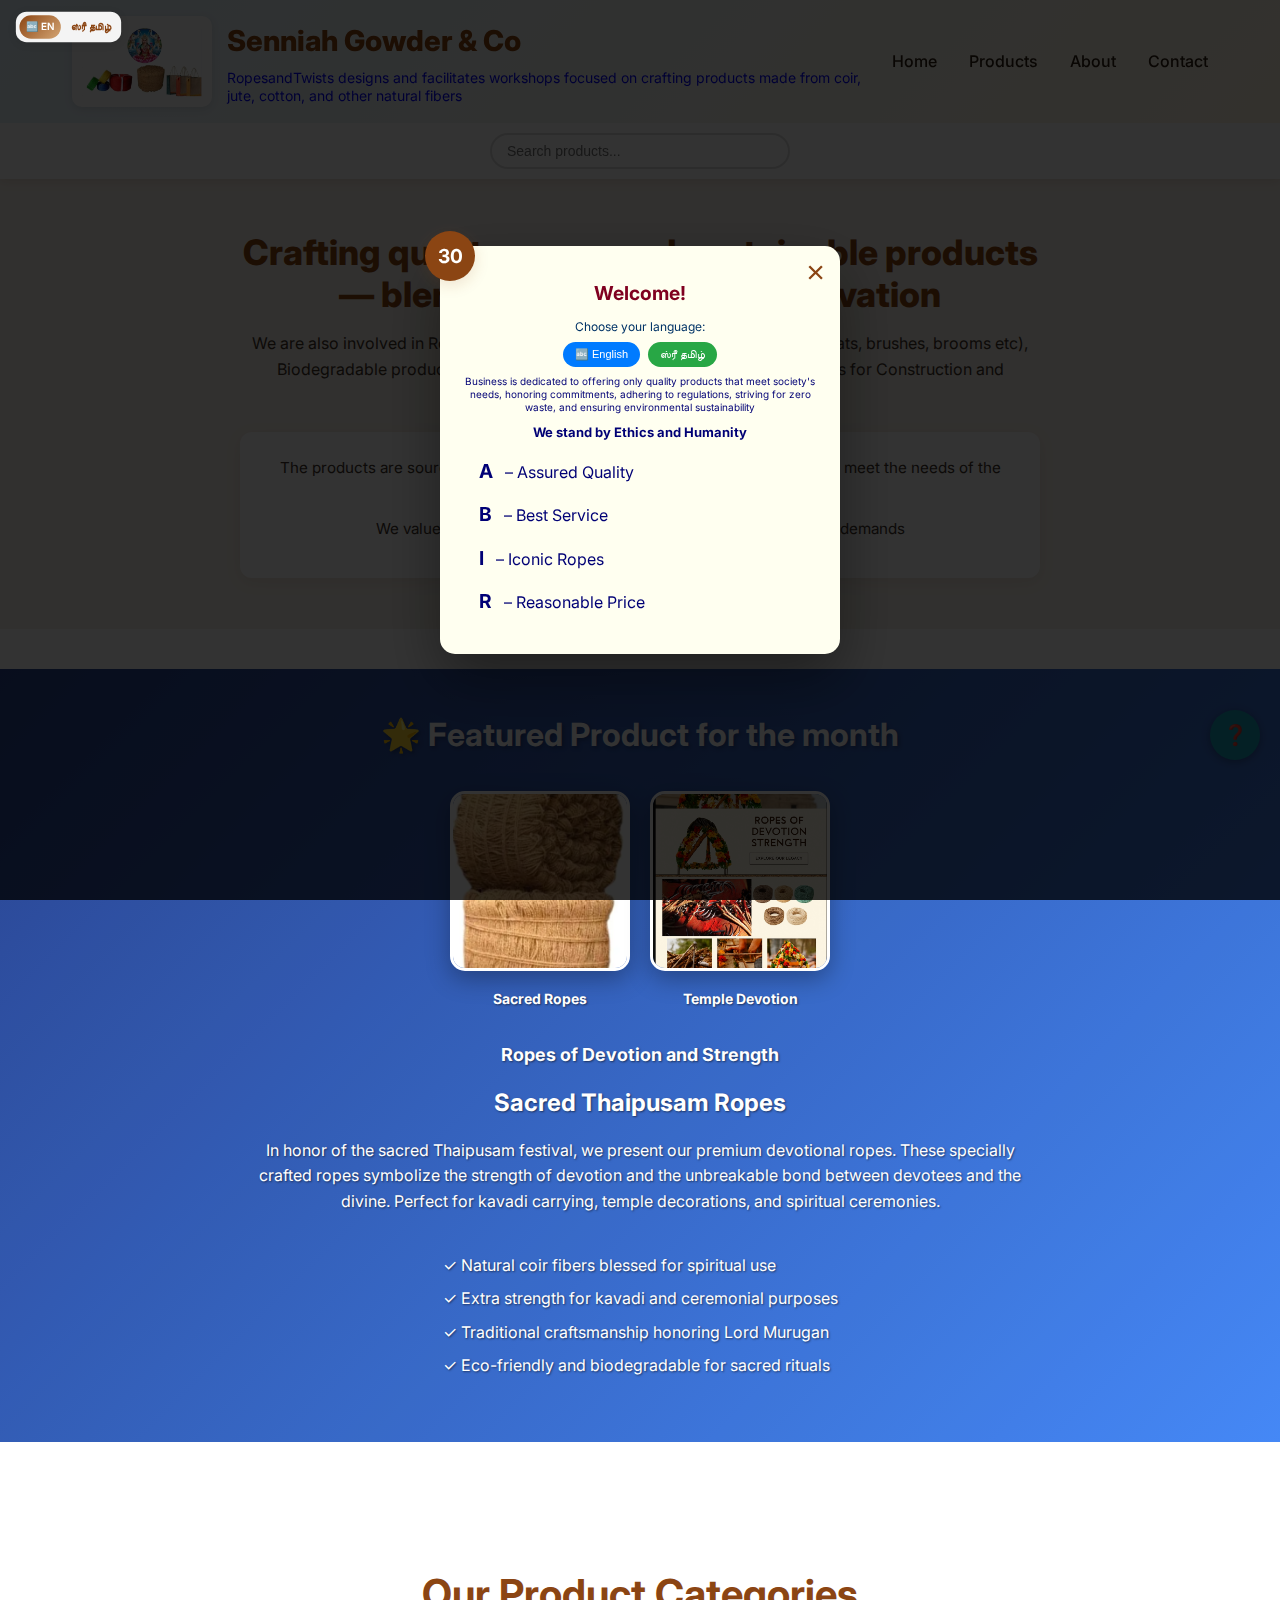
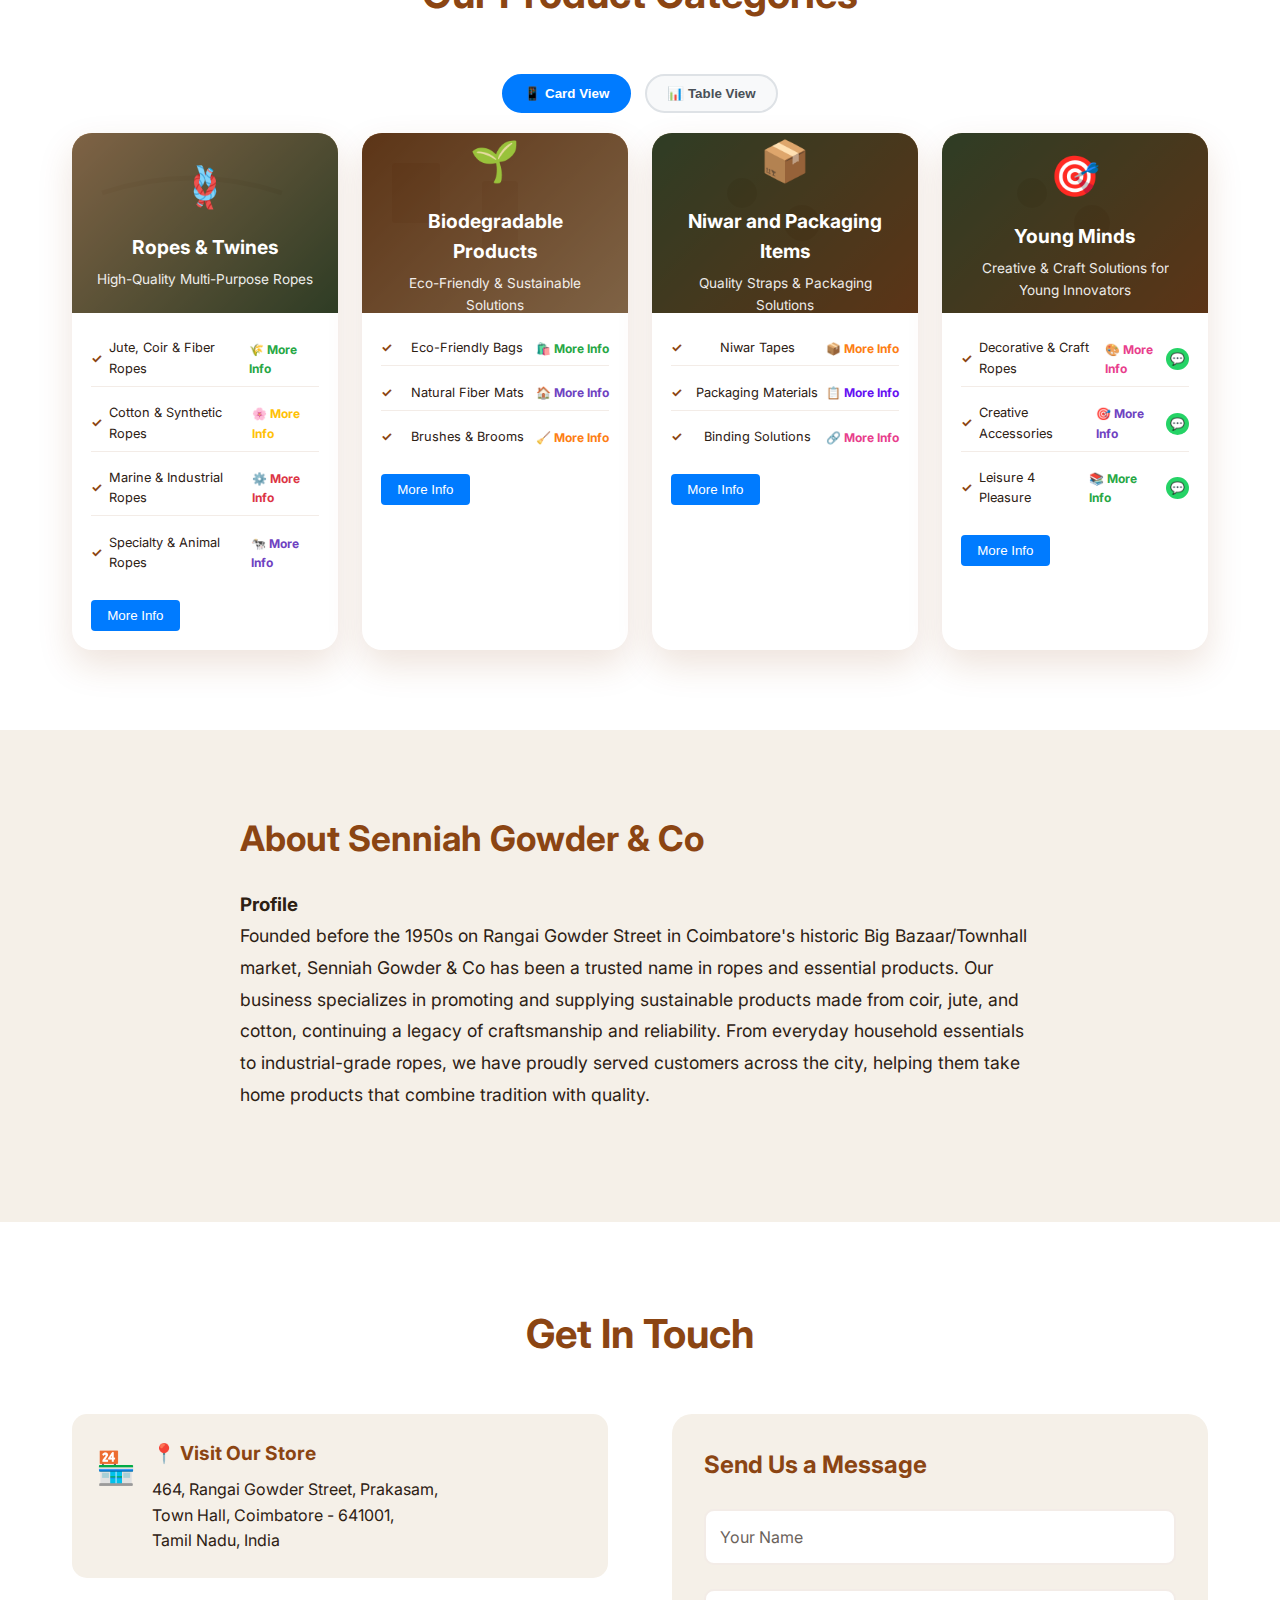
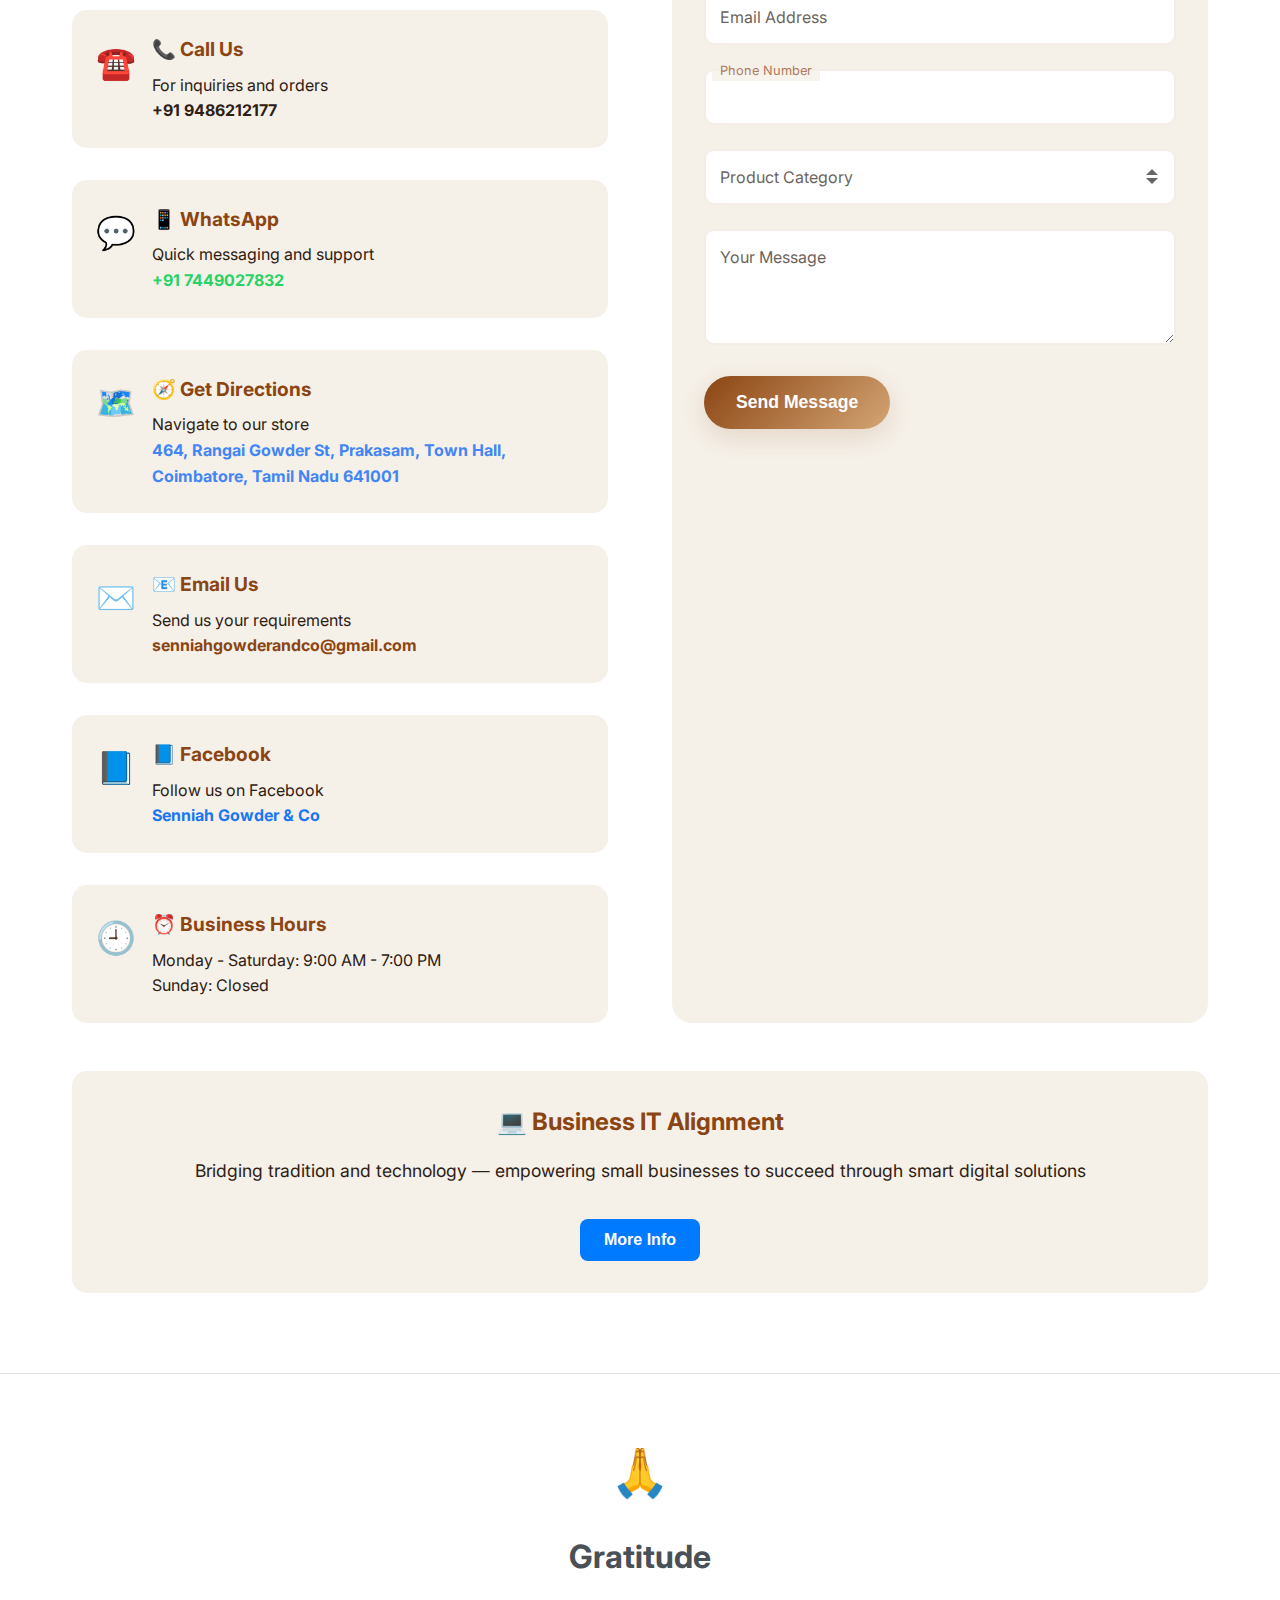
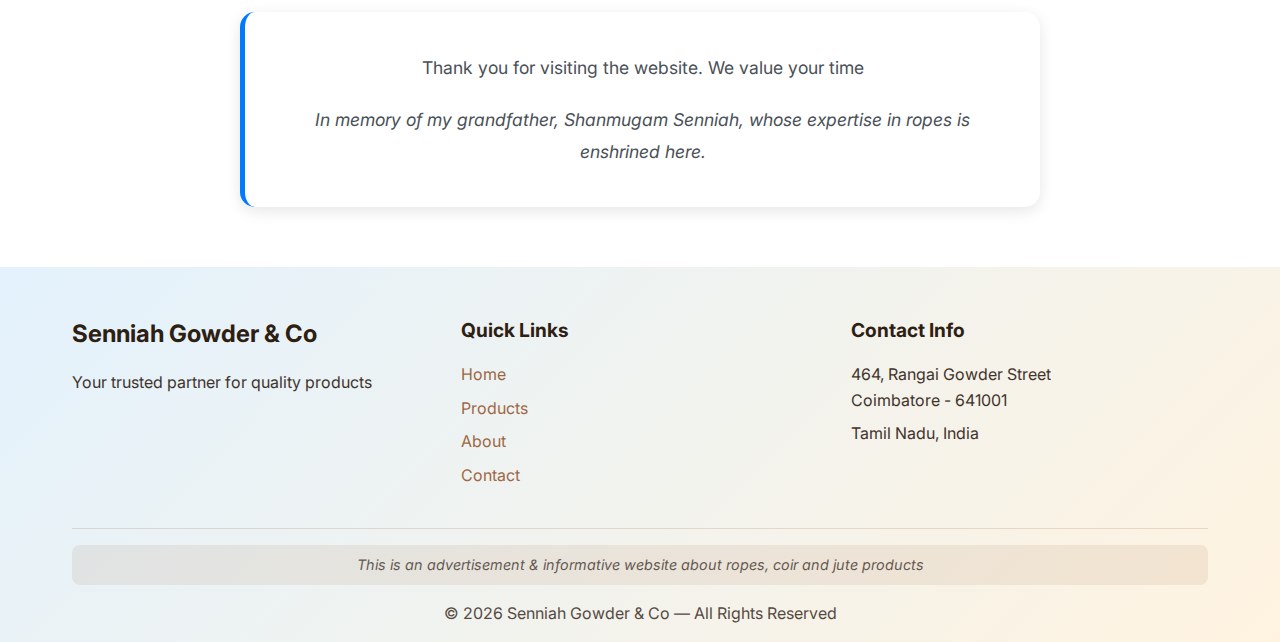
<file: docs/index.html>
<!doctype html>
<html lang="en">
<head>
  <meta charset="utf-8" />
  <meta name="viewport" content="width=device-width,initial-scale=1" />
  <title>Best Ropes Manufacturer in India | Senniah Gowder & Co | Coir, Jute & Nylon Ropes</title>
  <meta name="description" content="Leading rope manufacturer in India. Premium quality coir ropes, jute ropes, nylon ropes, marine ropes & industrial ropes. Best prices, fast delivery across India. Contact +91-7449027832" />
  
  <!-- Google tag (gtag.js) -->
<script async src="https://www.googletagmanager.com/gtag/js?id=G-V71385NVZF"></script>
<script>
  window.dataLayer = window.dataLayer || [];
  function gtag(){dataLayer.push(arguments);}
  gtag('js', new Date());

  gtag('config', 'G-V71385NVZF');
</script>

  <!-- SEO Meta Tags -->
  <meta name="keywords" content="ropes, rope manufacturer, coir ropes, jute ropes, nylon ropes, marine ropes, construction ropes, climbing ropes, industrial ropes, natural fiber ropes, synthetic ropes, rope supplier, rope factory, Coimbatore ropes, Tamil Nadu rope manufacturer, best ropes India, quality ropes, rope wholesale, rope distributor, rope exporter">
  <meta name="author" content="Senniah Gowder & Co">
  <meta name="robots" content="index, follow">
  <link rel="canonical" href="https://ropesandtwists.in">
  
  <!-- Open Graph Meta Tags -->
  <meta property="og:title" content="Senniah Gowder & Co — Quality Ropes & Sustainable Products">
  <meta property="og:description" content="Crafting quality ropes and sustainable products — blending tradition with innovation. Premium coir, jute, and synthetic ropes from Coimbatore.">
  <meta property="og:type" content="website">
  <meta property="og:url" content="https://ropesandtwists.in">
  <meta property="og:image" content="https://ropesandtwists.in/AboutUsImage.png">
  <meta property="og:locale" content="en_US">
  <meta property="og:site_name" content="Senniah Gowder & Co">
  
  <!-- Twitter Card Meta Tags -->
  <meta name="twitter:card" content="summary_large_image">
  <meta name="twitter:title" content="Senniah Gowder & Co — Quality Ropes & Sustainable Products">
  <meta name="twitter:description" content="Crafting quality ropes and sustainable products — blending tradition with innovation.">
  <meta name="twitter:image" content="https://ropesandtwists.in/AboutUsImage.png">
  
  <!-- Structured Data -->
  <script type="application/ld+json">
  {
    "@context": "https://schema.org",
    "@type": "LocalBusiness",
    "name": "Senniah Gowder & Co",
    "description": "Premium manufacturer of coir products, ropes, and sustainable materials",
    "url": "https://ropesandtwists.in",
    "telephone": "+91-7449027832",
    "email": "senniahgowderandco@gmail.com",
    "address": {
      "@type": "PostalAddress",
      "streetAddress": "464, Rangai Gowder Street, Prakasam",
      "addressLocality": "Coimbatore",
      "addressRegion": "Tamil Nadu",
      "postalCode": "641001",
      "addressCountry": "IN"
    },
    "geo": {
      "@type": "GeoCoordinates",
      "latitude": "11.0168",
      "longitude": "76.9558"
    },
    "openingHours": "Mo-Sa 09:00-19:00",
    "priceRange": "$$",
    "image": "https://ropesandtwists.in/AboutUsImage.png"
  }
  </script>
  <link href="business-styles.css" rel="stylesheet" />
  <link rel="preconnect" href="https://fonts.googleapis.com">
  <link href="https://fonts.googleapis.com/css2?family=Inter:wght@300;400;600;800&display=swap" rel="stylesheet">
  <link href="https://fonts.googleapis.com/css2?family=Noto+Sans+Tamil:wght@300;400;600;800&display=swap" rel="stylesheet">
  <style>
    @media (max-width: 768px) {
      .container { padding: 0 15px; }
      .header .container { flex-direction: column; gap: 10px; }
      .nav-menu { flex-wrap: wrap; justify-content: center; gap: 15px; }
      .nav-menu a { font-size: 14px; }
      .hero-content h2 { font-size: clamp(1.5rem, 5vw, 2.5rem); }
      .hero-content p { font-size: clamp(0.9rem, 3vw, 1rem); }
      .products-grid { grid-template-columns: 1fr; gap: 20px; }
      .contact-content { grid-template-columns: 1fr !important; gap: 2rem !important; }
      .contact-info { display: flex; flex-direction: column; gap: 1rem; }
      .footer-content { flex-direction: column; text-align: center; gap: 20px; }
    }
    @media (max-width: 480px) {
      .nav-brand { gap: 10px !important; }
      .header-logo { max-width: 90px !important; min-width: 75px !important; padding: 6px !important; }
      .brand-text h1 { font-size: clamp(1rem, 4vw, 1.4rem) !important; }
      .brand-text p { font-size: clamp(0.7rem, 2vw, 12px) !important; }
    }
    /* Override for rope buttons */
    .product-details li button.more-info-btn {
      display: block !important;
      visibility: visible !important;
      opacity: 1 !important;
      position: relative !important;
      z-index: 999 !important;
      margin: 8px 0 !important;
      padding: 8px 16px !important;
      border: none !important;
      border-radius: 4px !important;
      cursor: pointer !important;
      font-size: 12px !important;
      font-weight: bold !important;
      width: auto !important;
      min-width: 100px !important;
    }
    
    /* Toggle buttons */
    .toggle-btn {
      background: #f8f9fa;
      color: #495057;
      border: 2px solid #dee2e6;
      padding: 10px 20px;
      margin: 0 5px;
      border-radius: 25px;
      cursor: pointer;
      font-weight: 600;
      transition: all 0.3s ease;
    }
    
    .toggle-btn.active {
      background: #007bff;
      color: white;
      border-color: #007bff;
    }
    
    .toggle-btn:hover {
      transform: translateY(-2px);
      box-shadow: 0 4px 12px rgba(0,123,255,0.3);
    }
    
    /* Table styles */
    .table-container {
      overflow-x: auto;
      margin: 20px 0;
    }
    
    .products-table {
      width: 100%;
      border-collapse: collapse;
      font-size: 14px;
      box-shadow: 0 5px 15px rgba(0,0,0,0.1);
      border-radius: 10px;
      overflow: hidden;
    }
    
    .products-table thead {
      background: linear-gradient(135deg, #28a745, #20c997);
      color: white;
    }
    
    .products-table th {
      padding: 15px 12px;
      text-align: left;
      font-weight: 600;
      font-size: 13px;
      text-transform: uppercase;
      letter-spacing: 0.5px;
    }
    
    .products-table tbody tr {
      border-bottom: 1px solid #eee;
      transition: all 0.3s ease;
    }
    
    .products-table tbody tr:hover {
      background: #f8f9fa;
    }
    
    .products-table td {
      padding: 15px 12px;
      vertical-align: top;
      line-height: 1.5;
    }
    
    .category-cell {
      font-weight: 600;
      color: #007bff;
      border-left: 4px solid #007bff;
      background: #f8f9fa;
    }
    
    .category-icon {
      font-size: 20px;
      margin-right: 8px;
    }
    
    .type-cell {
      color: #495057;
      font-weight: 500;
    }
    
    .characteristics-cell {
      color: #6c757d;
      font-size: 13px;
    }
    
    .use-cell {
      color: #28a745;
      font-weight: 500;
    }
    
    .more-info-cell {
      text-align: center;
    }
    
    .info-btn {
      background: linear-gradient(135deg, #007bff, #0056b3);
      color: white;
      border: none;
      padding: 8px 16px;
      border-radius: 20px;
      cursor: pointer;
      font-size: 12px;
      font-weight: 600;
      transition: all 0.3s ease;
      margin-right: 5px;
    }
    
    .info-btn:hover {
      transform: translateY(-2px);
      box-shadow: 0 5px 15px rgba(0,123,255,0.3);
    }
    
    .quote-btn {
      background: linear-gradient(135deg, #25D366, #128C7E);
      color: white;
      border: none;
      padding: 6px 12px;
      border-radius: 15px;
      cursor: pointer;
      font-size: 11px;
      font-weight: 600;
      transition: all 0.3s ease;
    }
    
    .quote-btn:hover {
      transform: translateY(-1px);
      box-shadow: 0 3px 10px rgba(37,211,102,0.3);
    }
  </style>
</head>
<body>
  <!-- Scroll to Top Button -->
  <button id="scrollToTop" class="scroll-to-top" onclick="scrollToTop()" style="display: none; position: fixed; bottom: 20px; right: 20px; background: #007bff; color: white; border: none; border-radius: 50%; width: 50px; height: 50px; font-size: 18px; cursor: pointer; z-index: 1000; box-shadow: 0 2px 10px rgba(0,0,0,0.3); transition: all 0.3s ease;">↑</button>
  
  <!-- Scroll to Top Button -->
  <button id="scrollToTop" class="scroll-to-top" onclick="scrollToTop()" style="display: none; position: fixed; bottom: 20px; right: 20px; background: #007bff; color: white; border: none; border-radius: 50%; width: 50px; height: 50px; font-size: 18px; cursor: pointer; z-index: 1000; box-shadow: 0 2px 10px rgba(0,0,0,0.3); transition: all 0.3s ease;">↑</button>
  
  <!-- Help Chat Button -->
  <button id="helpChatBtn" onclick="toggleHelpChat()" style="position: fixed; bottom: 140px; right: 20px; background: #17a2b8; color: white; border: none; border-radius: 50%; width: 50px; height: 50px; font-size: 20px; cursor: pointer; z-index: 1000; box-shadow: 0 2px 10px rgba(0,0,0,0.3); transition: all 0.3s ease;">❓</button>
  
  <!-- Help Chat Popup -->
  <div id="helpChatPopup" style="display: none; position: fixed; bottom: 200px; right: 20px; width: 300px; max-height: 400px; background: white; border-radius: 15px; box-shadow: 0 10px 30px rgba(0,0,0,0.3); z-index: 1001; overflow: hidden;">
    <div style="background: #17a2b8; color: white; padding: 15px; display: flex; justify-content: space-between; align-items: center;">
      <h4 style="margin: 0; font-size: 16px;" data-en="Quick Help" data-ta="விரைவு உதவி">Quick Help</h4>
      <button onclick="toggleHelpChat()" style="background: none; border: none; color: white; font-size: 18px; cursor: pointer;">&times;</button>
    </div>
    <div style="padding: 15px; max-height: 300px; overflow-y: auto;">
      <div class="help-options">
        <button onclick="showHelpInfo('hours')" style="width: 100%; padding: 10px; margin: 5px 0; background: #f8f9fa; border: 1px solid #dee2e6; border-radius: 8px; cursor: pointer; text-align: left;" data-en="🕒 Business Hours" data-ta="🕒 வணிக நேரம்">🕒 Business Hours</button>
        <button onclick="showHelpInfo('contact')" style="width: 100%; padding: 10px; margin: 5px 0; background: #f8f9fa; border: 1px solid #dee2e6; border-radius: 8px; cursor: pointer; text-align: left;" data-en="📞 Contact Info" data-ta="📞 தொடர்பு தகவல்">📞 Contact Info</button>
        <button onclick="showHelpInfo('products')" style="width: 100%; padding: 10px; margin: 5px 0; background: #f8f9fa; border: 1px solid #dee2e6; border-radius: 8px; cursor: pointer; text-align: left;" data-en="🪢 Our Products" data-ta="🪢 எங்கள் தயாரிப்புகள்">🪢 Our Products</button>
        <button onclick="showHelpInfo('location')" style="width: 100%; padding: 10px; margin: 5px 0; background: #f8f9fa; border: 1px solid #dee2e6; border-radius: 8px; cursor: pointer; text-align: left;" data-en="📍 Store Location" data-ta="📍 கடை இடம்">📍 Store Location</button>
        <button onclick="showHelpInfo('quote')" style="width: 100%; padding: 10px; margin: 5px 0; background: #f8f9fa; border: 1px solid #dee2e6; border-radius: 8px; cursor: pointer; text-align: left;" data-en="💬 Get Quote" data-ta="💬 மேற்கோள் பெறவும்">💬 Get Quote</button>
        <button onclick="quickWhatsAppConnect()" style="width: 100%; padding: 10px; margin: 5px 0; background: #25D366; color: white; border: none; border-radius: 8px; cursor: pointer; text-align: left;" data-en="📱 Quick WhatsApp Connect" data-ta="📱 விரைவு வாட்ஸ்அப் இணைப்பு">📱 Quick WhatsApp Connect</button>
      </div>
      <div id="helpContent" style="margin-top: 15px; padding: 10px; background: #e3f2fd; border-radius: 8px; font-size: 14px; display: none;"></div>
    </div>
  </div>
  
  <!-- Image Enlargement Popup -->
  <div id="imagePopup" style="display: none; position: fixed; top: 0; left: 0; width: 100%; height: 100%; background: rgba(0,0,0,0.9); z-index: 3000; justify-content: center; align-items: center;">
    <div style="position: relative; max-width: 90%; max-height: 90%;">
      <button onclick="closeImagePopup()" style="position: absolute; top: -40px; right: 0; background: rgba(255,255,255,0.2); border: none; color: white; font-size: 30px; cursor: pointer; border-radius: 50%; width: 40px; height: 40px;">&times;</button>
      <img id="enlargedImage" style="max-width: 100%; max-height: 100%; border-radius: 10px; box-shadow: 0 10px 30px rgba(0,0,0,0.5);">
    </div>
  </div>
  
  <!-- Search Results Popup -->
  <div id="searchResults" style="display: none; position: fixed; top: 0; left: 0; width: 100%; height: 100%; background: rgba(0,0,0,0.8); z-index: 2500; overflow-y: auto;" onclick="closeSearchResults(event)">
    <div style="background: white; margin: 50px auto; padding: 30px; border-radius: 15px; max-width: 800px; position: relative;">
      <div style="display: flex; justify-content: space-between; align-items: center; margin-bottom: 20px;">
        <h3 id="searchTitle">Search Results</h3>
        <button onclick="closeSearchResults()" style="background: #ff6b6b; color: white; border: none; border-radius: 50%; width: 30px; height: 30px; cursor: pointer;">✕</button>
      </div>
      <div id="searchResultsList"></div>
    </div>
  </div>
  
  <!-- Product Info Popup -->
  <div id="productPopup" style="display: none; position: fixed; top: 0; left: 0; width: 100%; height: 100%; background: rgba(0,0,0,0.7); z-index: 2000; justify-content: center; align-items: center;">
    <div style="background: #FFFFF0; padding: 0; border-radius: 15px; max-width: 600px; width: 90%; max-height: 85%; overflow: hidden; box-shadow: 0 10px 30px rgba(0,0,0,0.3);">
      <div id="popupHeader" style="background: linear-gradient(135deg, #007bff, #0056b3); color: white; padding: 20px; position: relative;">
        <button onclick="closeProductPopup()" style="position: absolute; top: 15px; right: 20px; background: rgba(255,255,255,0.2); border: none; color: white; font-size: 24px; cursor: pointer; border-radius: 50%; width: 35px; height: 35px;">&times;</button>
        <div style="display: flex; align-items: center; gap: 15px;">
          <div id="popupIcon" style="font-size: 40px;">🪢</div>
          <h3 id="popupTitle" style="margin: 0; font-size: 24px;">Product Details</h3>
        </div>
      </div>
      <div style="padding: 25px; overflow-y: auto; max-height: 400px; color: #1B2951;">
        <div id="popupContent"></div>
      </div>
    </div>
  </div>
  <!-- Welcome Popup -->
  <div id="welcomePopup" class="welcome-popup">
    <div class="welcome-content">
      <div class="timer-circle">
        <span id="timer">30</span>
      </div>
      <button class="close-btn" onclick="closeWelcomePopup()">&times;</button>
      <h2 data-en="Welcome!" data-ta="வரவேற்கிறோம்!" style="color: #800020; font-size: 1.2rem; margin: 8px 0;">Welcome!</h2>
      <div style="margin: 8px 0; text-align: center;">
        <p style="margin-bottom: 6px; font-size: 12px; color: #003366;" data-en="Choose your language:" data-ta="உங்கள் மொழியைத் தேர்ந்தெடுக்கவும்:">Choose your language:</p>
        <div style="display: flex; gap: 8px; justify-content: center;">
          <button onclick="setLanguage('en')" style="background: #007bff; color: white; border: none; padding: 6px 12px; border-radius: 15px; cursor: pointer; font-size: 11px;">
            🔤 English
          </button>
          <button onclick="setLanguage('ta')" style="background: #28a745; color: white; border: none; padding: 6px 12px; border-radius: 15px; cursor: pointer; font-size: 11px;">
            ஸ்ரீ தமிழ்
          </button>
        </div>
      </div>
      <p style="font-size: 10px; line-height: 1.3; margin: 8px 0;" data-en="Our Business is dedicated in offering quality products that meet society's needs, honoring commitments, adhering to regulations, striving for zero waste, and ensuring environmental sustainability" data-ta="எங்கள் வணிகம் சமுதாயத்தின் தேவைகளை பூர்த்தி செய்யும் தரமான பொருட்களை மட்டுமே வழங்குவதில் அர்ப்பணிப்புடன் உள்ளது, உறுதிமொழிகளை மதித்து, விதிமுறைகளை கடைபிடித்து, பூஜ்ய கழிவுக்கு பாடுபட்டு, சுற்றுச்சூழல் நிலைத்தன்மையை உறுதி செய்கிறது">Business is dedicated to offering only quality products that meet society's needs, honoring commitments, adhering to regulations, striving for zero waste, and ensuring environmental sustainability</p>
      <h3 style="font-size: 13px; margin: 6px 0;" data-en="We stand by Ethics and Humanity" data-ta="நாங்கள் நெறிமுறைகள் மற்றும் மனிதநேயத்தை ஆதரிக்கிறோம்">We stand by Ethics and Humanity</h3>
      <ul class="vision-list" style="font-size: 10px; margin: 6px 0; padding-left: 15px;">
        <li><strong>A</strong> – <span data-en="Assured Quality" data-ta="உறுதியான தரம்">Assured Quality</span></li>
        <li><strong>B</strong> – <span data-en="Best Service" data-ta="சிறந்த சேவை">Best Service</span></li>
        <li><strong>I</strong> – <span data-en="Iconic Ropes" data-ta="சின்னமான கயிறுகள்">Iconic Ropes</span></li>
        <li><strong>R</strong> – <span data-en="Reasonable Price" data-ta="நியாயமான விலை">Reasonable Price</span></li>
      </ul>
    </div>
  </div>


  <!-- Language Toggle -->
  <div class="language-toggle" style="position: fixed !important; top: 10px !important; left: 10px !important; background: rgba(255,255,255,0.95) !important; padding: 4px !important; border-radius: 12px !important; box-shadow: 0 2px 10px rgba(0,0,0,0.1) !important; z-index: 1001 !important; font-size: 11px !important; transform: scale(0.9) !important;">
    <div class="radio-group">
      <input type="radio" id="lang-en" name="language" value="en" onchange="switchLanguage('en')" checked>
      <label for="lang-en" style="padding: 4px 7px !important; font-size: 11px !important;">🔤 EN</label>
      <input type="radio" id="lang-ta" name="language" value="ta" onchange="switchLanguage('ta')">
      <label for="lang-ta" style="padding: 4px 7px !important; font-size: 11px !important;">ஸ்ரீ தமிழ்</label>
    </div>
  </div>

  <!-- Header -->
  <header class="header">
    <div class="container">
      <div class="nav-brand" style="display: flex; align-items: center; gap: 15px; flex-wrap: wrap; justify-content: flex-start;">
        <img src="AboutUsImage.png" alt="Senniah Gowder & Co Logo" class="header-logo" style="order: -1; max-width: 140px; height: auto; min-width: 120px; background: white; padding: 10px; border-radius: 10px; box-shadow: 0 2px 8px rgba(0,0,0,0.1);">
        <div class="brand-text" style="display: flex; flex-direction: column; gap: 5px; flex: 1; min-width: 0;">
          <h1 style="margin: 0; font-size: clamp(1.2rem, 4vw, 1.8rem);" data-en="Senniah Gowder & Co" data-ta="சென்னையா கவுடர் & கோ">Senniah Gowder & Co</h1>
          <p style="color: blue; margin: 0; font-size: clamp(0.8rem, 2.5vw, 14px); line-height: 1.3;" data-en="RopesandTwists designs and facilitates workshops focused on crafting products made from coir, jute, cotton, and other natural fibers" data-ta="ரோப்ஸ்அண்ட்ட்விஸ்ட்ஸ் தென்னை நார், சணல், பருத்தி மற்றும் பிற இயற்கை நார்களிலிருந்து பொருட்களை உருவாக்குவதில் கவனம் செலுத்தும் பட்டறைகளை வடிவமைத்து நடத்துகிறது">RopesandTwists designs and facilitates workshops focused on crafting products made from coir, jute, cotton, and other natural fibers</p>
        </div>
      </div>
      <nav class="nav-menu">
        <a href="#home" data-en="Home" data-ta="முகப்பு">Home</a>
        <a href="#products" data-en="Products" data-ta="தயாரிப்புகள்">Products</a>
        <a href="#about" data-en="About" data-ta="எங்களைப் பற்றி">About</a>
        <a href="#contact" data-en="Contact" data-ta="தொடர்பு">Contact</a>
      </nav>
    </div>
    <!-- Search Bar -->
    <div class="search-container" style="display: flex; justify-content: center; padding: 10px 0; background: rgba(255,255,255,0.9);">
      <input type="text" id="searchInput" placeholder="Search products..." onkeyup="searchProducts()" style="padding: 8px 15px; border: 2px solid #ddd; border-radius: 25px; width: 300px; font-size: 14px; outline: none; transition: border-color 0.3s;">
      <button onclick="clearSearch()" id="clearSearch" style="display: none; background: #ff6b6b; color: white; border: none; border-radius: 50%; width: 25px; height: 25px; cursor: pointer; font-size: 12px; margin-left: 10px;">✕</button>
    </div>
  </header>

  <!-- Hero Section -->
  <section id="home" class="hero">
    <div class="hero-background"></div>
    <div class="container">
      <div class="hero-content">
        <h2 data-en="Crafting quality ropes and sustainable products — Blending tradition with innovation" data-ta="தரமான கயிறுகள் மற்றும் நிலையான பொருட்களை உருவாக்குதல் — பாரம்பரியத்தை புதுமையுடன் இணைத்தல்">Crafting quality ropes and sustainable products — blending tradition with innovation</h2>
        <p data-en="We are also involved in Rope materials for packaging, House keeping items (Mats, brushes, brooms etc), Biodegradable products, Essential things for domestic animals, Twine/Ropes for Construction and Electricals" data-ta="நாங்கள் பேக்கேஜிங்கிற்கான கயிறு பொருட்கள், வீட்டு பராமரிப்பு பொருட்கள் (பாய்கள், தூரிகைகள், விளக்குமாறுகள் போன்றவை), மக்கும் பொருட்கள், வீட்டு விலங்குகளுக்கான அத்தியாவசிய பொருட்கள், கட்டுமானம் மற்றும் மின்சார பொருட்களுக்கான கயிறுகள்/நூல்களிலும் ஈடுபட்டுள்ளோம்">We are also involved in Rope materials for packaging, House keeping items (Mats, brushes, brooms etc), Biodegradable products, Essential things for domestic animals, Twine/Ropes for Construction and Electricals</p>
        
        <div class="quality-vision">
          <p data-en="The products are sourced from verified vendors at the best possible pricing to meet the needs of the customers." data-ta="வாடிக்கையாளர்களின் தேவைகளை பூர்த்தி செய்ய சரியான விலையில் சார்ந்த விக்ரயாளர்களிலிருந்து பொருட்கள் பெறப்படுகின்றன.">The products are sourced from verified vendors at the best possible pricing to meet the needs of the customers.</p>
          <p data-en="We value our customers, and our goal is to effectively meet their demands" data-ta="நாங்கள் எங்கள் வாடிக்கையாளர்களை மதிக்கிறோம், அவர்களின் தேவைகளை பரியாயமாக பூர்த்தி செய்வது எங்கள் இலக்காகும்">We value our customers, and our goal is to effectively meet their demands</p>
        </div>
        <!-- <div class="hero-buttons">
          <button class="btn-primary" onclick="scrollToSection('products')" data-en="View Products" data-ta="தயாரிப்புகளைப் பார்க்கவும்">View Products</button>
          <button class="btn-secondary" onclick="scrollToSection('contact')" data-en="Get Quote" data-ta="மேற்கோள் பெறவும்">Get Quote</button>
        </div> -->
      </div>
    </div>
  </section>

  <!-- Featured Products Section -->
  <section class="featured-products" style="background: linear-gradient(135deg, #1e3a8a, #3b82f6); padding: 40px 0; margin: 40px 0; position: relative; overflow: hidden;">
    <div style="position: absolute; top: 0; left: 0; width: 100%; height: 100%; background: rgba(255,255,255,0.05); animation: float 6s ease-in-out infinite;"></div>
    <div class="container" style="position: relative; z-index: 2;">
      <div style="text-align: center; margin-bottom: 30px;">
        <h2 style="color: white; font-size: 2rem; margin-bottom: 10px; text-shadow: 2px 2px 4px rgba(0,0,0,0.3);" data-en="🌟 Featured Product for the month" data-ta="🌟 மாதத்திற்கான சிறப்பு தயாரிப்பு">🌟 Featured Product for the month</h2>
      </div>
      
      <div style="display: flex; flex-direction: column; align-items: center; max-width: 800px; margin: 0 auto;">
        <div style="display: flex; gap: 20px; align-items: center; margin-bottom: 30px; flex-wrap: wrap; justify-content: center;">
          <div style="text-align: center; cursor: pointer;" onclick="enlargeImage('Images/Ropes/Coir Ropes.png')">
            <img src="Images/Ropes/Coir Ropes.png" style="width: 180px; height: 180px; object-fit: cover; border-radius: 15px; border: 3px solid white; box-shadow: 0 8px 25px rgba(0,0,0,0.3); transition: all 0.3s ease;" onmouseover="this.style.transform='scale(1.1)'; this.style.boxShadow='0 12px 35px rgba(0,0,0,0.4)'" onmouseout="this.style.transform='scale(1)'; this.style.boxShadow='0 8px 25px rgba(0,0,0,0.3)'">
            <p style="color: white; font-weight: bold; margin-top: 10px; text-shadow: 1px 1px 2px rgba(0,0,0,0.5); font-size: 14px;">Sacred Ropes</p>
          </div>
          <div style="text-align: center; cursor: pointer;" onclick="enlargeImage('Images-FP/Temple.jpg')">
            <img src="Images-FP/Temple.jpg" style="width: 180px; height: 180px; object-fit: cover; border-radius: 15px; border: 3px solid white; box-shadow: 0 8px 25px rgba(0,0,0,0.3); transition: all 0.3s ease;" onmouseover="this.style.transform='scale(1.1)'; this.style.boxShadow='0 12px 35px rgba(0,0,0,0.4)'" onmouseout="this.style.transform='scale(1)'; this.style.boxShadow='0 8px 25px rgba(0,0,0,0.3)'">
            <p style="color: white; font-weight: bold; margin-top: 10px; text-shadow: 1px 1px 2px rgba(0,0,0,0.5); font-size: 14px;">Temple Devotion</p>
          </div>
        </div>
        <p style="color: white; font-weight: bold; margin-bottom: 15px; text-shadow: 1px 1px 2px rgba(0,0,0,0.5); font-size: 18px; text-align: center;" data-en="Ropes of Devotion and Strength" data-ta="பக்தி மற்றும் வலிமையின் கயிறுகள்">Ropes of Devotion and Strength</p>
        
        <div style="flex: 2; min-width: 300px; color: white; text-shadow: 1px 1px 2px rgba(0,0,0,0.5); text-align: center;">
          <h3 style="margin-bottom: 15px; font-size: 1.5rem;" data-en="Sacred Thaipusam Ropes" data-ta="புனித தைப்பூசம் கயிறுகள்">Sacred Thaipusam Ropes</h3>
          <p style="line-height: 1.6; margin-bottom: 15px;" data-en="In honor of the sacred Thaipusam festival, we present our premium devotional ropes. These specially crafted ropes symbolize the strength of devotion and the unbreakable bond between devotees and the divine. Perfect for kavadi carrying, temple decorations, and spiritual ceremonies." data-ta="புனித தைப்பூசம் திருவிழாவின் நினைவாக, எங்கள் பிரீமியம் பக்தி கயிறுகளை வழங்குகிறோம். இந்த சிறப்பாக வடிவமைக்கப்பட்ட கயிறுகள் பக்தியின் வலிமையையும் பக்தர்களுக்கும் தெய்வத்திற்கும் இடையிலான அழியாத பந்தத்தையும் குறிக்கின்றன. காவடி சுமத்தல், கோவில் அலங்காரம் மற்றும் ஆன்மீக சடங்குகளுக்கு ஏற்றது.">In honor of the sacred Thaipusam festival, we present our premium devotional ropes. These specially crafted ropes symbolize the strength of devotion and the unbreakable bond between devotees and the divine. Perfect for kavadi carrying, temple decorations, and spiritual ceremonies.</p>
          <ul style="list-style: none; padding: 0; margin: 15px 0; text-align: left; display: inline-block;">
            <li style="margin: 8px 0;">✓ <span data-en="Natural coir fibers blessed for spiritual use" data-ta="ஆன்மீக பயன்பாட்டிற்காக ஆசீர்வதிக்கப்பட்ட இயற்கை தென்னை நார்கள்">Natural coir fibers blessed for spiritual use</span></li>
            <li style="margin: 8px 0;">✓ <span data-en="Extra strength for kavadi and ceremonial purposes" data-ta="காவடி மற்றும் சடங்கு நோக்கங்களுக்கு கூடுதல் வலிமை">Extra strength for kavadi and ceremonial purposes</span></li>
            <li style="margin: 8px 0;">✓ <span data-en="Traditional craftsmanship honoring Lord Murugan" data-ta="முருகன் பெருமானை மதிக்கும் பாரம்பரிய கைவினை">Traditional craftsmanship honoring Lord Murugan</span></li>
            <li style="margin: 8px 0;">✓ <span data-en="Eco-friendly and biodegradable for sacred rituals" data-ta="புனித சடங்குகளுக்கு சுற்றுச்சூழல் நட்பு மற்றும் மக்கும்">Eco-friendly and biodegradable for sacred rituals</span></li>
          </ul>
        </div>
      </div>
    </div>
    
    <style>
      @keyframes float {
        0%, 100% { transform: translateY(0px) rotate(0deg); }
        50% { transform: translateY(-10px) rotate(180deg); }
      }
    </style>
  </section>

  <!-- Products Section -->
  <section id="products" class="products">
    <div class="container">
      <h2 class="section-title" data-en="Our Product Categories" data-ta="எங்கள் தயாரிப்பு வகைகள்">Our Product Categories</h2>
      
      <!-- View Toggle -->
      <div class="view-toggle" style="text-align: center; margin: 20px 0;">
        <button id="cardViewBtn" class="toggle-btn active" onclick="switchView('card')" data-en="📱 Card View" data-ta="📱 கார்டு காட்சி">📱 Card View</button>
        <button id="tableViewBtn" class="toggle-btn" onclick="switchView('table')" data-en="📊 Table View" data-ta="📊 அட்டவணை காட்சி">📊 Table View</button>
      </div>
      
      <div id="cardView" class="products-grid">
        <!-- Ropes -->
        <div class="product-card">
          <div class="product-image ropes-image">
            <div class="product-overlay">
              <div class="product-icon">🪢</div>
              <h3 data-en="Ropes & Twines" data-ta="கயிறுகள் மற்றும் நூல்கள்">Ropes & Twines</h3>
              <p data-en="High-Quality Multi-Purpose Ropes" data-ta="உயர்தர பல்நோக்கு கயிறுகள்">High-Quality Multi-Purpose Ropes</p>
            </div>
          </div>
          <div class="product-details">
            <ul>
              <li style="margin-bottom: 10px; display: flex; justify-content: space-between; align-items: center;">
                <span data-en="Jute, Coir & Fiber Ropes" data-ta="சணல்,தென்னை நார் மற்றும் இயற்கை நார் கயிறுகள்">Jute, Coir & Fiber Ropes</span>
                <a href="#" onclick="showProductInfo('jute-coir'); return false;" style="color: #28a745; text-decoration: none; font-weight: bold; font-size: 12px;">🌾 More Info</a>
              </li>
              <li style="margin-bottom: 10px; display: flex; justify-content: space-between; align-items: center;">
                <span data-en="Cotton & Synthetic Ropes" data-ta="பருத்தி மற்றும் செயற்கை கயிறுகள்">Cotton & Synthetic Ropes</span>
                <a href="#" onclick="showProductInfo('cotton-synthetic'); return false;" style="color: #ffc107; text-decoration: none; font-weight: bold; font-size: 12px;">🌸 More Info</a>
              </li>
              <li style="margin-bottom: 10px; display: flex; justify-content: space-between; align-items: center;">
                <span data-en="Marine & Industrial Ropes" data-ta="கடல் மற்றும் தொழில்துறை கயிறுகள்">Marine & Industrial Ropes</span>
                <a href="#" onclick="showProductInfo('marine-industrial'); return false;" style="color: #dc3545; text-decoration: none; font-weight: bold; font-size: 12px;">⚙️ More Info</a>
              </li>
              <li style="margin-bottom: 10px; display: flex; justify-content: space-between; align-items: center;">
                <span data-en="Specialty & Animal Ropes" data-ta="சிறப்பு மற்றும் விலங்கு கயிறுகள்">Specialty & Animal Ropes</span>
                <a href="#" onclick="showProductInfo('specialty-animal'); return false;" style="color: #6f42c1; text-decoration: none; font-weight: bold; font-size: 12px;">🐄 More Info</a>
              </li>
            </ul>
            <button class="more-info-btn" onclick="showProductInfo('ropes')" style="background: #007bff; color: white; border: none; padding: 8px 16px; border-radius: 4px; cursor: pointer; margin-top: 10px;" data-en="More Info" data-ta="மேலும் தகவல்">More Info</button>
          </div>
        </div>

        <!-- Biodegradable Products -->
        <div class="product-card">
          <div class="product-image construction-image">
            <div class="product-overlay">
              <div class="product-icon">🌱</div>
              <h3 data-en="Biodegradable Products" data-ta="மக்கும் பொருட்கள்">Biodegradable Products</h3>
              <p data-en="Eco-Friendly & Sustainable Solutions" data-ta="சுற்றுச்சூழல் நட்பு மற்றும் நிலையான தீர்வுகள்">Eco-Friendly & Sustainable Solutions</p>
            </div>
          </div>
          <div class="product-details">
            <ul>
              <li style="margin-bottom: 10px; display: flex; justify-content: space-between; align-items: center;">
                <span data-en="Eco-Friendly Bags" data-ta="சுற்றுச்சூழல் நட்பு பைகள்">Eco-Friendly Bags</span>
                <a href="#" onclick="showProductInfo('eco-bags'); return false;" style="color: #28a745; text-decoration: none; font-weight: bold; font-size: 12px;">🛍️ More Info</a>
              </li>
              <li style="margin-bottom: 10px; display: flex; justify-content: space-between; align-items: center;">
                <span data-en="Natural Fiber Mats" data-ta="இயற்கை நார் பாய்கள்">Natural Fiber Mats</span>
                <a href="#" onclick="showProductInfo('natural-mats'); return false;" style="color: #6f42c1; text-decoration: none; font-weight: bold; font-size: 12px;">🏠 More Info</a>
              </li>
              <li style="margin-bottom: 10px; display: flex; justify-content: space-between; align-items: center;">
                <span data-en="Brushes & Brooms" data-ta="தூரிகைகள் & விளக்குமாறுகள்">Brushes & Brooms</span>
                <a href="#" onclick="showProductInfo('eco-brushes'); return false;" style="color: #fd7e14; text-decoration: none; font-weight: bold; font-size: 12px;">🧹 More Info</a>
              </li>
            </ul>
            <button class="more-info-btn" onclick="showProductInfo('biodegradable')" style="background: #007bff; color: white; border: none; padding: 8px 16px; border-radius: 4px; cursor: pointer; margin-top: 10px;" data-en="More Info" data-ta="மேலும் தகவல்">More Info</button>
          </div>
        </div>

        <!-- Niwar and Packaging Items -->
        <div class="product-card">
          <div class="product-image household-image">
            <div class="product-overlay">
              <div class="product-icon">📦</div>
              <h3 data-en="Niwar and Packaging Items" data-ta="நிவார் மற்றும் பேக்கேஜிங் பொருட்கள்">Niwar and Packaging Items</h3>
              <p data-en="Quality Straps & Packaging Solutions" data-ta="தரமான கட்டுப்படைகள் & பேக்கேஜிங் தீர்வுகள்">Quality Straps & Packaging Solutions</p>
            </div>
          </div>
          <div class="product-details">
            <ul>
              <li style="margin-bottom: 10px; display: flex; justify-content: space-between; align-items: center;">
                <span data-en="Niwar Tapes" data-ta="நிவார் டேப்கள்">Niwar Tapes</span>
                <a href="#" onclick="showProductInfo('niwar-tapes'); return false;" style="color: #fd7e14; text-decoration: none; font-weight: bold; font-size: 12px;">📦 More Info</a>
              </li>
              <li style="margin-bottom: 10px; display: flex; justify-content: space-between; align-items: center;">
                <span data-en="Packaging Materials" data-ta="பேக்கேஜிங் பொருட்கள்">Packaging Materials</span>
                <a href="#" onclick="showProductInfo('packaging-materials'); return false;" style="color: #6610f2; text-decoration: none; font-weight: bold; font-size: 12px;">📋 More Info</a>
              </li>
              <li style="margin-bottom: 10px; display: flex; justify-content: space-between; align-items: center;">
                <span data-en="Binding Solutions" data-ta="கட்டுதல் தீர்வுகள்">Binding Solutions</span>
                <a href="#" onclick="showProductInfo('binding-solutions'); return false;" style="color: #e83e8c; text-decoration: none; font-weight: bold; font-size: 12px;">🔗 More Info</a>
              </li>
            </ul>
            <button class="more-info-btn" onclick="showProductInfo('niwar')" style="background: #007bff; color: white; border: none; padding: 8px 16px; border-radius: 4px; cursor: pointer; margin-top: 10px;" data-en="More Info" data-ta="மேலும் தகவல்">More Info</button>
          </div>
        </div>

        <!-- Young Minds -->
        <div class="product-card">
          <div class="product-image household-image">
            <div class="product-overlay">
              <div class="product-icon">🎯</div>
              <h3 data-en="Young Minds" data-ta="இளம் மனங்கள்">Young Minds</h3>
              <p data-en="Creative & Craft Solutions for Young Innovators" data-ta="இளம் புதுமையாளர்களுக்கான படைப்பு மற்றும் கைவினை தீர்வுகள்">Creative & Craft Solutions for Young Innovators</p>
            </div>
          </div>
          <div class="product-details">
            <ul>
              <li style="margin-bottom: 10px; display: flex; justify-content: space-between; align-items: center;">
                <span data-en="Decorative & Craft Ropes" data-ta="அலங்கார மற்றும் கைவினை கயிறுகள்">Decorative & Craft Ropes</span>
                <div style="display: flex; gap: 5px; align-items: center;">
                  <a href="#" onclick="showProductInfo('decorative-craft'); return false;" style="color: #e83e8c; text-decoration: none; font-weight: bold; font-size: 12px;">🎨 More Info</a>
                  <button onclick="getQuote('Decorative & Craft Ropes')" style="background: #25D366; color: white; border: none; padding: 4px; border-radius: 50%; font-size: 12px; cursor: pointer;" title="Get Quote via WhatsApp">💬</button>
                </div>
              </li>
              <li style="margin-bottom: 10px; display: flex; justify-content: space-between; align-items: center;">
                <span data-en="Creative Accessories" data-ta="படைப்பு துணைப்பொருட்கள்">Creative Accessories</span>
                <div style="display: flex; gap: 5px; align-items: center;">
                  <a href="#" onclick="showProductInfo('creative-accessories'); return false;" style="color: #6f42c1; text-decoration: none; font-weight: bold; font-size: 12px;">🎯 More Info</a>
                  <button onclick="getQuote('Creative Accessories')" style="background: #25D366; color: white; border: none; padding: 4px; border-radius: 50%; font-size: 12px; cursor: pointer;" title="Get Quote via WhatsApp">💬</button>
                </div>
              </li>
              <li style="margin-bottom: 10px; display: flex; justify-content: space-between; align-items: center;">
                <span data-en="Leisure 4 Pleasure" data-ta="விনோதத்திற்கான இன்பம்">Leisure 4 Pleasure</span>
                <div style="display: flex; gap: 5px; align-items: center;">
                  <a href="#" onclick="showProductInfo('books-4-kids'); return false;" style="color: #28a745; text-decoration: none; font-weight: bold; font-size: 12px;">📚 More Info</a>
                  <button onclick="getQuote('Leisure 4 Pleasure')" style="background: #25D366; color: white; border: none; padding: 4px; border-radius: 50%; font-size: 12px; cursor: pointer;" title="Get Quote via WhatsApp">💬</button>
                </div>
              </li>
            </ul>
            <button class="more-info-btn" onclick="showProductInfo('youngminds')" style="background: #007bff; color: white; border: none; padding: 8px 16px; border-radius: 4px; cursor: pointer; margin-top: 10px;" data-en="More Info" data-ta="மேலும் தகவல்">More Info</button>
        </div>
      </div>
      
      <!-- Table View -->
      <div id="tableView" class="table-container" style="display: none;">
        <div class="table-wrapper">
          <table class="products-table">
            <thead>
              <tr>
                <th data-en="Product Category" data-ta="தயாரிப்பு வகை">Product Category</th>
                <th data-en="Type of Ropes" data-ta="கயிறு வகைகள்">Type of Ropes</th>
                <th data-en="Characteristics" data-ta="பண்புகள்">Characteristics</th>
                <th data-en="Their Use" data-ta="அவற்றின் பயன்பாடு">Their Use</th>
                <th data-en="More Info" data-ta="மேலும் தகவல்">More Info</th>
              </tr>
            </thead>
            <tbody>
              <tr>
                <td class="category-cell"><span class="category-icon">🌾</span><strong data-en="Jute, Coir & Fiber Ropes" data-ta="சணல், தென்னை நார் & இயற்கை நார் கயிறுகள்">Jute, Coir & Fiber Ropes</strong></td>
                <td class="type-cell" data-en="• Jute Ropes<br>• Coir Ropes<br>• Natural Fiber Ropes<br>• Jute Socks<br>• Coir Bundles" data-ta="• சணல் கயிறுகள்<br>• தென்னை நார் கயிறுகள்<br>• இயற்கை நார் கயிறுகள்<br>• சணல் சாக்<br>• தென்னை நார் கட்டுகள்">• Jute Ropes<br>• Coir Ropes<br>• Natural Fiber Ropes<br>• Jute Socks<br>• Coir Bundles</td>
                <td class="characteristics-cell" data-en="• 100% Natural & Biodegradable<br>• High tensile strength<br>• Weather resistant<br>• Eco-friendly" data-ta="• 100% இயற்கை & மக்கும்<br>• அதிக இழுவிசை வலிமை<br>• வானிலை எதிர்ப்பு<br>• சுற்றுச்சூழல் நட்பு">• 100% Natural & Biodegradable<br>• High tensile strength<br>• Weather resistant<br>• Eco-friendly</td>
                <td class="use-cell" data-en="• Agriculture & Farming<br>• Construction binding<br>• Packaging materials<br>• Decorative purposes" data-ta="• விவசாயம் & பண்ணை<br>• கட்டுமான கட்டுதல்<br>• பேக்கேஜிங் பொருட்கள்<br>• அலங்கார நோக்கங்கள்">• Agriculture & Farming<br>• Construction binding<br>• Packaging materials<br>• Decorative purposes</td>
                <td class="more-info-cell"><button class="info-btn" onclick="showProductInfo('jute-coir')" data-en="View Details" data-ta="விவரங்களைப் பார்க்கவும்">View Details</button><button class="quote-btn" onclick="getQuote('Jute, Coir & Fiber Ropes')">💬</button></td>
              </tr>
              <tr>
                <td class="category-cell"><span class="category-icon">🌸</span><strong data-en="Cotton & Synthetic Ropes" data-ta="பருத்தி & செயற்கை கயிறுகள்">Cotton & Synthetic Ropes</strong></td>
                <td class="type-cell" data-en="• Cotton Ropes<br>• PP Ropes<br>• Brown Cotton Ropes<br>• Cotton Rope Mats" data-ta="• பருத்தி கயிறுகள்<br>• PP கயிறுகள்<br>• பழுப்பு பருத்தி கயிறுகள்<br>• பருத்தி கயிறு பாய்கள்">• Cotton Ropes<br>• PP Ropes<br>• Brown Cotton Ropes<br>• Cotton Rope Mats</td>
                <td class="characteristics-cell" data-en="• Soft & comfortable grip<br>• Chemical resistant<br>• Lightweight yet strong<br>• Easy to handle" data-ta="• மென்மையான & வசதியான பிடி<br>• இரசாயன எதிர்ப்பு<br>• இலகுவான ஆனால் வலுவான<br>• கையாள எளிதானது">• Soft & comfortable grip<br>• Chemical resistant<br>• Lightweight yet strong<br>• Easy to handle</td>
                <td class="use-cell" data-en="• Household applications<br>• Exercise & fitness<br>• Decorative crafts<br>• Light industrial use" data-ta="• வீட்டு பயன்பாடுகள்<br>• உடற்பயிற்சி & உடற்தகுதி<br>• அலங்கார கைவினைகள்<br>• இலகு தொழில்துறை பயன்பாடு">• Household applications<br>• Exercise & fitness<br>• Decorative crafts<br>• Light industrial use</td>
                <td class="more-info-cell"><button class="info-btn" onclick="showProductInfo('cotton-synthetic')" data-en="View Details" data-ta="விவரங்களைப் பார்க்கவும்">View Details</button><button class="quote-btn" onclick="getQuote('Cotton & Synthetic Ropes')">💬</button></td>
              </tr>
              <tr>
                <td class="category-cell"><span class="category-icon">⚙️</span><strong data-en="Marine & Industrial Ropes" data-ta="கடல் & தொழில்துறை கயிறுகள்">Marine & Industrial Ropes</strong></td>
                <td class="type-cell" data-en="• Marine Ropes<br>• Nylon Ropes<br>• Load Ropes<br>• Towing Ropes<br>• Tower Ropes" data-ta="• கடல் கயிறுகள்<br>• நைலான் கயிறுகள்<br>• சுமை கயிறுகள்<br>• இழுக்கும் கயிறுகள்<br>• கோபுர கயிறுகள்">• Marine Ropes<br>• Nylon Ropes<br>• Load Ropes<br>• Towing Ropes<br>• Tower Ropes</td>
                <td class="characteristics-cell" data-en="• Extreme durability<br>• Water & UV resistant<br>• High load capacity<br>• Industrial grade quality" data-ta="• அதிக நீடித்த தன்மை<br>• நீர் & UV எதிர்ப்பு<br>• அதிக சுமை திறன்<br>• தொழில்துறை தர தரம்">• Extreme durability<br>• Water & UV resistant<br>• High load capacity<br>• Industrial grade quality</td>
                <td class="use-cell" data-en="• Marine operations<br>• Heavy lifting<br>• Construction sites<br>• Vehicle towing" data-ta="• கடல் செயல்பாடுகள்<br>• கனமான தூக்குதல்<br>• கட்டுமான தளங்கள்<br>• வாகன இழுத்தல்">• Marine operations<br>• Heavy lifting<br>• Construction sites<br>• Vehicle towing</td>
                <td class="more-info-cell"><button class="info-btn" onclick="showProductInfo('marine-industrial')" data-en="View Details" data-ta="விவரங்களைப் பார்க்கவும்">View Details</button><button class="quote-btn" onclick="getQuote('Marine & Industrial Ropes')">💬</button></td>
              </tr>
              <tr>
                <td class="category-cell"><span class="category-icon">🐄</span><strong data-en="Specialty & Animal Ropes" data-ta="சிறப்பு & விலங்கு கயிறுகள்">Specialty & Animal Ropes</strong></td>
                <td class="type-cell" data-en="• Cow Ropes<br>• Dog Ropes<br>• Climbing Ropes<br>• Skipping Ropes<br>• Cycle Ropes" data-ta="• மாடு கயிறுகள்<br>• நாய் கயிறுகள்<br>• ஏறும் கயிறுகள்<br>• தாவல் கயிறுகள்<br>• சைக்கிள் கயிறுகள்">• Cow Ropes<br>• Dog Ropes<br>• Climbing Ropes<br>• Skipping Ropes<br>• Cycle Ropes</td>
                <td class="characteristics-cell" data-en="• Animal-safe materials<br>• Comfortable grip<br>• Non-toxic & safe<br>• Specialized designs" data-ta="• விலங்கு-பாதுகாப்பான பொருட்கள்<br>• வசதியான பிடி<br>• நச்சுத்தன்மையற்ற & பாதுகாப்பான<br>• சிறப்பு வடிவமைப்புகள்">• Animal-safe materials<br>• Comfortable grip<br>• Non-toxic & safe<br>• Specialized designs</td>
                <td class="use-cell" data-en="• Animal husbandry<br>• Pet accessories<br>• Sports & fitness<br>• Recreational activities" data-ta="• விலங்கு வளர்ப்பு<br>• செல்லப்பிராணி துணைப்பொருட்கள்<br>• விளையாட்டு & உடற்தகுதி<br>• பொழுதுபோக்கு நடவடிக்கைகள்">• Animal husbandry<br>• Pet accessories<br>• Sports & fitness<br>• Recreational activities</td>
                <td class="more-info-cell"><button class="info-btn" onclick="showProductInfo('specialty-animal')" data-en="View Details" data-ta="விவரங்களைப் பார்க்கவும்">View Details</button><button class="quote-btn" onclick="getQuote('Specialty & Animal Ropes')">💬</button></td>
              </tr>
              <tr>
                <td class="category-cell"><span class="category-icon">🛍️</span><strong data-en="Eco-Friendly Bags" data-ta="சுற்றுச்சூழல் நட்பு பைகள்">Eco-Friendly Bags</strong></td>
                <td class="type-cell" data-en="• Bio Bags<br>• Jute Bags<br>• Cotton Bags<br>• Shopping Bags<br>• Multipurpose Bags" data-ta="• பையோ பைகள்<br>• சணல் பைகள்<br>• பருத்தி பைகள்<br>• கடை பைகள்<br>• பல்நோக்கு பைகள்">• Bio Bags<br>• Jute Bags<br>• Cotton Bags<br>• Shopping Bags<br>• Multipurpose Bags</td>
                <td class="characteristics-cell" data-en="• 100% Biodegradable<br>• Reusable & durable<br>• Eco-friendly materials<br>• Various sizes available" data-ta="• 100% மக்கும்<br>• மீண்டும் பயன்படுத்தக்கூடிய & நீடித்த<br>• சுற்றுச்சூழல் நட்பு பொருட்கள்<br>• பல்வேறு அளவுகள் கிடைக்கின்றன">• 100% Biodegradable<br>• Reusable & durable<br>• Eco-friendly materials<br>• Various sizes available</td>
                <td class="use-cell" data-en="• Shopping & retail<br>• Gift packaging<br>• Promotional items<br>• Daily use bags" data-ta="• கடை & சில்லறை<br>• பரிசு பேக்கேஜிங்<br>• விளம்பர பொருட்கள்<br>• தினசரி பயன்பாட்டு பைகள்">• Shopping & retail<br>• Gift packaging<br>• Promotional items<br>• Daily use bags</td>
                <td class="more-info-cell"><button class="info-btn" onclick="showProductInfo('eco-bags')" data-en="View Details" data-ta="விவரங்களைப் பார்க்கவும்">View Details</button><button class="quote-btn" onclick="getQuote('Eco-Friendly Bags')">💬</button></td>
              </tr>
            </tbody>
          </table>
        </div>
      </div>
    </div>
  </section>

  <!-- About Section -->
  <section id="about" class="about">
    <div class="container">
      <div class="about-content">
        <div class="about-text">
          <h2 data-en="About Senniah Gowder & Co" data-ta="சென்னையா கவுடர் & கோ பற்றி">About Senniah Gowder & Co</h2>
          
          <h3 data-en="Profile" data-ta="சுயவிவரம்">Profile</h3>
          <p data-en="Founded before the 1950s on Rangai Gowder Street in Coimbatore's historic Big Bazaar/Townhall market, Senniah Gowder & Co has been a trusted name in ropes and essential products. Our business specializes in promoting and supplying sustainable products made from coir, jute, and cotton, continuing a legacy of craftsmanship and reliability. From everyday household essentials to industrial-grade ropes, we have proudly served customers across the city, helping them take home products that combine tradition with quality." data-ta="கோயம்புத்தூரின் வரலாற்று பிக் பஜார்/டவுன்ஹால் சந்தையில் ரங்கை கவுடர் தெருவில் 1950களுக்கு முன்பு நிறுவப்பட்ட சென்னையா கவுடர் & கோ கயிறுகள் மற்றும் அத்தியாவசிய பொருட்களில் நம்பகமான பெயராக உள்ளது. எங்கள் வணிகம் தென்னை நார், சணல் மற்றும் பருத்தியால் செய்யப்பட்ட நிலையான பொருட்களை விளம்பரப்படுத்துவதிலும் வழங்குவதிலும் நிபுணத்துவம் பெற்றுள்ளது, கைவினை மற்றும் நம்பகத்தன்மையின் பாரம்பரியத்தை தொடர்கிறது. அன்றாட வீட்டு அத்தியாவசியங்கள் முதல் தொழில்துறை தர கயிறுகள் வரை, நாங்கள் பாரம்பரியத்தை தரத்துடன் இணைக்கும் பொருட்களை வீட்டிற்கு எடுத்துச் செல்ல உதவி, நகரம் முழுவதும் வாடிக்கையாளர்களுக்கு பெருமையுடன் சேவை செய்துள்ளோம்.">Founded before the 1950s on Rangai Gowder Street in Coimbatore's historic Big Bazaar/Townhall market, Senniah Gowder & Co has been a trusted name in ropes and essential products. Our business specializes in promoting and supplying sustainable products made from coir, jute, and cotton, continuing a legacy of craftsmanship and reliability. From everyday household essentials to industrial-grade ropes, we have proudly served customers across the city, helping them take home products that combine tradition with quality.</p>
          
      
        </div>
        
        
      </div>
    </div>
  </section>

  <!-- Contact Section -->
  <section id="contact" class="contact">
    <div class="container">
      <h2 class="section-title" data-en="Get In Touch" data-ta="தொடர்பு கொள்ளுங்கள்">Get In Touch</h2>
      
      <div class="contact-content">
        <div class="contact-info">
          <div class="contact-card">
            <div class="contact-icon">🏪</div>
            <div>
              <h3 data-en="📍 Visit Our Store" data-ta="📍 எங்கள் கடையைப் பார்வையிடுங்கள்">📍 Visit Our Store</h3>
              <p>464, Rangai Gowder Street, Prakasam,<br>
              Town Hall, Coimbatore - 641001,<br>
              Tamil Nadu, India</p>
            </div>
          </div>
          
          <div class="contact-card">
            <div class="contact-icon">☎️</div>
            <div>
              <h3 data-en="📞 Call Us" data-ta="📞 எங்களை அழைக்கவும்">📞 Call Us</h3>
              <p data-en="For inquiries and orders" data-ta="விசாரணைகள் மற்றும் ஆர்டர்களுக்கு">For inquiries and orders</p>
              <p><strong>+91 9486212177</strong></p>
            </div>
          </div>
          
          <div class="contact-card">
            <div class="contact-icon">💬</div>
            <div>
              <h3 data-en="📱 WhatsApp" data-ta="📱 வாட்ஸ்அப்">📱 WhatsApp</h3>
              <p data-en="Quick messaging and support" data-ta="வேகமான செய்தி மற்றும் ஆதரவு">Quick messaging and support</p>
              <p><strong><a href="https://wa.me/917449027832" target="_blank" style="color: #25D366; text-decoration: none;">+91 7449027832</a></strong></p>
            </div>
          </div>
          
          <div class="contact-card">
            <div class="contact-icon">🗺️</div>
            <div>
              <h3 data-en="🧭 Get Directions" data-ta="🧭 திசைகளைப் பெறவும்">🧭 Get Directions</h3>
              <p data-en="Navigate to our store" data-ta="எங்கள் கடைக்கு செல்லவும்">Navigate to our store</p>
              <p><strong><a href="https://maps.google.com/?q=464,+Rangai+Gowder+St,+Prakasam,+Town+Hall,+Coimbatore,+Tamil+Nadu+641001" target="_blank" style="color: #4285F4; text-decoration: none;">464, Rangai Gowder St, Prakasam, Town Hall, Coimbatore, Tamil Nadu 641001</a></strong></p>
            </div>
          </div>
          
          <div class="contact-card">
            <div class="contact-icon">✉️</div>
            <div>
              <h3 data-en="📧 Email Us" data-ta="📧 எமைல் அனுப்பவும்">📧 Email Us</h3>
              <p data-en="Send us your requirements" data-ta="உங்கள் தேவைகளை அனுப்பவும்">Send us your requirements</p>
              <p><strong><a href="mailto:senniahgowderandco@gmail.com" style="color: var(--primary); text-decoration: none;">senniahgowderandco@gmail.com</a></strong></p>
            </div>
          </div>
          
          <div class="contact-card">
            <div class="contact-icon">📘</div>
            <div>
              <h3 data-en="📘 Facebook" data-ta="📘 பேஸ்புக்">📘 Facebook</h3>
              <p data-en="Follow us on Facebook" data-ta="பேஸ்புக்கில் எங்களைப் பின்தொடரவும்">Follow us on Facebook</p>
              <p><strong><a href="https://www.facebook.com/Senniah-Gowder-CO-101339278593805" target="_blank" style="color: #1877F2; text-decoration: none;">Senniah Gowder & Co</a></strong></p>
            </div>
          </div>
          
          <div class="contact-card">
            <div class="contact-icon">🕘</div>
            <div>
              <h3 data-en="⏰ Business Hours" data-ta="⏰ வணிக நேரம்">⏰ Business Hours</h3>
              <p data-en="Monday - Saturday: 9:00 AM - 7:00 PM" data-ta="திங்கள் - சனி: காலை 9:00 - மாலை 7:00">Monday - Saturday: 9:00 AM - 7:00 PM</p>
              <p data-en="Sunday: Closed" data-ta="ஞாயிறு: மூடப்பட்டுள்ளது">Sunday: Closed</p>
            </div>
          </div>
        </div>
        
        <div class="contact-form">
          <h3 data-en="Send Us a Message" data-ta="எங்களுக்கு ஒரு செய்தி அனுப்பவும்">Send Us a Message</h3>
          <form id="contactForm">
            <div class="form-group">
              <input type="text" id="name" required>
              <label for="name" data-en="Your Name" data-ta="உங்கள் பெயர்">Your Name</label>
            </div>
            
            <div class="form-group">
              <input type="email" id="email" required>
              <label for="email" data-en="Email Address" data-ta="மின்னஞ்சல் முகவரி">Email Address</label>
            </div>
            
            <div class="form-group">
              <input type="tel" id="phone">
              <label for="phone" data-en="Phone Number" data-ta="தொலைபேசி எண்">Phone Number</label>
            </div>
            
            <div class="form-group">
              <select id="category" required>
                <option value=""></option>
                <option value="ropes" data-en="Ropes & Twines" data-ta="கயிறுகள் மற்றும் நூல்கள்">Ropes & Twines</option>
                <option value="construction" data-en="Construction Materials" data-ta="கட்டுமான பொருட்கள்">Construction Materials</option>
                <option value="household" data-en="Household Items" data-ta="வீட்டு பொருட்கள்">Household Items</option>
                <option value="youngminds" data-en="Young Minds" data-ta="இளம் மனங்கள்">Young Minds</option>
              </select>
              <label for="category" data-en="Product Category" data-ta="தயாரிப்பு வகை">Product Category</label>
            </div>
            
            <div class="form-group">
              <textarea id="message" rows="4" required></textarea>
              <label for="message" data-en="Your Message" data-ta="உங்கள் செய்தி">Your Message</label>
            </div>
            
            <button type="submit" class="btn-primary" data-en="Send Message" data-ta="செய்தி அனுப்பவும்">Send Message</button>
          </form>
        </div>
      </div>
      
      <!-- IT Support Section -->
      <div style="text-align: center; margin-top: 3rem; padding: 2rem; background: var(--light); border-radius: 15px;">
        <h3 style="color: var(--primary); font-size: 1.5rem; margin-bottom: 1rem;" data-en="💻 Business IT Alignment" data-ta="💻 வணிக IT ஒருங்கிணைப்பு">💻 Business IT Alignment</h3>
        <p style="font-size: 1.1rem; color: var(--text); line-height: 1.6; margin-bottom: 1.5rem;" data-en="Bridging tradition and technology — empowering small businesses to succeed through smart digital solutions" data-ta="பாரம்பரியத்தையும் தொழில்நுட்பத்தையும் இணைத்து — புத்திசாலித்தனமான டிஜிட்டல் தீர்வுகள் மூலம் சிறு வணிகங்கள் வெற்றிபெற உதவுதல்">Bridging tradition and technology — empowering small businesses to succeed through smart digital solutions</p>
        <button onclick="showProductInfo('it-services')" style="background: #007bff; color: white; border: none; padding: 12px 24px; border-radius: 8px; cursor: pointer; font-size: 16px; font-weight: bold; margin-top: 10px;" data-en="More Info" data-ta="மேலும் தகவல்">More Info</button>
      </div>
    </div>
  </section>

  <!-- Gratitude Section -->
  <section class="gratitude" style="background: var(--white); padding: 60px 0; text-align: center; border-top: 1px solid #dee2e6;">
    <div class="container">
      <div style="max-width: 800px; margin: 0 auto;">
        <div style="font-size: 48px; margin-bottom: 20px;">🙏</div>
        <h2 style="color: #495057; margin-bottom: 30px; font-size: 2rem;" data-en="Gratitude" data-ta="நன்றியுணர்வு">Gratitude</h2>
        <div style="background: white; padding: 40px; border-radius: 15px; box-shadow: 0 4px 15px rgba(0,0,0,0.1); border-left: 5px solid #007bff;">
          <p style="font-size: 1.1rem; line-height: 1.8; color: #495057; margin-bottom: 20px;" data-en="Thank you for visiting the website. We value your time" data-ta="வலைத்தளத்தைப் பார்வையிட்டதற்கு நன்றி. உங்கள் நேரத்தை நாங்கள் மதிக்கிறோம்">Thank you for visiting the website. We value your time</p>
          <p style="font-size: 1.1rem; line-height: 1.8; color: #495057; font-style: italic; margin: 0;" data-en="In memory of my grandfather, Shanmugam Senniah, whose expertise in ropes is enshrined here." data-ta="கயிறுகளில் நிபுணத்துவம் பெற்ற என் தாத்தா சண்முகம் சென்னையாவின் நினைவாக, இங்கே பொறிக்கப்பட்டுள்ளது.">In memory of my grandfather, Shanmugam Senniah, whose expertise in ropes is enshrined here.</p>
        </div>
      </div>
    </div>
  </section>

  <!-- Footer -->
  <footer class="footer">
    <div class="container">
      <div class="footer-content">
        <div class="footer-brand">
          <h3 data-en="Senniah Gowder & Co" data-ta="சென்னையா கவுடர் & கோ">Senniah Gowder & Co</h3>
          <p data-en="Your trusted partner for quality products" data-ta="தரமான பொருட்களுக்கான உங்கள் நம்பகமான பங்குதாரர்">Your trusted partner for quality products</p>
        </div>
        
        <div class="footer-links">
          <h4 data-en="Quick Links" data-ta="விரைவு இணைப்புகள்">Quick Links</h4>
          <ul>
            <li><a href="#home" data-en="Home" data-ta="முகப்பு">Home</a></li>
            <li><a href="#products" data-en="Products" data-ta="தயாரிப்புகள்">Products</a></li>
            <li><a href="#about" data-en="About" data-ta="எங்களைப் பற்றி">About</a></li>
            <li><a href="#contact" data-en="Contact" data-ta="தொடர்பு">Contact</a></li>
          </ul>
        </div>
        
        <div class="footer-contact">
          <h4 data-en="Contact Info" data-ta="தொடர்பு தகவல்">Contact Info</h4>
          <p>464, Rangai Gowder Street<br>Coimbatore - 641001</p>
          <p>Tamil Nadu, India</p>
        </div>
      </div>
      
      <div class="footer-bottom">
        <div class="disclaimer">
          <p data-en="This is an advertisement & informative website about ropes, coir and jute products" data-ta="இது கயிறுகள், தென்னை நார் மற்றும் சணல் பொருட்கள் பற்றிய விளம்பர மற்றும் தகவல் வலைத்தளம்">This is an advertisement & informative website about ropes, coir and jute products</p>
        </div>
        <p>© <span id="year"></span> Senniah Gowder & Co — <span data-en="All Rights Reserved" data-ta="அனைத்து உரிமைகளும் பாதுகாக்கப்பட்டவை">All Rights Reserved</span></p>
      </div>
    </div>
  </footer>

  <script>
    document.getElementById('year').textContent = new Date().getFullYear();
    
    // Welcome popup timer
    let welcomeTimer = 30;
    let timerInterval;
    
    function startWelcomeTimer() {
      const timerElement = document.getElementById('timer');
      timerInterval = setInterval(() => {
        welcomeTimer--;
        timerElement.textContent = welcomeTimer;
        if (welcomeTimer <= 0) {
          closeWelcomePopup();
        }
      }, 1000);
    }
    
    function closeWelcomePopup() {
      clearInterval(timerInterval);
      document.getElementById('welcomePopup').style.display = 'none';
    }
    
    // Language functionality
    function setLanguage(lang) {
      localStorage.setItem('selectedLanguage', lang);
      document.documentElement.lang = lang;
      
      const elements = document.querySelectorAll('[data-en][data-ta]');
      elements.forEach(el => {
        const text = el.getAttribute('data-' + lang);
        if (text) {
          if (el.tagName === 'OPTION') {
            el.textContent = text;
          } else if (el.tagName === 'INPUT' || el.tagName === 'TEXTAREA') {
            if (el.placeholder !== undefined) {
              el.placeholder = text;
            }
          } else if (el.tagName === 'LABEL') {
            el.textContent = text;
          } else {
            el.textContent = text;
          }
        }
      });
      
      document.getElementById('lang-' + lang).checked = true;
      
      if (lang === 'ta') {
        document.body.style.fontFamily = '"Noto Sans Tamil", sans-serif';
      } else {
        document.body.style.fontFamily = '"Inter", sans-serif';
      }
    }
    
    function switchLanguage(lang) {
      setLanguage(lang);
      updateSearchPlaceholder();
      // Re-run search if there are existing results
      const searchInput = document.getElementById('searchInput');
      if (searchInput.value.length > 2) {
        performSearch(searchInput.value.toLowerCase());
      }
    }
    
    // Smooth scrolling
    function scrollToSection(sectionId) {
      document.getElementById(sectionId).scrollIntoView({ 
        behavior: 'smooth' 
      });
    }
    
    // Scroll to top functionality
    function scrollToTop() {
      window.scrollTo({ top: 0, behavior: 'smooth' });
    }
    
    // Show/hide scroll to top button
    window.addEventListener('scroll', function() {
      const scrollBtn = document.getElementById('scrollToTop');
      if (window.pageYOffset > 300) {
        scrollBtn.style.display = 'block';
      } else {
        scrollBtn.style.display = 'none';
      }
    });
    
    // Form handling
    document.getElementById('contactForm').addEventListener('submit', function(e) {
      e.preventDefault();
      const lang = localStorage.getItem('selectedLanguage') || 'en';
      const message = lang === 'ta' ? 'செய்தி அனுப்பப்பட்டது! விரைவில் நாங்கள் உங்களைத் தொடர்பு கொள்வோம்.' : 'Message sent successfully! We will contact you soon.';
      alert(message);
      this.reset();
    });
    document.getElementById('contactForm').addEventListener('submit', function(e) {
      e.preventDefault();
      const lang = localStorage.getItem('selectedLanguage') || 'en';
      const message = lang === 'ta' ? 'செய்தி அனுப்பப்பட்டது! விரைவில் நாங்கள் உங்களைத் தொடர்பு கொள்வோம்.' : 'Message sent successfully! We will contact you soon.';
      alert(message);
      this.reset();
    });
    
    // Initialize language and welcome popup
    window.addEventListener('load', () => {
      // Show welcome popup and start timer
      document.getElementById('welcomePopup').style.display = 'flex';
      startWelcomeTimer();
      
      const savedLang = localStorage.getItem('selectedLanguage');
      if (savedLang) {
        setLanguage(savedLang);
      }
      
      // Update search placeholder based on language
      updateSearchPlaceholder();
    });
    
    function updateSearchPlaceholder() {
      const lang = localStorage.getItem('selectedLanguage') || 'en';
      const searchInput = document.getElementById('searchInput');
      searchInput.placeholder = lang === 'ta' ? 'தயாரிப்புகளைத் தேடுங்கள்...' : 'Search products...';
    }
    
    // Smooth scroll for navigation links
    document.querySelectorAll('a[href^="#"]').forEach(anchor => {
      anchor.addEventListener('click', function (e) {
        e.preventDefault();
        const target = document.querySelector(this.getAttribute('href'));
        if (target) {
          target.scrollIntoView({ behavior: 'smooth' });
        }
      });
    });
    
    // Scroll to top functionality
    function scrollToTop() {
      window.scrollTo({ top: 0, behavior: 'smooth' });
    }
    
    // Show/hide scroll to top button
    window.addEventListener('scroll', function() {
      const scrollBtn = document.getElementById('scrollToTop');
      if (window.pageYOffset > 300) {
        scrollBtn.style.display = 'block';
      } else {
        scrollBtn.style.display = 'none';
      }
    });
    
    // Product popup functionality
    function showProductInfo(product) {
      const popup = document.getElementById('productPopup');
      const title = document.getElementById('popupTitle');
      const content = document.getElementById('popupContent');
      const icon = document.getElementById('popupIcon');
      const lang = localStorage.getItem('selectedLanguage') || 'en';
      
      const productData = {
        'jute-coir': {
          icon: '🌾',
          title: { en: 'Jute, Coir & Fiber Ropes', ta: 'சணல், தென்னை நார் & இயற்கை நார் கயிறுகள்' },
          content: {
            en: `
              <div style="display: grid; grid-template-columns: repeat(auto-fit, minmax(80px, 1fr)); gap: 15px; padding: 20px;">
                <div style="text-align: center; cursor: pointer;" onclick="enlargeImage('Images/Ropes/Coir Ropes.png')"><img src="Images/Ropes/Coir Ropes.png" style="width: 80px; height: 80px; object-fit: cover; border-radius: 10px; border: 3px solid #28a745; transition: transform 0.3s;" onmouseover="this.style.transform='scale(1.1)'" onmouseout="this.style.transform='scale(1)'"><div style="display: flex; align-items: center; justify-content: center; gap: 5px; margin-top: 8px;"><p style="font-size: 12px; margin: 0; font-weight: bold;">Coir Ropes</p><button onclick="event.stopPropagation(); getQuote('Coir Ropes')" style="background: #25D366; color: white; border: none; padding: 4px; border-radius: 50%; font-size: 12px; cursor: pointer;" title="Get Quote via WhatsApp">💬</button></div></div>
                <div style="text-align: center; cursor: pointer;" onclick="enlargeImage('Images/Ropes/Sanal.png')"><img src="Images/Ropes/Sanal.png" style="width: 80px; height: 80px; object-fit: cover; border-radius: 10px; border: 3px solid #6f42c1; transition: transform 0.3s;" onmouseover="this.style.transform='scale(1.1)'" onmouseout="this.style.transform='scale(1)'"><div style="display: flex; align-items: center; justify-content: center; gap: 5px; margin-top: 8px;"><p style="font-size: 12px; margin: 0; font-weight: bold;">Jute Rope</p><button onclick="event.stopPropagation(); getQuote('Jute Rope')" style="background: #25D366; color: white; border: none; padding: 4px; border-radius: 50%; font-size: 12px; cursor: pointer;" title="Get Quote via WhatsApp">💬</button></div></div>
                <div style="text-align: center; cursor: pointer;" onclick="enlargeImage('Images/Ropes/Sanal1.png')"><img src="Images/Ropes/Sanal1.png" style="width: 80px; height: 80px; object-fit: cover; border-radius: 10px; border: 3px solid #20c997; transition: transform 0.3s;" onmouseover="this.style.transform='scale(1.1)'" onmouseout="this.style.transform='scale(1)'"><div style="display: flex; align-items: center; justify-content: center; gap: 5px; margin-top: 8px;"><p style="font-size: 12px; margin: 0; font-weight: bold;">Natural Fiber</p><button onclick="event.stopPropagation(); getQuote('Natural Fiber')" style="background: #25D366; color: white; border: none; padding: 4px; border-radius: 50%; font-size: 12px; cursor: pointer;" title="Get Quote via WhatsApp">💬</button></div></div>
                <div style="text-align: center; cursor: pointer;" onclick="enlargeImage('Images/Ropes/NaturalColourRopes.png')"><img src="Images/Ropes/NaturalColourRopes.png" style="width: 80px; height: 80px; object-fit: cover; border-radius: 10px; border: 3px solid #fd7e14; transition: transform 0.3s;" onmouseover="this.style.transform='scale(1.1)'" onmouseout="this.style.transform='scale(1)'"><div style="display: flex; align-items: center; justify-content: center; gap: 5px; margin-top: 8px;"><p style="font-size: 12px; margin: 0; font-weight: bold;">Natural Colour Ropes</p><button onclick="event.stopPropagation(); getQuote('Natural Colour Ropes')" style="background: #25D366; color: white; border: none; padding: 4px; border-radius: 50%; font-size: 12px; cursor: pointer;" title="Get Quote via WhatsApp">💬</button></div></div>
                <div style="text-align: center; cursor: pointer;" onclick="enlargeImage('Images/Ropes/JuteSock.png')"><img src="Images/Ropes/JuteSock.png" style="width: 80px; height: 80px; object-fit: cover; border-radius: 10px; border: 3px solid #e83e8c; transition: transform 0.3s;" onmouseover="this.style.transform='scale(1.1)'" onmouseout="this.style.transform='scale(1)'"><div style="display: flex; align-items: center; justify-content: center; gap: 5px; margin-top: 8px;"><p style="font-size: 12px; margin: 0; font-weight: bold;">Jute Sock</p><button onclick="event.stopPropagation(); getQuote('Jute Sock')" style="background: #25D366; color: white; border: none; padding: 4px; border-radius: 50%; font-size: 12px; cursor: pointer;" title="Get Quote via WhatsApp">💬</button></div></div>
                <div style="text-align: center; cursor: pointer;" onclick="enlargeImage('Images/Ropes/CoirBuddle.jpeg')"><img src="Images/Ropes/CoirBuddle.jpeg" style="width: 80px; height: 80px; object-fit: cover; border-radius: 10px; border: 3px solid #17a2b8; transition: transform 0.3s;" onmouseover="this.style.transform='scale(1.1)'" onmouseout="this.style.transform='scale(1)'"><div style="display: flex; align-items: center; justify-content: center; gap: 5px; margin-top: 8px;"><p style="font-size: 12px; margin: 0; font-weight: bold;">Coir Bundle</p><button onclick="event.stopPropagation(); getQuote('Coir Bundle')" style="background: #25D366; color: white; border: none; padding: 4px; border-radius: 50%; font-size: 12px; cursor: pointer;" title="Get Quote via WhatsApp">💬</button></div></div>
                <div style="text-align: center; cursor: pointer;" onclick="enlargeImage('Images/Ropes/CoirMeterMeasurementRopes.jpeg')"><img src="Images/Ropes/CoirMeterMeasurementRopes.jpeg" style="width: 80px; height: 80px; object-fit: cover; border-radius: 10px; border: 3px solid #6610f2; transition: transform 0.3s;" onmouseover="this.style.transform='scale(1.1)'" onmouseout="this.style.transform='scale(1)'"><div style="display: flex; align-items: center; justify-content: center; gap: 5px; margin-top: 8px;"><p style="font-size: 12px; margin: 0; font-weight: bold;">Coir Meter Measurement</p><button onclick="event.stopPropagation(); getQuote('Coir Meter Measurement')" style="background: #25D366; color: white; border: none; padding: 4px; border-radius: 50%; font-size: 12px; cursor: pointer;" title="Get Quote via WhatsApp">💬</button></div></div>
                <div style="text-align: center; cursor: pointer;" onclick="enlargeImage('Images/Ropes/CoirMeterRopes.jpeg')"><img src="Images/Ropes/CoirMeterRopes.jpeg" style="width: 80px; height: 80px; object-fit: cover; border-radius: 10px; border: 3px solid #dc3545; transition: transform 0.3s;" onmouseover="this.style.transform='scale(1.1)'" onmouseout="this.style.transform='scale(1)'"><div style="display: flex; align-items: center; justify-content: center; gap: 5px; margin-top: 8px;"><p style="font-size: 12px; margin: 0; font-weight: bold;">Coir Meter Ropes</p><button onclick="event.stopPropagation(); getQuote('Coir Meter Ropes')" style="background: #25D366; color: white; border: none; padding: 4px; border-radius: 50%; font-size: 12px; cursor: pointer;" title="Get Quote via WhatsApp">💬</button></div></div>
              </div>
            `,
            ta: `
              <div style="display: grid; grid-template-columns: repeat(auto-fit, minmax(80px, 1fr)); gap: 15px; padding: 20px;">
                <div style="text-align: center; cursor: pointer;" onclick="enlargeImage('Images/Ropes/Coir Ropes.png')"><img src="Images/Ropes/Coir Ropes.png" style="width: 80px; height: 80px; object-fit: cover; border-radius: 10px; border: 3px solid #28a745; transition: transform 0.3s;" onmouseover="this.style.transform='scale(1.1)'" onmouseout="this.style.transform='scale(1)'"><div style="display: flex; align-items: center; justify-content: center; gap: 5px; margin-top: 8px;"><p style="font-size: 12px; margin: 0; font-weight: bold;">தென்னை நார் கயிறுகள்</p><button onclick="event.stopPropagation(); getQuote('தென்னை நார் கயிறுகள்')" style="background: #25D366; color: white; border: none; padding: 4px; border-radius: 50%; font-size: 12px; cursor: pointer;" title="Get Quote via WhatsApp">💬</button></div></div>
                <div style="text-align: center; cursor: pointer;" onclick="enlargeImage('Images/Ropes/Sanal.png')"><img src="Images/Ropes/Sanal.png" style="width: 80px; height: 80px; object-fit: cover; border-radius: 10px; border: 3px solid #6f42c1; transition: transform 0.3s;" onmouseover="this.style.transform='scale(1.1)'" onmouseout="this.style.transform='scale(1)'"><div style="display: flex; align-items: center; justify-content: center; gap: 5px; margin-top: 8px;"><p style="font-size: 12px; margin: 0; font-weight: bold;">சணல் கயிறு</p><button onclick="event.stopPropagation(); getQuote('சணல் கயிறு')" style="background: #25D366; color: white; border: none; padding: 4px; border-radius: 50%; font-size: 12px; cursor: pointer;" title="Get Quote via WhatsApp">💬</button></div></div>
                <div style="text-align: center; cursor: pointer;" onclick="enlargeImage('Images/Ropes/Sanal1.png')"><img src="Images/Ropes/Sanal1.png" style="width: 80px; height: 80px; object-fit: cover; border-radius: 10px; border: 3px solid #20c997; transition: transform 0.3s;" onmouseover="this.style.transform='scale(1.1)'" onmouseout="this.style.transform='scale(1)'"><div style="display: flex; align-items: center; justify-content: center; gap: 5px; margin-top: 8px;"><p style="font-size: 12px; margin: 0; font-weight: bold;">இயற்கை நார்</p><button onclick="event.stopPropagation(); getQuote('இயற்கை நார்')" style="background: #25D366; color: white; border: none; padding: 4px; border-radius: 50%; font-size: 12px; cursor: pointer;" title="Get Quote via WhatsApp">💬</button></div></div>
                <div style="text-align: center; cursor: pointer;" onclick="enlargeImage('Images/Ropes/NaturalColourRopes.png')"><img src="Images/Ropes/NaturalColourRopes.png" style="width: 80px; height: 80px; object-fit: cover; border-radius: 10px; border: 3px solid #fd7e14; transition: transform 0.3s;" onmouseover="this.style.transform='scale(1.1)'" onmouseout="this.style.transform='scale(1)'"><div style="display: flex; align-items: center; justify-content: center; gap: 5px; margin-top: 8px;"><p style="font-size: 12px; margin: 0; font-weight: bold;">இயற்கை நிற கயிறுகள்</p><button onclick="event.stopPropagation(); getQuote('இயற்கை நிற கயிறுகள்')" style="background: #25D366; color: white; border: none; padding: 4px; border-radius: 50%; font-size: 12px; cursor: pointer;" title="Get Quote via WhatsApp">💬</button></div></div>
                <div style="text-align: center; cursor: pointer;" onclick="enlargeImage('Images/Ropes/JuteSock.png')"><img src="Images/Ropes/JuteSock.png" style="width: 80px; height: 80px; object-fit: cover; border-radius: 10px; border: 3px solid #e83e8c; transition: transform 0.3s;" onmouseover="this.style.transform='scale(1.1)'" onmouseout="this.style.transform='scale(1)'"><div style="display: flex; align-items: center; justify-content: center; gap: 5px; margin-top: 8px;"><p style="font-size: 12px; margin: 0; font-weight: bold;">சணல் சாக்</p><button onclick="event.stopPropagation(); getQuote('சணல் சாக்')" style="background: #25D366; color: white; border: none; padding: 4px; border-radius: 50%; font-size: 12px; cursor: pointer;" title="Get Quote via WhatsApp">💬</button></div></div>
                <div style="text-align: center; cursor: pointer;" onclick="enlargeImage('Images/Ropes/CoirBuddle.jpeg')"><img src="Images/Ropes/CoirBuddle.jpeg" style="width: 80px; height: 80px; object-fit: cover; border-radius: 10px; border: 3px solid #17a2b8; transition: transform 0.3s;" onmouseover="this.style.transform='scale(1.1)'" onmouseout="this.style.transform='scale(1)'"><div style="display: flex; align-items: center; justify-content: center; gap: 5px; margin-top: 8px;"><p style="font-size: 12px; margin: 0; font-weight: bold;">தென்னை நார் கட்டு</p><button onclick="event.stopPropagation(); getQuote('தென்னை நார் கட்டு')" style="background: #25D366; color: white; border: none; padding: 4px; border-radius: 50%; font-size: 12px; cursor: pointer;" title="Get Quote via WhatsApp">💬</button></div></div>
                <div style="text-align: center; cursor: pointer;" onclick="enlargeImage('Images/Ropes/CoirMeterMeasurementRopes.jpeg')"><img src="Images/Ropes/CoirMeterMeasurementRopes.jpeg" style="width: 80px; height: 80px; object-fit: cover; border-radius: 10px; border: 3px solid #6610f2; transition: transform 0.3s;" onmouseover="this.style.transform='scale(1.1)'" onmouseout="this.style.transform='scale(1)'"><div style="display: flex; align-items: center; justify-content: center; gap: 5px; margin-top: 8px;"><p style="font-size: 12px; margin: 0; font-weight: bold;">தென்னை நார் மீட்டர் அளவீடு</p><button onclick="event.stopPropagation(); getQuote('தென்னை நார் மீட்டர் அளவீடு')" style="background: #25D366; color: white; border: none; padding: 4px; border-radius: 50%; font-size: 12px; cursor: pointer;" title="Get Quote via WhatsApp">💬</button></div></div>
                <div style="text-align: center; cursor: pointer;" onclick="enlargeImage('Images/Ropes/CoirMeterRopes.jpeg')"><img src="Images/Ropes/CoirMeterRopes.jpeg" style="width: 80px; height: 80px; object-fit: cover; border-radius: 10px; border: 3px solid #dc3545; transition: transform 0.3s;" onmouseover="this.style.transform='scale(1.1)'" onmouseout="this.style.transform='scale(1)'"><div style="display: flex; align-items: center; justify-content: center; gap: 5px; margin-top: 8px;"><p style="font-size: 12px; margin: 0; font-weight: bold;">தென்னை நார் மீட்டர் கயிறுகள்</p><button onclick="event.stopPropagation(); getQuote('தென்னை நார் மீட்டர் கயிறுகள்')" style="background: #25D366; color: white; border: none; padding: 4px; border-radius: 50%; font-size: 12px; cursor: pointer;" title="Get Quote via WhatsApp">💬</button></div></div>
              </div>
            `
          }
        },
        'cotton-synthetic': {
          icon: '🌸',
          title: { en: 'Cotton & Synthetic Ropes', ta: 'பருத்தி & செயற்கை கயிறுகள்' },
          content: {
            en: `
              <div style="display: grid; grid-template-columns: repeat(auto-fit, minmax(80px, 1fr)); gap: 15px; padding: 20px;">
                <div style="text-align: center; cursor: pointer;" onclick="enlargeImage('Images/Ropes/Brown Rope.jpeg')"><img src="Images/Ropes/Brown Rope.jpeg" style="width: 80px; height: 80px; object-fit: cover; border-radius: 10px; border: 3px solid #8B4513; transition: transform 0.3s;" onmouseover="this.style.transform='scale(1.1)'" onmouseout="this.style.transform='scale(1)'"><div style="display: flex; align-items: center; justify-content: center; gap: 5px; margin-top: 8px;"><p style="font-size: 12px; margin: 0; font-weight: bold;">Cotton Rope</p><button onclick="event.stopPropagation(); getQuote('Cotton Rope')" style="background: #25D366; color: white; border: none; padding: 4px; border-radius: 50%; font-size: 12px; cursor: pointer;" title="Get Quote via WhatsApp">💬</button></div></div>
                <div style="text-align: center; cursor: pointer;" onclick="enlargeImage('Images/Ropes/Brown Rope1.jpeg')"><img src="Images/Ropes/Brown Rope1.jpeg" style="width: 80px; height: 80px; object-fit: cover; border-radius: 10px; border: 3px solid #8B4513; transition: transform 0.3s;" onmouseover="this.style.transform='scale(1.1)'" onmouseout="this.style.transform='scale(1)'"><div style="display: flex; align-items: center; justify-content: center; gap: 5px; margin-top: 8px;"><p style="font-size: 12px; margin: 0; font-weight: bold;">Brown Cotton Rope</p><button onclick="event.stopPropagation(); getQuote('Brown Cotton Rope')" style="background: #25D366; color: white; border: none; padding: 4px; border-radius: 50%; font-size: 12px; cursor: pointer;" title="Get Quote via WhatsApp">💬</button></div></div>
                <div style="text-align: center; cursor: pointer;" onclick="enlargeImage('Images/Ropes/CottonRopes1.jpeg')"><img src="Images/Ropes/CottonRopes1.jpeg" style="width: 80px; height: 80px; object-fit: cover; border-radius: 10px; border: 3px solid #20c997; transition: transform 0.3s;" onmouseover="this.style.transform='scale(1.1)'" onmouseout="this.style.transform='scale(1)'"><div style="display: flex; align-items: center; justify-content: center; gap: 5px; margin-top: 8px;"><p style="font-size: 12px; margin: 0; font-weight: bold;">Cotton Ropes 1</p><button onclick="event.stopPropagation(); getQuote('Cotton Ropes 1')" style="background: #25D366; color: white; border: none; padding: 4px; border-radius: 50%; font-size: 12px; cursor: pointer;" title="Get Quote via WhatsApp">💬</button></div></div>
                <div style="text-align: center; cursor: pointer;" onclick="enlargeImage('Images/Ropes/CottonRopes2.jpeg')"><img src="Images/Ropes/CottonRopes2.jpeg" style="width: 80px; height: 80px; object-fit: cover; border-radius: 10px; border: 3px solid #fd7e14; transition: transform 0.3s;" onmouseover="this.style.transform='scale(1.1)'" onmouseout="this.style.transform='scale(1)'"><div style="display: flex; align-items: center; justify-content: center; gap: 5px; margin-top: 8px;"><p style="font-size: 12px; margin: 0; font-weight: bold;">Cotton Ropes 2</p><button onclick="event.stopPropagation(); getQuote('Cotton Ropes 2')" style="background: #25D366; color: white; border: none; padding: 4px; border-radius: 50%; font-size: 12px; cursor: pointer;" title="Get Quote via WhatsApp">💬</button></div></div>
                <div style="text-align: center; cursor: pointer;" onclick="enlargeImage('Images/Ropes/CottonRopes3.jpeg')"><img src="Images/Ropes/CottonRopes3.jpeg" style="width: 80px; height: 80px; object-fit: cover; border-radius: 10px; border: 3px solid #6f42c1; transition: transform 0.3s;" onmouseover="this.style.transform='scale(1.1)'" onmouseout="this.style.transform='scale(1)'"><div style="display: flex; align-items: center; justify-content: center; gap: 5px; margin-top: 8px;"><p style="font-size: 12px; margin: 0; font-weight: bold;">Cotton Ropes 3</p><button onclick="event.stopPropagation(); getQuote('Cotton Ropes 3')" style="background: #25D366; color: white; border: none; padding: 4px; border-radius: 50%; font-size: 12px; cursor: pointer;" title="Get Quote via WhatsApp">💬</button></div></div>
                <div style="text-align: center; cursor: pointer;" onclick="enlargeImage('Images/Ropes/CottonRopes4.jpeg')"><img src="Images/Ropes/CottonRopes4.jpeg" style="width: 80px; height: 80px; object-fit: cover; border-radius: 10px; border: 3px solid #e83e8c; transition: transform 0.3s;" onmouseover="this.style.transform='scale(1.1)'" onmouseout="this.style.transform='scale(1)'"><div style="display: flex; align-items: center; justify-content: center; gap: 5px; margin-top: 8px;"><p style="font-size: 12px; margin: 0; font-weight: bold;">Cotton Ropes 4</p><button onclick="event.stopPropagation(); getQuote('Cotton Ropes 4')" style="background: #25D366; color: white; border: none; padding: 4px; border-radius: 50%; font-size: 12px; cursor: pointer;" title="Get Quote via WhatsApp">💬</button></div></div>
                <div style="text-align: center; cursor: pointer;" onclick="enlargeImage('Images/Ropes/PP Rope.jpeg')"><img src="Images/Ropes/PP Rope.jpeg" style="width: 80px; height: 80px; object-fit: cover; border-radius: 10px; border: 3px solid #ffc107; transition: transform 0.3s;" onmouseover="this.style.transform='scale(1.1)'" onmouseout="this.style.transform='scale(1)'"><div style="display: flex; align-items: center; justify-content: center; gap: 5px; margin-top: 8px;"><p style="font-size: 12px; margin: 0; font-weight: bold;">PP Rope</p><button onclick="event.stopPropagation(); getQuote('PP Rope')" style="background: #25D366; color: white; border: none; padding: 4px; border-radius: 50%; font-size: 12px; cursor: pointer;" title="Get Quote via WhatsApp">💬</button></div></div>
                <div style="text-align: center; cursor: pointer;" onclick="enlargeImage('Images/Ropes/CottonRopeMat.png')"><img src="Images/Ropes/CottonRopeMat.png" style="width: 80px; height: 80px; object-fit: cover; border-radius: 10px; border: 3px solid #28a745; transition: transform 0.3s;" onmouseover="this.style.transform='scale(1.1)'" onmouseout="this.style.transform='scale(1)'"><div style="display: flex; align-items: center; justify-content: center; gap: 5px; margin-top: 8px;"><p style="font-size: 12px; margin: 0; font-weight: bold;">Cotton Rope Mat</p><button onclick="event.stopPropagation(); getQuote('Cotton Rope Mat')" style="background: #25D366; color: white; border: none; padding: 4px; border-radius: 50%; font-size: 12px; cursor: pointer;" title="Get Quote via WhatsApp">💬</button></div></div>
                <div style="text-align: center; cursor: pointer;" onclick="enlargeImage('Images/Ropes/NaturalCottonMat.png')"><img src="Images/Ropes/NaturalCottonMat.png" style="width: 80px; height: 80px; object-fit: cover; border-radius: 10px; border: 3px solid #20c997; transition: transform 0.3s;" onmouseover="this.style.transform='scale(1.1)'" onmouseout="this.style.transform='scale(1)'"><div style="display: flex; align-items: center; justify-content: center; gap: 5px; margin-top: 8px;"><p style="font-size: 12px; margin: 0; font-weight: bold;">Natural Cotton Mat</p><button onclick="event.stopPropagation(); getQuote('Natural Cotton Mat')" style="background: #25D366; color: white; border: none; padding: 4px; border-radius: 50%; font-size: 12px; cursor: pointer;" title="Get Quote via WhatsApp">💬</button></div></div>
              </div>
            `,
            ta: `
              <div style="display: grid; grid-template-columns: repeat(auto-fit, minmax(80px, 1fr)); gap: 15px; padding: 20px;">
                <div style="text-align: center; cursor: pointer;" onclick="enlargeImage('Images/Ropes/Brown Rope.jpeg')"><img src="Images/Ropes/Brown Rope.jpeg" style="width: 80px; height: 80px; object-fit: cover; border-radius: 10px; border: 3px solid #8B4513; transition: transform 0.3s;" onmouseover="this.style.transform='scale(1.1)'" onmouseout="this.style.transform='scale(1)'"><div style="display: flex; align-items: center; justify-content: center; gap: 5px; margin-top: 8px;"><p style="font-size: 12px; margin: 0; font-weight: bold;">பருத்தி கயிறு</p><button onclick="event.stopPropagation(); getQuote('பருத்தி கயிறு')" style="background: #25D366; color: white; border: none; padding: 4px; border-radius: 50%; font-size: 12px; cursor: pointer;" title="Get Quote via WhatsApp">💬</button></div></div>
                <div style="text-align: center; cursor: pointer;" onclick="enlargeImage('Images/Ropes/Brown Rope1.jpeg')"><img src="Images/Ropes/Brown Rope1.jpeg" style="width: 80px; height: 80px; object-fit: cover; border-radius: 10px; border: 3px solid #8B4513; transition: transform 0.3s;" onmouseover="this.style.transform='scale(1.1)'" onmouseout="this.style.transform='scale(1)'"><div style="display: flex; align-items: center; justify-content: center; gap: 5px; margin-top: 8px;"><p style="font-size: 12px; margin: 0; font-weight: bold;">பழுப்பு பருத்தி கயிறு</p><button onclick="event.stopPropagation(); getQuote('பழுப்பு பருத்தி கயிறு')" style="background: #25D366; color: white; border: none; padding: 4px; border-radius: 50%; font-size: 12px; cursor: pointer;" title="Get Quote via WhatsApp">💬</button></div></div>
                <div style="text-align: center; cursor: pointer;" onclick="enlargeImage('Images/Ropes/CottonRopes1.jpeg')"><img src="Images/Ropes/CottonRopes1.jpeg" style="width: 80px; height: 80px; object-fit: cover; border-radius: 10px; border: 3px solid #20c997; transition: transform 0.3s;" onmouseover="this.style.transform='scale(1.1)'" onmouseout="this.style.transform='scale(1)'"><div style="display: flex; align-items: center; justify-content: center; gap: 5px; margin-top: 8px;"><p style="font-size: 12px; margin: 0; font-weight: bold;">பருத்தி கயிறுகள் 1</p><button onclick="event.stopPropagation(); getQuote('பருத்தி கயிறுகள் 1')" style="background: #25D366; color: white; border: none; padding: 4px; border-radius: 50%; font-size: 12px; cursor: pointer;" title="Get Quote via WhatsApp">💬</button></div></div>
                <div style="text-align: center; cursor: pointer;" onclick="enlargeImage('Images/Ropes/CottonRopes2.jpeg')"><img src="Images/Ropes/CottonRopes2.jpeg" style="width: 80px; height: 80px; object-fit: cover; border-radius: 10px; border: 3px solid #fd7e14; transition: transform 0.3s;" onmouseover="this.style.transform='scale(1.1)'" onmouseout="this.style.transform='scale(1)'"><div style="display: flex; align-items: center; justify-content: center; gap: 5px; margin-top: 8px;"><p style="font-size: 12px; margin: 0; font-weight: bold;">பருத்தி கயிறுகள் 2</p><button onclick="event.stopPropagation(); getQuote('பருத்தி கயிறுகள் 2')" style="background: #25D366; color: white; border: none; padding: 4px; border-radius: 50%; font-size: 12px; cursor: pointer;" title="Get Quote via WhatsApp">💬</button></div></div>
                <div style="text-align: center; cursor: pointer;" onclick="enlargeImage('Images/Ropes/CottonRopes3.jpeg')"><img src="Images/Ropes/CottonRopes3.jpeg" style="width: 80px; height: 80px; object-fit: cover; border-radius: 10px; border: 3px solid #6f42c1; transition: transform 0.3s;" onmouseover="this.style.transform='scale(1.1)'" onmouseout="this.style.transform='scale(1)'"><div style="display: flex; align-items: center; justify-content: center; gap: 5px; margin-top: 8px;"><p style="font-size: 12px; margin: 0; font-weight: bold;">பருத்தி கயிறுகள் 3</p><button onclick="event.stopPropagation(); getQuote('பருத்தி கயிறுகள் 3')" style="background: #25D366; color: white; border: none; padding: 4px; border-radius: 50%; font-size: 12px; cursor: pointer;" title="Get Quote via WhatsApp">💬</button></div></div>
                <div style="text-align: center; cursor: pointer;" onclick="enlargeImage('Images/Ropes/CottonRopes4.jpeg')"><img src="Images/Ropes/CottonRopes4.jpeg" style="width: 80px; height: 80px; object-fit: cover; border-radius: 10px; border: 3px solid #e83e8c; transition: transform 0.3s;" onmouseover="this.style.transform='scale(1.1)'" onmouseout="this.style.transform='scale(1)'"><div style="display: flex; align-items: center; justify-content: center; gap: 5px; margin-top: 8px;"><p style="font-size: 12px; margin: 0; font-weight: bold;">பருத்தி கயிறுகள் 4</p><button onclick="event.stopPropagation(); getQuote('பருத்தி கயிறுகள் 4')" style="background: #25D366; color: white; border: none; padding: 4px; border-radius: 50%; font-size: 12px; cursor: pointer;" title="Get Quote via WhatsApp">💬</button></div></div>
                <div style="text-align: center; cursor: pointer;" onclick="enlargeImage('Images/Ropes/PP Rope.jpeg')"><img src="Images/Ropes/PP Rope.jpeg" style="width: 80px; height: 80px; object-fit: cover; border-radius: 10px; border: 3px solid #ffc107; transition: transform 0.3s;" onmouseover="this.style.transform='scale(1.1)'" onmouseout="this.style.transform='scale(1)'"><div style="display: flex; align-items: center; justify-content: center; gap: 5px; margin-top: 8px;"><p style="font-size: 12px; margin: 0; font-weight: bold;">PP கயிறு</p><button onclick="event.stopPropagation(); getQuote('PP கயிறு')" style="background: #25D366; color: white; border: none; padding: 4px; border-radius: 50%; font-size: 12px; cursor: pointer;" title="Get Quote via WhatsApp">💬</button></div></div>
                <div style="text-align: center; cursor: pointer;" onclick="enlargeImage('Images/Ropes/CottonRopeMat.png')"><img src="Images/Ropes/CottonRopeMat.png" style="width: 80px; height: 80px; object-fit: cover; border-radius: 10px; border: 3px solid #28a745; transition: transform 0.3s;" onmouseover="this.style.transform='scale(1.1)'" onmouseout="this.style.transform='scale(1)'"><div style="display: flex; align-items: center; justify-content: center; gap: 5px; margin-top: 8px;"><p style="font-size: 12px; margin: 0; font-weight: bold;">பருத்தி கயிறு பாய்</p><button onclick="event.stopPropagation(); getQuote('பருத்தி கயிறு பாய்')" style="background: #25D366; color: white; border: none; padding: 4px; border-radius: 50%; font-size: 12px; cursor: pointer;" title="Get Quote via WhatsApp">💬</button></div></div>
                <div style="text-align: center; cursor: pointer;" onclick="enlargeImage('Images/Ropes/NaturalCottonMat.png')"><img src="Images/Ropes/NaturalCottonMat.png" style="width: 80px; height: 80px; object-fit: cover; border-radius: 10px; border: 3px solid #20c997; transition: transform 0.3s;" onmouseover="this.style.transform='scale(1.1)'" onmouseout="this.style.transform='scale(1)'"><div style="display: flex; align-items: center; justify-content: center; gap: 5px; margin-top: 8px;"><p style="font-size: 12px; margin: 0; font-weight: bold;">இயற்கை பருத்தி பாய்</p><button onclick="event.stopPropagation(); getQuote('இயற்கை பருத்தி பாய்')" style="background: #25D366; color: white; border: none; padding: 4px; border-radius: 50%; font-size: 12px; cursor: pointer;" title="Get Quote via WhatsApp">💬</button></div></div>
              </div>
            `
          }
        },
        'marine-industrial': {
          icon: '⚙️',
          title: { en: 'Marine & Industrial Ropes', ta: 'கடல் & தொழில்துறை கயிறுகள்' },
          content: {
            en: `
              <div style="display: grid; grid-template-columns: repeat(auto-fit, minmax(80px, 1fr)); gap: 15px; padding: 20px;">
                <div style="text-align: center; cursor: pointer;" onclick="enlargeImage('Images/Ropes/Black Ropes.jpeg')"><img src="Images/Ropes/Black Ropes.jpeg" style="width: 80px; height: 80px; object-fit: cover; border-radius: 10px; border: 3px solid #007bff; transition: transform 0.3s;" onmouseover="this.style.transform='scale(1.1)'" onmouseout="this.style.transform='scale(1)'"><div style="display: flex; align-items: center; justify-content: center; gap: 5px; margin-top: 8px;"><p style="font-size: 12px; margin: 0; font-weight: bold;">Marine Ropes</p><button onclick="event.stopPropagation(); getQuote('Marine Ropes')" style="background: #25D366; color: white; border: none; padding: 4px; border-radius: 50%; font-size: 12px; cursor: pointer;" title="Get Quote via WhatsApp">💬</button></div></div>
                <div style="text-align: center; cursor: pointer;" onclick="enlargeImage('Images/Ropes/Nylon Ropes.jpeg')"><img src="Images/Ropes/Nylon Ropes.jpeg" style="width: 80px; height: 80px; object-fit: cover; border-radius: 10px; border: 3px solid #dc3545; transition: transform 0.3s;" onmouseover="this.style.transform='scale(1.1)'" onmouseout="this.style.transform='scale(1)'"><div style="display: flex; align-items: center; justify-content: center; gap: 5px; margin-top: 8px;"><p style="font-size: 12px; margin: 0; font-weight: bold;">Industrial Nylon</p><button onclick="event.stopPropagation(); getQuote('Industrial Nylon')" style="background: #25D366; color: white; border: none; padding: 4px; border-radius: 50%; font-size: 12px; cursor: pointer;" title="Get Quote via WhatsApp">💬</button></div></div>
                <div style="text-align: center; cursor: pointer;" onclick="enlargeImage('Images/Ropes/NylonRope.jpeg')"><img src="Images/Ropes/NylonRope.jpeg" style="width: 80px; height: 80px; object-fit: cover; border-radius: 10px; border: 3px solid #6f42c1; transition: transform 0.3s;" onmouseover="this.style.transform='scale(1.1)'" onmouseout="this.style.transform='scale(1)'"><div style="display: flex; align-items: center; justify-content: center; gap: 5px; margin-top: 8px;"><p style="font-size: 12px; margin: 0; font-weight: bold;">Nylon Rope</p><button onclick="event.stopPropagation(); getQuote('Nylon Rope')" style="background: #25D366; color: white; border: none; padding: 4px; border-radius: 50%; font-size: 12px; cursor: pointer;" title="Get Quote via WhatsApp">💬</button></div></div>
                <div style="text-align: center; cursor: pointer;" onclick="enlargeImage('Images/Ropes/NylonHangs.jpeg')"><img src="Images/Ropes/NylonHangs.jpeg" style="width: 80px; height: 80px; object-fit: cover; border-radius: 10px; border: 3px solid #e83e8c; transition: transform 0.3s;" onmouseover="this.style.transform='scale(1.1)'" onmouseout="this.style.transform='scale(1)'"><div style="display: flex; align-items: center; justify-content: center; gap: 5px; margin-top: 8px;"><p style="font-size: 12px; margin: 0; font-weight: bold;">Nylon Hangs</p><button onclick="event.stopPropagation(); getQuote('Nylon Hangs')" style="background: #25D366; color: white; border: none; padding: 4px; border-radius: 50%; font-size: 12px; cursor: pointer;" title="Get Quote via WhatsApp">💬</button></div></div>
                <div style="text-align: center; cursor: pointer;" onclick="enlargeImage('Images/Ropes/LoadRope.png')"><img src="Images/Ropes/LoadRope.png" style="width: 80px; height: 80px; object-fit: cover; border-radius: 10px; border: 3px solid #28a745; transition: transform 0.3s;" onmouseover="this.style.transform='scale(1.1)'" onmouseout="this.style.transform='scale(1)'"><div style="display: flex; align-items: center; justify-content: center; gap: 5px; margin-top: 8px;"><p style="font-size: 12px; margin: 0; font-weight: bold;">Load Rope</p><button onclick="event.stopPropagation(); getQuote('Load Rope')" style="background: #25D366; color: white; border: none; padding: 4px; border-radius: 50%; font-size: 12px; cursor: pointer;" title="Get Quote via WhatsApp">💬</button></div></div>
                <div style="text-align: center; cursor: pointer;" onclick="enlargeImage('Images/Ropes/TowingRope.png')"><img src="Images/Ropes/TowingRope.png" style="width: 80px; height: 80px; object-fit: cover; border-radius: 10px; border: 3px solid #007bff; transition: transform 0.3s;" onmouseover="this.style.transform='scale(1.1)'" onmouseout="this.style.transform='scale(1)'"><div style="display: flex; align-items: center; justify-content: center; gap: 5px; margin-top: 8px;"><p style="font-size: 12px; margin: 0; font-weight: bold;">Towing Rope</p><button onclick="event.stopPropagation(); getQuote('Towing Rope')" style="background: #25D366; color: white; border: none; padding: 4px; border-radius: 50%; font-size: 12px; cursor: pointer;" title="Get Quote via WhatsApp">💬</button></div></div>
                <div style="text-align: center; cursor: pointer;" onclick="enlargeImage('Images/Ropes/TowerRope.png')"><img src="Images/Ropes/TowerRope.png" style="width: 80px; height: 80px; object-fit: cover; border-radius: 10px; border: 3px solid #6f42c1; transition: transform 0.3s;" onmouseover="this.style.transform='scale(1.1)'" onmouseout="this.style.transform='scale(1)'"><div style="display: flex; align-items: center; justify-content: center; gap: 5px; margin-top: 8px;"><p style="font-size: 12px; margin: 0; font-weight: bold;">Tower Rope</p><button onclick="event.stopPropagation(); getQuote('Tower Rope')" style="background: #25D366; color: white; border: none; padding: 4px; border-radius: 50%; font-size: 12px; cursor: pointer;" title="Get Quote via WhatsApp">💬</button></div></div>
                <div style="text-align: center; cursor: pointer;" onclick="enlargeImage('Images/Ropes/TowerRope2.png')"><img src="Images/Ropes/TowerRope2.png" style="width: 80px; height: 80px; object-fit: cover; border-radius: 10px; border: 3px solid #fd7e14; transition: transform 0.3s;" onmouseover="this.style.transform='scale(1.1)'" onmouseout="this.style.transform='scale(1)'"><div style="display: flex; align-items: center; justify-content: center; gap: 5px; margin-top: 8px;"><p style="font-size: 12px; margin: 0; font-weight: bold;">Tower Rope 2</p><button onclick="event.stopPropagation(); getQuote('Tower Rope 2')" style="background: #25D366; color: white; border: none; padding: 4px; border-radius: 50%; font-size: 12px; cursor: pointer;" title="Get Quote via WhatsApp">💬</button></div></div>
              </div>
            `,
            ta: `
              <div style="display: grid; grid-template-columns: repeat(auto-fit, minmax(80px, 1fr)); gap: 15px; padding: 20px;">
                <div style="text-align: center; cursor: pointer;" onclick="enlargeImage('Images/Ropes/Black Ropes.jpeg')"><img src="Images/Ropes/Black Ropes.jpeg" style="width: 80px; height: 80px; object-fit: cover; border-radius: 10px; border: 3px solid #007bff; transition: transform 0.3s;" onmouseover="this.style.transform='scale(1.1)'" onmouseout="this.style.transform='scale(1)'"><div style="display: flex; align-items: center; justify-content: center; gap: 5px; margin-top: 8px;"><p style="font-size: 12px; margin: 0; font-weight: bold;">கடல் கயிறுகள்</p><button onclick="event.stopPropagation(); getQuote('கடல் கயிறுகள்')" style="background: #25D366; color: white; border: none; padding: 4px; border-radius: 50%; font-size: 12px; cursor: pointer;" title="Get Quote via WhatsApp">💬</button></div></div>
                <div style="text-align: center; cursor: pointer;" onclick="enlargeImage('Images/Ropes/Nylon Ropes.jpeg')"><img src="Images/Ropes/Nylon Ropes.jpeg" style="width: 80px; height: 80px; object-fit: cover; border-radius: 10px; border: 3px solid #dc3545; transition: transform 0.3s;" onmouseover="this.style.transform='scale(1.1)'" onmouseout="this.style.transform='scale(1)'"><div style="display: flex; align-items: center; justify-content: center; gap: 5px; margin-top: 8px;"><p style="font-size: 12px; margin: 0; font-weight: bold;">தொழில்துறை நைலான்</p><button onclick="event.stopPropagation(); getQuote('தொழில்துறை நைலான்')" style="background: #25D366; color: white; border: none; padding: 4px; border-radius: 50%; font-size: 12px; cursor: pointer;" title="Get Quote via WhatsApp">💬</button></div></div>
                <div style="text-align: center; cursor: pointer;" onclick="enlargeImage('Images/Ropes/NylonRope.jpeg')"><img src="Images/Ropes/NylonRope.jpeg" style="width: 80px; height: 80px; object-fit: cover; border-radius: 10px; border: 3px solid #6f42c1; transition: transform 0.3s;" onmouseover="this.style.transform='scale(1.1)'" onmouseout="this.style.transform='scale(1)'"><div style="display: flex; align-items: center; justify-content: center; gap: 5px; margin-top: 8px;"><p style="font-size: 12px; margin: 0; font-weight: bold;">நைலான் கயிறு</p><button onclick="event.stopPropagation(); getQuote('நைலான் கயிறு')" style="background: #25D366; color: white; border: none; padding: 4px; border-radius: 50%; font-size: 12px; cursor: pointer;" title="Get Quote via WhatsApp">💬</button></div></div>
                <div style="text-align: center; cursor: pointer;" onclick="enlargeImage('Images/Ropes/NylonHangs.jpeg')"><img src="Images/Ropes/NylonHangs.jpeg" style="width: 80px; height: 80px; object-fit: cover; border-radius: 10px; border: 3px solid #e83e8c; transition: transform 0.3s;" onmouseover="this.style.transform='scale(1.1)'" onmouseout="this.style.transform='scale(1)'"><div style="display: flex; align-items: center; justify-content: center; gap: 5px; margin-top: 8px;"><p style="font-size: 12px; margin: 0; font-weight: bold;">நைலான் தூக்கிகள்</p><button onclick="event.stopPropagation(); getQuote('நைலான் தூக்கிகள்')" style="background: #25D366; color: white; border: none; padding: 4px; border-radius: 50%; font-size: 12px; cursor: pointer;" title="Get Quote via WhatsApp">💬</button></div></div>
                <div style="text-align: center; cursor: pointer;" onclick="enlargeImage('Images/Ropes/LoadRope.png')"><img src="Images/Ropes/LoadRope.png" style="width: 80px; height: 80px; object-fit: cover; border-radius: 10px; border: 3px solid #28a745; transition: transform 0.3s;" onmouseover="this.style.transform='scale(1.1)'" onmouseout="this.style.transform='scale(1)'"><div style="display: flex; align-items: center; justify-content: center; gap: 5px; margin-top: 8px;"><p style="font-size: 12px; margin: 0; font-weight: bold;">சுமை கயிறு</p><button onclick="event.stopPropagation(); getQuote('சுமை கயிறு')" style="background: #25D366; color: white; border: none; padding: 4px; border-radius: 50%; font-size: 12px; cursor: pointer;" title="Get Quote via WhatsApp">💬</button></div></div>
                <div style="text-align: center; cursor: pointer;" onclick="enlargeImage('Images/Ropes/TowingRope.png')"><img src="Images/Ropes/TowingRope.png" style="width: 80px; height: 80px; object-fit: cover; border-radius: 10px; border: 3px solid #007bff; transition: transform 0.3s;" onmouseover="this.style.transform='scale(1.1)'" onmouseout="this.style.transform='scale(1)'"><div style="display: flex; align-items: center; justify-content: center; gap: 5px; margin-top: 8px;"><p style="font-size: 12px; margin: 0; font-weight: bold;">இழுக்கும் கயிறு</p><button onclick="event.stopPropagation(); getQuote('இழுக்கும் கயிறு')" style="background: #25D366; color: white; border: none; padding: 4px; border-radius: 50%; font-size: 12px; cursor: pointer;" title="Get Quote via WhatsApp">💬</button></div></div>
                <div style="text-align: center; cursor: pointer;" onclick="enlargeImage('Images/Ropes/TowerRope.png')"><img src="Images/Ropes/TowerRope.png" style="width: 80px; height: 80px; object-fit: cover; border-radius: 10px; border: 3px solid #6f42c1; transition: transform 0.3s;" onmouseover="this.style.transform='scale(1.1)'" onmouseout="this.style.transform='scale(1)'"><div style="display: flex; align-items: center; justify-content: center; gap: 5px; margin-top: 8px;"><p style="font-size: 12px; margin: 0; font-weight: bold;">கோபுர கயிறு</p><button onclick="event.stopPropagation(); getQuote('கோபுர கயிறு')" style="background: #25D366; color: white; border: none; padding: 4px; border-radius: 50%; font-size: 12px; cursor: pointer;" title="Get Quote via WhatsApp">💬</button></div></div>
                <div style="text-align: center; cursor: pointer;" onclick="enlargeImage('Images/Ropes/TowerRope2.png')"><img src="Images/Ropes/TowerRope2.png" style="width: 80px; height: 80px; object-fit: cover; border-radius: 10px; border: 3px solid #fd7e14; transition: transform 0.3s;" onmouseover="this.style.transform='scale(1.1)'" onmouseout="this.style.transform='scale(1)'"><div style="display: flex; align-items: center; justify-content: center; gap: 5px; margin-top: 8px;"><p style="font-size: 12px; margin: 0; font-weight: bold;">கோபுர கயிறு 2</p><button onclick="event.stopPropagation(); getQuote('கோபுர கயிறு 2')" style="background: #25D366; color: white; border: none; padding: 4px; border-radius: 50%; font-size: 12px; cursor: pointer;" title="Get Quote via WhatsApp">💬</button></div></div>
              </div>
            `
          }
        },
        ropes: {
          icon: '🪢',
          title: { en: 'Ropes & Twines - Professional Solutions', ta: 'கயிறுகள் & நூல்கள் - தொழில்முறை தீர்வுகள்' },
          content: {
            en: `
              <div style="text-align: center; margin-bottom: 20px;">
                <div style="font-size: 60px; margin-bottom: 10px;">🪢</div>
              </div>
              <h4 style="color: #007bff; border-bottom: 2px solid #007bff; padding-bottom: 5px;">High-Quality Multi-Purpose Rope Solutions</h4>
              <div style="display: grid; gap: 15px; margin: 20px 0;">
                <div style="background: #f8f9fa; padding: 15px; border-radius: 8px; border-left: 4px solid #28a745;">
                  <strong style="color: #28a745;">Natural Fiber Ropes:</strong> Jute, coir, and cotton ropes for eco-friendly applications
                </div>
                <div style="background: #f8f9fa; padding: 15px; border-radius: 8px; border-left: 4px solid #ffc107;">
                  <strong style="color: #ffc107;">Synthetic Ropes:</strong> PP and nylon ropes for industrial and marine use
                </div>
                <div style="background: #f8f9fa; padding: 15px; border-radius: 8px; border-left: 4px solid #6f42c1;">
                  <strong style="color: #6f42c1;">Specialty Ropes:</strong> Custom solutions for animals, climbing, and decorative purposes
                </div>
              </div>
              <p><strong>Applications:</strong> Construction, Marine, Agriculture, Packaging, Household</p>
              <p><strong>Quality:</strong> BIS approved, High tensile strength, Weather resistant</p>
            `,
            ta: `
              <div style="text-align: center; margin-bottom: 20px;">
                <div style="font-size: 60px; margin-bottom: 10px;">🪢</div>
              </div>
              <h4 style="color: #007bff; border-bottom: 2px solid #007bff; padding-bottom: 5px;">உயர்தர பல்நோக்கு கயிறு தீர்வுகள்</h4>
              <div style="display: grid; gap: 15px; margin: 20px 0;">
                <div style="background: #f8f9fa; padding: 15px; border-radius: 8px; border-left: 4px solid #28a745;">
                  <strong style="color: #28a745;">இயற்கை நார் கயிறுகள்:</strong> சுற்றுச்சூழல் நட்பு பயன்பாடுகளுக்கான சணல், தென்னை நார் மற்றும் பருத்தி கயிறுகள்
                </div>
                <div style="background: #f8f9fa; padding: 15px; border-radius: 8px; border-left: 4px solid #ffc107;">
                  <strong style="color: #ffc107;">செயற்கை கயிறுகள்:</strong> தொழில்துறை மற்றும் கடல் பயன்பாட்டிற்கான PP மற்றும் நைலான் கயிறுகள்
                </div>
                <div style="background: #f8f9fa; padding: 15px; border-radius: 8px; border-left: 4px solid #6f42c1;">
                  <strong style="color: #6f42c1;">சிறப்பு கயிறுகள்:</strong> விலங்குகள், ஏறுதல் மற்றும் அலங்கார நோக்கங்களுக்கான தனிப்பயன் தீர்வுகள்
                </div>
              </div>
              <p><strong>பயன்பாடுகள்:</strong> கட்டுமானம், கடல், விவசாயம், பேக்கேஜிங், வீட்டு</p>
              <p><strong>தரம்:</strong> BIS அங்கீகரிக்கப்பட்ட, அதிக இழுவிசை வலிமை, வானிலை எதிர்ப்பு</p>
              <div style="display: grid; grid-template-columns: repeat(auto-fit, minmax(80px, 1fr)); gap: 15px; padding: 20px;">
                <div style="text-align: center; cursor: pointer;" onclick="enlargeImage('Images/Ropes/Black Ropes.jpeg')"><img src="Images/Ropes/Black Ropes.jpeg" style="width: 80px; height: 80px; object-fit: cover; border-radius: 10px; border: 3px solid #007bff; transition: transform 0.3s;" onmouseover="this.style.transform='scale(1.1)'" onmouseout="this.style.transform='scale(1)'"><div style="display: flex; align-items: center; justify-content: center; gap: 5px; margin-top: 8px;"><p style="font-size: 12px; margin: 0; font-weight: bold;">Black Ropes</p><button onclick="event.stopPropagation(); getQuote('Black Ropes')" style="background: #25D366; color: white; border: none; padding: 4px; border-radius: 50%; font-size: 12px; cursor: pointer;" title="Get Quote via WhatsApp">💬</button></div></div>
                <div style="text-align: center; cursor: pointer;" onclick="enlargeImage('Images/Ropes/Brown Rope.jpeg')"><img src="Images/Ropes/Brown Rope.jpeg" style="width: 80px; height: 80px; object-fit: cover; border-radius: 10px; border: 3px solid #8B4513; transition: transform 0.3s;" onmouseover="this.style.transform='scale(1.1)'" onmouseout="this.style.transform='scale(1)'"><div style="display: flex; align-items: center; justify-content: center; gap: 5px; margin-top: 8px;"><p style="font-size: 12px; margin: 0; font-weight: bold;">Brown Rope</p><button onclick="event.stopPropagation(); getQuote('Brown Rope')" style="background: #25D366; color: white; border: none; padding: 4px; border-radius: 50%; font-size: 12px; cursor: pointer;" title="Get Quote via WhatsApp">💬</button></div></div>
                <div style="text-align: center; cursor: pointer;" onclick="enlargeImage('Images/Ropes/Coir Ropes.png')"><img src="Images/Ropes/Coir Ropes.png" style="width: 80px; height: 80px; object-fit: cover; border-radius: 10px; border: 3px solid #28a745; transition: transform 0.3s;" onmouseover="this.style.transform='scale(1.1)'" onmouseout="this.style.transform='scale(1)'"><div style="display: flex; align-items: center; justify-content: center; gap: 5px; margin-top: 8px;"><p style="font-size: 12px; margin: 0; font-weight: bold;">Coir Ropes</p><button onclick="event.stopPropagation(); getQuote('Coir Ropes')" style="background: #25D366; color: white; border: none; padding: 4px; border-radius: 50%; font-size: 12px; cursor: pointer;" title="Get Quote via WhatsApp">💬</button></div></div>
                <div style="text-align: center; cursor: pointer;" onclick="enlargeImage('Images/Ropes/Nylon Ropes.jpeg')"><img src="Images/Ropes/Nylon Ropes.jpeg" style="width: 80px; height: 80px; object-fit: cover; border-radius: 10px; border: 3px solid #dc3545; transition: transform 0.3s;" onmouseover="this.style.transform='scale(1.1)'" onmouseout="this.style.transform='scale(1)'"><div style="display: flex; align-items: center; justify-content: center; gap: 5px; margin-top: 8px;"><p style="font-size: 12px; margin: 0; font-weight: bold;">Nylon Ropes</p><button onclick="event.stopPropagation(); getQuote('Nylon Ropes')" style="background: #25D366; color: white; border: none; padding: 4px; border-radius: 50%; font-size: 12px; cursor: pointer;" title="Get Quote via WhatsApp">💬</button></div></div>
                <div style="text-align: center; cursor: pointer;" onclick="enlargeImage('Images/Ropes/PP Rope.jpeg')"><img src="Images/Ropes/PP Rope.jpeg" style="width: 80px; height: 80px; object-fit: cover; border-radius: 10px; border: 3px solid #ffc107; transition: transform 0.3s;" onmouseover="this.style.transform='scale(1.1)'" onmouseout="this.style.transform='scale(1)'"><div style="display: flex; align-items: center; justify-content: center; gap: 5px; margin-top: 8px;"><p style="font-size: 12px; margin: 0; font-weight: bold;">PP Rope</p><button onclick="event.stopPropagation(); getQuote('PP Rope')" style="background: #25D366; color: white; border: none; padding: 4px; border-radius: 50%; font-size: 12px; cursor: pointer;" title="Get Quote via WhatsApp">💬</button></div></div>
                <div style="text-align: center; cursor: pointer;" onclick="enlargeImage('Images/Ropes/Sanal.png')"><img src="Images/Ropes/Sanal.png" style="width: 80px; height: 80px; object-fit: cover; border-radius: 10px; border: 3px solid #6f42c1; transition: transform 0.3s;" onmouseover="this.style.transform='scale(1.1)'" onmouseout="this.style.transform='scale(1)'"><div style="display: flex; align-items: center; justify-content: center; gap: 5px; margin-top: 8px;"><p style="font-size: 12px; margin: 0; font-weight: bold;">Jute Rope</p><button onclick="event.stopPropagation(); getQuote('Jute Rope')" style="background: #25D366; color: white; border: none; padding: 4px; border-radius: 50%; font-size: 12px; cursor: pointer;" title="Get Quote via WhatsApp">💬</button></div></div>
                <div style="text-align: center; cursor: pointer;" onclick="enlargeImage('Images/Ropes/Sanal1.png')"><img src="Images/Ropes/Sanal1.png" style="width: 80px; height: 80px; object-fit: cover; border-radius: 10px; border: 3px solid #20c997; transition: transform 0.3s;" onmouseover="this.style.transform='scale(1.1)'" onmouseout="this.style.transform='scale(1)'"><div style="display: flex; align-items: center; justify-content: center; gap: 5px; margin-top: 8px;"><p style="font-size: 12px; margin: 0; font-weight: bold;">Natural Fiber</p><button onclick="event.stopPropagation(); getQuote('Natural Fiber')" style="background: #25D366; color: white; border: none; padding: 4px; border-radius: 50%; font-size: 12px; cursor: pointer;" title="Get Quote via WhatsApp">💬</button></div></div>
                <div style="text-align: center; cursor: pointer;" onclick="enlargeImage('Images/Ropes/CoirBuddle.jpeg')"><img src="Images/Ropes/CoirBuddle.jpeg" style="width: 80px; height: 80px; object-fit: cover; border-radius: 10px; border: 3px solid #fd7e14; transition: transform 0.3s;" onmouseover="this.style.transform='scale(1.1)'" onmouseout="this.style.transform='scale(1)'"><div style="display: flex; align-items: center; justify-content: center; gap: 5px; margin-top: 8px;"><p style="font-size: 12px; margin: 0; font-weight: bold;">Coir Bundle</p><button onclick="event.stopPropagation(); getQuote('Coir Bundle')" style="background: #25D366; color: white; border: none; padding: 4px; border-radius: 50%; font-size: 12px; cursor: pointer;" title="Get Quote via WhatsApp">💬</button></div></div>
                <div style="text-align: center; cursor: pointer;" onclick="enlargeImage('Images/Ropes/CoirMeterMeasurementRopes.jpeg')"><img src="Images/Ropes/CoirMeterMeasurementRopes.jpeg" style="width: 80px; height: 80px; object-fit: cover; border-radius: 10px; border: 3px solid #17a2b8; transition: transform 0.3s;" onmouseover="this.style.transform='scale(1.1)'" onmouseout="this.style.transform='scale(1)'"><div style="display: flex; align-items: center; justify-content: center; gap: 5px; margin-top: 8px;"><p style="font-size: 12px; margin: 0; font-weight: bold;">Coir Meter Measurement</p><button onclick="event.stopPropagation(); getQuote('Coir Meter Measurement')" style="background: #25D366; color: white; border: none; padding: 4px; border-radius: 50%; font-size: 12px; cursor: pointer;" title="Get Quote via WhatsApp">💬</button></div></div>
                <div style="text-align: center; cursor: pointer;" onclick="enlargeImage('Images/Ropes/CoirMeterRopes.jpeg')"><img src="Images/Ropes/CoirMeterRopes.jpeg" style="width: 80px; height: 80px; object-fit: cover; border-radius: 10px; border: 3px solid #6610f2; transition: transform 0.3s;" onmouseover="this.style.transform='scale(1.1)'" onmouseout="this.style.transform='scale(1)'"><div style="display: flex; align-items: center; justify-content: center; gap: 5px; margin-top: 8px;"><p style="font-size: 12px; margin: 0; font-weight: bold;">Coir Meter Ropes</p><button onclick="event.stopPropagation(); getQuote('Coir Meter Ropes')" style="background: #25D366; color: white; border: none; padding: 4px; border-radius: 50%; font-size: 12px; cursor: pointer;" title="Get Quote via WhatsApp">💬</button></div></div>
              </div>
            `
          }
        },
        biodegradable: {
          icon: '🌱',
          title: { en: 'Biodegradable Products - Eco-Friendly Solutions', ta: 'மக்கும் பொருட்கள் - சுற்றுச்சூழல் நட்பு தீர்வுகள்' },
          content: {
            en: `
              <div style="text-align: center; margin-bottom: 20px;">
                <div style="font-size: 60px; margin-bottom: 10px;">🌱</div>
              </div>
              <h4 style="color: #28a745; border-bottom: 2px solid #28a745; padding-bottom: 5px;">Sustainable & Environment-Friendly Products</h4>
              <div style="display: grid; gap: 15px; margin: 20px 0;">
                <div style="background: #f8f9fa; padding: 15px; border-radius: 8px; border-left: 4px solid #28a745;">
                  <strong style="color: #28a745;">Biodegradable Bags:</strong> Made from natural materials, completely decomposable
                </div>
                <div style="background: #f8f9fa; padding: 15px; border-radius: 8px; border-left: 4px solid #20c997;">
                  <strong style="color: #20c997;">Compostable Packaging:</strong> Food-safe, breaks down in composting conditions
                </div>
                <div style="background: #f8f9fa; padding: 15px; border-radius: 8px; border-left: 4px solid #6f42c1;">
                  <strong style="color: #6f42c1;">Natural Fiber Products:</strong> Jute and coir based eco-friendly items
                </div>
              </div>
              <p><strong>Benefits:</strong> Zero plastic waste, Soil enrichment, Carbon footprint reduction</p>
              <p><strong>Certifications:</strong> BIS approved, Eco-friendly standards compliant</p>
            `,
            ta: `
              <div style="text-align: center; margin-bottom: 20px;">
                <div style="font-size: 60px; margin-bottom: 10px;">🌱</div>
              </div>
              <h4 style="color: #28a745; border-bottom: 2px solid #28a745; padding-bottom: 5px;">நிலையான மற்றும் சுற்றுச்சூழல் நட்பு பொருட்கள்</h4>
              <div style="display: grid; gap: 15px; margin: 20px 0;">
                <div style="background: #f8f9fa; padding: 15px; border-radius: 8px; border-left: 4px solid #28a745;">
                  <strong style="color: #28a745;">மக்கும் பைகள்:</strong> இயற்கை பொருட்களால் தயாரிக்கப்பட்ட, முழுமையாக மக்கும்
                </div>
                <div style="background: #f8f9fa; padding: 15px; border-radius: 8px; border-left: 4px solid #20c997;">
                  <strong style="color: #20c997;">உரமாக்கக்கூடிய பேக்கேஜிங்:</strong> உணவு பாதுகாப்பு, உரமாக்கல் நிலைமைகளில் சிதைகிறது
                </div>
                <div style="background: #f8f9fa; padding: 15px; border-radius: 8px; border-left: 4px solid #6f42c1;">
                  <strong style="color: #6f42c1;">இயற்கை நார் பொருட்கள்:</strong> சணல் மற்றும் தென்னை நார் அடிப்படையிலான சுற்றுச்சூழல் நட்பு பொருட்கள்
                </div>
              </div>
              <p><strong>நன்மைகள்:</strong> பிளாஸ்டிக் கழிவு இல்லை, மண் வளம், கார்பன் தடம் குறைப்பு</p>
              <p><strong>சான்றிதழ்கள்:</strong> BIS அங்கீகரிக்கப்பட்ட, சுற்றுச்சூழல் நட்பு தரநிலைகள் இணக்கம்</p>
            `
          }
        },
        niwar: {
          icon: '📦',
          title: { en: 'Niwar & Packaging Items - Professional Solutions', ta: 'நிவார் & பேக்கேஜிங் பொருட்கள் - தொழில்முறை தீர்வுகள்' },
          content: {
            en: `
              <div style="text-align: center; margin-bottom: 20px;">
                <div style="font-size: 60px; margin-bottom: 10px;">📦</div>
              </div>
              <h4 style="color: #fd7e14; border-bottom: 2px solid #fd7e14; padding-bottom: 5px;">Industrial Grade Strapping & Packaging</h4>
              <div style="display: grid; gap: 15px; margin: 20px 0;">
                <div style="background: #f8f9fa; padding: 15px; border-radius: 8px; border-left: 4px solid #fd7e14;">
                  <strong style="color: #fd7e14;">Niwar Tapes:</strong> Heavy-duty cotton straps for secure packaging
                </div>
                <div style="background: #f8f9fa; padding: 15px; border-radius: 8px; border-left: 4px solid #6610f2;">
                  <strong style="color: #6610f2;">Packaging Materials:</strong> Comprehensive range for all packaging needs
                </div>
                <div style="background: #f8f9fa; padding: 15px; border-radius: 8px; border-left: 4px solid #e83e8c;">
                  <strong style="color: #e83e8c;">Binding Solutions:</strong> Professional grade binding materials
                </div>
              </div>
              <p><strong>Industries Served:</strong> Textiles, Agriculture, Manufacturing, Export</p>
              <p><strong>Strength:</strong> High tensile strength, tear-resistant</p>
            `,
            ta: `
              <div style="text-align: center; margin-bottom: 20px;">
                <div style="font-size: 60px; margin-bottom: 10px;">📦</div>
              </div>
              <h4 style="color: #fd7e14; border-bottom: 2px solid #fd7e14; padding-bottom: 5px;">தொழில்துறை தர கட்டுப்படை மற்றும் பேக்கேஜிங்</h4>
              <div style="display: grid; gap: 15px; margin: 20px 0;">
                <div style="background: #f8f9fa; padding: 15px; border-radius: 8px; border-left: 4px solid #fd7e14;">
                  <strong style="color: #fd7e14;">நிவார் டேப்கள்:</strong> பாதுகாப்பான பேக்கேஜிங்கிற்கான கனமான பருத்தி கட்டுப்படைகள்
                </div>
                <div style="background: #f8f9fa; padding: 15px; border-radius: 8px; border-left: 4px solid #6610f2;">
                  <strong style="color: #6610f2;">பேக்கேஜிங் பொருட்கள்:</strong> அனைத்து பேக்கேஜிங் தேவைகளுக்கும் விரிவான வரம்பு
                </div>
                <div style="background: #f8f9fa; padding: 15px; border-radius: 8px; border-left: 4px solid #e83e8c;">
                  <strong style="color: #e83e8c;">கட்டுதல் தீர்வுகள்:</strong> தொழில்முறை தர கட்டுதல் பொருட்கள்
                </div>
              </div>
              <p><strong>சேவை செய்யும் தொழில்கள்:</strong> ஜவுளி, விவசாயம், உற்பத்தி, ஏற்றுமதி</p>
              <p><strong>வலிமை:</strong> அதிக இழுவிசை வலிமை, கிழிப்பு எதிர்ப்பு</p>
            `
          }
        },
        'eco-bags': {
          icon: '🛍️',
          title: { en: 'Eco-Friendly Bags', ta: 'சுற்றுச்சூழல் நட்பு பைகள்' },
          content: {
            en: `
              <div style="display: grid; grid-template-columns: repeat(auto-fit, minmax(80px, 1fr)); gap: 15px; padding: 20px;">
                <div style="text-align: center; cursor: pointer;" onclick="enlargeImage('Images/HouseHold/BioBag.png')"><img src="Images/HouseHold/BioBag.png" style="width: 80px; height: 80px; object-fit: cover; border-radius: 10px; border: 3px solid #28a745; transition: transform 0.3s;" onmouseover="this.style.transform='scale(1.1)'" onmouseout="this.style.transform='scale(1)'"><div style="display: flex; align-items: center; justify-content: center; gap: 5px; margin-top: 8px;"><p style="font-size: 12px; margin: 0; font-weight: bold;">Bio Bag</p><button onclick="event.stopPropagation(); getQuote('Bio Bag')" style="background: #25D366; color: white; border: none; padding: 4px; border-radius: 50%; font-size: 12px; cursor: pointer;" title="Get Quote via WhatsApp">💬</button></div></div>
                <div style="text-align: center; cursor: pointer;" onclick="enlargeImage('Images/HouseHold/JuteBag.png')"><img src="Images/HouseHold/JuteBag.png" style="width: 80px; height: 80px; object-fit: cover; border-radius: 10px; border: 3px solid #6f42c1; transition: transform 0.3s;" onmouseover="this.style.transform='scale(1.1)'" onmouseout="this.style.transform='scale(1)'"><div style="display: flex; align-items: center; justify-content: center; gap: 5px; margin-top: 8px;"><p style="font-size: 12px; margin: 0; font-weight: bold;">Jute Bag</p><button onclick="event.stopPropagation(); getQuote('Jute Bag')" style="background: #25D366; color: white; border: none; padding: 4px; border-radius: 50%; font-size: 12px; cursor: pointer;" title="Get Quote via WhatsApp">💬</button></div></div>
                <div style="text-align: center; cursor: pointer;" onclick="enlargeImage('Images/HouseHold/CottonBag1.png')"><img src="Images/HouseHold/CottonBag1.png" style="width: 80px; height: 80px; object-fit: cover; border-radius: 10px; border: 3px solid #20c997; transition: transform 0.3s;" onmouseover="this.style.transform='scale(1.1)'" onmouseout="this.style.transform='scale(1)'"><div style="display: flex; align-items: center; justify-content: center; gap: 5px; margin-top: 8px;"><p style="font-size: 12px; margin: 0; font-weight: bold;">Cotton Bag</p><button onclick="event.stopPropagation(); getQuote('Cotton Bag')" style="background: #25D366; color: white; border: none; padding: 4px; border-radius: 50%; font-size: 12px; cursor: pointer;" title="Get Quote via WhatsApp">💬</button></div></div>
                <div style="text-align: center; cursor: pointer;" onclick="enlargeImage('Images/HouseHold/ShoppingBag.png')"><img src="Images/HouseHold/ShoppingBag.png" style="width: 80px; height: 80px; object-fit: cover; border-radius: 10px; border: 3px solid #fd7e14; transition: transform 0.3s;" onmouseover="this.style.transform='scale(1.1)'" onmouseout="this.style.transform='scale(1)'"><div style="display: flex; align-items: center; justify-content: center; gap: 5px; margin-top: 8px;"><p style="font-size: 12px; margin: 0; font-weight: bold;">Shopping Bag</p><button onclick="event.stopPropagation(); getQuote('Shopping Bag')" style="background: #25D366; color: white; border: none; padding: 4px; border-radius: 50%; font-size: 12px; cursor: pointer;" title="Get Quote via WhatsApp">💬</button></div></div>
                <div style="text-align: center; cursor: pointer;" onclick="enlargeImage('Images/HouseHold/KadBag.png')"><img src="Images/HouseHold/KadBag.png" style="width: 80px; height: 80px; object-fit: cover; border-radius: 10px; border: 3px solid #ffc107; transition: transform 0.3s;" onmouseover="this.style.transform='scale(1.1)'" onmouseout="this.style.transform='scale(1)'"><div style="display: flex; align-items: center; justify-content: center; gap: 5px; margin-top: 8px;"><p style="font-size: 12px; margin: 0; font-weight: bold;">Kad Bag</p><button onclick="event.stopPropagation(); getQuote('Kad Bag')" style="background: #25D366; color: white; border: none; padding: 4px; border-radius: 50%; font-size: 12px; cursor: pointer;" title="Get Quote via WhatsApp">💬</button></div></div>
                <div style="text-align: center; cursor: pointer;" onclick="enlargeImage('Images/HouseHold/MultipurBag.png')"><img src="Images/HouseHold/MultipurBag.png" style="width: 80px; height: 80px; object-fit: cover; border-radius: 10px; border: 3px solid #6f42c1; transition: transform 0.3s;" onmouseover="this.style.transform='scale(1.1)'" onmouseout="this.style.transform='scale(1)'"><div style="display: flex; align-items: center; justify-content: center; gap: 5px; margin-top: 8px;"><p style="font-size: 12px; margin: 0; font-weight: bold;">Multipurpose Bag</p><button onclick="event.stopPropagation(); getQuote('Multipurpose Bag')" style="background: #25D366; color: white; border: none; padding: 4px; border-radius: 50%; font-size: 12px; cursor: pointer;" title="Get Quote via WhatsApp">💬</button></div></div>
                <div style="text-align: center; cursor: pointer;" onclick="enlargeImage('Images/HouseHold/ReturnBags.png')"><img src="Images/HouseHold/ReturnBags.png" style="width: 80px; height: 80px; object-fit: cover; border-radius: 10px; border: 3px solid #28a745; transition: transform 0.3s;" onmouseover="this.style.transform='scale(1.1)'" onmouseout="this.style.transform='scale(1)'"><div style="display: flex; align-items: center; justify-content: center; gap: 5px; margin-top: 8px;"><p style="font-size: 12px; margin: 0; font-weight: bold;">Return Bags</p><button onclick="event.stopPropagation(); getQuote('Return Bags')" style="background: #25D366; color: white; border: none; padding: 4px; border-radius: 50%; font-size: 12px; cursor: pointer;" title="Get Quote via WhatsApp">💬</button></div></div>
                <div style="text-align: center; cursor: pointer;" onclick="enlargeImage('Images/HouseHold/SackaBag.png')"><img src="Images/HouseHold/SackaBag.png" style="width: 80px; height: 80px; object-fit: cover; border-radius: 10px; border: 3px solid #8B4513; transition: transform 0.3s;" onmouseover="this.style.transform='scale(1.1)'" onmouseout="this.style.transform='scale(1)'"><div style="display: flex; align-items: center; justify-content: center; gap: 5px; margin-top: 8px;"><p style="font-size: 12px; margin: 0; font-weight: bold;">Sacka Bag</p><button onclick="event.stopPropagation(); getQuote('Sacka Bag')" style="background: #25D366; color: white; border: none; padding: 4px; border-radius: 50%; font-size: 12px; cursor: pointer;" title="Get Quote via WhatsApp">💬</button></div></div>
                <div style="text-align: center; cursor: pointer;" onclick="enlargeImage('Images/HouseHold/ShoppingClothBag.png')"><img src="Images/HouseHold/ShoppingClothBag.png" style="width: 80px; height: 80px; object-fit: cover; border-radius: 10px; border: 3px solid #e83e8c; transition: transform 0.3s;" onmouseover="this.style.transform='scale(1.1)'" onmouseout="this.style.transform='scale(1)'"><div style="display: flex; align-items: center; justify-content: center; gap: 5px; margin-top: 8px;"><p style="font-size: 12px; margin: 0; font-weight: bold;">Shopping Cloth Bag</p><button onclick="event.stopPropagation(); getQuote('Shopping Cloth Bag')" style="background: #25D366; color: white; border: none; padding: 4px; border-radius: 50%; font-size: 12px; cursor: pointer;" title="Get Quote via WhatsApp">💬</button></div></div>
                <div style="text-align: center; cursor: pointer;" onclick="enlargeImage('Images/HouseHold/yellowBag.png')"><img src="Images/HouseHold/yellowBag.png" style="width: 80px; height: 80px; object-fit: cover; border-radius: 10px; border: 3px solid #ffc107; transition: transform 0.3s;" onmouseover="this.style.transform='scale(1.1)'" onmouseout="this.style.transform='scale(1)'"><div style="display: flex; align-items: center; justify-content: center; gap: 5px; margin-top: 8px;"><p style="font-size: 12px; margin: 0; font-weight: bold;">Yellow Bag</p><button onclick="event.stopPropagation(); getQuote('Yellow Bag')" style="background: #25D366; color: white; border: none; padding: 4px; border-radius: 50%; font-size: 12px; cursor: pointer;" title="Get Quote via WhatsApp">💬</button></div></div>
              </div>
            `,
            ta: `
              <div style="display: grid; grid-template-columns: repeat(auto-fit, minmax(80px, 1fr)); gap: 15px; padding: 20px;">
                <div style="text-align: center; cursor: pointer;" onclick="enlargeImage('Images/HouseHold/BioBag.png')"><img src="Images/HouseHold/BioBag.png" style="width: 80px; height: 80px; object-fit: cover; border-radius: 10px; border: 3px solid #28a745; transition: transform 0.3s;" onmouseover="this.style.transform='scale(1.1)'" onmouseout="this.style.transform='scale(1)'"><div style="display: flex; align-items: center; justify-content: center; gap: 5px; margin-top: 8px;"><p style="font-size: 12px; margin: 0; font-weight: bold;">பையோ பை</p><button onclick="event.stopPropagation(); getQuote('பையோ பை')" style="background: #25D366; color: white; border: none; padding: 4px; border-radius: 50%; font-size: 12px; cursor: pointer;" title="Get Quote via WhatsApp">💬</button></div></div>
                <div style="text-align: center; cursor: pointer;" onclick="enlargeImage('Images/HouseHold/JuteBag.png')"><img src="Images/HouseHold/JuteBag.png" style="width: 80px; height: 80px; object-fit: cover; border-radius: 10px; border: 3px solid #6f42c1; transition: transform 0.3s;" onmouseover="this.style.transform='scale(1.1)'" onmouseout="this.style.transform='scale(1)'"><div style="display: flex; align-items: center; justify-content: center; gap: 5px; margin-top: 8px;"><p style="font-size: 12px; margin: 0; font-weight: bold;">சணல் பை</p><button onclick="event.stopPropagation(); getQuote('சணல் பை')" style="background: #25D366; color: white; border: none; padding: 4px; border-radius: 50%; font-size: 12px; cursor: pointer;" title="Get Quote via WhatsApp">💬</button></div></div>
                <div style="text-align: center; cursor: pointer;" onclick="enlargeImage('Images/HouseHold/CottonBag1.png')"><img src="Images/HouseHold/CottonBag1.png" style="width: 80px; height: 80px; object-fit: cover; border-radius: 10px; border: 3px solid #20c997; transition: transform 0.3s;" onmouseover="this.style.transform='scale(1.1)'" onmouseout="this.style.transform='scale(1)'"><div style="display: flex; align-items: center; justify-content: center; gap: 5px; margin-top: 8px;"><p style="font-size: 12px; margin: 0; font-weight: bold;">பருத்தி பை</p><button onclick="event.stopPropagation(); getQuote('பருத்தி பை')" style="background: #25D366; color: white; border: none; padding: 4px; border-radius: 50%; font-size: 12px; cursor: pointer;" title="Get Quote via WhatsApp">💬</button></div></div>
                <div style="text-align: center; cursor: pointer;" onclick="enlargeImage('Images/HouseHold/ShoppingBag.png')"><img src="Images/HouseHold/ShoppingBag.png" style="width: 80px; height: 80px; object-fit: cover; border-radius: 10px; border: 3px solid #fd7e14; transition: transform 0.3s;" onmouseover="this.style.transform='scale(1.1)'" onmouseout="this.style.transform='scale(1)'"><div style="display: flex; align-items: center; justify-content: center; gap: 5px; margin-top: 8px;"><p style="font-size: 12px; margin: 0; font-weight: bold;">கடை பை</p><button onclick="event.stopPropagation(); getQuote('கடை பை')" style="background: #25D366; color: white; border: none; padding: 4px; border-radius: 50%; font-size: 12px; cursor: pointer;" title="Get Quote via WhatsApp">💬</button></div></div>
                <div style="text-align: center; cursor: pointer;" onclick="enlargeImage('Images/HouseHold/KadBag.png')"><img src="Images/HouseHold/KadBag.png" style="width: 80px; height: 80px; object-fit: cover; border-radius: 10px; border: 3px solid #ffc107; transition: transform 0.3s;" onmouseover="this.style.transform='scale(1.1)'" onmouseout="this.style.transform='scale(1)'"><div style="display: flex; align-items: center; justify-content: center; gap: 5px; margin-top: 8px;"><p style="font-size: 12px; margin: 0; font-weight: bold;">காட் பை</p><button onclick="event.stopPropagation(); getQuote('காட் பை')" style="background: #25D366; color: white; border: none; padding: 4px; border-radius: 50%; font-size: 12px; cursor: pointer;" title="Get Quote via WhatsApp">💬</button></div></div>
                <div style="text-align: center; cursor: pointer;" onclick="enlargeImage('Images/HouseHold/MultipurBag.png')"><img src="Images/HouseHold/MultipurBag.png" style="width: 80px; height: 80px; object-fit: cover; border-radius: 10px; border: 3px solid #6f42c1; transition: transform 0.3s;" onmouseover="this.style.transform='scale(1.1)'" onmouseout="this.style.transform='scale(1)'"><div style="display: flex; align-items: center; justify-content: center; gap: 5px; margin-top: 8px;"><p style="font-size: 12px; margin: 0; font-weight: bold;">பல்நோக்கு பை</p><button onclick="event.stopPropagation(); getQuote('பல்நோக்கு பை')" style="background: #25D366; color: white; border: none; padding: 4px; border-radius: 50%; font-size: 12px; cursor: pointer;" title="Get Quote via WhatsApp">💬</button></div></div>
                <div style="text-align: center; cursor: pointer;" onclick="enlargeImage('Images/HouseHold/ReturnBags.png')"><img src="Images/HouseHold/ReturnBags.png" style="width: 80px; height: 80px; object-fit: cover; border-radius: 10px; border: 3px solid #28a745; transition: transform 0.3s;" onmouseover="this.style.transform='scale(1.1)'" onmouseout="this.style.transform='scale(1)'"><div style="display: flex; align-items: center; justify-content: center; gap: 5px; margin-top: 8px;"><p style="font-size: 12px; margin: 0; font-weight: bold;">திரும்ப பைகள்</p><button onclick="event.stopPropagation(); getQuote('திரும்ப பைகள்')" style="background: #25D366; color: white; border: none; padding: 4px; border-radius: 50%; font-size: 12px; cursor: pointer;" title="Get Quote via WhatsApp">💬</button></div></div>
                <div style="text-align: center; cursor: pointer;" onclick="enlargeImage('Images/HouseHold/SackaBag.png')"><img src="Images/HouseHold/SackaBag.png" style="width: 80px; height: 80px; object-fit: cover; border-radius: 10px; border: 3px solid #8B4513; transition: transform 0.3s;" onmouseover="this.style.transform='scale(1.1)'" onmouseout="this.style.transform='scale(1)'"><div style="display: flex; align-items: center; justify-content: center; gap: 5px; margin-top: 8px;"><p style="font-size: 12px; margin: 0; font-weight: bold;">சாக்கா பை</p><button onclick="event.stopPropagation(); getQuote('சாக்கா பை')" style="background: #25D366; color: white; border: none; padding: 4px; border-radius: 50%; font-size: 12px; cursor: pointer;" title="Get Quote via WhatsApp">💬</button></div></div>
                <div style="text-align: center; cursor: pointer;" onclick="enlargeImage('Images/HouseHold/ShoppingClothBag.png')"><img src="Images/HouseHold/ShoppingClothBag.png" style="width: 80px; height: 80px; object-fit: cover; border-radius: 10px; border: 3px solid #e83e8c; transition: transform 0.3s;" onmouseover="this.style.transform='scale(1.1)'" onmouseout="this.style.transform='scale(1)'"><div style="display: flex; align-items: center; justify-content: center; gap: 5px; margin-top: 8px;"><p style="font-size: 12px; margin: 0; font-weight: bold;">கடை துணி பை</p><button onclick="event.stopPropagation(); getQuote('கடை துணி பை')" style="background: #25D366; color: white; border: none; padding: 4px; border-radius: 50%; font-size: 12px; cursor: pointer;" title="Get Quote via WhatsApp">💬</button></div></div>
                <div style="text-align: center; cursor: pointer;" onclick="enlargeImage('Images/HouseHold/yellowBag.png')"><img src="Images/HouseHold/yellowBag.png" style="width: 80px; height: 80px; object-fit: cover; border-radius: 10px; border: 3px solid #ffc107; transition: transform 0.3s;" onmouseover="this.style.transform='scale(1.1)'" onmouseout="this.style.transform='scale(1)'"><div style="display: flex; align-items: center; justify-content: center; gap: 5px; margin-top: 8px;"><p style="font-size: 12px; margin: 0; font-weight: bold;">மஞ்சள் பை</p><button onclick="event.stopPropagation(); getQuote('மஞ்சள் பை')" style="background: #25D366; color: white; border: none; padding: 4px; border-radius: 50%; font-size: 12px; cursor: pointer;" title="Get Quote via WhatsApp">💬</button></div></div>
              </div>
            `
          }
        },
        'natural-mats': {
          icon: '🏠',
          title: { en: 'Natural Fiber Mats', ta: 'இயற்கை நார் பாய்கள்' },
          content: {
            en: `
              <div style="display: grid; grid-template-columns: repeat(auto-fit, minmax(80px, 1fr)); gap: 15px; padding: 20px;">
                <div style="text-align: center; cursor: pointer;" onclick="enlargeImage('Images/HouseHold/WelcomeMat.png')"><img src="Images/HouseHold/WelcomeMat.png" style="width: 80px; height: 80px; object-fit: cover; border-radius: 10px; border: 3px solid #28a745; transition: transform 0.3s;" onmouseover="this.style.transform='scale(1.1)'" onmouseout="this.style.transform='scale(1)'"><div style="display: flex; align-items: center; justify-content: center; gap: 5px; margin-top: 8px;"><p style="font-size: 12px; margin: 0; font-weight: bold;">Welcome Mat</p><button onclick="event.stopPropagation(); getQuote('Welcome Mat')" style="background: #25D366; color: white; border: none; padding: 4px; border-radius: 50%; font-size: 12px; cursor: pointer;" title="Get Quote via WhatsApp">💬</button></div></div>
                <div style="text-align: center; cursor: pointer;" onclick="enlargeImage('Images/HouseHold/KitchenMat1.png')"><img src="Images/HouseHold/KitchenMat1.png" style="width: 80px; height: 80px; object-fit: cover; border-radius: 10px; border: 3px solid #ffc107; transition: transform 0.3s;" onmouseover="this.style.transform='scale(1.1)'" onmouseout="this.style.transform='scale(1)'"><div style="display: flex; align-items: center; justify-content: center; gap: 5px; margin-top: 8px;"><p style="font-size: 12px; margin: 0; font-weight: bold;">Kitchen Mat</p><button onclick="event.stopPropagation(); getQuote('Kitchen Mat')" style="background: #25D366; color: white; border: none; padding: 4px; border-radius: 50%; font-size: 12px; cursor: pointer;" title="Get Quote via WhatsApp">💬</button></div></div>
                <div style="text-align: center; cursor: pointer;" onclick="enlargeImage('Images/HouseHold/BathroomMat.png')"><img src="Images/HouseHold/BathroomMat.png" style="width: 80px; height: 80px; object-fit: cover; border-radius: 10px; border: 3px solid #007bff; transition: transform 0.3s;" onmouseover="this.style.transform='scale(1.1)'" onmouseout="this.style.transform='scale(1)'"><div style="display: flex; align-items: center; justify-content: center; gap: 5px; margin-top: 8px;"><p style="font-size: 12px; margin: 0; font-weight: bold;">Bathroom Mat</p><button onclick="event.stopPropagation(); getQuote('Bathroom Mat')" style="background: #25D366; color: white; border: none; padding: 4px; border-radius: 50%; font-size: 12px; cursor: pointer;" title="Get Quote via WhatsApp">💬</button></div></div>
                <div style="text-align: center; cursor: pointer;" onclick="enlargeImage('Images/HouseHold/CarMat.png')"><img src="Images/HouseHold/CarMat.png" style="width: 80px; height: 80px; object-fit: cover; border-radius: 10px; border: 3px solid #6f42c1; transition: transform 0.3s;" onmouseover="this.style.transform='scale(1.1)'" onmouseout="this.style.transform='scale(1)'"><div style="display: flex; align-items: center; justify-content: center; gap: 5px; margin-top: 8px;"><p style="font-size: 12px; margin: 0; font-weight: bold;">Car Mat</p><button onclick="event.stopPropagation(); getQuote('Car Mat')" style="background: #25D366; color: white; border: none; padding: 4px; border-radius: 50%; font-size: 12px; cursor: pointer;" title="Get Quote via WhatsApp">💬</button></div></div>
                <div style="text-align: center; cursor: pointer;" onclick="enlargeImage('Images/HouseHold/CottonMats.webp')"><img src="Images/HouseHold/CottonMats.webp" style="width: 80px; height: 80px; object-fit: cover; border-radius: 10px; border: 3px solid #e83e8c; transition: transform 0.3s;" onmouseover="this.style.transform='scale(1.1)'" onmouseout="this.style.transform='scale(1)'"><div style="display: flex; align-items: center; justify-content: center; gap: 5px; margin-top: 8px;"><p style="font-size: 12px; margin: 0; font-weight: bold;">Cotton Mats</p><button onclick="event.stopPropagation(); getQuote('Cotton Mats')" style="background: #25D366; color: white; border: none; padding: 4px; border-radius: 50%; font-size: 12px; cursor: pointer;" title="Get Quote via WhatsApp">💬</button></div></div>
                <div style="text-align: center; cursor: pointer;" onclick="enlargeImage('Images/HouseHold/FootrestMat.png')"><img src="Images/HouseHold/FootrestMat.png" style="width: 80px; height: 80px; object-fit: cover; border-radius: 10px; border: 3px solid #6610f2; transition: transform 0.3s;" onmouseover="this.style.transform='scale(1.1)'" onmouseout="this.style.transform='scale(1)'"><div style="display: flex; align-items: center; justify-content: center; gap: 5px; margin-top: 8px;"><p style="font-size: 12px; margin: 0; font-weight: bold;">Footrest Mat</p><button onclick="event.stopPropagation(); getQuote('Footrest Mat')" style="background: #25D366; color: white; border: none; padding: 4px; border-radius: 50%; font-size: 12px; cursor: pointer;" title="Get Quote via WhatsApp">💬</button></div></div>
                <div style="text-align: center; cursor: pointer;" onclick="enlargeImage('Images/HouseHold/MedKitchenMat.png')"><img src="Images/HouseHold/MedKitchenMat.png" style="width: 80px; height: 80px; object-fit: cover; border-radius: 10px; border: 3px solid #17a2b8; transition: transform 0.3s;" onmouseover="this.style.transform='scale(1.1)'" onmouseout="this.style.transform='scale(1)'"><div style="display: flex; align-items: center; justify-content: center; gap: 5px; margin-top: 8px;"><p style="font-size: 12px; margin: 0; font-weight: bold;">Med Kitchen Mat</p><button onclick="event.stopPropagation(); getQuote('Med Kitchen Mat')" style="background: #25D366; color: white; border: none; padding: 4px; border-radius: 50%; font-size: 12px; cursor: pointer;" title="Get Quote via WhatsApp">💬</button></div></div>
                <div style="text-align: center; cursor: pointer;" onclick="enlargeImage('Images/HouseHold/MiniDispMat1.png')"><img src="Images/HouseHold/MiniDispMat1.png" style="width: 80px; height: 80px; object-fit: cover; border-radius: 10px; border: 3px solid #20c997; transition: transform 0.3s;" onmouseover="this.style.transform='scale(1.1)'" onmouseout="this.style.transform='scale(1)'"><div style="display: flex; align-items: center; justify-content: center; gap: 5px; margin-top: 8px;"><p style="font-size: 12px; margin: 0; font-weight: bold;">Mini Display Mat</p><button onclick="event.stopPropagation(); getQuote('Mini Display Mat')" style="background: #25D366; color: white; border: none; padding: 4px; border-radius: 50%; font-size: 12px; cursor: pointer;" title="Get Quote via WhatsApp">💬</button></div></div>
                <div style="text-align: center; cursor: pointer;" onclick="enlargeImage('Images/HouseHold/RubberMat.png')"><img src="Images/HouseHold/RubberMat.png" style="width: 80px; height: 80px; object-fit: cover; border-radius: 10px; border: 3px solid #dc3545; transition: transform 0.3s;" onmouseover="this.style.transform='scale(1.1)'" onmouseout="this.style.transform='scale(1)'"><div style="display: flex; align-items: center; justify-content: center; gap: 5px; margin-top: 8px;"><p style="font-size: 12px; margin: 0; font-weight: bold;">Rubber Mat</p><button onclick="event.stopPropagation(); getQuote('Rubber Mat')" style="background: #25D366; color: white; border: none; padding: 4px; border-radius: 50%; font-size: 12px; cursor: pointer;" title="Get Quote via WhatsApp">💬</button></div></div>
                <div style="text-align: center; cursor: pointer;" onclick="enlargeImage('Images/HouseHold/WelcomeMat1.png')"><img src="Images/HouseHold/WelcomeMat1.png" style="width: 80px; height: 80px; object-fit: cover; border-radius: 10px; border: 3px solid #6f42c1; transition: transform 0.3s;" onmouseover="this.style.transform='scale(1.1)'" onmouseout="this.style.transform='scale(1)'"><div style="display: flex; align-items: center; justify-content: center; gap: 5px; margin-top: 8px;"><p style="font-size: 12px; margin: 0; font-weight: bold;">Welcome Mat 1</p><button onclick="event.stopPropagation(); getQuote('Welcome Mat 1')" style="background: #25D366; color: white; border: none; padding: 4px; border-radius: 50%; font-size: 12px; cursor: pointer;" title="Get Quote via WhatsApp">💬</button></div></div>
                <div style="text-align: center; cursor: pointer;" onclick="enlargeImage('Images/HouseHold/ZeroDustMat.png')"><img src="Images/HouseHold/ZeroDustMat.png" style="width: 80px; height: 80px; object-fit: cover; border-radius: 10px; border: 3px solid #20c997; transition: transform 0.3s;" onmouseover="this.style.transform='scale(1.1)'" onmouseout="this.style.transform='scale(1)'"><div style="display: flex; align-items: center; justify-content: center; gap: 5px; margin-top: 8px;"><p style="font-size: 12px; margin: 0; font-weight: bold;">Zero Dust Mat</p><button onclick="event.stopPropagation(); getQuote('Zero Dust Mat')" style="background: #25D366; color: white; border: none; padding: 4px; border-radius: 50%; font-size: 12px; cursor: pointer;" title="Get Quote via WhatsApp">💬</button></div></div>
                <div style="text-align: center; cursor: pointer;" onclick="enlargeImage('Images/HouseHold/CoirDesignMat.jpeg')"><img src="Images/HouseHold/CoirDesignMat.jpeg" style="width: 80px; height: 80px; object-fit: cover; border-radius: 10px; border: 3px solid #fd7e14; transition: transform 0.3s;" onmouseover="this.style.transform='scale(1.1)'" onmouseout="this.style.transform='scale(1)'"><div style="display: flex; align-items: center; justify-content: center; gap: 5px; margin-top: 8px;"><p style="font-size: 12px; margin: 0; font-weight: bold;">Coir Design Mat</p><button onclick="event.stopPropagation(); getQuote('Coir Design Mat')" style="background: #25D366; color: white; border: none; padding: 4px; border-radius: 50%; font-size: 12px; cursor: pointer;" title="Get Quote via WhatsApp">💬</button></div></div>
                <div style="text-align: center; cursor: pointer;" onclick="enlargeImage('Images/HouseHold/CoirWelcomeMat.jpeg')"><img src="Images/HouseHold/CoirWelcomeMat.jpeg" style="width: 80px; height: 80px; object-fit: cover; border-radius: 10px; border: 3px solid #28a745; transition: transform 0.3s;" onmouseover="this.style.transform='scale(1.1)'" onmouseout="this.style.transform='scale(1)'"><div style="display: flex; align-items: center; justify-content: center; gap: 5px; margin-top: 8px;"><p style="font-size: 12px; margin: 0; font-weight: bold;">Coir Welcome Mat</p><button onclick="event.stopPropagation(); getQuote('Coir Welcome Mat')" style="background: #25D366; color: white; border: none; padding: 4px; border-radius: 50%; font-size: 12px; cursor: pointer;" title="Get Quote via WhatsApp">💬</button></div></div>
                <div style="text-align: center; cursor: pointer;" onclick="enlargeImage('Images/HouseHold/DesignerClotMat.jpeg')"><img src="Images/HouseHold/DesignerClotMat.jpeg" style="width: 80px; height: 80px; object-fit: cover; border-radius: 10px; border: 3px solid #e83e8c; transition: transform 0.3s;" onmouseover="this.style.transform='scale(1.1)'" onmouseout="this.style.transform='scale(1)'"><div style="display: flex; align-items: center; justify-content: center; gap: 5px; margin-top: 8px;"><p style="font-size: 12px; margin: 0; font-weight: bold;">Designer Cloth Mat</p><button onclick="event.stopPropagation(); getQuote('Designer Cloth Mat')" style="background: #25D366; color: white; border: none; padding: 4px; border-radius: 50%; font-size: 12px; cursor: pointer;" title="Get Quote via WhatsApp">💬</button></div></div>
                <div style="text-align: center; cursor: pointer;" onclick="enlargeImage('Images/HouseHold/PlainRubberMat.jpeg')"><img src="Images/HouseHold/PlainRubberMat.jpeg" style="width: 80px; height: 80px; object-fit: cover; border-radius: 10px; border: 3px solid #6610f2; transition: transform 0.3s;" onmouseover="this.style.transform='scale(1.1)'" onmouseout="this.style.transform='scale(1)'"><div style="display: flex; align-items: center; justify-content: center; gap: 5px; margin-top: 8px;"><p style="font-size: 12px; margin: 0; font-weight: bold;">Plain Rubber Mat</p><button onclick="event.stopPropagation(); getQuote('Plain Rubber Mat')" style="background: #25D366; color: white; border: none; padding: 4px; border-radius: 50%; font-size: 12px; cursor: pointer;" title="Get Quote via WhatsApp">💬</button></div></div>
                <div style="text-align: center; cursor: pointer;" onclick="enlargeImage('Images/HouseHold/RuberMat.jpeg')"><img src="Images/HouseHold/RuberMat.jpeg" style="width: 80px; height: 80px; object-fit: cover; border-radius: 10px; border: 3px solid #17a2b8; transition: transform 0.3s;" onmouseover="this.style.transform='scale(1.1)'" onmouseout="this.style.transform='scale(1)'"><div style="display: flex; align-items: center; justify-content: center; gap: 5px; margin-top: 8px;"><p style="font-size: 12px; margin: 0; font-weight: bold;">Rubber Mat</p><button onclick="event.stopPropagation(); getQuote('Rubber Mat')" style="background: #25D366; color: white; border: none; padding: 4px; border-radius: 50%; font-size: 12px; cursor: pointer;" title="Get Quote via WhatsApp">💬</button></div></div>
              </div>
            `,
            ta: `
              <div style="display: grid; grid-template-columns: repeat(auto-fit, minmax(80px, 1fr)); gap: 15px; padding: 20px;">
                <div style="text-align: center; cursor: pointer;" onclick="enlargeImage('Images/HouseHold/WelcomeMat.png')"><img src="Images/HouseHold/WelcomeMat.png" style="width: 80px; height: 80px; object-fit: cover; border-radius: 10px; border: 3px solid #28a745; transition: transform 0.3s;" onmouseover="this.style.transform='scale(1.1)'" onmouseout="this.style.transform='scale(1)'"><div style="display: flex; align-items: center; justify-content: center; gap: 5px; margin-top: 8px;"><p style="font-size: 12px; margin: 0; font-weight: bold;">வரவேற்பு பாய்</p><button onclick="event.stopPropagation(); getQuote('வரவேற்பு பாய்')" style="background: #25D366; color: white; border: none; padding: 4px; border-radius: 50%; font-size: 12px; cursor: pointer;" title="Get Quote via WhatsApp">💬</button></div></div>
                <div style="text-align: center; cursor: pointer;" onclick="enlargeImage('Images/HouseHold/KitchenMat1.png')"><img src="Images/HouseHold/KitchenMat1.png" style="width: 80px; height: 80px; object-fit: cover; border-radius: 10px; border: 3px solid #ffc107; transition: transform 0.3s;" onmouseover="this.style.transform='scale(1.1)'" onmouseout="this.style.transform='scale(1)'"><div style="display: flex; align-items: center; justify-content: center; gap: 5px; margin-top: 8px;"><p style="font-size: 12px; margin: 0; font-weight: bold;">அடுப்பங்கறை பாய்</p><button onclick="event.stopPropagation(); getQuote('அடுப்பங்கறை பாய்')" style="background: #25D366; color: white; border: none; padding: 4px; border-radius: 50%; font-size: 12px; cursor: pointer;" title="Get Quote via WhatsApp">💬</button></div></div>
                <div style="text-align: center; cursor: pointer;" onclick="enlargeImage('Images/HouseHold/BathroomMat.png')"><img src="Images/HouseHold/BathroomMat.png" style="width: 80px; height: 80px; object-fit: cover; border-radius: 10px; border: 3px solid #007bff; transition: transform 0.3s;" onmouseover="this.style.transform='scale(1.1)'" onmouseout="this.style.transform='scale(1)'"><div style="display: flex; align-items: center; justify-content: center; gap: 5px; margin-top: 8px;"><p style="font-size: 12px; margin: 0; font-weight: bold;">குளியலறை பாய்</p><button onclick="event.stopPropagation(); getQuote('குளியலறை பாய்')" style="background: #25D366; color: white; border: none; padding: 4px; border-radius: 50%; font-size: 12px; cursor: pointer;" title="Get Quote via WhatsApp">💬</button></div></div>
                <div style="text-align: center; cursor: pointer;" onclick="enlargeImage('Images/HouseHold/CarMat.png')"><img src="Images/HouseHold/CarMat.png" style="width: 80px; height: 80px; object-fit: cover; border-radius: 10px; border: 3px solid #6f42c1; transition: transform 0.3s;" onmouseover="this.style.transform='scale(1.1)'" onmouseout="this.style.transform='scale(1)'"><div style="display: flex; align-items: center; justify-content: center; gap: 5px; margin-top: 8px;"><p style="font-size: 12px; margin: 0; font-weight: bold;">கார் பாய்</p><button onclick="event.stopPropagation(); getQuote('கார் பாய்')" style="background: #25D366; color: white; border: none; padding: 4px; border-radius: 50%; font-size: 12px; cursor: pointer;" title="Get Quote via WhatsApp">💬</button></div></div>
                <div style="text-align: center; cursor: pointer;" onclick="enlargeImage('Images/HouseHold/CottonMats.webp')"><img src="Images/HouseHold/CottonMats.webp" style="width: 80px; height: 80px; object-fit: cover; border-radius: 10px; border: 3px solid #e83e8c; transition: transform 0.3s;" onmouseover="this.style.transform='scale(1.1)'" onmouseout="this.style.transform='scale(1)'"><div style="display: flex; align-items: center; justify-content: center; gap: 5px; margin-top: 8px;"><p style="font-size: 12px; margin: 0; font-weight: bold;">பருத்தி பாய்கள்</p><button onclick="event.stopPropagation(); getQuote('பருத்தி பாய்கள்')" style="background: #25D366; color: white; border: none; padding: 4px; border-radius: 50%; font-size: 12px; cursor: pointer;" title="Get Quote via WhatsApp">💬</button></div></div>
                <div style="text-align: center; cursor: pointer;" onclick="enlargeImage('Images/HouseHold/FootrestMat.png')"><img src="Images/HouseHold/FootrestMat.png" style="width: 80px; height: 80px; object-fit: cover; border-radius: 10px; border: 3px solid #6610f2; transition: transform 0.3s;" onmouseover="this.style.transform='scale(1.1)'" onmouseout="this.style.transform='scale(1)'"><div style="display: flex; align-items: center; justify-content: center; gap: 5px; margin-top: 8px;"><p style="font-size: 12px; margin: 0; font-weight: bold;">கால் ஓய்வு பாய்</p><button onclick="event.stopPropagation(); getQuote('கால் ஓய்வு பாய்')" style="background: #25D366; color: white; border: none; padding: 4px; border-radius: 50%; font-size: 12px; cursor: pointer;" title="Get Quote via WhatsApp">💬</button></div></div>
                <div style="text-align: center; cursor: pointer;" onclick="enlargeImage('Images/HouseHold/MedKitchenMat.png')"><img src="Images/HouseHold/MedKitchenMat.png" style="width: 80px; height: 80px; object-fit: cover; border-radius: 10px; border: 3px solid #17a2b8; transition: transform 0.3s;" onmouseover="this.style.transform='scale(1.1)'" onmouseout="this.style.transform='scale(1)'"><div style="display: flex; align-items: center; justify-content: center; gap: 5px; margin-top: 8px;"><p style="font-size: 12px; margin: 0; font-weight: bold;">மீடியம் அடுப்பங்கறை பாய்</p><button onclick="event.stopPropagation(); getQuote('மீடியம் அடுப்பங்கறை பாய்')" style="background: #25D366; color: white; border: none; padding: 4px; border-radius: 50%; font-size: 12px; cursor: pointer;" title="Get Quote via WhatsApp">💬</button></div></div>
                <div style="text-align: center; cursor: pointer;" onclick="enlargeImage('Images/HouseHold/MiniDispMat1.png')"><img src="Images/HouseHold/MiniDispMat1.png" style="width: 80px; height: 80px; object-fit: cover; border-radius: 10px; border: 3px solid #20c997; transition: transform 0.3s;" onmouseover="this.style.transform='scale(1.1)'" onmouseout="this.style.transform='scale(1)'"><div style="display: flex; align-items: center; justify-content: center; gap: 5px; margin-top: 8px;"><p style="font-size: 12px; margin: 0; font-weight: bold;">மினி காட்சி பாய்</p><button onclick="event.stopPropagation(); getQuote('மினி காட்சி பாய்')" style="background: #25D366; color: white; border: none; padding: 4px; border-radius: 50%; font-size: 12px; cursor: pointer;" title="Get Quote via WhatsApp">💬</button></div></div>
                <div style="text-align: center; cursor: pointer;" onclick="enlargeImage('Images/HouseHold/RubberMat.png')"><img src="Images/HouseHold/RubberMat.png" style="width: 80px; height: 80px; object-fit: cover; border-radius: 10px; border: 3px solid #dc3545; transition: transform 0.3s;" onmouseover="this.style.transform='scale(1.1)'" onmouseout="this.style.transform='scale(1)'"><div style="display: flex; align-items: center; justify-content: center; gap: 5px; margin-top: 8px;"><p style="font-size: 12px; margin: 0; font-weight: bold;">ரப்பர் பாய்</p><button onclick="event.stopPropagation(); getQuote('ரப்பர் பாய்')" style="background: #25D366; color: white; border: none; padding: 4px; border-radius: 50%; font-size: 12px; cursor: pointer;" title="Get Quote via WhatsApp">💬</button></div></div>
                <div style="text-align: center; cursor: pointer;" onclick="enlargeImage('Images/HouseHold/WelcomeMat1.png')"><img src="Images/HouseHold/WelcomeMat1.png" style="width: 80px; height: 80px; object-fit: cover; border-radius: 10px; border: 3px solid #6f42c1; transition: transform 0.3s;" onmouseover="this.style.transform='scale(1.1)'" onmouseout="this.style.transform='scale(1)'"><div style="display: flex; align-items: center; justify-content: center; gap: 5px; margin-top: 8px;"><p style="font-size: 12px; margin: 0; font-weight: bold;">வரவேற்பு பாய் 1</p><button onclick="event.stopPropagation(); getQuote('வரவேற்பு பாய் 1')" style="background: #25D366; color: white; border: none; padding: 4px; border-radius: 50%; font-size: 12px; cursor: pointer;" title="Get Quote via WhatsApp">💬</button></div></div>
                <div style="text-align: center; cursor: pointer;" onclick="enlargeImage('Images/HouseHold/ZeroDustMat.png')"><img src="Images/HouseHold/ZeroDustMat.png" style="width: 80px; height: 80px; object-fit: cover; border-radius: 10px; border: 3px solid #20c997; transition: transform 0.3s;" onmouseover="this.style.transform='scale(1.1)'" onmouseout="this.style.transform='scale(1)'"><div style="display: flex; align-items: center; justify-content: center; gap: 5px; margin-top: 8px;"><p style="font-size: 12px; margin: 0; font-weight: bold;">ஜீரோ டஸ்ட் பாய்</p><button onclick="event.stopPropagation(); getQuote('ஜீரோ டஸ்ட் பாய்')" style="background: #25D366; color: white; border: none; padding: 4px; border-radius: 50%; font-size: 12px; cursor: pointer;" title="Get Quote via WhatsApp">💬</button></div></div>
                <div style="text-align: center; cursor: pointer;" onclick="enlargeImage('Images/HouseHold/CoirDesignMat.jpeg')"><img src="Images/HouseHold/CoirDesignMat.jpeg" style="width: 80px; height: 80px; object-fit: cover; border-radius: 10px; border: 3px solid #fd7e14; transition: transform 0.3s;" onmouseover="this.style.transform='scale(1.1)'" onmouseout="this.style.transform='scale(1)'"><div style="display: flex; align-items: center; justify-content: center; gap: 5px; margin-top: 8px;"><p style="font-size: 12px; margin: 0; font-weight: bold;">தென்னை நார் வடிவ பாய்</p><button onclick="event.stopPropagation(); getQuote('தென்னை நார் வடிவ பாய்')" style="background: #25D366; color: white; border: none; padding: 4px; border-radius: 50%; font-size: 12px; cursor: pointer;" title="Get Quote via WhatsApp">💬</button></div></div>
                <div style="text-align: center; cursor: pointer;" onclick="enlargeImage('Images/HouseHold/CoirWelcomeMat.jpeg')"><img src="Images/HouseHold/CoirWelcomeMat.jpeg" style="width: 80px; height: 80px; object-fit: cover; border-radius: 10px; border: 3px solid #28a745; transition: transform 0.3s;" onmouseover="this.style.transform='scale(1.1)'" onmouseout="this.style.transform='scale(1)'"><div style="display: flex; align-items: center; justify-content: center; gap: 5px; margin-top: 8px;"><p style="font-size: 12px; margin: 0; font-weight: bold;">தென்னை நார் வரவேற்பு பாய்</p><button onclick="event.stopPropagation(); getQuote('தென்னை நார் வரவேற்பு பாய்')" style="background: #25D366; color: white; border: none; padding: 4px; border-radius: 50%; font-size: 12px; cursor: pointer;" title="Get Quote via WhatsApp">💬</button></div></div>
                <div style="text-align: center; cursor: pointer;" onclick="enlargeImage('Images/HouseHold/DesignerClotMat.jpeg')"><img src="Images/HouseHold/DesignerClotMat.jpeg" style="width: 80px; height: 80px; object-fit: cover; border-radius: 10px; border: 3px solid #e83e8c; transition: transform 0.3s;" onmouseover="this.style.transform='scale(1.1)'" onmouseout="this.style.transform='scale(1)'"><div style="display: flex; align-items: center; justify-content: center; gap: 5px; margin-top: 8px;"><p style="font-size: 12px; margin: 0; font-weight: bold;">வடிவமைப்பு துணி பாய்</p><button onclick="event.stopPropagation(); getQuote('வடிவமைப்பு துணி பாய்')" style="background: #25D366; color: white; border: none; padding: 4px; border-radius: 50%; font-size: 12px; cursor: pointer;" title="Get Quote via WhatsApp">💬</button></div></div>
                <div style="text-align: center; cursor: pointer;" onclick="enlargeImage('Images/HouseHold/PlainRubberMat.jpeg')"><img src="Images/HouseHold/PlainRubberMat.jpeg" style="width: 80px; height: 80px; object-fit: cover; border-radius: 10px; border: 3px solid #6610f2; transition: transform 0.3s;" onmouseover="this.style.transform='scale(1.1)'" onmouseout="this.style.transform='scale(1)'"><div style="display: flex; align-items: center; justify-content: center; gap: 5px; margin-top: 8px;"><p style="font-size: 12px; margin: 0; font-weight: bold;">சாதாரண ரப்பர் பாய்</p><button onclick="event.stopPropagation(); getQuote('சாதாரண ரப்பர் பாய்')" style="background: #25D366; color: white; border: none; padding: 4px; border-radius: 50%; font-size: 12px; cursor: pointer;" title="Get Quote via WhatsApp">💬</button></div></div>
                <div style="text-align: center; cursor: pointer;" onclick="enlargeImage('Images/HouseHold/RuberMat.jpeg')"><img src="Images/HouseHold/RuberMat.jpeg" style="width: 80px; height: 80px; object-fit: cover; border-radius: 10px; border: 3px solid #17a2b8; transition: transform 0.3s;" onmouseover="this.style.transform='scale(1.1)'" onmouseout="this.style.transform='scale(1)'"><div style="display: flex; align-items: center; justify-content: center; gap: 5px; margin-top: 8px;"><p style="font-size: 12px; margin: 0; font-weight: bold;">ரப்பர் பாய்</p><button onclick="event.stopPropagation(); getQuote('ரப்பர் பாய்')" style="background: #25D366; color: white; border: none; padding: 4px; border-radius: 50%; font-size: 12px; cursor: pointer;" title="Get Quote via WhatsApp">💬</button></div></div>
              </div>
            `
          }
        },
        'eco-brushes': {
          icon: '🧹',
          title: { en: 'Brushes & Brooms', ta: 'தூரிகைகள் & விளக்குமாறுகள்' },
          content: {
            en: `
              <div style="display: grid; grid-template-columns: repeat(auto-fit, minmax(80px, 1fr)); gap: 15px; padding: 20px;">
                <div style="text-align: center; cursor: pointer;" onclick="enlargeImage('Images/HouseHold/HandCraftedBroom.png')"><img src="Images/HouseHold/HandCraftedBroom.png" style="width: 80px; height: 80px; object-fit: cover; border-radius: 10px; border: 3px solid #28a745; transition: transform 0.3s;" onmouseover="this.style.transform='scale(1.1)'" onmouseout="this.style.transform='scale(1)'"><p style="font-size: 12px; margin: 8px 0; font-weight: bold;">Handcrafted Broom</p></div>
                <div style="text-align: center; cursor: pointer;" onclick="enlargeImage('Images/HouseHold/MultiPropseBroom.png')"><img src="Images/HouseHold/MultiPropseBroom.png" style="width: 80px; height: 80px; object-fit: cover; border-radius: 10px; border: 3px solid #fd7e14; transition: transform 0.3s;" onmouseover="this.style.transform='scale(1.1)'" onmouseout="this.style.transform='scale(1)'"><p style="font-size: 12px; margin: 8px 0; font-weight: bold;">Multipurpose Broom</p></div>
                <div style="text-align: center; cursor: pointer;" onclick="enlargeImage('Images/HouseHold/RoundBrush.png')"><img src="Images/HouseHold/RoundBrush.png" style="width: 80px; height: 80px; object-fit: cover; border-radius: 10px; border: 3px solid #6f42c1; transition: transform 0.3s;" onmouseover="this.style.transform='scale(1.1)'" onmouseout="this.style.transform='scale(1)'"><p style="font-size: 12px; margin: 8px 0; font-weight: bold;">Round Brush</p></div>
                <div style="text-align: center; cursor: pointer;" onclick="enlargeImage('Images/HouseHold/CelleingCleanAdjustableBroom.png')"><img src="Images/HouseHold/CelleingCleanAdjustableBroom.png" style="width: 80px; height: 80px; object-fit: cover; border-radius: 10px; border: 3px solid #fd7e14; transition: transform 0.3s;" onmouseover="this.style.transform='scale(1.1)'" onmouseout="this.style.transform='scale(1)'"><p style="font-size: 12px; margin: 8px 0; font-weight: bold;">Ceiling Broom</p></div>
                <div style="text-align: center; cursor: pointer;" onclick="enlargeImage('Images/HouseHold/DoubleHockeyBrush.png')"><img src="Images/HouseHold/DoubleHockeyBrush.png" style="width: 80px; height: 80px; object-fit: cover; border-radius: 10px; border: 3px solid #dc3545; transition: transform 0.3s;" onmouseover="this.style.transform='scale(1.1)'" onmouseout="this.style.transform='scale(1)'"><p style="font-size: 12px; margin: 8px 0; font-weight: bold;">Double Hockey Brush</p></div>
                <div style="text-align: center; cursor: pointer;" onclick="enlargeImage('Images/HouseHold/SingleHockeyBrushes.png')"><img src="Images/HouseHold/SingleHockeyBrushes.png" style="width: 80px; height: 80px; object-fit: cover; border-radius: 10px; border: 3px solid #007bff; transition: transform 0.3s;" onmouseover="this.style.transform='scale(1.1)'" onmouseout="this.style.transform='scale(1)'"><p style="font-size: 12px; margin: 8px 0; font-weight: bold;">Single Hockey Brush</p></div>
                <div style="text-align: center; cursor: pointer;" onclick="enlargeImage('Images/HouseHold/SkinBrushes.png')"><img src="Images/HouseHold/SkinBrushes.png" style="width: 80px; height: 80px; object-fit: cover; border-radius: 10px; border: 3px solid #6610f2; transition: transform 0.3s;" onmouseover="this.style.transform='scale(1.1)'" onmouseout="this.style.transform='scale(1)'"><p style="font-size: 12px; margin: 8px 0; font-weight: bold;">Skin Brushes</p></div>
                <div style="text-align: center; cursor: pointer;" onclick="enlargeImage('Images/HouseHold/SonaBrushes.png')"><img src="Images/HouseHold/SonaBrushes.png" style="width: 80px; height: 80px; object-fit: cover; border-radius: 10px; border: 3px solid #17a2b8; transition: transform 0.3s;" onmouseover="this.style.transform='scale(1.1)'" onmouseout="this.style.transform='scale(1)'"><p style="font-size: 12px; margin: 8px 0; font-weight: bold;">Sona Brushes</p></div>
                <div style="text-align: center; cursor: pointer;" onclick="enlargeImage('Images/HouseHold/StdGalaBroom.png')"><img src="Images/HouseHold/StdGalaBroom.png" style="width: 80px; height: 80px; object-fit: cover; border-radius: 10px; border: 3px solid #ffc107; transition: transform 0.3s;" onmouseover="this.style.transform='scale(1.1)'" onmouseout="this.style.transform='scale(1)'"><p style="font-size: 12px; margin: 8px 0; font-weight: bold;">Std Gala Broom</p></div>
                <div style="text-align: center; cursor: pointer;" onclick="enlargeImage('Images/HouseHold/StdHandMadeGroom.png')"><img src="Images/HouseHold/StdHandMadeGroom.png" style="width: 80px; height: 80px; object-fit: cover; border-radius: 10px; border: 3px solid #fd7e14; transition: transform 0.3s;" onmouseover="this.style.transform='scale(1.1)'" onmouseout="this.style.transform='scale(1)'"><p style="font-size: 12px; margin: 8px 0; font-weight: bold;">Std Handmade Broom</p></div>
                <div style="text-align: center; cursor: pointer;" onclick="enlargeImage('Images/HouseHold/WoodBrush.png')"><img src="Images/HouseHold/WoodBrush.png" style="width: 80px; height: 80px; object-fit: cover; border-radius: 10px; border: 3px solid #8B4513; transition: transform 0.3s;" onmouseover="this.style.transform='scale(1.1)'" onmouseout="this.style.transform='scale(1)'"><p style="font-size: 12px; margin: 8px 0; font-weight: bold;">Wood Brush</p></div>
              </div>
            `,
            ta: `
              <div style="display: grid; grid-template-columns: repeat(auto-fit, minmax(80px, 1fr)); gap: 15px; padding: 20px;">
                <div style="text-align: center; cursor: pointer;" onclick="enlargeImage('Images/HouseHold/HandCraftedBroom.png')"><img src="Images/HouseHold/HandCraftedBroom.png" style="width: 80px; height: 80px; object-fit: cover; border-radius: 10px; border: 3px solid #28a745; transition: transform 0.3s;" onmouseover="this.style.transform='scale(1.1)'" onmouseout="this.style.transform='scale(1)'"><p style="font-size: 12px; margin: 8px 0; font-weight: bold;">கைவினை விளக்குமாறு</p></div>
                <div style="text-align: center; cursor: pointer;" onclick="enlargeImage('Images/HouseHold/MultiPropseBroom.png')"><img src="Images/HouseHold/MultiPropseBroom.png" style="width: 80px; height: 80px; object-fit: cover; border-radius: 10px; border: 3px solid #fd7e14; transition: transform 0.3s;" onmouseover="this.style.transform='scale(1.1)'" onmouseout="this.style.transform='scale(1)'"><p style="font-size: 12px; margin: 8px 0; font-weight: bold;">பல்நோக்கு விளக்குமாறு</p></div>
                <div style="text-align: center; cursor: pointer;" onclick="enlargeImage('Images/HouseHold/RoundBrush.png')"><img src="Images/HouseHold/RoundBrush.png" style="width: 80px; height: 80px; object-fit: cover; border-radius: 10px; border: 3px solid #6f42c1; transition: transform 0.3s;" onmouseover="this.style.transform='scale(1.1)'" onmouseout="this.style.transform='scale(1)'"><p style="font-size: 12px; margin: 8px 0; font-weight: bold;">வட்ட தூரிகை</p></div>
                <div style="text-align: center; cursor: pointer;" onclick="enlargeImage('Images/HouseHold/CelleingCleanAdjustableBroom.png')"><img src="Images/HouseHold/CelleingCleanAdjustableBroom.png" style="width: 80px; height: 80px; object-fit: cover; border-radius: 10px; border: 3px solid #fd7e14; transition: transform 0.3s;" onmouseover="this.style.transform='scale(1.1)'" onmouseout="this.style.transform='scale(1)'"><p style="font-size: 12px; margin: 8px 0; font-weight: bold;">கூரை விளக்குமாறு</p></div>
                <div style="text-align: center; cursor: pointer;" onclick="enlargeImage('Images/HouseHold/DoubleHockeyBrush.png')"><img src="Images/HouseHold/DoubleHockeyBrush.png" style="width: 80px; height: 80px; object-fit: cover; border-radius: 10px; border: 3px solid #dc3545; transition: transform 0.3s;" onmouseover="this.style.transform='scale(1.1)'" onmouseout="this.style.transform='scale(1)'"><p style="font-size: 12px; margin: 8px 0; font-weight: bold;">டபிள் ஹாக்கி தூரிகை</p></div>
                <div style="text-align: center; cursor: pointer;" onclick="enlargeImage('Images/HouseHold/SingleHockeyBrushes.png')"><img src="Images/HouseHold/SingleHockeyBrushes.png" style="width: 80px; height: 80px; object-fit: cover; border-radius: 10px; border: 3px solid #007bff; transition: transform 0.3s;" onmouseover="this.style.transform='scale(1.1)'" onmouseout="this.style.transform='scale(1)'"><p style="font-size: 12px; margin: 8px 0; font-weight: bold;">ஒற்றை ஹாக்கி தூரிகை</p></div>
                <div style="text-align: center; cursor: pointer;" onclick="enlargeImage('Images/HouseHold/SkinBrushes.png')"><img src="Images/HouseHold/SkinBrushes.png" style="width: 80px; height: 80px; object-fit: cover; border-radius: 10px; border: 3px solid #6610f2; transition: transform 0.3s;" onmouseover="this.style.transform='scale(1.1)'" onmouseout="this.style.transform='scale(1)'"><p style="font-size: 12px; margin: 8px 0; font-weight: bold;">தோல் தூரிகைகள்</p></div>
                <div style="text-align: center; cursor: pointer;" onclick="enlargeImage('Images/HouseHold/SonaBrushes.png')"><img src="Images/HouseHold/SonaBrushes.png" style="width: 80px; height: 80px; object-fit: cover; border-radius: 10px; border: 3px solid #17a2b8; transition: transform 0.3s;" onmouseover="this.style.transform='scale(1.1)'" onmouseout="this.style.transform='scale(1)'"><p style="font-size: 12px; margin: 8px 0; font-weight: bold;">சோனா தூரிகைகள்</p></div>
                <div style="text-align: center; cursor: pointer;" onclick="enlargeImage('Images/HouseHold/StdGalaBroom.png')"><img src="Images/HouseHold/StdGalaBroom.png" style="width: 80px; height: 80px; object-fit: cover; border-radius: 10px; border: 3px solid #ffc107; transition: transform 0.3s;" onmouseover="this.style.transform='scale(1.1)'" onmouseout="this.style.transform='scale(1)'"><p style="font-size: 12px; margin: 8px 0; font-weight: bold;">ஸ்டாண்டர்ட் கலா விளக்குமாறு</p></div>
                <div style="text-align: center; cursor: pointer;" onclick="enlargeImage('Images/HouseHold/StdHandMadeGroom.png')"><img src="Images/HouseHold/StdHandMadeGroom.png" style="width: 80px; height: 80px; object-fit: cover; border-radius: 10px; border: 3px solid #fd7e14; transition: transform 0.3s;" onmouseover="this.style.transform='scale(1.1)'" onmouseout="this.style.transform='scale(1)'"><p style="font-size: 12px; margin: 8px 0; font-weight: bold;">ஸ்டாண்டர்ட் கைவினை விளக்குமாறு</p></div>
                <div style="text-align: center; cursor: pointer;" onclick="enlargeImage('Images/HouseHold/WoodBrush.png')"><img src="Images/HouseHold/WoodBrush.png" style="width: 80px; height: 80px; object-fit: cover; border-radius: 10px; border: 3px solid #8B4513; transition: transform 0.3s;" onmouseover="this.style.transform='scale(1.1)'" onmouseout="this.style.transform='scale(1)'"><p style="font-size: 12px; margin: 8px 0; font-weight: bold;">மர தூரிகை</p></div>
              </div>
            `
          }
        },
        'household-cleaning': {
          icon: '🧽',
          title: { en: 'Cleaning & Maintenance', ta: 'சுத்தம் & பராமரிப்பு' },
          content: {
            en: `
              <div style="display: grid; grid-template-columns: repeat(auto-fit, minmax(80px, 1fr)); gap: 15px; padding: 20px;">
                <div style="text-align: center; cursor: pointer;" onclick="enlargeImage('Images/HouseHold/AdjustableMob.png')"><img src="Images/HouseHold/AdjustableMob.png" style="width: 80px; height: 80px; object-fit: cover; border-radius: 10px; border: 3px solid #28a745; transition: transform 0.3s;" onmouseover="this.style.transform='scale(1.1)'" onmouseout="this.style.transform='scale(1)'"><p style="font-size: 12px; margin: 8px 0; font-weight: bold;">Adjustable Mop</p></div>
                <div style="text-align: center; cursor: pointer;" onclick="enlargeImage('Images/HouseHold/SSMob.png')"><img src="Images/HouseHold/SSMob.png" style="width: 80px; height: 80px; object-fit: cover; border-radius: 10px; border: 3px solid #dc3545; transition: transform 0.3s;" onmouseover="this.style.transform='scale(1.1)'" onmouseout="this.style.transform='scale(1)'"><p style="font-size: 12px; margin: 8px 0; font-weight: bold;">SS Mop</p></div>
                <div style="text-align: center; cursor: pointer;" onclick="enlargeImage('Images/HouseHold/SSGripMob.png')"><img src="Images/HouseHold/SSGripMob.png" style="width: 80px; height: 80px; object-fit: cover; border-radius: 10px; border: 3px solid #28a745; transition: transform 0.3s;" onmouseover="this.style.transform='scale(1.1)'" onmouseout="this.style.transform='scale(1)'"><p style="font-size: 12px; margin: 8px 0; font-weight: bold;">SS Grip Mop</p></div>
              </div>
            `,
            ta: `
              <div style="display: grid; grid-template-columns: repeat(auto-fit, minmax(80px, 1fr)); gap: 15px; padding: 20px;">
                <div style="text-align: center; cursor: pointer;" onclick="enlargeImage('Images/HouseHold/AdjustableMob.png')"><img src="Images/HouseHold/AdjustableMob.png" style="width: 80px; height: 80px; object-fit: cover; border-radius: 10px; border: 3px solid #28a745; transition: transform 0.3s;" onmouseover="this.style.transform='scale(1.1)'" onmouseout="this.style.transform='scale(1)'"><p style="font-size: 12px; margin: 8px 0; font-weight: bold;">அட்ஜஸ்டபிள் மாப்</p></div>
                <div style="text-align: center; cursor: pointer;" onclick="enlargeImage('Images/HouseHold/SSMob.png')"><img src="Images/HouseHold/SSMob.png" style="width: 80px; height: 80px; object-fit: cover; border-radius: 10px; border: 3px solid #dc3545; transition: transform 0.3s;" onmouseover="this.style.transform='scale(1.1)'" onmouseout="this.style.transform='scale(1)'"><p style="font-size: 12px; margin: 8px 0; font-weight: bold;">SS மாப்</p></div>
                <div style="text-align: center; cursor: pointer;" onclick="enlargeImage('Images/HouseHold/SSGripMob.png')"><img src="Images/HouseHold/SSGripMob.png" style="width: 80px; height: 80px; object-fit: cover; border-radius: 10px; border: 3px solid #28a745; transition: transform 0.3s;" onmouseover="this.style.transform='scale(1.1)'" onmouseout="this.style.transform='scale(1)'"><p style="font-size: 12px; margin: 8px 0; font-weight: bold;">SS கிரிப் மாப்</p></div>
              </div>
            `
          }
        },
        'specialty-animal': {
          icon: '🐄',
          title: { en: 'Specialty & Animal Ropes', ta: 'சிறப்பு & விலங்கு கயிறுகள்' },
          content: {
            en: `
              <div style="display: grid; grid-template-columns: repeat(auto-fit, minmax(80px, 1fr)); gap: 15px; padding: 20px;">
                <div style="text-align: center; cursor: pointer;" onclick="enlargeImage('Images/Ropes/CowRopes.png')"><img src="Images/Ropes/CowRopes.png" style="width: 80px; height: 80px; object-fit: cover; border-radius: 10px; border: 3px solid #8B4513; transition: transform 0.3s;" onmouseover="this.style.transform='scale(1.1)'" onmouseout="this.style.transform='scale(1)'"><div style="display: flex; align-items: center; justify-content: center; gap: 5px; margin-top: 8px;"><p style="font-size: 12px; margin: 0; font-weight: bold;">Cow Ropes</p><button onclick="event.stopPropagation(); getQuote('Cow Ropes')" style="background: #25D366; color: white; border: none; padding: 4px; border-radius: 50%; font-size: 12px; cursor: pointer;" title="Get Quote via WhatsApp">💬</button></div></div>
                <div style="text-align: center; cursor: pointer;" onclick="enlargeImage('Images/Ropes/DogRope.png')"><img src="Images/Ropes/DogRope.png" style="width: 80px; height: 80px; object-fit: cover; border-radius: 10px; border: 3px solid #dc3545; transition: transform 0.3s;" onmouseover="this.style.transform='scale(1.1)'" onmouseout="this.style.transform='scale(1)'"><div style="display: flex; align-items: center; justify-content: center; gap: 5px; margin-top: 8px;"><p style="font-size: 12px; margin: 0; font-weight: bold;">Dog Rope</p><button onclick="event.stopPropagation(); getQuote('Dog Rope')" style="background: #25D366; color: white; border: none; padding: 4px; border-radius: 50%; font-size: 12px; cursor: pointer;" title="Get Quote via WhatsApp">💬</button></div></div>
                <div style="text-align: center; cursor: pointer;" onclick="enlargeImage('Images/Ropes/ClimbingRope.png')"><img src="Images/Ropes/ClimbingRope.png" style="width: 80px; height: 80px; object-fit: cover; border-radius: 10px; border: 3px solid #28a745; transition: transform 0.3s;" onmouseover="this.style.transform='scale(1.1)'" onmouseout="this.style.transform='scale(1)'"><div style="display: flex; align-items: center; justify-content: center; gap: 5px; margin-top: 8px;"><p style="font-size: 12px; margin: 0; font-weight: bold;">Climbing Rope</p><button onclick="event.stopPropagation(); getQuote('Climbing Rope')" style="background: #25D366; color: white; border: none; padding: 4px; border-radius: 50%; font-size: 12px; cursor: pointer;" title="Get Quote via WhatsApp">💬</button></div></div>
                <div style="text-align: center; cursor: pointer;" onclick="enlargeImage('Images/Ropes/SkippingRope.png')"><img src="Images/Ropes/SkippingRope.png" style="width: 80px; height: 80px; object-fit: cover; border-radius: 10px; border: 3px solid #ffc107; transition: transform 0.3s;" onmouseover="this.style.transform='scale(1.1)'" onmouseout="this.style.transform='scale(1)'"><div style="display: flex; align-items: center; justify-content: center; gap: 5px; margin-top: 8px;"><p style="font-size: 12px; margin: 0; font-weight: bold;">Skipping Rope</p><button onclick="event.stopPropagation(); getQuote('Skipping Rope')" style="background: #25D366; color: white; border: none; padding: 4px; border-radius: 50%; font-size: 12px; cursor: pointer;" title="Get Quote via WhatsApp">💬</button></div></div>
                <div style="text-align: center; cursor: pointer;" onclick="enlargeImage('Images/Ropes/SplCow1.png')"><img src="Images/Ropes/SplCow1.png" style="width: 80px; height: 80px; object-fit: cover; border-radius: 10px; border: 3px solid #6f42c1; transition: transform 0.3s;" onmouseover="this.style.transform='scale(1.1)'" onmouseout="this.style.transform='scale(1)'"><div style="display: flex; align-items: center; justify-content: center; gap: 5px; margin-top: 8px;"><p style="font-size: 12px; margin: 0; font-weight: bold;">Special Cow Rope 1</p><button onclick="event.stopPropagation(); getQuote('Special Cow Rope 1')" style="background: #25D366; color: white; border: none; padding: 4px; border-radius: 50%; font-size: 12px; cursor: pointer;" title="Get Quote via WhatsApp">💬</button></div></div>
                <div style="text-align: center; cursor: pointer;" onclick="enlargeImage('Images/Ropes/SplCowRope.png')"><img src="Images/Ropes/SplCowRope.png" style="width: 80px; height: 80px; object-fit: cover; border-radius: 10px; border: 3px solid #e83e8c; transition: transform 0.3s;" onmouseover="this.style.transform='scale(1.1)'" onmouseout="this.style.transform='scale(1)'"><div style="display: flex; align-items: center; justify-content: center; gap: 5px; margin-top: 8px;"><p style="font-size: 12px; margin: 0; font-weight: bold;">Special Cow Rope</p><button onclick="event.stopPropagation(); getQuote('Special Cow Rope')" style="background: #25D366; color: white; border: none; padding: 4px; border-radius: 50%; font-size: 12px; cursor: pointer;" title="Get Quote via WhatsApp">💬</button></div></div>
                <div style="text-align: center; cursor: pointer;" onclick="enlargeImage('Images/Ropes/SplCowRope1.png')"><img src="Images/Ropes/SplCowRope1.png" style="width: 80px; height: 80px; object-fit: cover; border-radius: 10px; border: 3px solid #17a2b8; transition: transform 0.3s;" onmouseover="this.style.transform='scale(1.1)'" onmouseout="this.style.transform='scale(1)'"><div style="display: flex; align-items: center; justify-content: center; gap: 5px; margin-top: 8px;"><p style="font-size: 12px; margin: 0; font-weight: bold;">Special Cow Rope 2</p><button onclick="event.stopPropagation(); getQuote('Special Cow Rope 2')" style="background: #25D366; color: white; border: none; padding: 4px; border-radius: 50%; font-size: 12px; cursor: pointer;" title="Get Quote via WhatsApp">💬</button></div></div>
                <div style="text-align: center; cursor: pointer;" onclick="enlargeImage('Images/Ropes/SplCowRope2.png')"><img src="Images/Ropes/SplCowRope2.png" style="width: 80px; height: 80px; object-fit: cover; border-radius: 10px; border: 3px solid #fd7e14; transition: transform 0.3s;" onmouseover="this.style.transform='scale(1.1)'" onmouseout="this.style.transform='scale(1)'"><div style="display: flex; align-items: center; justify-content: center; gap: 5px; margin-top: 8px;"><p style="font-size: 12px; margin: 0; font-weight: bold;">Special Cow Rope 3</p><button onclick="event.stopPropagation(); getQuote('Special Cow Rope 3')" style="background: #25D366; color: white; border: none; padding: 4px; border-radius: 50%; font-size: 12px; cursor: pointer;" title="Get Quote via WhatsApp">💬</button></div></div>
                <div style="text-align: center; cursor: pointer;" onclick="enlargeImage('Images/Ropes/SplCowRope3.png')"><img src="Images/Ropes/SplCowRope3.png" style="width: 80px; height: 80px; object-fit: cover; border-radius: 10px; border: 3px solid #20c997; transition: transform 0.3s;" onmouseover="this.style.transform='scale(1.1)'" onmouseout="this.style.transform='scale(1)'"><div style="display: flex; align-items: center; justify-content: center; gap: 5px; margin-top: 8px;"><p style="font-size: 12px; margin: 0; font-weight: bold;">Special Cow Rope 4</p><button onclick="event.stopPropagation(); getQuote('Special Cow Rope 4')" style="background: #25D366; color: white; border: none; padding: 4px; border-radius: 50%; font-size: 12px; cursor: pointer;" title="Get Quote via WhatsApp">💬</button></div></div>
                <div style="text-align: center; cursor: pointer;" onclick="enlargeImage('Images/Ropes/CycleRope.png')"><img src="Images/Ropes/CycleRope.png" style="width: 80px; height: 80px; object-fit: cover; border-radius: 10px; border: 3px solid #6610f2; transition: transform 0.3s;" onmouseover="this.style.transform='scale(1.1)'" onmouseout="this.style.transform='scale(1)'"><div style="display: flex; align-items: center; justify-content: center; gap: 5px; margin-top: 8px;"><p style="font-size: 12px; margin: 0; font-weight: bold;">Cycle Rope</p><button onclick="event.stopPropagation(); getQuote('Cycle Rope')" style="background: #25D366; color: white; border: none; padding: 4px; border-radius: 50%; font-size: 12px; cursor: pointer;" title="Get Quote via WhatsApp">💬</button></div></div>
              </div>
            `,
            ta: `
              <div style="display: grid; grid-template-columns: repeat(auto-fit, minmax(80px, 1fr)); gap: 15px; padding: 20px;">
                <div style="text-align: center; cursor: pointer;" onclick="enlargeImage('Images/Ropes/CowRopes.png')"><img src="Images/Ropes/CowRopes.png" style="width: 80px; height: 80px; object-fit: cover; border-radius: 10px; border: 3px solid #8B4513; transition: transform 0.3s;" onmouseover="this.style.transform='scale(1.1)'" onmouseout="this.style.transform='scale(1)'"><div style="display: flex; align-items: center; justify-content: center; gap: 5px; margin-top: 8px;"><p style="font-size: 12px; margin: 0; font-weight: bold;">மாடு கயிறுகள்</p><button onclick="event.stopPropagation(); getQuote('மாடு கயிறுகள்')" style="background: #25D366; color: white; border: none; padding: 4px; border-radius: 50%; font-size: 12px; cursor: pointer;" title="Get Quote via WhatsApp">💬</button></div></div>
                <div style="text-align: center; cursor: pointer;" onclick="enlargeImage('Images/Ropes/DogRope.png')"><img src="Images/Ropes/DogRope.png" style="width: 80px; height: 80px; object-fit: cover; border-radius: 10px; border: 3px solid #dc3545; transition: transform 0.3s;" onmouseover="this.style.transform='scale(1.1)'" onmouseout="this.style.transform='scale(1)'"><div style="display: flex; align-items: center; justify-content: center; gap: 5px; margin-top: 8px;"><p style="font-size: 12px; margin: 0; font-weight: bold;">நாய் கயிறு</p><button onclick="event.stopPropagation(); getQuote('நாய் கயிறு')" style="background: #25D366; color: white; border: none; padding: 4px; border-radius: 50%; font-size: 12px; cursor: pointer;" title="Get Quote via WhatsApp">💬</button></div></div>
                <div style="text-align: center; cursor: pointer;" onclick="enlargeImage('Images/Ropes/ClimbingRope.png')"><img src="Images/Ropes/ClimbingRope.png" style="width: 80px; height: 80px; object-fit: cover; border-radius: 10px; border: 3px solid #28a745; transition: transform 0.3s;" onmouseover="this.style.transform='scale(1.1)'" onmouseout="this.style.transform='scale(1)'"><div style="display: flex; align-items: center; justify-content: center; gap: 5px; margin-top: 8px;"><p style="font-size: 12px; margin: 0; font-weight: bold;">ஏறும் கயிறு</p><button onclick="event.stopPropagation(); getQuote('ஏறும் கயிறு')" style="background: #25D366; color: white; border: none; padding: 4px; border-radius: 50%; font-size: 12px; cursor: pointer;" title="Get Quote via WhatsApp">💬</button></div></div>
                <div style="text-align: center; cursor: pointer;" onclick="enlargeImage('Images/Ropes/SkippingRope.png')"><img src="Images/Ropes/SkippingRope.png" style="width: 80px; height: 80px; object-fit: cover; border-radius: 10px; border: 3px solid #ffc107; transition: transform 0.3s;" onmouseover="this.style.transform='scale(1.1)'" onmouseout="this.style.transform='scale(1)'"><div style="display: flex; align-items: center; justify-content: center; gap: 5px; margin-top: 8px;"><p style="font-size: 12px; margin: 0; font-weight: bold;">தாவல் கயிறு</p><button onclick="event.stopPropagation(); getQuote('தாவல் கயிறு')" style="background: #25D366; color: white; border: none; padding: 4px; border-radius: 50%; font-size: 12px; cursor: pointer;" title="Get Quote via WhatsApp">💬</button></div></div>
                <div style="text-align: center; cursor: pointer;" onclick="enlargeImage('Images/Ropes/SplCow1.png')"><img src="Images/Ropes/SplCow1.png" style="width: 80px; height: 80px; object-fit: cover; border-radius: 10px; border: 3px solid #6f42c1; transition: transform 0.3s;" onmouseover="this.style.transform='scale(1.1)'" onmouseout="this.style.transform='scale(1)'"><div style="display: flex; align-items: center; justify-content: center; gap: 5px; margin-top: 8px;"><p style="font-size: 12px; margin: 0; font-weight: bold;">சிறப்பு மாடு கயிறு 1</p><button onclick="event.stopPropagation(); getQuote('சிறப்பு மாடு கயிறு 1')" style="background: #25D366; color: white; border: none; padding: 4px; border-radius: 50%; font-size: 12px; cursor: pointer;" title="Get Quote via WhatsApp">💬</button></div></div>
                <div style="text-align: center; cursor: pointer;" onclick="enlargeImage('Images/Ropes/SplCowRope.png')"><img src="Images/Ropes/SplCowRope.png" style="width: 80px; height: 80px; object-fit: cover; border-radius: 10px; border: 3px solid #e83e8c; transition: transform 0.3s;" onmouseover="this.style.transform='scale(1.1)'" onmouseout="this.style.transform='scale(1)'"><div style="display: flex; align-items: center; justify-content: center; gap: 5px; margin-top: 8px;"><p style="font-size: 12px; margin: 0; font-weight: bold;">சிறப்பு மாடு கயிறு</p><button onclick="event.stopPropagation(); getQuote('சிறப்பு மாடு கயிறு')" style="background: #25D366; color: white; border: none; padding: 4px; border-radius: 50%; font-size: 12px; cursor: pointer;" title="Get Quote via WhatsApp">💬</button></div></div>
                <div style="text-align: center; cursor: pointer;" onclick="enlargeImage('Images/Ropes/SplCowRope1.png')"><img src="Images/Ropes/SplCowRope1.png" style="width: 80px; height: 80px; object-fit: cover; border-radius: 10px; border: 3px solid #17a2b8; transition: transform 0.3s;" onmouseover="this.style.transform='scale(1.1)'" onmouseout="this.style.transform='scale(1)'"><div style="display: flex; align-items: center; justify-content: center; gap: 5px; margin-top: 8px;"><p style="font-size: 12px; margin: 0; font-weight: bold;">சிறப்பு மாடு கயிறு 2</p><button onclick="event.stopPropagation(); getQuote('சிறப்பு மாடு கயிறு 2')" style="background: #25D366; color: white; border: none; padding: 4px; border-radius: 50%; font-size: 12px; cursor: pointer;" title="Get Quote via WhatsApp">💬</button></div></div>
                <div style="text-align: center; cursor: pointer;" onclick="enlargeImage('Images/Ropes/SplCowRope2.png')"><img src="Images/Ropes/SplCowRope2.png" style="width: 80px; height: 80px; object-fit: cover; border-radius: 10px; border: 3px solid #fd7e14; transition: transform 0.3s;" onmouseover="this.style.transform='scale(1.1)'" onmouseout="this.style.transform='scale(1)'"><div style="display: flex; align-items: center; justify-content: center; gap: 5px; margin-top: 8px;"><p style="font-size: 12px; margin: 0; font-weight: bold;">சிறப்பு மாடு கயிறு 3</p><button onclick="event.stopPropagation(); getQuote('சிறப்பு மாடு கயிறு 3')" style="background: #25D366; color: white; border: none; padding: 4px; border-radius: 50%; font-size: 12px; cursor: pointer;" title="Get Quote via WhatsApp">💬</button></div></div>
                <div style="text-align: center; cursor: pointer;" onclick="enlargeImage('Images/Ropes/SplCowRope3.png')"><img src="Images/Ropes/SplCowRope3.png" style="width: 80px; height: 80px; object-fit: cover; border-radius: 10px; border: 3px solid #20c997; transition: transform 0.3s;" onmouseover="this.style.transform='scale(1.1)'" onmouseout="this.style.transform='scale(1)'"><div style="display: flex; align-items: center; justify-content: center; gap: 5px; margin-top: 8px;"><p style="font-size: 12px; margin: 0; font-weight: bold;">சிறப்பு மாடு கயிறு 4</p><button onclick="event.stopPropagation(); getQuote('சிறப்பு மாடு கயிறு 4')" style="background: #25D366; color: white; border: none; padding: 4px; border-radius: 50%; font-size: 12px; cursor: pointer;" title="Get Quote via WhatsApp">💬</button></div></div>
                <div style="text-align: center; cursor: pointer;" onclick="enlargeImage('Images/Ropes/CycleRope.png')"><img src="Images/Ropes/CycleRope.png" style="width: 80px; height: 80px; object-fit: cover; border-radius: 10px; border: 3px solid #6610f2; transition: transform 0.3s;" onmouseover="this.style.transform='scale(1.1)'" onmouseout="this.style.transform='scale(1)'"><div style="display: flex; align-items: center; justify-content: center; gap: 5px; margin-top: 8px;"><p style="font-size: 12px; margin: 0; font-weight: bold;">சைகிள் கயிறு</p><button onclick="event.stopPropagation(); getQuote('சைகிள் கயிறு')" style="background: #25D366; color: white; border: none; padding: 4px; border-radius: 50%; font-size: 12px; cursor: pointer;" title="Get Quote via WhatsApp">💬</button></div></div>
              </div>
            `
          }
        },
        'niwar-tapes': {
          icon: '📦',
          title: { en: 'Niwar Tapes', ta: 'நிவார் டேப்கள்' },
          content: {
            en: `
              <h4 style="color: #fd7e14; border-bottom: 2px solid #fd7e14; padding-bottom: 5px;">Professional Grade Niwar Tapes</h4>
              <div style="background: #f8f9fa; padding: 15px; border-radius: 8px; border-left: 4px solid #fd7e14; margin: 15px 0;">
                <p><strong>Applications:</strong> Heavy-duty packaging, textile binding, industrial strapping</p>
                <p><strong>Material:</strong> High-quality cotton fibers for maximum strength</p>
                <p><strong>Features:</strong> Tear-resistant, weather-resistant, eco-friendly</p>
              </div>
              <div style="display: grid; grid-template-columns: repeat(auto-fit, minmax(80px, 1fr)); gap: 15px; padding: 20px;">
                <div style="text-align: center; cursor: pointer;" onclick="enlargeImage('Images/NiwarandTapes/NiwarCotton.png')"><img src="Images/NiwarandTapes/NiwarCotton.png" style="width: 80px; height: 80px; object-fit: cover; border-radius: 10px; border: 3px solid #fd7e14; transition: transform 0.3s;" onmouseover="this.style.transform='scale(1.1)'" onmouseout="this.style.transform='scale(1)'"><div style="display: flex; align-items: center; justify-content: center; gap: 5px; margin-top: 8px;"><p style="font-size: 12px; margin: 0; font-weight: bold;">Niwar Cotton</p><button onclick="event.stopPropagation(); getQuote('Niwar Cotton')" style="background: #25D366; color: white; border: none; padding: 4px; border-radius: 50%; font-size: 12px; cursor: pointer;" title="Get Quote via WhatsApp">💬</button></div></div>
                <div style="text-align: center; cursor: pointer;" onclick="enlargeImage('Images/NiwarandTapes/NiwarTapes.jpeg')"><img src="Images/NiwarandTapes/NiwarTapes.jpeg" style="width: 80px; height: 80px; object-fit: cover; border-radius: 10px; border: 3px solid #28a745; transition: transform 0.3s;" onmouseover="this.style.transform='scale(1.1)'" onmouseout="this.style.transform='scale(1)'"><div style="display: flex; align-items: center; justify-content: center; gap: 5px; margin-top: 8px;"><p style="font-size: 12px; margin: 0; font-weight: bold;">Niwar Tapes</p><button onclick="event.stopPropagation(); getQuote('Niwar Tapes')" style="background: #25D366; color: white; border: none; padding: 4px; border-radius: 50%; font-size: 12px; cursor: pointer;" title="Get Quote via WhatsApp">💬</button></div></div>
                <div style="text-align: center; cursor: pointer;" onclick="enlargeImage('Images/NiwarandTapes/NiwarColourTapes.jpeg')"><img src="Images/NiwarandTapes/NiwarColourTapes.jpeg" style="width: 80px; height: 80px; object-fit: cover; border-radius: 10px; border: 3px solid #e83e8c; transition: transform 0.3s;" onmouseover="this.style.transform='scale(1.1)'" onmouseout="this.style.transform='scale(1)'"><div style="display: flex; align-items: center; justify-content: center; gap: 5px; margin-top: 8px;"><p style="font-size: 12px; margin: 0; font-weight: bold;">Colour Niwar Tapes</p><button onclick="event.stopPropagation(); getQuote('Colour Niwar Tapes')" style="background: #25D366; color: white; border: none; padding: 4px; border-radius: 50%; font-size: 12px; cursor: pointer;" title="Get Quote via WhatsApp">💬</button></div></div>
                <div style="text-align: center; cursor: pointer;" onclick="enlargeImage('Images/NiwarandTapes/PlainStrap.jpeg')"><img src="Images/NiwarandTapes/PlainStrap.jpeg" style="width: 80px; height: 80px; object-fit: cover; border-radius: 10px; border: 3px solid #6610f2; transition: transform 0.3s;" onmouseover="this.style.transform='scale(1.1)'" onmouseout="this.style.transform='scale(1)'"><div style="display: flex; align-items: center; justify-content: center; gap: 5px; margin-top: 8px;"><p style="font-size: 12px; margin: 0; font-weight: bold;">Plain Strap</p><button onclick="event.stopPropagation(); getQuote('Plain Strap')" style="background: #25D366; color: white; border: none; padding: 4px; border-radius: 50%; font-size: 12px; cursor: pointer;" title="Get Quote via WhatsApp">💬</button></div></div>
                <div style="text-align: center; cursor: pointer;" onclick="enlargeImage('Images/NiwarandTapes/TwineTape.png')"><img src="Images/NiwarandTapes/TwineTape.png" style="width: 80px; height: 80px; object-fit: cover; border-radius: 10px; border: 3px solid #28a745; transition: transform 0.3s;" onmouseover="this.style.transform='scale(1.1)'" onmouseout="this.style.transform='scale(1)'"><div style="display: flex; align-items: center; justify-content: center; gap: 5px; margin-top: 8px;"><p style="font-size: 12px; margin: 0; font-weight: bold;">Twine Tape</p><button onclick="event.stopPropagation(); getQuote('Twine Tape')" style="background: #25D366; color: white; border: none; padding: 4px; border-radius: 50%; font-size: 12px; cursor: pointer;" title="Get Quote via WhatsApp">💬</button></div></div>
              </div>
            `,
            ta: `
              <h4 style="color: #fd7e14; border-bottom: 2px solid #fd7e14; padding-bottom: 5px;">தொழில்முறை தர நிவார் டேப்கள்</h4>
              <div style="background: #f8f9fa; padding: 15px; border-radius: 8px; border-left: 4px solid #fd7e14; margin: 15px 0;">
                <p><strong>பயன்பாடுகள்:</strong> கனமான பேக்கேஜிங், ஜவுளி கட்டுதல், தொழில்துறை கட்டுப்படை</p>
                <p><strong>பொருள்:</strong> அதிகபட்ச வலிமைக்கான உயர்தர பருத்தி நார்கள்</p>
                <p><strong>அம்சங்கள்:</strong> கிழிப்பு எதிர்ப்பு, வானிலை எதிர்ப்பு, சுற்றுச்சூழல் நட்பு</p>
              </div>
              <div style="display: grid; grid-template-columns: repeat(auto-fit, minmax(80px, 1fr)); gap: 15px; padding: 20px;">
                <div style="text-align: center; cursor: pointer;" onclick="enlargeImage('Images/NiwarandTapes/NiwarCotton.png')"><img src="Images/NiwarandTapes/NiwarCotton.png" style="width: 80px; height: 80px; object-fit: cover; border-radius: 10px; border: 3px solid #fd7e14; transition: transform 0.3s;" onmouseover="this.style.transform='scale(1.1)'" onmouseout="this.style.transform='scale(1)'"><div style="display: flex; align-items: center; justify-content: center; gap: 5px; margin-top: 8px;"><p style="font-size: 12px; margin: 0; font-weight: bold;">நிவார் பருத்தி</p><button onclick="event.stopPropagation(); getQuote('நிவார் பருத்தி')" style="background: #25D366; color: white; border: none; padding: 4px; border-radius: 50%; font-size: 12px; cursor: pointer;" title="Get Quote via WhatsApp">💬</button></div></div>
                <div style="text-align: center; cursor: pointer;" onclick="enlargeImage('Images/NiwarandTapes/NiwarTapes.jpeg')"><img src="Images/NiwarandTapes/NiwarTapes.jpeg" style="width: 80px; height: 80px; object-fit: cover; border-radius: 10px; border: 3px solid #28a745; transition: transform 0.3s;" onmouseover="this.style.transform='scale(1.1)'" onmouseout="this.style.transform='scale(1)'"><div style="display: flex; align-items: center; justify-content: center; gap: 5px; margin-top: 8px;"><p style="font-size: 12px; margin: 0; font-weight: bold;">நிவார் டேப்கள்</p><button onclick="event.stopPropagation(); getQuote('நிவார் டேப்கள்')" style="background: #25D366; color: white; border: none; padding: 4px; border-radius: 50%; font-size: 12px; cursor: pointer;" title="Get Quote via WhatsApp">💬</button></div></div>
                <div style="text-align: center; cursor: pointer;" onclick="enlargeImage('Images/NiwarandTapes/NiwarColourTapes.jpeg')"><img src="Images/NiwarandTapes/NiwarColourTapes.jpeg" style="width: 80px; height: 80px; object-fit: cover; border-radius: 10px; border: 3px solid #e83e8c; transition: transform 0.3s;" onmouseover="this.style.transform='scale(1.1)'" onmouseout="this.style.transform='scale(1)'"><div style="display: flex; align-items: center; justify-content: center; gap: 5px; margin-top: 8px;"><p style="font-size: 12px; margin: 0; font-weight: bold;">வண்ண நிவார் டேப்கள்</p><button onclick="event.stopPropagation(); getQuote('வண்ண நிவார் டேப்கள்')" style="background: #25D366; color: white; border: none; padding: 4px; border-radius: 50%; font-size: 12px; cursor: pointer;" title="Get Quote via WhatsApp">💬</button></div></div>
                <div style="text-align: center; cursor: pointer;" onclick="enlargeImage('Images/NiwarandTapes/PlainStrap.jpeg')"><img src="Images/NiwarandTapes/PlainStrap.jpeg" style="width: 80px; height: 80px; object-fit: cover; border-radius: 10px; border: 3px solid #6610f2; transition: transform 0.3s;" onmouseover="this.style.transform='scale(1.1)'" onmouseout="this.style.transform='scale(1)'"><div style="display: flex; align-items: center; justify-content: center; gap: 5px; margin-top: 8px;"><p style="font-size: 12px; margin: 0; font-weight: bold;">சாதாரண கட்டுப்படை</p><button onclick="event.stopPropagation(); getQuote('சாதாரண கட்டுப்படை')" style="background: #25D366; color: white; border: none; padding: 4px; border-radius: 50%; font-size: 12px; cursor: pointer;" title="Get Quote via WhatsApp">💬</button></div></div>
                <div style="text-align: center; cursor: pointer;" onclick="enlargeImage('Images/NiwarandTapes/TwineTape.png')"><img src="Images/NiwarandTapes/TwineTape.png" style="width: 80px; height: 80px; object-fit: cover; border-radius: 10px; border: 3px solid #28a745; transition: transform 0.3s;" onmouseover="this.style.transform='scale(1.1)'" onmouseout="this.style.transform='scale(1)'"><div style="display: flex; align-items: center; justify-content: center; gap: 5px; margin-top: 8px;"><p style="font-size: 12px; margin: 0; font-weight: bold;">ட்வைன் டேப்</p><button onclick="event.stopPropagation(); getQuote('ட்வைன் டேப்')" style="background: #25D366; color: white; border: none; padding: 4px; border-radius: 50%; font-size: 12px; cursor: pointer;" title="Get Quote via WhatsApp">💬</button></div></div>
              </div>
            `
          }
        },
        'packaging-materials': {
          icon: '📋',
          title: { en: 'Packaging Materials', ta: 'பேக்கேஜிங் பொருட்கள்' },
          content: {
            en: `
              <h4 style="color: #6610f2; border-bottom: 2px solid #6610f2; padding-bottom: 5px;">Comprehensive Packaging Solutions</h4>
              <div style="background: #f8f9fa; padding: 15px; border-radius: 8px; border-left: 4px solid #6610f2; margin: 15px 0;">
                <p><strong>Industries:</strong> Textiles, Agriculture, Manufacturing, Export packaging</p>
                <p><strong>Sizes:</strong> Standard, Multi-size, Maximum capacity options</p>
                <p><strong>Quality:</strong> Durable, cost-effective, reliable packaging solutions</p>
              </div>
              <div style="display: grid; grid-template-columns: repeat(auto-fit, minmax(80px, 1fr)); gap: 15px; padding: 20px;">
                <div style="text-align: center; cursor: pointer;" onclick="enlargeImage('Images/NiwarandTapes/Packaging Items.jpeg')"><img src="Images/NiwarandTapes/Packaging Items.jpeg" style="width: 80px; height: 80px; object-fit: cover; border-radius: 10px; border: 3px solid #dc3545; transition: transform 0.3s;" onmouseover="this.style.transform='scale(1.1)'" onmouseout="this.style.transform='scale(1)'"><div style="display: flex; align-items: center; justify-content: center; gap: 5px; margin-top: 8px;"><p style="font-size: 12px; margin: 0; font-weight: bold;">Standard Packaging</p><button onclick="event.stopPropagation(); getQuote('Standard Packaging')" style="background: #25D366; color: white; border: none; padding: 4px; border-radius: 50%; font-size: 12px; cursor: pointer;" title="Get Quote via WhatsApp">💬</button></div></div>
                <div style="text-align: center; cursor: pointer;" onclick="enlargeImage('Images/NiwarandTapes/Packaging Items Multi.jpeg')"><img src="Images/NiwarandTapes/Packaging Items Multi.jpeg" style="width: 80px; height: 80px; object-fit: cover; border-radius: 10px; border: 3px solid #17a2b8; transition: transform 0.3s;" onmouseover="this.style.transform='scale(1.1)'" onmouseout="this.style.transform='scale(1)'"><div style="display: flex; align-items: center; justify-content: center; gap: 5px; margin-top: 8px;"><p style="font-size: 12px; margin: 0; font-weight: bold;">Multi-Size Packaging</p><button onclick="event.stopPropagation(); getQuote('Multi-Size Packaging')" style="background: #25D366; color: white; border: none; padding: 4px; border-radius: 50%; font-size: 12px; cursor: pointer;" title="Get Quote via WhatsApp">💬</button></div></div>
                <div style="text-align: center; cursor: pointer;" onclick="enlargeImage('Images/NiwarandTapes/Packaging Items Max.jpeg')"><img src="Images/NiwarandTapes/Packaging Items Max.jpeg" style="width: 80px; height: 80px; object-fit: cover; border-radius: 10px; border: 3px solid #ffc107; transition: transform 0.3s;" onmouseover="this.style.transform='scale(1.1)'" onmouseout="this.style.transform='scale(1)'"><div style="display: flex; align-items: center; justify-content: center; gap: 5px; margin-top: 8px;"><p style="font-size: 12px; margin: 0; font-weight: bold;">Max Capacity Packaging</p><button onclick="event.stopPropagation(); getQuote('Max Capacity Packaging')" style="background: #25D366; color: white; border: none; padding: 4px; border-radius: 50%; font-size: 12px; cursor: pointer;" title="Get Quote via WhatsApp">💬</button></div></div>
                <div style="text-align: center; cursor: pointer;" onclick="enlargeImage('Images/NiwarandTapes/Packaging Items -Sutli.jpeg')"><img src="Images/NiwarandTapes/Packaging Items -Sutli.jpeg" style="width: 80px; height: 80px; object-fit: cover; border-radius: 10px; border: 3px solid #28a745; transition: transform 0.3s;" onmouseover="this.style.transform='scale(1.1)'" onmouseout="this.style.transform='scale(1)'"><div style="display: flex; align-items: center; justify-content: center; gap: 5px; margin-top: 8px;"><p style="font-size: 12px; margin: 0; font-weight: bold;">Sutli Packaging</p><button onclick="event.stopPropagation(); getQuote('Sutli Packaging')" style="background: #25D366; color: white; border: none; padding: 4px; border-radius: 50%; font-size: 12px; cursor: pointer;" title="Get Quote via WhatsApp">💬</button></div></div>
                <div style="text-align: center; cursor: pointer;" onclick="enlargeImage('Images/NiwarandTapes/Packaging Items -Sutli_1.jpeg')"><img src="Images/NiwarandTapes/Packaging Items -Sutli_1.jpeg" style="width: 80px; height: 80px; object-fit: cover; border-radius: 10px; border: 3px solid #6f42c1; transition: transform 0.3s;" onmouseover="this.style.transform='scale(1.1)'" onmouseout="this.style.transform='scale(1)'"><div style="display: flex; align-items: center; justify-content: center; gap: 5px; margin-top: 8px;"><p style="font-size: 12px; margin: 0; font-weight: bold;">Sutli Packaging 2</p><button onclick="event.stopPropagation(); getQuote('Sutli Packaging 2')" style="background: #25D366; color: white; border: none; padding: 4px; border-radius: 50%; font-size: 12px; cursor: pointer;" title="Get Quote via WhatsApp">💬</button></div></div>
              </div>
            `,
            ta: `
              <h4 style="color: #6610f2; border-bottom: 2px solid #6610f2; padding-bottom: 5px;">விரிவான பேக்கேஜிங் தீர்வுகள்</h4>
              <div style="background: #f8f9fa; padding: 15px; border-radius: 8px; border-left: 4px solid #6610f2; margin: 15px 0;">
                <p><strong>தொழில்கள்:</strong> ஜவுளி, விவசாயம், உற்பத்தி, ஏற்றுமதி பேக்கேஜிங்</p>
                <p><strong>அளவுகள்:</strong> நிலையான, பல-அளவு, அதிகபட்ச திறன் விருப்பங்கள்</p>
                <p><strong>தரம்:</strong> நீடித்த, செலவு குறைந்த, நம்பகமான பேக்கேஜிங் தீர்வுகள்</p>
              </div>
              <div style="display: grid; grid-template-columns: repeat(auto-fit, minmax(80px, 1fr)); gap: 15px; padding: 20px;">
                <div style="text-align: center; cursor: pointer;" onclick="enlargeImage('Images/NiwarandTapes/Packaging Items.jpeg')"><img src="Images/NiwarandTapes/Packaging Items.jpeg" style="width: 80px; height: 80px; object-fit: cover; border-radius: 10px; border: 3px solid #dc3545; transition: transform 0.3s;" onmouseover="this.style.transform='scale(1.1)'" onmouseout="this.style.transform='scale(1)'"><p style="font-size: 12px; margin: 8px 0; font-weight: bold;">நிலையான பேக்கேஜிங்</p></div>
                <div style="text-align: center; cursor: pointer;" onclick="enlargeImage('Images/NiwarandTapes/Packaging Items Multi.jpeg')"><img src="Images/NiwarandTapes/Packaging Items Multi.jpeg" style="width: 80px; height: 80px; object-fit: cover; border-radius: 10px; border: 3px solid #17a2b8; transition: transform 0.3s;" onmouseover="this.style.transform='scale(1.1)'" onmouseout="this.style.transform='scale(1)'"><p style="font-size: 12px; margin: 8px 0; font-weight: bold;">பல-அளவு பேக்கேஜிங்</p></div>
                <div style="text-align: center; cursor: pointer;" onclick="enlargeImage('Images/NiwarandTapes/Packaging Items Max.jpeg')"><img src="Images/NiwarandTapes/Packaging Items Max.jpeg" style="width: 80px; height: 80px; object-fit: cover; border-radius: 10px; border: 3px solid #ffc107; transition: transform 0.3s;" onmouseover="this.style.transform='scale(1.1)'" onmouseout="this.style.transform='scale(1)'"><p style="font-size: 12px; margin: 8px 0; font-weight: bold;">அதிகபட்ச திறன் பேக்கேஜிங்</p></div>
              </div>
            `
          }
        },
        'binding-solutions': {
          icon: '🔗',
          title: { en: 'Binding Solutions', ta: 'கட்டுதல் தீர்வுகள்' },
          content: {
            en: `
              <h4 style="color: #e83e8c; border-bottom: 2px solid #e83e8c; padding-bottom: 5px;">Professional Binding Tools</h4>
              <div style="background: #f8f9fa; padding: 15px; border-radius: 8px; border-left: 4px solid #e83e8c; margin: 15px 0;">
                <p><strong>Purpose:</strong> Essential tools for rope and tape binding operations</p>
                <p><strong>Material:</strong> High-grade steel for durability and precision</p>
                <p><strong>Usage:</strong> Professional sewing, binding, and fastening applications</p>
              </div>
              <div style="display: grid; grid-template-columns: repeat(auto-fit, minmax(80px, 1fr)); gap: 15px; padding: 20px;">
                <div style="text-align: center; cursor: pointer;" onclick="enlargeImage('Images/NiwarandTapes/Needle.png')"><img src="Images/NiwarandTapes/Needle.png" style="width: 80px; height: 80px; object-fit: cover; border-radius: 10px; border: 3px solid #e83e8c; transition: transform 0.3s;" onmouseover="this.style.transform='scale(1.1)'" onmouseout="this.style.transform='scale(1)'"><div style="display: flex; align-items: center; justify-content: center; gap: 5px; margin-top: 8px;"><p style="font-size: 12px; margin: 0; font-weight: bold;">Professional Needle</p><button onclick="event.stopPropagation(); getQuote('Professional Needle')" style="background: #25D366; color: white; border: none; padding: 4px; border-radius: 50%; font-size: 12px; cursor: pointer;" title="Get Quote via WhatsApp">💬</button></div></div>
              </div>
            `,
            ta: `
              <h4 style="color: #e83e8c; border-bottom: 2px solid #e83e8c; padding-bottom: 5px;">தொழில்முறை கட்டுதல் கருவிகள்</h4>
              <div style="background: #f8f9fa; padding: 15px; border-radius: 8px; border-left: 4px solid #e83e8c; margin: 15px 0;">
                <p><strong>நோக்கம்:</strong> கயிறு மற்றும் டேப் கட்டுதல் செயல்பாடுகளுக்கான அத்தியாவசிய கருவிகள்</p>
                <p><strong>பொருள்:</strong> நீடித்த தன்மை மற்றும் துல்லியத்திற்கான உயர்தர எஃகு</p>
                <p><strong>பயன்பாடு:</strong> தொழில்முறை தையல், கட்டுதல் மற்றும் இணைக்கும் பயன்பாடுகள்</p>
              </div>
              <div style="display: grid; grid-template-columns: repeat(auto-fit, minmax(80px, 1fr)); gap: 15px; padding: 20px;">
                <div style="text-align: center; cursor: pointer;" onclick="enlargeImage('Images/NiwarandTapes/Needle.png')"><img src="Images/NiwarandTapes/Needle.png" style="width: 80px; height: 80px; object-fit: cover; border-radius: 10px; border: 3px solid #e83e8c; transition: transform 0.3s;" onmouseover="this.style.transform='scale(1.1)'" onmouseout="this.style.transform='scale(1)'"><p style="font-size: 12px; margin: 8px 0; font-weight: bold;">தொழில்முறை ஊசி</p></div>
              </div>
            `
          }
        },
        'decorative-craft': {
          icon: '🎨',
          title: { en: 'Decorative & Craft Ropes', ta: 'அலங்கார & கைவினை கயிறுகள்' },
          content: {
            en: `
              <div style="display: grid; grid-template-columns: repeat(auto-fit, minmax(80px, 1fr)); gap: 15px; padding: 20px;">
                <div style="text-align: center; cursor: pointer;" onclick="enlargeImage('Images/Ropes/DecRope1.png')"><img src="Images/Ropes/DecRope1.png" style="width: 80px; height: 80px; object-fit: cover; border-radius: 10px; border: 3px solid #e83e8c; transition: transform 0.3s;" onmouseover="this.style.transform='scale(1.1)'" onmouseout="this.style.transform='scale(1)'"><div style="display: flex; align-items: center; justify-content: center; gap: 5px; margin-top: 8px;"><p style="font-size: 12px; margin: 0; font-weight: bold;">Decorative Rope 1</p><button onclick="event.stopPropagation(); getQuote('Decorative Rope 1')" style="background: #25D366; color: white; border: none; padding: 4px; border-radius: 50%; font-size: 12px; cursor: pointer;" title="Get Quote via WhatsApp">💬</button></div></div>
                <div style="text-align: center; cursor: pointer;" onclick="enlargeImage('Images/Ropes/DecRope2.png')"><img src="Images/Ropes/DecRope2.png" style="width: 80px; height: 80px; object-fit: cover; border-radius: 10px; border: 3px solid #6f42c1; transition: transform 0.3s;" onmouseover="this.style.transform='scale(1.1)'" onmouseout="this.style.transform='scale(1)'"><div style="display: flex; align-items: center; justify-content: center; gap: 5px; margin-top: 8px;"><p style="font-size: 12px; margin: 0; font-weight: bold;">Decorative Rope 2</p><button onclick="event.stopPropagation(); getQuote('Decorative Rope 2')" style="background: #25D366; color: white; border: none; padding: 4px; border-radius: 50%; font-size: 12px; cursor: pointer;" title="Get Quote via WhatsApp">💬</button></div></div>
                <div style="text-align: center; cursor: pointer;" onclick="enlargeImage('Images/Ropes/MaccrameThread.png')"><img src="Images/Ropes/MaccrameThread.png" style="width: 80px; height: 80px; object-fit: cover; border-radius: 10px; border: 3px solid #20c997; transition: transform 0.3s;" onmouseover="this.style.transform='scale(1.1)'" onmouseout="this.style.transform='scale(1)'"><div style="display: flex; align-items: center; justify-content: center; gap: 5px; margin-top: 8px;"><p style="font-size: 12px; margin: 0; font-weight: bold;">Macrame Thread</p><button onclick="event.stopPropagation(); getQuote('Macrame Thread')" style="background: #25D366; color: white; border: none; padding: 4px; border-radius: 50%; font-size: 12px; cursor: pointer;" title="Get Quote via WhatsApp">💬</button></div></div>
                <div style="text-align: center; cursor: pointer;" onclick="enlargeImage('Images/Ropes/SwingRope.png')"><img src="Images/Ropes/SwingRope.png" style="width: 80px; height: 80px; object-fit: cover; border-radius: 10px; border: 3px solid #fd7e14; transition: transform 0.3s;" onmouseover="this.style.transform='scale(1.1)'" onmouseout="this.style.transform='scale(1)'"><div style="display: flex; align-items: center; justify-content: center; gap: 5px; margin-top: 8px;"><p style="font-size: 12px; margin: 0; font-weight: bold;">Swing Rope</p><button onclick="event.stopPropagation(); getQuote('Swing Rope')" style="background: #25D366; color: white; border: none; padding: 4px; border-radius: 50%; font-size: 12px; cursor: pointer;" title="Get Quote via WhatsApp">💬</button></div></div>
                <div style="text-align: center; cursor: pointer;" onclick="enlargeImage('Images/Ropes/Decorative Rope3.png')"><img src="Images/Ropes/Decorative Rope3.png" style="width: 80px; height: 80px; object-fit: cover; border-radius: 10px; border: 3px solid #17a2b8; transition: transform 0.3s;" onmouseover="this.style.transform='scale(1.1)'" onmouseout="this.style.transform='scale(1)'"><div style="display: flex; align-items: center; justify-content: center; gap: 5px; margin-top: 8px;"><p style="font-size: 12px; margin: 0; font-weight: bold;">Decorative Rope 3</p><button onclick="event.stopPropagation(); getQuote('Decorative Rope 3')" style="background: #25D366; color: white; border: none; padding: 4px; border-radius: 50%; font-size: 12px; cursor: pointer;" title="Get Quote via WhatsApp">💬</button></div></div>
                <div style="text-align: center; cursor: pointer;" onclick="enlargeImage('Images/Ropes/DecRope4.png')"><img src="Images/Ropes/DecRope4.png" style="width: 80px; height: 80px; object-fit: cover; border-radius: 10px; border: 3px solid #ffc107; transition: transform 0.3s;" onmouseover="this.style.transform='scale(1.1)'" onmouseout="this.style.transform='scale(1)'"><div style="display: flex; align-items: center; justify-content: center; gap: 5px; margin-top: 8px;"><p style="font-size: 12px; margin: 0; font-weight: bold;">Decorative Rope 4</p><button onclick="event.stopPropagation(); getQuote('Decorative Rope 4')" style="background: #25D366; color: white; border: none; padding: 4px; border-radius: 50%; font-size: 12px; cursor: pointer;" title="Get Quote via WhatsApp">💬</button></div></div>
                <div style="text-align: center; cursor: pointer;" onclick="enlargeImage('Images/Ropes/DoorHangRope.png')"><img src="Images/Ropes/DoorHangRope.png" style="width: 80px; height: 80px; object-fit: cover; border-radius: 10px; border: 3px solid #dc3545; transition: transform 0.3s;" onmouseover="this.style.transform='scale(1.1)'" onmouseout="this.style.transform='scale(1)'"><div style="display: flex; align-items: center; justify-content: center; gap: 5px; margin-top: 8px;"><p style="font-size: 12px; margin: 0; font-weight: bold;">Door Hang Rope</p><button onclick="event.stopPropagation(); getQuote('Door Hang Rope')" style="background: #25D366; color: white; border: none; padding: 4px; border-radius: 50%; font-size: 12px; cursor: pointer;" title="Get Quote via WhatsApp">💬</button></div></div>
                <div style="text-align: center; cursor: pointer;" onclick="enlargeImage('Images/Ropes/HangigingRope.png')"><img src="Images/Ropes/HangigingRope.png" style="width: 80px; height: 80px; object-fit: cover; border-radius: 10px; border: 3px solid #28a745; transition: transform 0.3s;" onmouseover="this.style.transform='scale(1.1)'" onmouseout="this.style.transform='scale(1)'"><div style="display: flex; align-items: center; justify-content: center; gap: 5px; margin-top: 8px;"><p style="font-size: 12px; margin: 0; font-weight: bold;">Hanging Rope</p><button onclick="event.stopPropagation(); getQuote('Hanging Rope')" style="background: #25D366; color: white; border: none; padding: 4px; border-radius: 50%; font-size: 12px; cursor: pointer;" title="Get Quote via WhatsApp">💬</button></div></div>
                <div style="text-align: center; cursor: pointer;" onclick="enlargeImage('Images/Ropes/CradleRope.png')"><img src="Images/Ropes/CradleRope.png" style="width: 80px; height: 80px; object-fit: cover; border-radius: 10px; border: 3px solid #6610f2; transition: transform 0.3s;" onmouseover="this.style.transform='scale(1.1)'" onmouseout="this.style.transform='scale(1)'"><div style="display: flex; align-items: center; justify-content: center; gap: 5px; margin-top: 8px;"><p style="font-size: 12px; margin: 0; font-weight: bold;">Cradle Rope</p><button onclick="event.stopPropagation(); getQuote('Cradle Rope')" style="background: #25D366; color: white; border: none; padding: 4px; border-radius: 50%; font-size: 12px; cursor: pointer;" title="Get Quote via WhatsApp">💬</button></div></div>
                <div style="text-align: center; cursor: pointer;" onclick="enlargeImage('Images/Ropes/Ball.png')"><img src="Images/Ropes/Ball.png" style="width: 80px; height: 80px; object-fit: cover; border-radius: 10px; border: 3px solid #8B4513; transition: transform 0.3s;" onmouseover="this.style.transform='scale(1.1)'" onmouseout="this.style.transform='scale(1)'"><div style="display: flex; align-items: center; justify-content: center; gap: 5px; margin-top: 8px;"><p style="font-size: 12px; margin: 0; font-weight: bold;">Rope Ball</p><button onclick="event.stopPropagation(); getQuote('Rope Ball')" style="background: #25D366; color: white; border: none; padding: 4px; border-radius: 50%; font-size: 12px; cursor: pointer;" title="Get Quote via WhatsApp">💬</button></div></div>
                <div style="text-align: center; cursor: pointer;" onclick="enlargeImage('Images/Ropes/Needle.png')"><img src="Images/Ropes/Needle.png" style="width: 80px; height: 80px; object-fit: cover; border-radius: 10px; border: 3px solid #e83e8c; transition: transform 0.3s;" onmouseover="this.style.transform='scale(1.1)'" onmouseout="this.style.transform='scale(1)'"><div style="display: flex; align-items: center; justify-content: center; gap: 5px; margin-top: 8px;"><p style="font-size: 12px; margin: 0; font-weight: bold;">Rope Needle</p><button onclick="event.stopPropagation(); getQuote('Rope Needle')" style="background: #25D366; color: white; border: none; padding: 4px; border-radius: 50%; font-size: 12px; cursor: pointer;" title="Get Quote via WhatsApp">💬</button></div></div>
              </div>
            `,
            ta: `
              <div style="display: grid; grid-template-columns: repeat(auto-fit, minmax(80px, 1fr)); gap: 15px; padding: 20px;">
                <div style="text-align: center; cursor: pointer;" onclick="enlargeImage('Images/Ropes/DecRope1.png')"><img src="Images/Ropes/DecRope1.png" style="width: 80px; height: 80px; object-fit: cover; border-radius: 10px; border: 3px solid #e83e8c; transition: transform 0.3s;" onmouseover="this.style.transform='scale(1.1)'" onmouseout="this.style.transform='scale(1)'"><div style="display: flex; align-items: center; justify-content: center; gap: 5px; margin-top: 8px;"><p style="font-size: 12px; margin: 0; font-weight: bold;">அலங்கார கயிறு 1</p><button onclick="event.stopPropagation(); getQuote('அலங்கார கயிறு 1')" style="background: #25D366; color: white; border: none; padding: 4px; border-radius: 50%; font-size: 12px; cursor: pointer;" title="Get Quote via WhatsApp">💬</button></div></div>
                <div style="text-align: center; cursor: pointer;" onclick="enlargeImage('Images/Ropes/DecRope2.png')"><img src="Images/Ropes/DecRope2.png" style="width: 80px; height: 80px; object-fit: cover; border-radius: 10px; border: 3px solid #6f42c1; transition: transform 0.3s;" onmouseover="this.style.transform='scale(1.1)'" onmouseout="this.style.transform='scale(1)'"><div style="display: flex; align-items: center; justify-content: center; gap: 5px; margin-top: 8px;"><p style="font-size: 12px; margin: 0; font-weight: bold;">அலங்கார கயிறு 2</p><button onclick="event.stopPropagation(); getQuote('அலங்கார கயிறு 2')" style="background: #25D366; color: white; border: none; padding: 4px; border-radius: 50%; font-size: 12px; cursor: pointer;" title="Get Quote via WhatsApp">💬</button></div></div>
                <div style="text-align: center; cursor: pointer;" onclick="enlargeImage('Images/Ropes/MaccrameThread.png')"><img src="Images/Ropes/MaccrameThread.png" style="width: 80px; height: 80px; object-fit: cover; border-radius: 10px; border: 3px solid #20c997; transition: transform 0.3s;" onmouseover="this.style.transform='scale(1.1)'" onmouseout="this.style.transform='scale(1)'"><div style="display: flex; align-items: center; justify-content: center; gap: 5px; margin-top: 8px;"><p style="font-size: 12px; margin: 0; font-weight: bold;">மேக்ராமே நூல்</p><button onclick="event.stopPropagation(); getQuote('மேக்ராமே நூல்')" style="background: #25D366; color: white; border: none; padding: 4px; border-radius: 50%; font-size: 12px; cursor: pointer;" title="Get Quote via WhatsApp">💬</button></div></div>
                <div style="text-align: center; cursor: pointer;" onclick="enlargeImage('Images/Ropes/SwingRope.png')"><img src="Images/Ropes/SwingRope.png" style="width: 80px; height: 80px; object-fit: cover; border-radius: 10px; border: 3px solid #fd7e14; transition: transform 0.3s;" onmouseover="this.style.transform='scale(1.1)'" onmouseout="this.style.transform='scale(1)'"><div style="display: flex; align-items: center; justify-content: center; gap: 5px; margin-top: 8px;"><p style="font-size: 12px; margin: 0; font-weight: bold;">ஆட்டும் கயிறு</p><button onclick="event.stopPropagation(); getQuote('ஆட்டும் கயிறு')" style="background: #25D366; color: white; border: none; padding: 4px; border-radius: 50%; font-size: 12px; cursor: pointer;" title="Get Quote via WhatsApp">💬</button></div></div>
                <div style="text-align: center; cursor: pointer;" onclick="enlargeImage('Images/Ropes/Decorative Rope3.png')"><img src="Images/Ropes/Decorative Rope3.png" style="width: 80px; height: 80px; object-fit: cover; border-radius: 10px; border: 3px solid #17a2b8; transition: transform 0.3s;" onmouseover="this.style.transform='scale(1.1)'" onmouseout="this.style.transform='scale(1)'"><div style="display: flex; align-items: center; justify-content: center; gap: 5px; margin-top: 8px;"><p style="font-size: 12px; margin: 0; font-weight: bold;">அலங்கார கயிறு 3</p><button onclick="event.stopPropagation(); getQuote('அலங்கார கயிறு 3')" style="background: #25D366; color: white; border: none; padding: 4px; border-radius: 50%; font-size: 12px; cursor: pointer;" title="Get Quote via WhatsApp">💬</button></div></div>
                <div style="text-align: center; cursor: pointer;" onclick="enlargeImage('Images/Ropes/DecRope4.png')"><img src="Images/Ropes/DecRope4.png" style="width: 80px; height: 80px; object-fit: cover; border-radius: 10px; border: 3px solid #ffc107; transition: transform 0.3s;" onmouseover="this.style.transform='scale(1.1)'" onmouseout="this.style.transform='scale(1)'"><div style="display: flex; align-items: center; justify-content: center; gap: 5px; margin-top: 8px;"><p style="font-size: 12px; margin: 0; font-weight: bold;">அலங்கார கயிறு 4</p><button onclick="event.stopPropagation(); getQuote('அலங்கார கயிறு 4')" style="background: #25D366; color: white; border: none; padding: 4px; border-radius: 50%; font-size: 12px; cursor: pointer;" title="Get Quote via WhatsApp">💬</button></div></div>
                <div style="text-align: center; cursor: pointer;" onclick="enlargeImage('Images/Ropes/DoorHangRope.png')"><img src="Images/Ropes/DoorHangRope.png" style="width: 80px; height: 80px; object-fit: cover; border-radius: 10px; border: 3px solid #dc3545; transition: transform 0.3s;" onmouseover="this.style.transform='scale(1.1)'" onmouseout="this.style.transform='scale(1)'"><div style="display: flex; align-items: center; justify-content: center; gap: 5px; margin-top: 8px;"><p style="font-size: 12px; margin: 0; font-weight: bold;">கதவு தூங்கும் கயிறு</p><button onclick="event.stopPropagation(); getQuote('கதவு தூங்கும் கயிறு')" style="background: #25D366; color: white; border: none; padding: 4px; border-radius: 50%; font-size: 12px; cursor: pointer;" title="Get Quote via WhatsApp">💬</button></div></div>
                <div style="text-align: center; cursor: pointer;" onclick="enlargeImage('Images/Ropes/HangigingRope.png')"><img src="Images/Ropes/HangigingRope.png" style="width: 80px; height: 80px; object-fit: cover; border-radius: 10px; border: 3px solid #28a745; transition: transform 0.3s;" onmouseover="this.style.transform='scale(1.1)'" onmouseout="this.style.transform='scale(1)'"><div style="display: flex; align-items: center; justify-content: center; gap: 5px; margin-top: 8px;"><p style="font-size: 12px; margin: 0; font-weight: bold;">தூங்கும் கயிறு</p><button onclick="event.stopPropagation(); getQuote('தூங்கும் கயிறு')" style="background: #25D366; color: white; border: none; padding: 4px; border-radius: 50%; font-size: 12px; cursor: pointer;" title="Get Quote via WhatsApp">💬</button></div></div>
                <div style="text-align: center; cursor: pointer;" onclick="enlargeImage('Images/Ropes/CradleRope.png')"><img src="Images/Ropes/CradleRope.png" style="width: 80px; height: 80px; object-fit: cover; border-radius: 10px; border: 3px solid #6610f2; transition: transform 0.3s;" onmouseover="this.style.transform='scale(1.1)'" onmouseout="this.style.transform='scale(1)'"><div style="display: flex; align-items: center; justify-content: center; gap: 5px; margin-top: 8px;"><p style="font-size: 12px; margin: 0; font-weight: bold;">தொட்டில் கயிறு</p><button onclick="event.stopPropagation(); getQuote('தொட்டில் கயிறு')" style="background: #25D366; color: white; border: none; padding: 4px; border-radius: 50%; font-size: 12px; cursor: pointer;" title="Get Quote via WhatsApp">💬</button></div></div>
                <div style="text-align: center; cursor: pointer;" onclick="enlargeImage('Images/Ropes/Ball.png')"><img src="Images/Ropes/Ball.png" style="width: 80px; height: 80px; object-fit: cover; border-radius: 10px; border: 3px solid #8B4513; transition: transform 0.3s;" onmouseover="this.style.transform='scale(1.1)'" onmouseout="this.style.transform='scale(1)'"><div style="display: flex; align-items: center; justify-content: center; gap: 5px; margin-top: 8px;"><p style="font-size: 12px; margin: 0; font-weight: bold;">கயிறு பந்து</p><button onclick="event.stopPropagation(); getQuote('கயிறு பந்து')" style="background: #25D366; color: white; border: none; padding: 4px; border-radius: 50%; font-size: 12px; cursor: pointer;" title="Get Quote via WhatsApp">💬</button></div></div>
                <div style="text-align: center; cursor: pointer;" onclick="enlargeImage('Images/Ropes/Needle.png')"><img src="Images/Ropes/Needle.png" style="width: 80px; height: 80px; object-fit: cover; border-radius: 10px; border: 3px solid #e83e8c; transition: transform 0.3s;" onmouseover="this.style.transform='scale(1.1)'" onmouseout="this.style.transform='scale(1)'"><div style="display: flex; align-items: center; justify-content: center; gap: 5px; margin-top: 8px;"><p style="font-size: 12px; margin: 0; font-weight: bold;">கயிறு மூசி</p><button onclick="event.stopPropagation(); getQuote('கயிறு மூசி')" style="background: #25D366; color: white; border: none; padding: 4px; border-radius: 50%; font-size: 12px; cursor: pointer;" title="Get Quote via WhatsApp">💬</button></div></div>
              </div>
            `
          }
        },
        'creative-accessories': {
          icon: '🎨',
          title: { en: 'Creative Accessories', ta: 'படைப்பு துணைப்பொருட்கள்' },
          content: {
            en: `
              <div style="text-align: center; margin-bottom: 20px;">
                <div style="font-size: 60px; margin-bottom: 10px;">🎨</div>
              </div>
              <h4 style="color: #9c27b0; border-bottom: 2px solid #9c27b0; padding-bottom: 5px;">Creative Accessories Collection</h4>
              
              <div style="display: grid; grid-template-columns: repeat(3, 1fr); gap: 15px; margin: 20px 0;">
                <div style="text-align: center; cursor: pointer;" onclick="enlargeImage('Images/Young Minds/KeyChain-1.jpeg')">
                  <img src="Images/Young Minds/KeyChain-1.jpeg" style="width: 100px; height: 100px; object-fit: cover; border-radius: 10px; border: 3px solid #9c27b0;">
                  <p style="font-size: 12px; margin: 5px 0; font-weight: bold;">Key Chains</p>
                </div>
                <div style="text-align: center; cursor: pointer;" onclick="enlargeImage('Images/Young Minds/Designer Bags.jpeg')">
                  <img src="Images/Young Minds/Designer Bags.jpeg" style="width: 100px; height: 100px; object-fit: cover; border-radius: 10px; border: 3px solid #9c27b0;">
                  <p style="font-size: 12px; margin: 5px 0; font-weight: bold;">Designer Bags</p>
                </div>
                <div style="text-align: center; cursor: pointer;" onclick="enlargeImage('Images/Young Minds/Jute Coaster.jpeg')">
                  <img src="Images/Young Minds/Jute Coaster.jpeg" style="width: 100px; height: 100px; object-fit: cover; border-radius: 10px; border: 3px solid #9c27b0;">
                  <p style="font-size: 12px; margin: 5px 0; font-weight: bold;">Coasters</p>
                </div>
              </div>
            `,
            ta: `
              <div style="text-align: center; margin-bottom: 20px;">
                <div style="font-size: 60px; margin-bottom: 10px;">🎨</div>
              </div>
              <h4 style="color: #9c27b0; border-bottom: 2px solid #9c27b0; padding-bottom: 5px;">படைப்பு துணைப்பொருட்கள் தொகுப்பு</h4>
              
              <div style="display: grid; grid-template-columns: repeat(3, 1fr); gap: 15px; margin: 20px 0;">
                <div style="text-align: center; cursor: pointer;" onclick="enlargeImage('Images/Young Minds/KeyChain-1.jpeg')">
                  <img src="Images/Young Minds/KeyChain-1.jpeg" style="width: 100px; height: 100px; object-fit: cover; border-radius: 10px; border: 3px solid #9c27b0;">
                  <p style="font-size: 12px; margin: 5px 0; font-weight: bold;">சாவி சங்கிலிகள்</p>
                </div>
                <div style="text-align: center; cursor: pointer;" onclick="enlargeImage('Images/Young Minds/Designer Bags.jpeg')">
                  <img src="Images/Young Minds/Designer Bags.jpeg" style="width: 100px; height: 100px; object-fit: cover; border-radius: 10px; border: 3px solid #9c27b0;">
                  <p style="font-size: 12px; margin: 5px 0; font-weight: bold;">வடிவமைப்பு பைகள்</p>
                </div>
                <div style="text-align: center; cursor: pointer;" onclick="enlargeImage('Images/Young Minds/Jute Coaster.jpeg')">
                  <img src="Images/Young Minds/Jute Coaster.jpeg" style="width: 100px; height: 100px; object-fit: cover; border-radius: 10px; border: 3px solid #9c27b0;">
                  <p style="font-size: 12px; margin: 5px 0; font-weight: bold;">கோஸ்டர்கள்</p>
                </div>
              </div>
            `
          }
        },
        'books-4-kids': {
          icon: '📚',
          title: { en: 'Leisure 4 Pleasure', ta: 'விநோதத்திற்கான இன்பம்' },
          content: {
            en: `
              <div style="text-align: center; margin-bottom: 20px;">
                <div style="font-size: 60px; margin-bottom: 10px;">📚</div>
              </div>
              <h4 style="color: #ff6b6b; border-bottom: 2px solid #ff6b6b; padding-bottom: 5px;">Leisure 4 Pleasure Collection</h4>
              
              <div style="display: grid; grid-template-columns: repeat(2, 1fr); gap: 15px; margin: 20px 0;">
                <div style="text-align: center; cursor: pointer;" onclick="enlargeImage('Images/Young Minds/Books.jpeg')">
                  <img src="Images/Young Minds/Books.jpeg" style="width: 100px; height: 100px; object-fit: cover; border-radius: 10px; border: 3px solid #ff6b6b;">
                  <p style="font-size: 12px; margin: 5px 0; font-weight: bold;">Story Books</p>
                </div>
                <div style="text-align: center; cursor: pointer;" onclick="enlargeImage('Images/Young Minds/Book_Backside.jpeg')">
                  <img src="Images/Young Minds/Book_Backside.jpeg" style="width: 100px; height: 100px; object-fit: cover; border-radius: 10px; border: 3px solid #ff6b6b;">
                  <p style="font-size: 12px; margin: 5px 0; font-weight: bold;">Educational Books</p>
                </div>
                <div style="text-align: center; cursor: pointer;" onclick="enlargeImage('Images/Young Minds/Book Mark.jpeg')">
                  <img src="Images/Young Minds/Book Mark.jpeg" style="width: 100px; height: 100px; object-fit: cover; border-radius: 10px; border: 3px solid #ff6b6b;">
                  <p style="font-size: 12px; margin: 5px 0; font-weight: bold;">Book Marks</p>
                </div>
                <div style="text-align: center; cursor: pointer;" onclick="enlargeImage('Images/Young Minds/Book Mark_1.jpeg')">
                  <img src="Images/Young Minds/Book Mark_1.jpeg" style="width: 100px; height: 100px; object-fit: cover; border-radius: 10px; border: 3px solid #ff6b6b;">
                  <p style="font-size: 12px; margin: 5px 0; font-weight: bold;">Creative Bookmarks</p>
                </div>
              </div>
            `,
            ta: `
              <div style="text-align: center; margin-bottom: 20px;">
                <div style="font-size: 60px; margin-bottom: 10px;">📚</div>
              </div>
              <h4 style="color: #ff6b6b; border-bottom: 2px solid #ff6b6b; padding-bottom: 5px;">விநோதத்திற்கான இன்பம் தொகுப்பு</h4>
              
              <div style="display: grid; grid-template-columns: repeat(2, 1fr); gap: 15px; margin: 20px 0;">
                <div style="text-align: center; cursor: pointer;" onclick="enlargeImage('Images/Young Minds/Books.jpeg')">
                  <img src="Images/Young Minds/Books.jpeg" style="width: 100px; height: 100px; object-fit: cover; border-radius: 10px; border: 3px solid #ff6b6b;">
                  <p style="font-size: 12px; margin: 5px 0; font-weight: bold;">கதை புத்தகங்கள்</p>
                </div>
                <div style="text-align: center; cursor: pointer;" onclick="enlargeImage('Images/Young Minds/Book_Backside.jpeg')">
                  <img src="Images/Young Minds/Book_Backside.jpeg" style="width: 100px; height: 100px; object-fit: cover; border-radius: 10px; border: 3px solid #ff6b6b;">
                  <p style="font-size: 12px; margin: 5px 0; font-weight: bold;">கல்வி புத்தகங்கள்</p>
                </div>
                <div style="text-align: center; cursor: pointer;" onclick="enlargeImage('Images/Young Minds/Book Mark.jpeg')">
                  <img src="Images/Young Minds/Book Mark.jpeg" style="width: 100px; height: 100px; object-fit: cover; border-radius: 10px; border: 3px solid #ff6b6b;">
                  <p style="font-size: 12px; margin: 5px 0; font-weight: bold;">புத்தக குறிகள்</p>
                </div>
                <div style="text-align: center; cursor: pointer;" onclick="enlargeImage('Images/Young Minds/Book Mark_1.jpeg')">
                  <img src="Images/Young Minds/Book Mark_1.jpeg" style="width: 100px; height: 100px; object-fit: cover; border-radius: 10px; border: 3px solid #ff6b6b;">
                  <p style="font-size: 12px; margin: 5px 0; font-weight: bold;">படைப்பு குறிகள்</p>
                </div>
              </div>
            `
          }
        },
        'it-services': {
          icon: '💻',
          title: { en: 'Digital Transformation Solution', ta: 'IT சேவைகள் & டிஜிட்டல் தீர்வுகள்' },
          content: {
            en: `
              <div style="text-align: center; margin-bottom: 20px;">
                <div style="font-size: 60px; margin-bottom: 10px;">💻</div>
              </div>
              <h4 style="color: #007bff; border-bottom: 2px solid #007bff; padding-bottom: 5px;">Digital Transformation Solution</h4>
              
              <div style="background: #e3f2fd; padding: 20px; border-radius: 10px; margin: 20px 0;">
                <h5 style="color: #1976d2; margin-bottom: 15px;">📞 Contact Information</h5>
                <div style="display: grid; gap: 10px;">
                  <div style="display: flex; align-items: center; gap: 10px;">
                    <span style="font-size: 18px;">📧</span>
                    <strong>Email:</strong> <a href="mailto:abinayapradha22@gmail.com" style="color: #1976d2;">abinayapradha22@gmail.com</a>
                  </div>
                  <div style="display: flex; align-items: center; gap: 10px;">
                    <span style="font-size: 18px;">📱</span>
                    <strong>Phone:</strong> <a href="tel:+919843425424" style="color: #1976d2;">+91 9843425424</a>
                  </div>
                  <div style="display: flex; align-items: center; gap: 10px;">
                    <span style="font-size: 18px;">💬</span>
                    <strong>WhatsApp:</strong> <a href="https://wa.me/919843425424" style="color: #25D366;">+91 9843425424</a>
                  </div>
                </div>
              </div>
            `,
            ta: `
              <div style="text-align: center; margin-bottom: 20px;">
                <div style="font-size: 60px; margin-bottom: 10px;">💻</div>
              </div>
              <h4 style="color: #007bff; border-bottom: 2px solid #007bff; padding-bottom: 5px;">டிஜிட்டல் மாற்றம் தீர்வு</h4>
              
              <div style="background: #e3f2fd; padding: 20px; border-radius: 10px; margin: 20px 0;">
                <h5 style="color: #1976d2; margin-bottom: 15px;">📞 தொடர்பு தகவல்</h5>
                <div style="display: grid; gap: 10px;">
                  <div style="display: flex; align-items: center; gap: 10px;">
                    <span style="font-size: 18px;">📧</span>
                    <strong>மின்னஞ்சல்:</strong> <a href="mailto:abinayapradha22@gmail.com" style="color: #1976d2;">abinayapradha22@gmail.com</a>
                  </div>
                  <div style="display: flex; align-items: center; gap: 10px;">
                    <span style="font-size: 18px;">📱</span>
                    <strong>தொலைபேசி:</strong> <a href="tel:+919843425424" style="color: #1976d2;">+91 9843425424</a>
                  </div>
                  <div style="display: flex; align-items: center; gap: 10px;">
                    <span style="font-size: 18px;">💬</span>
                    <strong>வாட்ஸ்அப்:</strong> <a href="https://wa.me/919843425424" style="color: #25D366;">+91 9843425424</a>
                  </div>
                </div>
              </div>
            `
          }
        }
      };
      
      const data = productData[product];
      icon.textContent = data.icon;
      title.textContent = data.title[lang];
      content.innerHTML = data.content[lang];
      popup.style.display = 'flex';
    }
    
    function enlargeImage(imageSrc) {
      document.getElementById('enlargedImage').src = imageSrc;
      document.getElementById('imagePopup').style.display = 'flex';
    }
    
    function closeImagePopup() {
      document.getElementById('imagePopup').style.display = 'none';
    }
    
    function closeProductPopup() {
      document.getElementById('productPopup').style.display = 'none';
    }
    
    function toggleHelpChat() {
      const popup = document.getElementById('helpChatPopup');
      const content = document.getElementById('helpContent');
      if (popup.style.display === 'none' || popup.style.display === '') {
        popup.style.display = 'block';
        content.style.display = 'none';
      } else {
        popup.style.display = 'none';
      }
    }
    
    function showHelpInfo(type) {
      const content = document.getElementById('helpContent');
      const lang = localStorage.getItem('selectedLanguage') || 'en';
      
      const helpData = {
        hours: {
          en: '<strong>Business Hours:</strong><br>Monday - Saturday: 9:00 AM - 7:00 PM<br>Sunday: Closed',
          ta: '<strong>வணிக நேரம்:</strong><br>திங்கள் - சனி: காலை 9:00 - மாலை 7:00<br>ஞாயிறு: மூடப்பட்டுள்ளது'
        },
        contact: {
          en: '<strong>Contact Details:</strong><br>📞 Phone: +91 9486212177<br>💬 WhatsApp: +91 7449027832<br>📧 Email: senniahgowderandco@gmail.com',
          ta: '<strong>தொடர்பு விவரங்கள்:</strong><br>📞 தொலைபேசி: +91 9486212177<br>💬 வாட்ஸ்அப்: +91 7449027832<br>📧 மின்னஞ்சல்: senniahgowderandco@gmail.com'
        },
        products: {
          en: '<strong>Our Products:</strong><br>🪢 Ropes & Twines<br>🌱 Biodegradable Products<br>📦 Niwar & Packaging<br>🏠 Household Items',
          ta: '<strong>எங்கள் தயாரிப்புகள்:</strong><br>🪢 கயிறுகள் & நூல்கள்<br>🌱 மக்கும் பொருட்கள்<br>📦 நிவார் & பேக்கேஜிங்<br>🏠 வீட்டு பொருட்கள்'
        },
        location: {
          en: '<strong>Store Location:</strong><br>464, Rangai Gowder Street<br>Prakasam, Town Hall<br>Coimbatore - 641001<br>Tamil Nadu, India',
          ta: '<strong>கடை இடம்:</strong><br>464, ரங்கை கவுடர் தெரு<br>பிரகாசம், டவுன் ஹால்<br>கோயம்புத்தூர் - 641001<br>தமிழ்நாடு, இந்தியா'
        },
        quote: {
          en: '<strong>Get Quote:</strong><br>Click any 💬 button next to products or contact us directly via WhatsApp for instant quotes!',
          ta: '<strong>மேற்கோள் பெறவும்:</strong><br>தயாரிப்புகளுக்கு அருகில் உள்ள 💬 பொத்தானை கிளிக் செய்யவும் அல்லது உடனடி மேற்கோள்களுக்கு வாட்ஸ்அப் வழியாக எங்களை நேரடியாக தொடர்பு கொள்ளவும்!'
        }
      };
      
      content.innerHTML = helpData[type][lang];
      content.style.display = 'block';
    }
    
    function quickWhatsAppConnect() {
      const lang = localStorage.getItem('selectedLanguage') || 'en';
      const message = lang === 'ta' ? 
        'வணக்கம்! நான் உங்கள் தயாரிப்புகள் பற்றி மேலும் அறிய விரும்புகிறேன். தயவுசெய்து எனக்கு உதவ முடியுமா?' :
        'Hello! I would like to know more about your products. Can you please help me?';
      
      const whatsappUrl = `https://wa.me/917449027832?text=${encodeURIComponent(message)}`;
      window.open(whatsappUrl, '_blank');
      toggleHelpChat();
    }
    
    function searchProducts() {
      const searchTerm = document.getElementById('searchInput').value.toLowerCase();
      const clearBtn = document.getElementById('clearSearch');
      
      if (searchTerm.length > 0) {
        clearBtn.style.display = 'block';
        if (searchTerm.length > 2) {
          performSearch(searchTerm);
        }
      } else {
        clearBtn.style.display = 'none';
        closeSearchResults();
      }
    }
    
    function clearSearch() {
      document.getElementById('searchInput').value = '';
      document.getElementById('clearSearch').style.display = 'none';
      closeSearchResults();
    }
    
    function performSearch(searchTerm) {
      const lang = localStorage.getItem('selectedLanguage') || 'en';
      const results = [];
      
      // Search through all products
      const searchableProducts = [
        { id: 'ropes-twines', name: { en: 'Ropes & Twines', ta: 'கயிறுகள் & நூல்கள்' }, category: { en: 'Ropes', ta: 'கயிறுகள்' } },
        { id: 'jute-coir', name: { en: 'Jute, Coir & Fiber Ropes', ta: 'சணல், தென்னை நார் & இயற்கை நார் கயிறுகள்' }, category: { en: 'Natural Ropes', ta: 'இயற்கை கயிறுகள்' } },
        { id: 'cotton-synthetic', name: { en: 'Cotton & Synthetic Ropes', ta: 'பருத்தி & செயற்கை கயிறுகள்' }, category: { en: 'Synthetic Ropes', ta: 'செயற்கை கயிறுகள்' } },
        { id: 'marine-industrial', name: { en: 'Marine & Industrial Ropes', ta: 'கடல் & தொழில்துறை கயிறுகள்' }, category: { en: 'Industrial', ta: 'தொழில்துறை' } },
        { id: 'specialty-animal', name: { en: 'Specialty & Animal Ropes', ta: 'சிறப்பு & விலங்கு கயிறுகள்' }, category: { en: 'Specialty', ta: 'சிறப்பு' } },
        { id: 'biodegradable', name: { en: 'Biodegradable Products', ta: 'மக்கும் பொருட்கள்' }, category: { en: 'Eco-Friendly', ta: 'சுற்றுச்சூழல் நட்பு' } },
        { id: 'eco-bags', name: { en: 'Eco-Friendly Bags', ta: 'சுற்றுச்சூழல் நட்பு பைகள்' }, category: { en: 'Bags', ta: 'பைகள்' } },
        { id: 'natural-mats', name: { en: 'Natural Fiber Mats', ta: 'இயற்கை நார் பாய்கள்' }, category: { en: 'Mats', ta: 'பாய்கள்' } },
        { id: 'eco-brushes', name: { en: 'Brushes & Brooms', ta: 'தூரிகைகள் & விளக்குமாறுகள்' }, category: { en: 'Cleaning', ta: 'சுத்தம்' } },
        { id: 'niwar-packaging', name: { en: 'Niwar & Packaging', ta: 'நிவார் & பேக்கேஜிங்' }, category: { en: 'Packaging', ta: 'பேக்கேஜிங்' } },
        { id: 'niwar-tapes', name: { en: 'Niwar Tapes', ta: 'நிவார் டேப்கள்' }, category: { en: 'Tapes', ta: 'டேப்கள்' } },
        { id: 'packaging-materials', name: { en: 'Packaging Materials', ta: 'பேக்கேஜிங் பொருட்கள்' }, category: { en: 'Materials', ta: 'பொருட்கள்' } },
        { id: 'binding-solutions', name: { en: 'Binding Solutions', ta: 'கட்டுதல் தீர்வுகள்' }, category: { en: 'Binding', ta: 'கட்டுதல்' } },
        { id: 'youngminds', name: { en: 'Young Minds', ta: 'இளம் மனங்கள்' }, category: { en: 'Creative', ta: 'படைப்பு' } },
        { id: 'decorative-craft', name: { en: 'Decorative & Craft Ropes', ta: 'அலங்கார & கைவினை கயிறுகள்' }, category: { en: 'Crafts', ta: 'கைவினை' } },
        { id: 'creative-accessories', name: { en: 'Creative Accessories', ta: 'படைப்பு துணைப்பொருட்கள்' }, category: { en: 'Accessories', ta: 'துணைப்பொருட்கள்' } },
        { id: 'books-4-kids', name: { en: 'Leisure 4 Pleasure', ta: 'விনோதத்திற்கான இன்பம்' }, category: { en: 'Books & Reading', ta: 'புத்தகங்கள்' } },
        { id: 'it-services', name: { en: 'Digital Transformation Solution', ta: 'டிஜிட்டல் மாற்றம் தீர்வு' }, category: { en: 'Technology', ta: 'தொழில்நுட்பம்' } }
      ];
      
      const searchableItems = [
        'coir rope', 'jute rope', 'cotton rope', 'nylon rope', 'pp rope', 'marine rope', 'industrial rope', 'cow rope', 'dog rope', 'climbing rope', 'skipping rope', 'cycle rope',
        'bio bag', 'jute bag', 'cotton bag', 'shopping bag', 'eco bag', 'welcome mat', 'kitchen mat', 'bathroom mat', 'car mat', 'rubber mat', 'coir mat',
        'broom', 'brush', 'mop', 'cleaning brush', 'handcrafted broom', 'multipurpose broom', 'ceiling broom', 'hockey brush', 'skin brush', 'wood brush',
        'niwar tape', 'packaging material', 'binding needle', 'twine tape', 'plain strap', 'colour tape', 'sutli packaging',
        'keychain', 'designer bag', 'coaster', 'bookmark', 'book', 'educational book', 'story book', 'creative book'
      ];
      
      searchableProducts.forEach(product => {
        const name = product.name[lang].toLowerCase();
        const category = product.category[lang].toLowerCase();
        
        if (name.includes(searchTerm) || category.includes(searchTerm)) {
          results.push(product);
        }
      });
      
      // Search individual items
      searchableItems.forEach(item => {
        if (item.toLowerCase().includes(searchTerm)) {
          let parentCategory = 'ropes-twines';
          if (item.includes('bag')) parentCategory = 'eco-bags';
          else if (item.includes('mat')) parentCategory = 'natural-mats';
          else if (item.includes('broom') || item.includes('brush') || item.includes('mop')) parentCategory = 'eco-brushes';
          else if (item.includes('tape') || item.includes('packaging') || item.includes('needle') || item.includes('strap')) parentCategory = 'niwar-tapes';
          else if (item.includes('keychain') || item.includes('coaster') || item.includes('designer')) parentCategory = 'creative-accessories';
          else if (item.includes('book') || item.includes('bookmark')) parentCategory = 'books-4-kids';
          
          const existingResult = results.find(r => r.id === parentCategory);
          if (!existingResult) {
            const parentProduct = searchableProducts.find(p => p.id === parentCategory);
            if (parentProduct) {
              results.push({...parentProduct, matchedItem: item});
            }
          }
        }
      });
      
      displaySearchResults(results, searchTerm);
    }
    
    function displaySearchResults(results, searchTerm) {
      const lang = localStorage.getItem('selectedLanguage') || 'en';
      const resultsContainer = document.getElementById('searchResultsList');
      const searchTitle = document.getElementById('searchTitle');
      
      searchTitle.textContent = lang === 'ta' ? 
        `"${searchTerm}" க்கான தேடல் முடிவுகள் (${results.length})` :
        `Search Results for "${searchTerm}" (${results.length})`;
      
      if (results.length === 0) {
        resultsContainer.innerHTML = lang === 'ta' ?
          '<p style="text-align: center; color: #666; padding: 20px;">தேடல் முடிவுகள் எதுவும் கிடைக்கவில்லை</p>' :
          '<p style="text-align: center; color: #666; padding: 20px;">No search results found</p>';
      } else {
        resultsContainer.innerHTML = results.map(product => `
          <div style="padding: 15px; border: 1px solid #eee; border-radius: 10px; margin-bottom: 10px; cursor: pointer; transition: background 0.3s; display: flex; justify-content: space-between; align-items: center;" onclick="event.stopPropagation(); openSearchResult('${product.id}')" onmouseover="this.style.background='#f8f9fa'" onmouseout="this.style.background='white'">
            <div>
              <h4 style="margin: 0 0 5px 0; color: #007bff;">${product.name[lang]}</h4>
              <p style="margin: 0; color: #666; font-size: 14px;">${lang === 'ta' ? 'வகை' : 'Category'}: ${product.category[lang]}</p>
            </div>
            <div style="color: #007bff; font-size: 18px;">→</div>
          </div>
        `).join('');
      }
      
      document.getElementById('searchResults').style.display = 'block';
    }
    
    function openSearchResult(productId) {
      closeSearchResults();
      showProductInfo(productId);
    }
    
    function closeSearchResults(event) {
      if (!event || event.target.id === 'searchResults') {
        document.getElementById('searchResults').style.display = 'none';
      }
    }
    
    function getQuote(productName) {
      const phoneNumber = '917449027832';
      const currentLang = localStorage.getItem('selectedLanguage') || 'en';
      
      let message;
      if (currentLang === 'ta') {
        message = `வணக்கம்! நான் இந்த பொருளுக்கு விலை மேற்கோள் பெற விரும்புகிறேன்: ${productName}\n\nதயவுசெய்து இவற்றைப் பற்றிய விவரங்களை வழங்கவும்:\n- விலை\n- கிடைக்கும் தன்மை\n- விவரக்குறிப்புகள்\n\nநன்றி!`;
      } else {
        message = `Hi! I'm interested in getting a quote for: ${productName}\n\nPlease provide details about:\n- Price\n- Availability\n- Specifications\n\nThank you!`;
      }
      
      const whatsappUrl = `https://wa.me/${phoneNumber}?text=${encodeURIComponent(message)}`;
      window.open(whatsappUrl, '_blank');
    }
    
    // View toggle functionality
    function switchView(view) {
      if (view === 'card') {
        // Keep card view as is
        const cardView = document.getElementById('cardView');
        const tableView = document.getElementById('tableView');
        const cardBtn = document.getElementById('cardViewBtn');
        const tableBtn = document.getElementById('tableViewBtn');
        
        cardView.style.display = 'grid';
        tableView.style.display = 'none';
        cardBtn.classList.add('active');
        tableBtn.classList.remove('active');
      } else {
        // Open product-table.html page
        window.open('product-table.html', '_blank');
      }
    }
    
    function updateTableLanguage() {
      // This function is no longer needed since we're opening a separate page
    }
  </script>
</body>
</html>
</file>
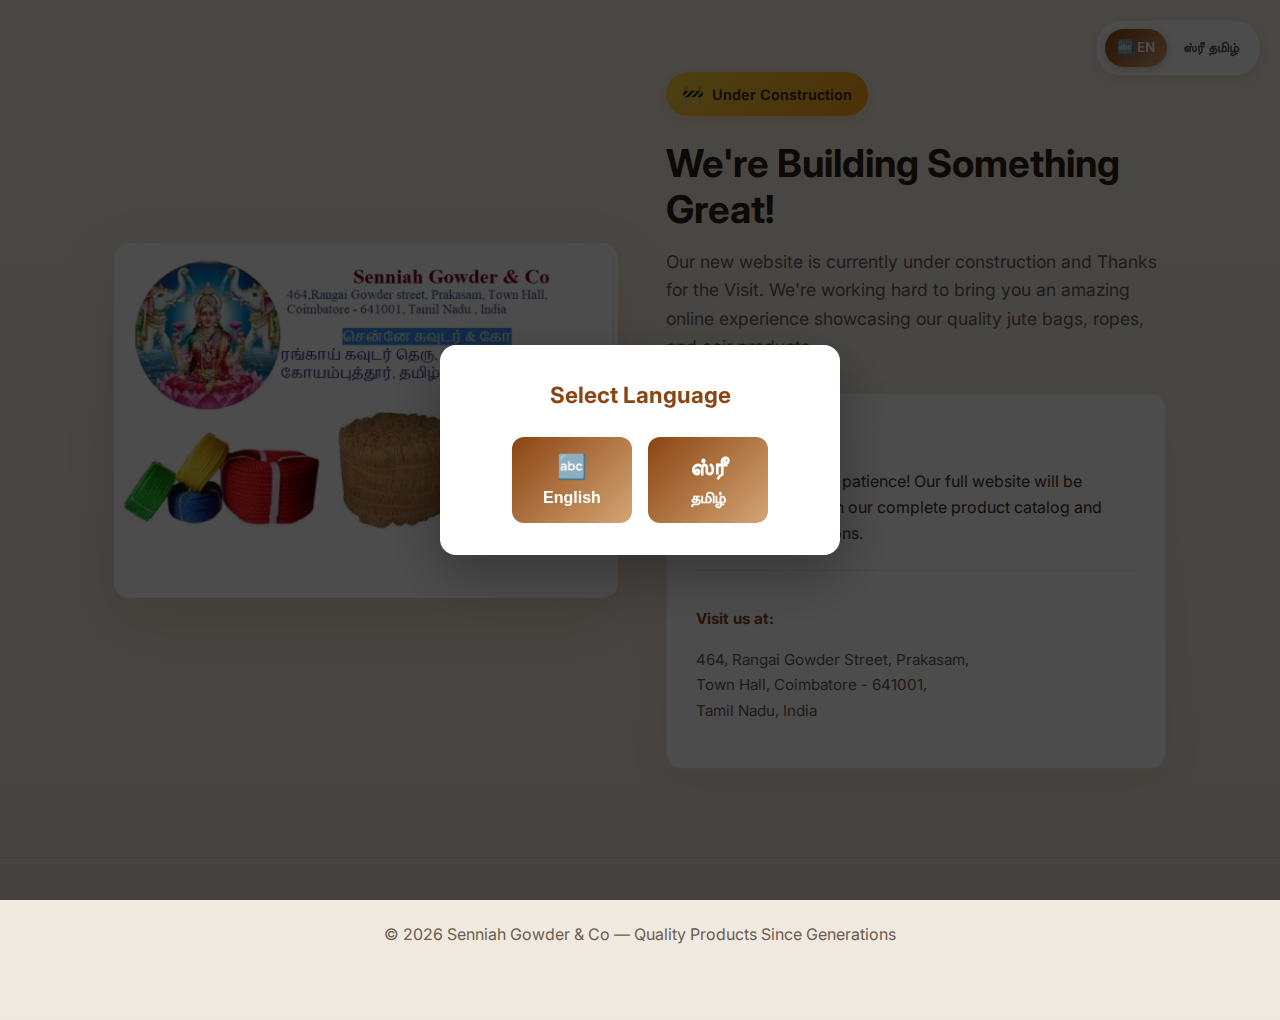
<file: docs/index_bkp.html>
<!doctype html>
<html lang="en">
<head>
  <meta charset="utf-8" />
  <meta name="viewport" content="width=device-width,initial-scale=1" />
  <title>Senniah Gowder & Co — Under Construction</title>
  <meta name="description" content="Senniah Gowder & Co - Quality jute bags, ropes, and coir products from Coimbatore, Tamil Nadu. Website coming soon!" />
  <link href="styles.css" rel="stylesheet" />
  <link rel="preconnect" href="https://fonts.googleapis.com">
  <link href="https://fonts.googleapis.com/css2?family=Inter:wght@300;400;600;800&display=swap" rel="stylesheet">
  <link href="https://fonts.googleapis.com/css2?family=Noto+Sans+Tamil:wght@300;400;600;800&display=swap" rel="stylesheet">
</head>
<body>
  <!-- Language Selection Popup -->
  <div id="languagePopup" class="language-popup">
    <div class="popup-content">
      <h2 data-en="Select Language" data-ta="மொழியைத் தேர்ந்தெடுக்கவும்">Select Language</h2>
      <div class="language-buttons">
        <button onclick="setLanguage('en')" class="lang-btn">
          <span class="flag">🔤</span>
          English
        </button>
        <button onclick="setLanguage('ta')" class="lang-btn">
          <span class="flag">ஸ்ரீ</span>
          தமிழ்
        </button>
      </div>
    </div>
  </div>
  
  <!-- Language Toggle -->
  <div class="language-toggle">
    <div class="radio-group">
      <input type="radio" id="lang-en" name="language" value="en" onchange="switchLanguage('en')">
      <label for="lang-en">🔤 EN</label>
      <input type="radio" id="lang-ta" name="language" value="ta" onchange="switchLanguage('ta')">
      <label for="lang-ta">ஸ்ரீ தமிழ்</label>
    </div>
  </div>
  
  <main>
    <section class="hero">
      <div class="container hero-inner">
        <div class="hero-visual">
          <img src="banner.png" alt="Senniah Gowder & Co - Quality jute bags, ropes, and coir products" class="banner-image" />
        </div>

        <div class="hero-content">
          <div class="construction-badge">
            <span class="badge-icon">🚧</span>
            <span data-en="Under Construction" data-ta="கட்டுமானத்தில்">Under Construction</span>
          </div>

          <h1 data-en="We're Building Something Great!" data-ta="நாங்கள் ஒரு சிறந்த வலைத்தளத்தை உருவாக்கி வருகிறோம்!">We're Building Something Great!</h1>
          <p class="lead" data-en="Our new website is currently under construction and Thanks for the Visit. We're working hard to bring you an amazing online experience showcasing our quality jute bags, ropes, and coir products." data-ta="எங்கள் புதிய வலைத்தளம் தற்போது கட்டுமானத்தில் உள்ளது, வருகைக்கு நன்றி. எங்கள் தரமான சணல் பைகள், கயிறுகள் மற்றும் தென்னை நார் பொருட்களை காட்சிப்படுத்தும் அற்புதமான ஆன்லைன் அனுபவத்தை உங்களுக்கு வழங்க நாங்கள் கடினமாக உழைத்து வருகிறோம்.">Our new website is currently under construction and Thanks for the Visit. We're working hard to bring you an amazing online experience showcasing our quality jute bags, ropes, and coir products.</p>

          <div class="construction-card" aria-live="polite">
            <h2 class="card-title" data-en="Coming Soon" data-ta="விரைவில் வருகிறது">Coming Soon</h2>
            <p id="customMessage" data-en="Thank you for your patience! Our full website will be launching soon with our complete product catalog and easy ordering options." data-ta="உங்கள் பொறுமைக்கு நன்றி! எங்கள் முழு வலைத்தளம் விரைவில் எங்கள் முழுமையான தயாரிப்பு பட்டியல் மற்றும் எளிதான ஆர்டர் விருப்பங்களுடன் தொடங்கப்படும்.">Thank you for your patience! Our full website will be launching soon with our complete product catalog and easy ordering options.</p>

            <div class="contact-info">
              <p><strong data-en="Visit us at:" data-ta="எங்களை இங்கே பார்வையிடுங்கள்:">Visit us at:</strong></p>
              <p>464, Rangai Gowder Street, Prakasam,<br>
              Town Hall, Coimbatore - 641001,<br>
              Tamil Nadu, India</p>
            </div>
          </div>
        </div>
      </div>
    </section>
  </main>

  <footer class="site-footer">
    <div class="container">
      <p>© <span id="year"></span> Senniah Gowder & Co — <span data-en="Quality Products Since Generations" data-ta="தலைமுறைகளாக தரமான பொருட்கள்">Quality Products Since Generations</span></p>
    </div>
  </footer>

  <script>
    document.getElementById('year').textContent = new Date().getFullYear();
    
    // Language functionality
    function setLanguage(lang) {
      localStorage.setItem('selectedLanguage', lang);
      document.documentElement.lang = lang;
      
      const elements = document.querySelectorAll('[data-en][data-ta]');
      elements.forEach(el => {
        el.textContent = el.getAttribute('data-' + lang);
      });
      
      document.getElementById('languagePopup').style.display = 'none';
      document.getElementById('lang-' + lang).checked = true;
      
      if (lang === 'ta') {
        document.body.style.fontFamily = '"Noto Sans Tamil", sans-serif';
      } else {
        document.body.style.fontFamily = '"Inter", sans-serif';
      }
    }
    
    function switchLanguage(lang) {
      setLanguage(lang);
    }
    
    // Check for saved language preference
    window.addEventListener('load', () => {
      const savedLang = localStorage.getItem('selectedLanguage');
      if (savedLang) {
        setLanguage(savedLang);
      } else {
        document.getElementById('languagePopup').style.display = 'flex';
        document.getElementById('lang-en').checked = true;
      }
    });
  </script>
</body>
</html>
</file>
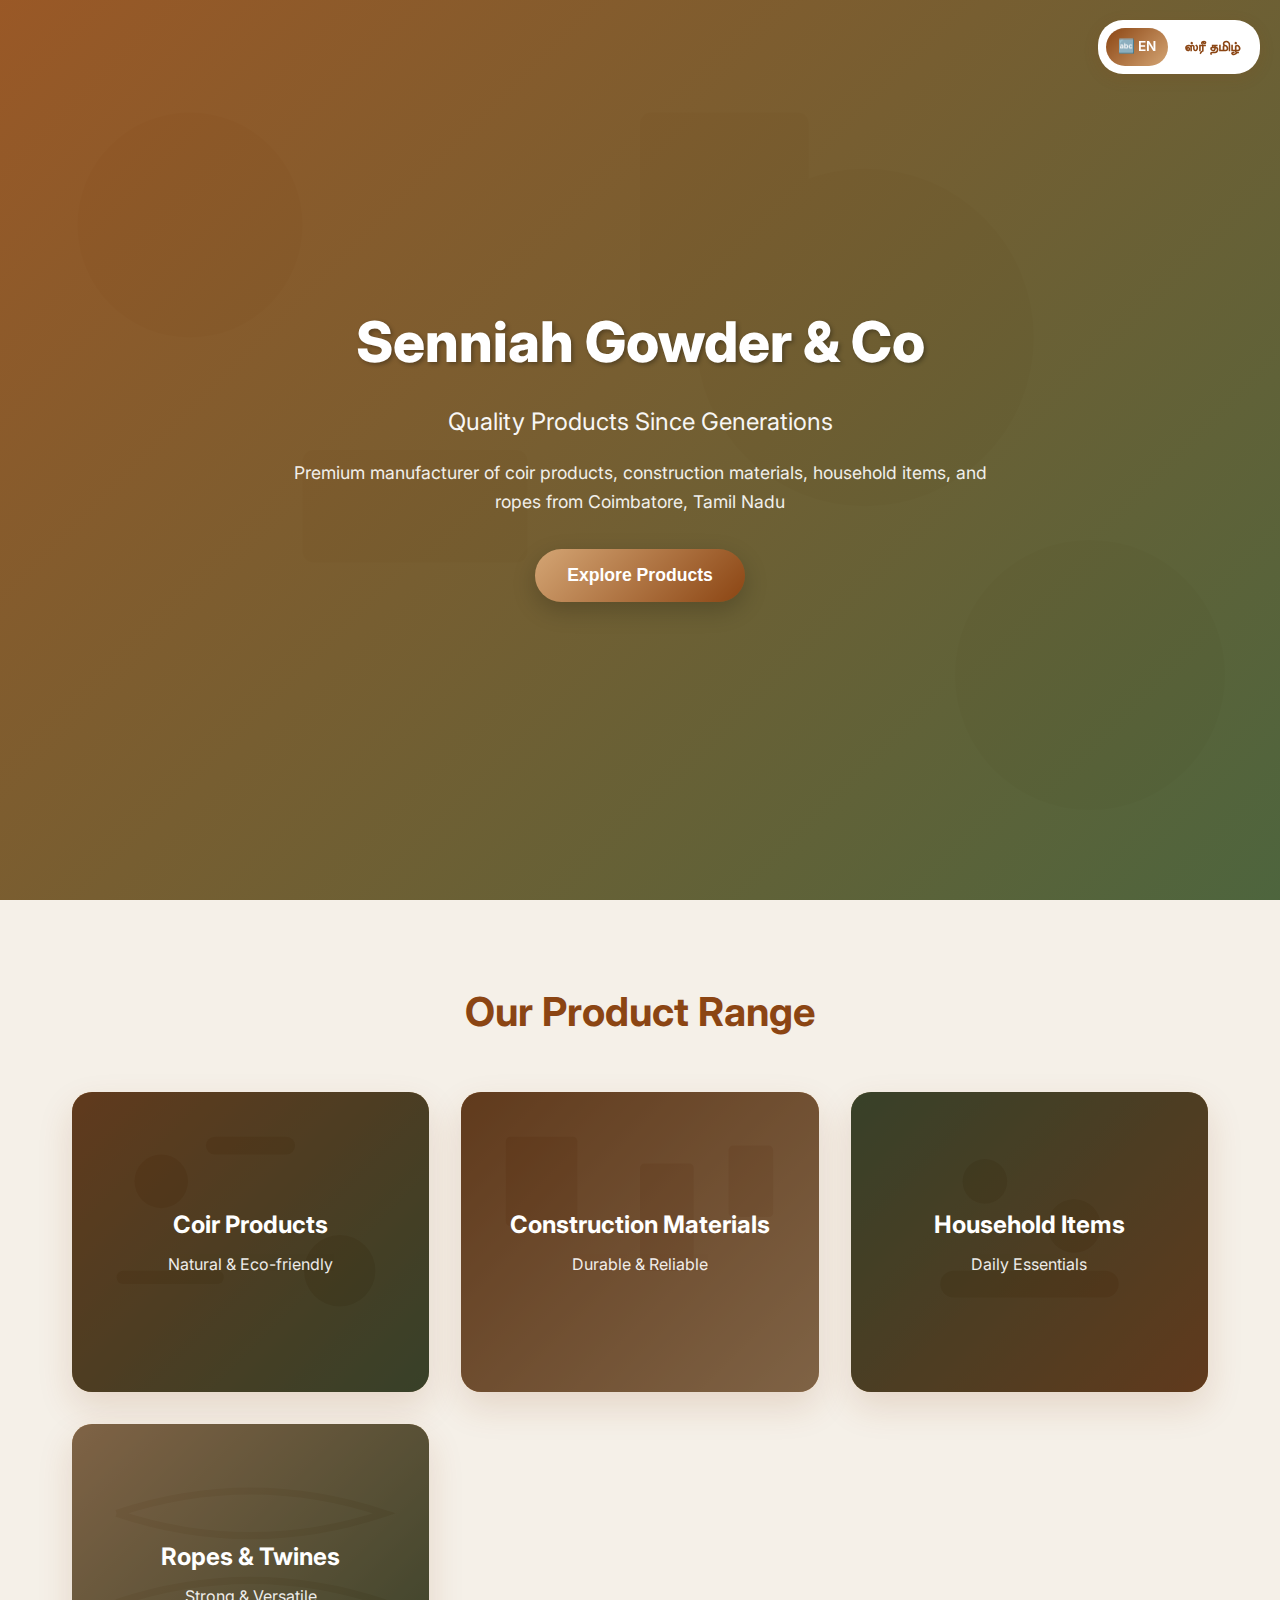
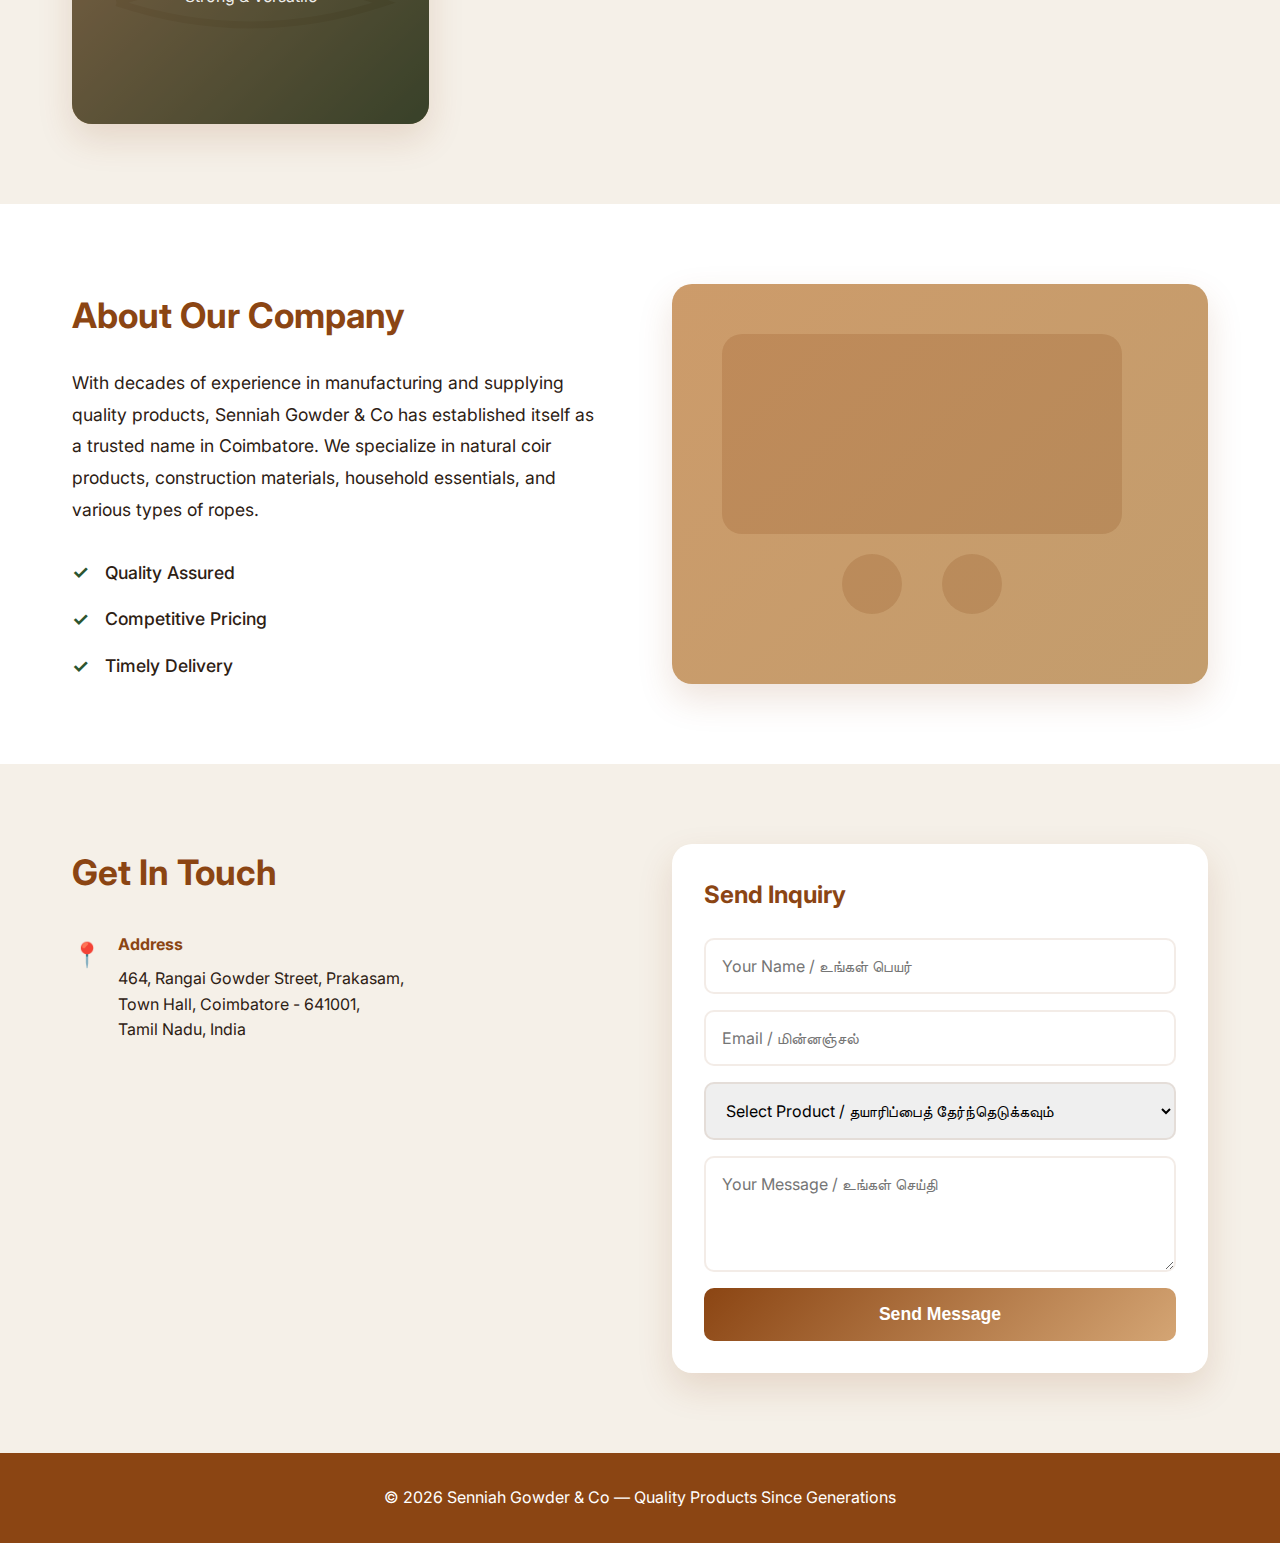
<file: docs/landing.html>
<!doctype html>
<html lang="en">
<head>
  <meta charset="utf-8" />
  <meta name="viewport" content="width=device-width,initial-scale=1" />
  <title>Senniah Gowder & Co — Quality Products</title>
  <meta name="description" content="Senniah Gowder & Co - Quality coir, construction materials, household items, and ropes from Coimbatore, Tamil Nadu." />
  <link href="landing-styles.css" rel="stylesheet" />
  <link rel="preconnect" href="https://fonts.googleapis.com">
  <link href="https://fonts.googleapis.com/css2?family=Inter:wght@300;400;600;800&display=swap" rel="stylesheet">
  <link href="https://fonts.googleapis.com/css2?family=Noto+Sans+Tamil:wght@300;400;600;800&display=swap" rel="stylesheet">
</head>
<body>
  <!-- Language Toggle -->
  <div class="language-toggle">
    <div class="radio-group">
      <input type="radio" id="lang-en" name="language" value="en" onchange="switchLanguage('en')" checked>
      <label for="lang-en">🔤 EN</label>
      <input type="radio" id="lang-ta" name="language" value="ta" onchange="switchLanguage('ta')">
      <label for="lang-ta">ஸ்ரீ தமிழ்</label>
    </div>
  </div>

  <!-- Hero Section with Background Image -->
  <section class="hero">
    <div class="hero-overlay"></div>
    <div class="hero-content">
      <h1 data-en="Senniah Gowder & Co" data-ta="சென்னையா கவுடர் & கோ">Senniah Gowder & Co</h1>
      <p class="hero-subtitle" data-en="Quality Products Since Generations" data-ta="தலைமுறைகளாக தரமான பொருட்கள்">Quality Products Since Generations</p>
      <p class="hero-description" data-en="Premium manufacturer of coir products, construction materials, household items, and ropes from Coimbatore, Tamil Nadu" data-ta="கோயம்புத்தூர், தமிழ்நாட்டிலிருந்து தென்னை நார் பொருட்கள், கட்டுமான பொருட்கள், வீட்டு பொருட்கள் மற்றும் கயிறுகளின் பிரீமியம் உற்பத்தியாளர்">Premium manufacturer of coir products, construction materials, household items, and ropes from Coimbatore, Tamil Nadu</p>
      <button class="cta-button" data-en="Explore Products" data-ta="தயாரிப்புகளை ஆராயுங்கள்">Explore Products</button>
    </div>
  </section>

  <!-- Product Categories with Images -->
  <section class="products">
    <div class="container">
      <h2 class="section-title" data-en="Our Product Range" data-ta="எங்கள் தயாரிப்பு வரம்பு">Our Product Range</h2>
      
      <div class="product-grid">
        <!-- Coir Products -->
        <div class="product-card">
          <div class="product-image coir-bg">
            <div class="product-overlay">
              <h3 data-en="Coir Products" data-ta="தென்னை நார் பொருட்கள்">Coir Products</h3>
              <p data-en="Natural & Eco-friendly" data-ta="இயற்கை மற்றும் சுற்றுச்சூழல் நட்பு">Natural & Eco-friendly</p>
            </div>
          </div>
        </div>

        <!-- Construction -->
        <div class="product-card">
          <div class="product-image construction-bg">
            <div class="product-overlay">
              <h3 data-en="Construction Materials" data-ta="கட்டுமான பொருட்கள்">Construction Materials</h3>
              <p data-en="Durable & Reliable" data-ta="நீடித்த மற்றும் நம்பகமான">Durable & Reliable</p>
            </div>
          </div>
        </div>

        <!-- Household -->
        <div class="product-card">
          <div class="product-image household-bg">
            <div class="product-overlay">
              <h3 data-en="Household Items" data-ta="வீட்டு பொருட்கள்">Household Items</h3>
              <p data-en="Daily Essentials" data-ta="தினசரி அத்தியாவசியங்கள்">Daily Essentials</p>
            </div>
          </div>
        </div>

        <!-- Ropes -->
        <div class="product-card">
          <div class="product-image ropes-bg">
            <div class="product-overlay">
              <h3 data-en="Ropes & Twines" data-ta="கயிறுகள் மற்றும் நூல்கள்">Ropes & Twines</h3>
              <p data-en="Strong & Versatile" data-ta="வலுவான மற்றும் பல்துறை">Strong & Versatile</p>
            </div>
          </div>
        </div>
      </div>
    </div>
  </section>

  <!-- About Section with Image -->
  <section class="about">
    <div class="container">
      <div class="about-content">
        <div class="about-text">
          <h2 data-en="About Our Company" data-ta="எங்கள் நிறுவனத்தைப் பற்றி">About Our Company</h2>
          <p data-en="With decades of experience in manufacturing and supplying quality products, Senniah Gowder & Co has established itself as a trusted name in Coimbatore. We specialize in natural coir products, construction materials, household essentials, and various types of ropes." data-ta="தரமான பொருட்களை உற்பத்தி செய்வதிலும் வழங்குவதிலும் பல தசாப்த கால அனுபவத்துடன், சென்னையா கவுடர் & கோ கோயம்புத்தூரில் நம்பகமான பெயராக தன்னை நிலைநிறுத்திக் கொண்டுள்ளது. நாங்கள் இயற்கை தென்னை நார் பொருட்கள், கட்டுமான பொருட்கள், வீட்டு அத்தியாவசியங்கள் மற்றும் பல்வேறு வகையான கயிறுகளில் நிபுணத்துவம் பெற்றுள்ளோம்.">With decades of experience in manufacturing and supplying quality products, Senniah Gowder & Co has established itself as a trusted name in Coimbatore. We specialize in natural coir products, construction materials, household essentials, and various types of ropes.</p>
          <div class="features">
            <div class="feature">
              <span class="feature-icon">✓</span>
              <span data-en="Quality Assured" data-ta="தர உத்தரவாதம்">Quality Assured</span>
            </div>
            <div class="feature">
              <span class="feature-icon">✓</span>
              <span data-en="Competitive Pricing" data-ta="போட்டி விலை">Competitive Pricing</span>
            </div>
            <div class="feature">
              <span class="feature-icon">✓</span>
              <span data-en="Timely Delivery" data-ta="சரியான நேரத்தில் டெலிவரி">Timely Delivery</span>
            </div>
          </div>
        </div>
        <div class="about-image">
          <div class="company-image"></div>
        </div>
      </div>
    </div>
  </section>

  <!-- Contact Section -->
  <section class="contact">
    <div class="container">
      <div class="contact-content">
        <div class="contact-info">
          <h2 data-en="Get In Touch" data-ta="தொடர்பு கொள்ளுங்கள்">Get In Touch</h2>
          <div class="contact-item">
            <span class="contact-icon">📍</span>
            <div>
              <strong data-en="Address" data-ta="முகவரி">Address</strong>
              <p>464, Rangai Gowder Street, Prakasam,<br>Town Hall, Coimbatore - 641001,<br>Tamil Nadu, India</p>
            </div>
          </div>
        </div>
        
        <div class="contact-form">
          <h3 data-en="Send Inquiry" data-ta="விசாரணை அனுப்பவும்">Send Inquiry</h3>
          <form>
            <input type="text" placeholder="Your Name / உங்கள் பெயர்" required>
            <input type="email" placeholder="Email / மின்னஞ்சல்" required>
            <select required>
              <option value="">Select Product / தயாரிப்பைத் தேர்ந்தெடுக்கவும்</option>
              <option value="coir">Coir Products / தென்னை நார் பொருட்கள்</option>
              <option value="construction">Construction / கட்டுமானம்</option>
              <option value="household">Household / வீட்டு பொருட்கள்</option>
              <option value="ropes">Ropes / கயிறுகள்</option>
            </select>
            <textarea placeholder="Your Message / உங்கள் செய்தி" rows="4" required></textarea>
            <button type="submit" data-en="Send Message" data-ta="செய்தி அனுப்பவும்">Send Message</button>
          </form>
        </div>
      </div>
    </div>
  </section>

  <!-- Footer -->
  <footer class="footer">
    <div class="container">
      <p>© <span id="year"></span> Senniah Gowder & Co — <span data-en="Quality Products Since Generations" data-ta="தலைமுறைகளாக தரமான பொருட்கள்">Quality Products Since Generations</span></p>
    </div>
  </footer>

  <script>
    document.getElementById('year').textContent = new Date().getFullYear();
    
    function switchLanguage(lang) {
      localStorage.setItem('selectedLanguage', lang);
      document.documentElement.lang = lang;
      
      const elements = document.querySelectorAll('[data-en][data-ta]');
      elements.forEach(el => {
        if (el.placeholder !== undefined) {
          const placeholder = el.getAttribute('data-' + lang);
          if (placeholder) el.placeholder = placeholder;
        } else {
          el.textContent = el.getAttribute('data-' + lang);
        }
      });
      
      if (lang === 'ta') {
        document.body.style.fontFamily = '"Noto Sans Tamil", sans-serif';
      } else {
        document.body.style.fontFamily = '"Inter", sans-serif';
      }
    }
    
    window.addEventListener('load', () => {
      const savedLang = localStorage.getItem('selectedLanguage') || 'en';
      document.getElementById('lang-' + savedLang).checked = true;
      switchLanguage(savedLang);
    });

    document.querySelector('form').addEventListener('submit', function(e) {
      e.preventDefault();
      alert(document.documentElement.lang === 'ta' ? 'விசாரணை அனுப்பப்பட்டது!' : 'Inquiry sent successfully!');
    });

    document.querySelector('.cta-button').addEventListener('click', function() {
      document.querySelector('.products').scrollIntoView({ behavior: 'smooth' });
    });
  </script>
</body>
</html>
</file>
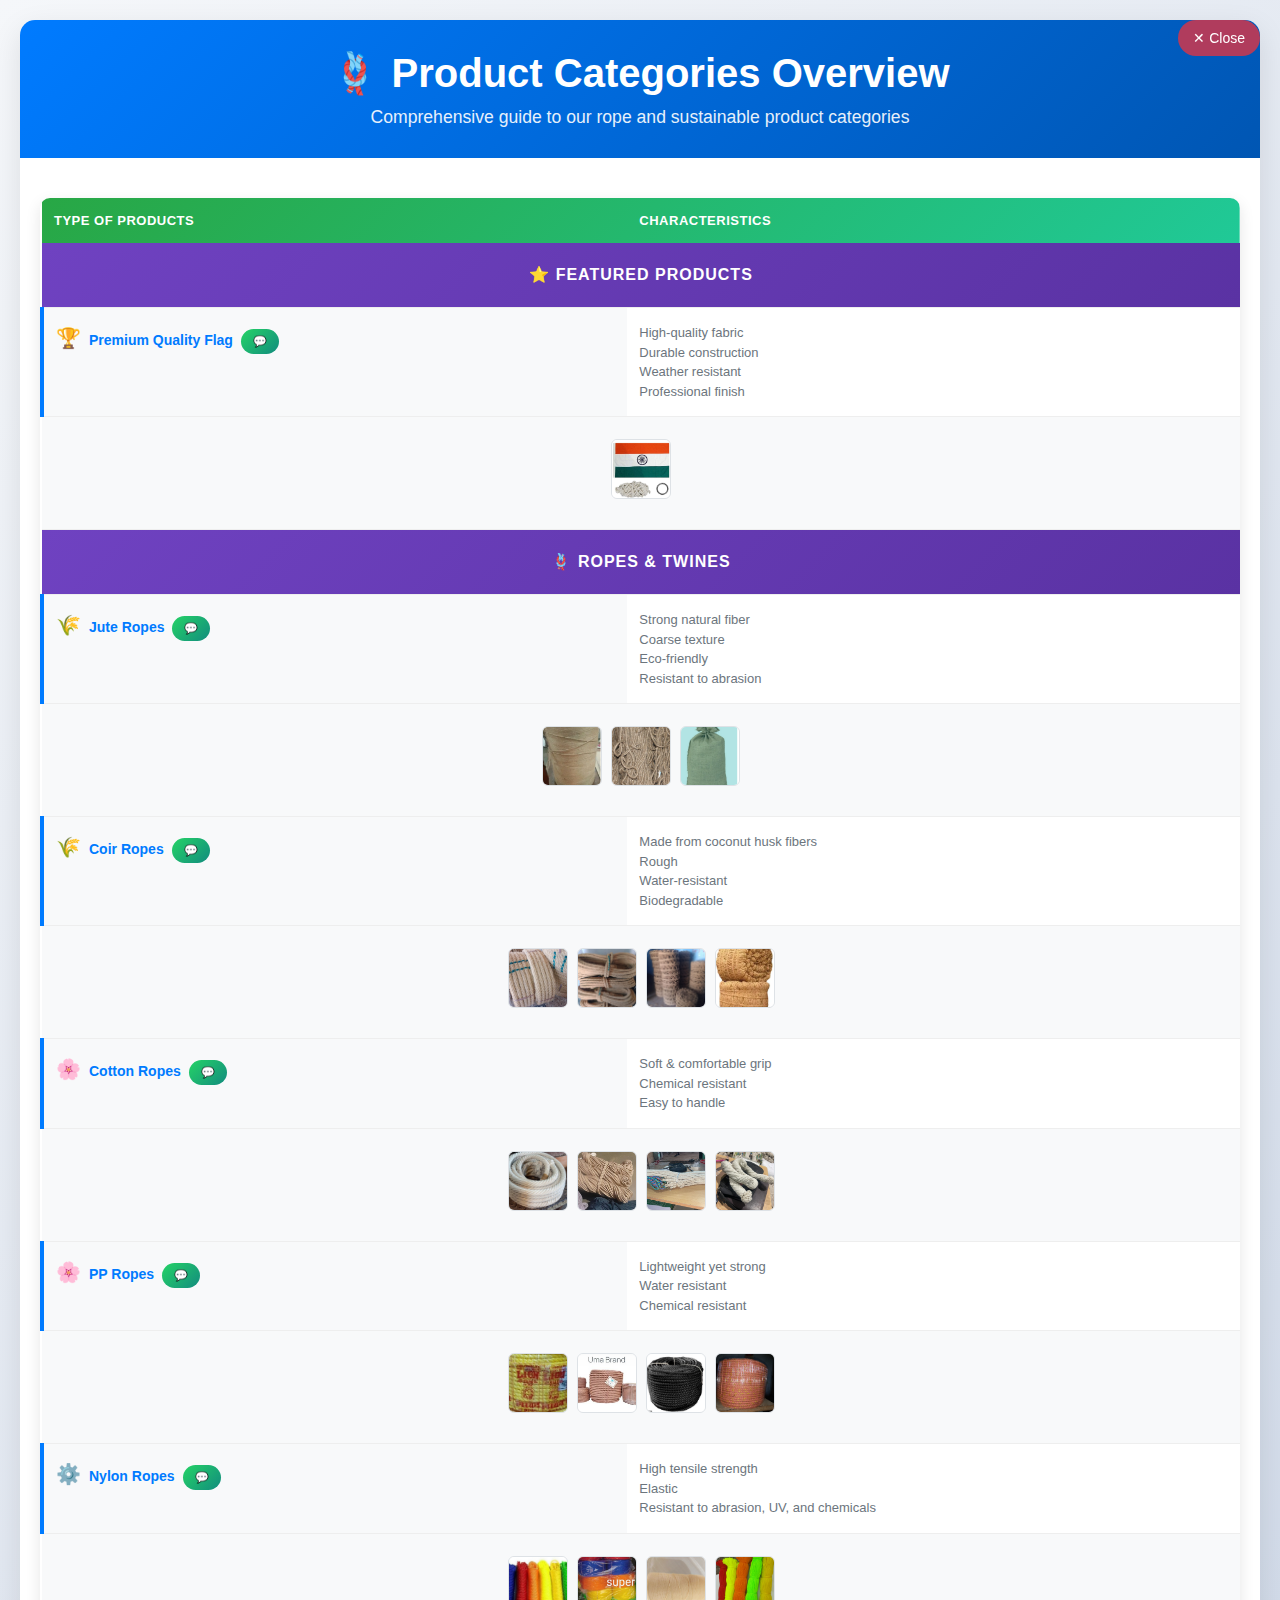
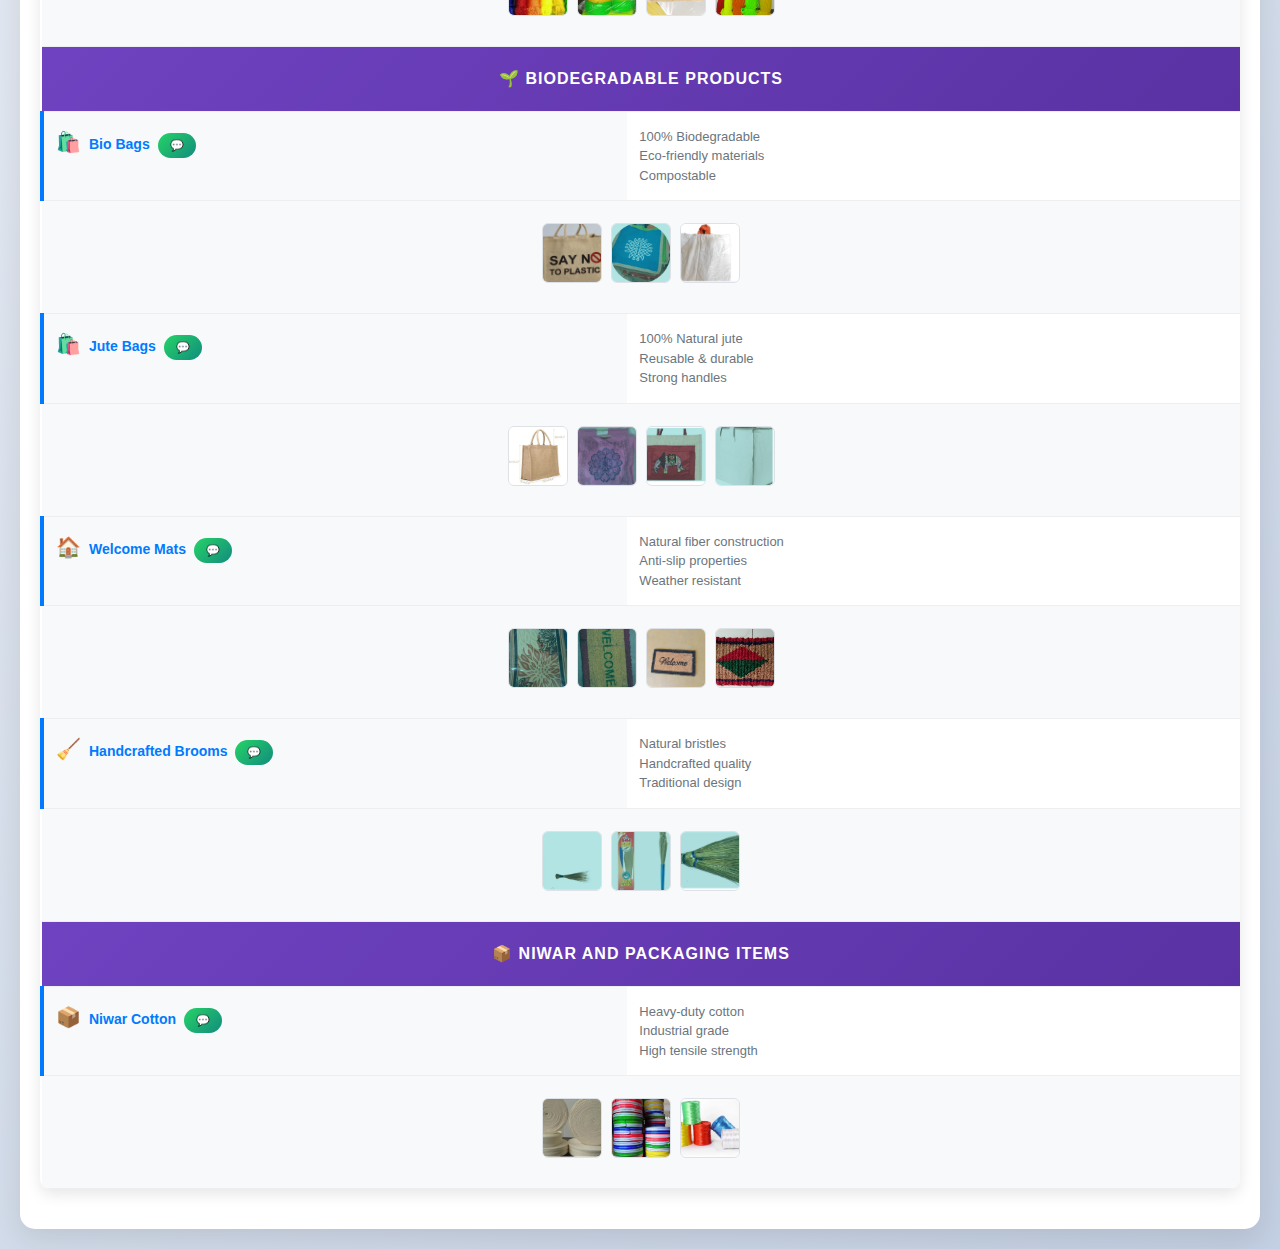
<file: docs/product-table-new.html>
<!DOCTYPE html>
<html lang="en">
<head>
    <meta charset="UTF-8">
    <meta name="viewport" content="width=device-width, initial-scale=1.0">
    <title>Product Categories Table - Senniah Gowder & Co</title>
    <style>
        * {
            margin: 0;
            padding: 0;
            box-sizing: border-box;
        }
        
        body {
            font-family: 'Inter', sans-serif;
            background: linear-gradient(135deg, #f5f7fa 0%, #c3cfe2 100%);
            padding: 20px;
            min-height: 100vh;
        }
        
        .container {
            max-width: 1400px;
            margin: 0 auto;
            background: white;
            border-radius: 15px;
            box-shadow: 0 10px 30px rgba(0,0,0,0.1);
            overflow: hidden;
        }
        
        .header {
            background: linear-gradient(135deg, #007bff, #0056b3);
            color: white;
            padding: 30px;
            text-align: center;
        }
        
        .header h1 {
            font-size: 2.5rem;
            margin-bottom: 10px;
        }
        
        .header p {
            font-size: 1.1rem;
            opacity: 0.9;
        }
        
        .table-container {
            overflow-x: auto;
            padding: 20px;
        }
        
        .products-table {
            width: 100%;
            border-collapse: collapse;
            margin: 20px 0;
            font-size: 14px;
            box-shadow: 0 5px 15px rgba(0,0,0,0.1);
            border-radius: 10px;
            overflow: hidden;
        }
        
        .products-table thead {
            background: linear-gradient(135deg, #28a745, #20c997);
            color: white;
        }
        
        .products-table th {
            padding: 15px 12px;
            text-align: left;
            font-weight: 600;
            font-size: 13px;
            text-transform: uppercase;
            letter-spacing: 0.5px;
        }
        
        .products-table tbody tr {
            border-bottom: 1px solid #eee;
            transition: all 0.3s ease;
        }
        
        .products-table tbody tr:hover {
            background: #f8f9fa;
        }
        
        .products-table td {
            padding: 15px 12px;
            vertical-align: top;
            line-height: 1.5;
        }
        
        .section-header {
            background: linear-gradient(135deg, #6f42c1, #5a32a3);
            color: white;
            font-weight: bold;
            text-align: center;
            font-size: 16px;
            text-transform: uppercase;
            letter-spacing: 1px;
        }
        
        .section-header:hover {
            background: linear-gradient(135deg, #6f42c1, #5a32a3) !important;
            transform: none !important;
        }
        
        .section-header td {
            padding: 20px 15px;
        }
        
        .category-cell {
            font-weight: 600;
            color: #007bff;
            border-left: 4px solid #007bff;
            background: #f8f9fa;
        }
        
        .characteristics-cell {
            color: #6c757d;
            font-size: 13px;
        }
        
        .image-gallery {
            display: flex;
            gap: 5px;
            overflow-x: auto;
            padding: 5px 0;
            margin-bottom: 8px;
            scrollbar-width: thin;
            justify-content: center;
            flex-wrap: wrap;
        }
        
        .gallery-image {
            width: 60px;
            height: 60px;
            object-fit: cover;
            border-radius: 6px;
            border: 1px solid #dee2e6;
            cursor: pointer;
            transition: all 0.3s ease;
            flex-shrink: 0;
            margin: 2px;
        }
        
        .gallery-image:hover {
            transform: scale(1.1);
            border-color: #007bff;
        }
        
        .modal {
            display: none;
            position: fixed;
            z-index: 2000;
            left: 0;
            top: 0;
            width: 100%;
            height: 100%;
            background-color: rgba(0,0,0,0.8);
        }
        
        .modal-content {
            position: absolute;
            top: 50%;
            left: 50%;
            transform: translate(-50%, -50%);
            max-width: 90%;
            max-height: 90%;
        }
        
        .modal-image {
            width: 100%;
            height: auto;
            border-radius: 10px;
        }
        
        .close {
            position: absolute;
            top: 50%;
            left: 50%;
            transform: translate(-50%, -50%);
            margin-top: -200px;
            color: #fff;
            font-size: 40px;
            font-weight: bold;
            cursor: pointer;
        }
        
        .close:hover {
            opacity: 0.7;
        }
        
        .quote-btn {
            background: linear-gradient(135deg, #25D366, #128C7E);
            color: white;
            border: none;
            padding: 6px 12px;
            border-radius: 15px;
            cursor: pointer;
            font-size: 11px;
            font-weight: 600;
            margin-left: 8px;
            transition: all 0.3s ease;
        }
        
        .quote-btn:hover {
            transform: translateY(-1px);
            box-shadow: 0 3px 10px rgba(37,211,102,0.3);
        }
        
        .category-icon {
            font-size: 20px;
            margin-right: 8px;
        }
        
        .back-btn {
            position: fixed;
            top: 20px;
            right: 20px;
            background: rgba(220,53,69,0.8);
            color: white;
            border: none;
            padding: 10px 15px;
            border-radius: 25px;
            cursor: pointer;
            font-size: 14px;
            z-index: 1000;
            transition: all 0.3s ease;
        }
        
        @media (max-width: 768px) {
            .products-table {
                font-size: 12px;
            }
            
            .products-table th,
            .products-table td {
                padding: 10px 8px;
            }
            
            .header h1 {
                font-size: 2rem;
            }
            
            .gallery-image {
                width: 50px;
                height: 50px;
            }
        }
    </style>
</head>
<body>
    <button class="back-btn" onclick="window.close()">✕ Close</button>
    
    <div class="container">
        <div class="header">
            <h1>🪢 Product Categories Overview</h1>
            <p>Comprehensive guide to our rope and sustainable product categories</p>
        </div>
        
        <div class="table-container">
            <table class="products-table">
                <thead>
                    <tr>
                        <th>Type of Products</th>
                        <th>Characteristics</th>
                    </tr>
                </thead>
                <tbody>
                    <!-- Featured Section -->
                    <tr class="section-header">
                        <td colspan="2">⭐ Featured Products</td>
                    </tr>
                    <tr>
                        <td class="category-cell"><span class="category-icon">🏆</span><strong>Premium Quality Flag</strong><button class="quote-btn" onclick="getQuote('Premium Quality Flag')">💬</button></td>
                        <td class="characteristics-cell">High-quality fabric<br>Durable construction<br>Weather resistant<br>Professional finish</td>
                    </tr>
                    <tr class="image-row">
                        <td colspan="2" style="text-align: center; padding: 15px; background: #f8f9fa;">
                            <div class="image-gallery">
                                <img src="Images-FP/Flag.jpeg" alt="Premium Quality Flag" class="gallery-image">
                            </div>
                        </td>
                    </tr>
                    
                    <!-- Ropes & Twines Section -->
                    <tr class="section-header">
                        <td colspan="2">🪢 Ropes & Twines</td>
                    </tr>
                    <tr>
                        <td class="category-cell"><span class="category-icon">🌾</span><strong>Jute Ropes</strong><button class="quote-btn" onclick="getQuote('Jute Ropes')">💬</button></td>
                        <td class="characteristics-cell">Strong natural fiber<br>Coarse texture<br>Eco-friendly<br>Resistant to abrasion</td>
                    </tr>
                    <tr class="image-row">
                        <td colspan="2" style="text-align: center; padding: 15px; background: #f8f9fa;">
                            <div class="image-gallery">
                                <img src="Images - Table View/Ropes/JuteRope-1.png" alt="Jute Rope 1" class="gallery-image">
                                <img src="Images - Table View/Ropes/JuteRope-2.png" alt="Jute Rope 2" class="gallery-image">
                                <img src="Images - Table View/Ropes/JuteSock.png" alt="Jute Sock" class="gallery-image">
                            </div>
                        </td>
                    </tr>
                    
                    <tr>
                        <td class="category-cell"><span class="category-icon">🌾</span><strong>Coir Ropes</strong><button class="quote-btn" onclick="getQuote('Coir Ropes')">💬</button></td>
                        <td class="characteristics-cell">Made from coconut husk fibers<br>Rough<br>Water-resistant<br>Biodegradable</td>
                    </tr>
                    <tr class="image-row">
                        <td colspan="2" style="text-align: center; padding: 15px; background: #f8f9fa;">
                            <div class="image-gallery">
                                <img src="Images - Table View/Ropes/CoirRopes-1.jpeg" alt="Coir Rope 1" class="gallery-image">
                                <img src="Images - Table View/Ropes/CoirRopes-2.jpeg" alt="Coir Rope 2" class="gallery-image">
                                <img src="Images - Table View/Ropes/CoirRope-3.jpeg" alt="Coir Rope 3" class="gallery-image">
                                <img src="Images - Table View/Ropes/CoirRopes-4.png" alt="Coir Rope 4" class="gallery-image">
                            </div>
                        </td>
                    </tr>
                    
                    <tr>
                        <td class="category-cell"><span class="category-icon">🌸</span><strong>Cotton Ropes</strong><button class="quote-btn" onclick="getQuote('Cotton Ropes')">💬</button></td>
                        <td class="characteristics-cell">Soft & comfortable grip<br>Chemical resistant<br>Easy to handle</td>
                    </tr>
                    <tr class="image-row">
                        <td colspan="2" style="text-align: center; padding: 15px; background: #f8f9fa;">
                            <div class="image-gallery">
                                <img src="Images - Table View/Ropes/CottonRopes1.jpeg" alt="Cotton Rope 1" class="gallery-image">
                                <img src="Images - Table View/Ropes/CottonRopes2.jpeg" alt="Cotton Rope 2" class="gallery-image">
                                <img src="Images - Table View/Ropes/CottonRopes3.jpeg" alt="Cotton Rope 3" class="gallery-image">
                                <img src="Images - Table View/Ropes/CottonRopes4.jpeg" alt="Cotton Rope 4" class="gallery-image">
                            </div>
                        </td>
                    </tr>
                    
                    <tr>
                        <td class="category-cell"><span class="category-icon">🌸</span><strong>PP Ropes</strong><button class="quote-btn" onclick="getQuote('PP Ropes')">💬</button></td>
                        <td class="characteristics-cell">Lightweight yet strong<br>Water resistant<br>Chemical resistant</td>
                    </tr>
                    <tr class="image-row">
                        <td colspan="2" style="text-align: center; padding: 15px; background: #f8f9fa;">
                            <div class="image-gallery">
                                <img src="Images - Table View/Ropes/PP Rope.jpeg" alt="PP Rope" class="gallery-image">
                                <img src="Images - Table View/Ropes/PP Rope-1.jpeg" alt="PP Rope 1" class="gallery-image">
                                <img src="Images - Table View/Ropes/PP Rope-2.jpeg" alt="PP Rope 2" class="gallery-image">
                                <img src="Images - Table View/Ropes/PP Rope-3.jpeg" alt="PP Rope 3" class="gallery-image">
                            </div>
                        </td>
                    </tr>
                    
                    <tr>
                        <td class="category-cell"><span class="category-icon">⚙️</span><strong>Nylon Ropes</strong><button class="quote-btn" onclick="getQuote('Nylon Ropes')">💬</button></td>
                        <td class="characteristics-cell">High tensile strength<br>Elastic<br>Resistant to abrasion, UV, and chemicals</td>
                    </tr>
                    <tr class="image-row">
                        <td colspan="2" style="text-align: center; padding: 15px; background: #f8f9fa;">
                            <div class="image-gallery">
                                <img src="Images - Table View/Ropes/Nylon Ropes.jpeg" alt="Nylon Ropes" class="gallery-image">
                                <img src="Images - Table View/Ropes/NylonRope.jpeg" alt="Nylon Rope" class="gallery-image">
                                <img src="Images - Table View/Ropes/NylonRope-1.jpeg" alt="Nylon Rope 1" class="gallery-image">
                                <img src="Images - Table View/Ropes/NylonRope-2.jpeg" alt="Nylon Rope 2" class="gallery-image">
                            </div>
                        </td>
                    </tr>
                    
                    <!-- Biodegradable Products Section -->
                    <tr class="section-header">
                        <td colspan="2">🌱 Biodegradable Products</td>
                    </tr>
                    <tr>
                        <td class="category-cell"><span class="category-icon">🛍️</span><strong>Bio Bags</strong><button class="quote-btn" onclick="getQuote('Bio Bags')">💬</button></td>
                        <td class="characteristics-cell">100% Biodegradable<br>Eco-friendly materials<br>Compostable</td>
                    </tr>
                    <tr class="image-row">
                        <td colspan="2" style="text-align: center; padding: 15px; background: #f8f9fa;">
                            <div class="image-gallery">
                                <img src="Images - Table View/HouseHold/BioBag.png" alt="Bio Bag" class="gallery-image">
                                <img src="Images - Table View/HouseHold/ReturnBags.png" alt="Return Bags" class="gallery-image">
                                <img src="Images - Table View/HouseHold/SackaBag.png" alt="Sacka Bag" class="gallery-image">
                            </div>
                        </td>
                    </tr>
                    
                    <tr>
                        <td class="category-cell"><span class="category-icon">🛍️</span><strong>Jute Bags</strong><button class="quote-btn" onclick="getQuote('Jute Bags')">💬</button></td>
                        <td class="characteristics-cell">100% Natural jute<br>Reusable & durable<br>Strong handles</td>
                    </tr>
                    <tr class="image-row">
                        <td colspan="2" style="text-align: center; padding: 15px; background: #f8f9fa;">
                            <div class="image-gallery">
                                <img src="Images - Table View/HouseHold/JuteBag.png" alt="Jute Bag" class="gallery-image">
                                <img src="Images - Table View/HouseHold/ShoppingBag.png" alt="Shopping Bag" class="gallery-image">
                                <img src="Images - Table View/HouseHold/MultipurBag.png" alt="Multipurpose Bag" class="gallery-image">
                                <img src="Images - Table View/HouseHold/KadBag.png" alt="Kad Bag" class="gallery-image">
                            </div>
                        </td>
                    </tr>
                    
                    <tr>
                        <td class="category-cell"><span class="category-icon">🏠</span><strong>Welcome Mats</strong><button class="quote-btn" onclick="getQuote('Welcome Mats')">💬</button></td>
                        <td class="characteristics-cell">Natural fiber construction<br>Anti-slip properties<br>Weather resistant</td>
                    </tr>
                    <tr class="image-row">
                        <td colspan="2" style="text-align: center; padding: 15px; background: #f8f9fa;">
                            <div class="image-gallery">
                                <img src="Images - Table View/HouseHold/WelcomeMat.png" alt="Welcome Mat" class="gallery-image">
                                <img src="Images - Table View/HouseHold/WelcomeMat1.png" alt="Welcome Mat 1" class="gallery-image">
                                <img src="Images - Table View/HouseHold/CoirWelcomeMat.jpeg" alt="Coir Welcome Mat" class="gallery-image">
                                <img src="Images - Table View/HouseHold/CoirDesignMat.jpeg" alt="Coir Design Mat" class="gallery-image">
                            </div>
                        </td>
                    </tr>
                    
                    <tr>
                        <td class="category-cell"><span class="category-icon">🧹</span><strong>Handcrafted Brooms</strong><button class="quote-btn" onclick="getQuote('Handcrafted Brooms')">💬</button></td>
                        <td class="characteristics-cell">Natural bristles<br>Handcrafted quality<br>Traditional design</td>
                    </tr>
                    <tr class="image-row">
                        <td colspan="2" style="text-align: center; padding: 15px; background: #f8f9fa;">
                            <div class="image-gallery">
                                <img src="Images - Table View/HouseHold/HandCraftedBroom.png" alt="Handcrafted Broom" class="gallery-image">
                                <img src="Images - Table View/HouseHold/StdGalaBroom.png" alt="Standard Gala Broom" class="gallery-image">
                                <img src="Images - Table View/HouseHold/StdHandMadeGroom.png" alt="Standard Handmade Broom" class="gallery-image">
                            </div>
                        </td>
                    </tr>
                    
                    <!-- Niwar and Packaging Items Section -->
                    <tr class="section-header">
                        <td colspan="2">📦 Niwar and Packaging Items</td>
                    </tr>
                    <tr>
                        <td class="category-cell"><span class="category-icon">📦</span><strong>Niwar Cotton</strong><button class="quote-btn" onclick="getQuote('Niwar Cotton')">💬</button></td>
                        <td class="characteristics-cell">Heavy-duty cotton<br>Industrial grade<br>High tensile strength</td>
                    </tr>
                    <tr class="image-row">
                        <td colspan="2" style="text-align: center; padding: 15px; background: #f8f9fa;">
                            <div class="image-gallery">
                                <img src="Images - Table View/NiwarandTapes/NiwarCotton.png" alt="Niwar Cotton" class="gallery-image">
                                <img src="Images - Table View/NiwarandTapes/NiwarTapes.jpeg" alt="Niwar Tapes" class="gallery-image">
                                <img src="Images - Table View/NiwarandTapes/TwineTape.png" alt="Twine Tape" class="gallery-image">
                            </div>
                        </td>
                    </tr>
                </tbody>
            </table>
        </div>
    </div>

    <div id="imageModal" class="modal">
        <span class="close">&times;</span>
        <div class="modal-content">
            <img class="modal-image" id="modalImage">
        </div>
    </div>

    <script>
        function getQuote(productName) {
            const phoneNumber = '917449027832';
            const message = `Hi! I'm interested in getting a quote for: ${productName}\n\nPlease provide details about:\n- Price\n- Availability\n- Specifications\n\nThank you!`;
            const whatsappUrl = `https://wa.me/${phoneNumber}?text=${encodeURIComponent(message)}`;
            window.open(whatsappUrl, '_blank');
        }
        
        // Image modal functionality
        const modal = document.getElementById('imageModal');
        const modalImg = document.getElementById('modalImage');
        const closeBtn = document.getElementsByClassName('close')[0];
        
        // Add click event to all gallery images
        document.addEventListener('DOMContentLoaded', function() {
            const galleryImages = document.querySelectorAll('.gallery-image');
            galleryImages.forEach(img => {
                img.addEventListener('click', function() {
                    modal.style.display = 'block';
                    modalImg.src = this.src;
                });
            });
            
            // Close modal when clicking the close button
            closeBtn.addEventListener('click', function() {
                modal.style.display = 'none';
            });
            
            // Close modal when clicking outside the image
            modal.addEventListener('click', function(e) {
                if (e.target === modal) {
                    modal.style.display = 'none';
                }
            });
        });
    </script>
</body>
</html>
</file>
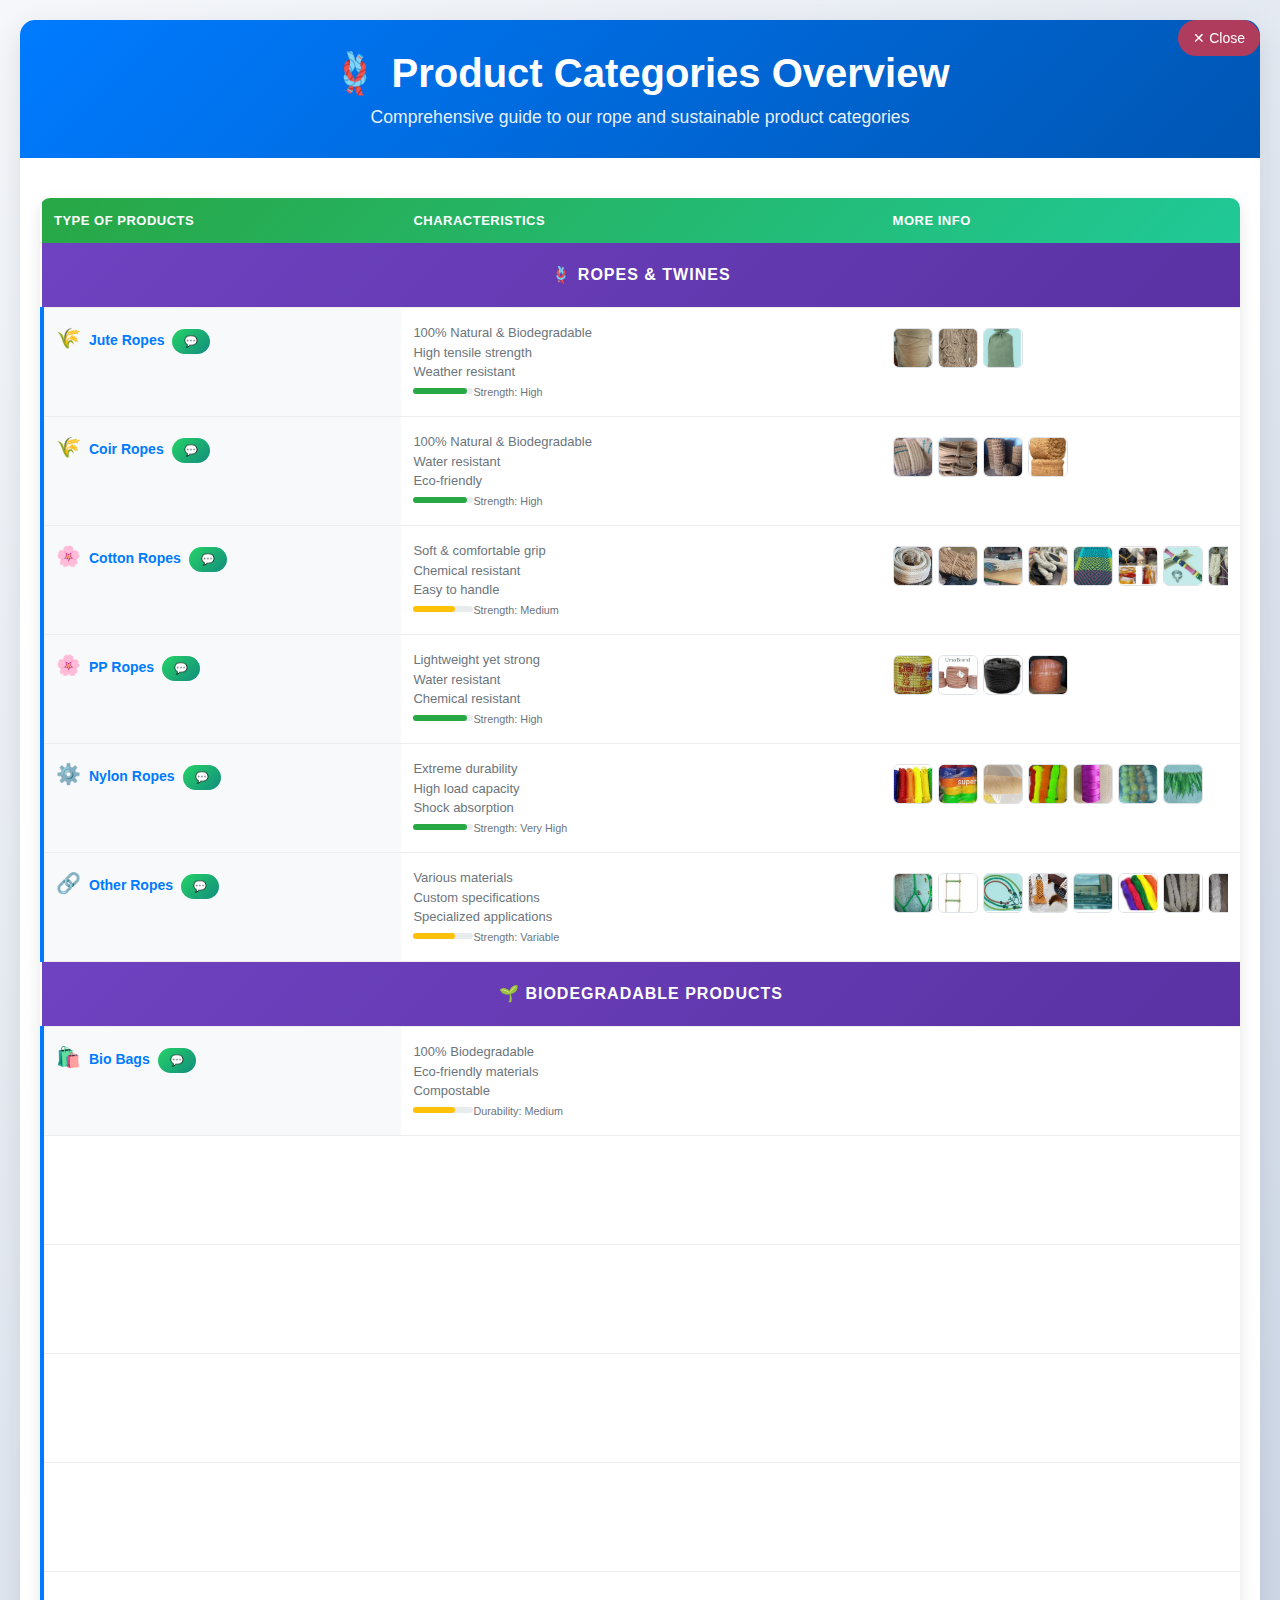
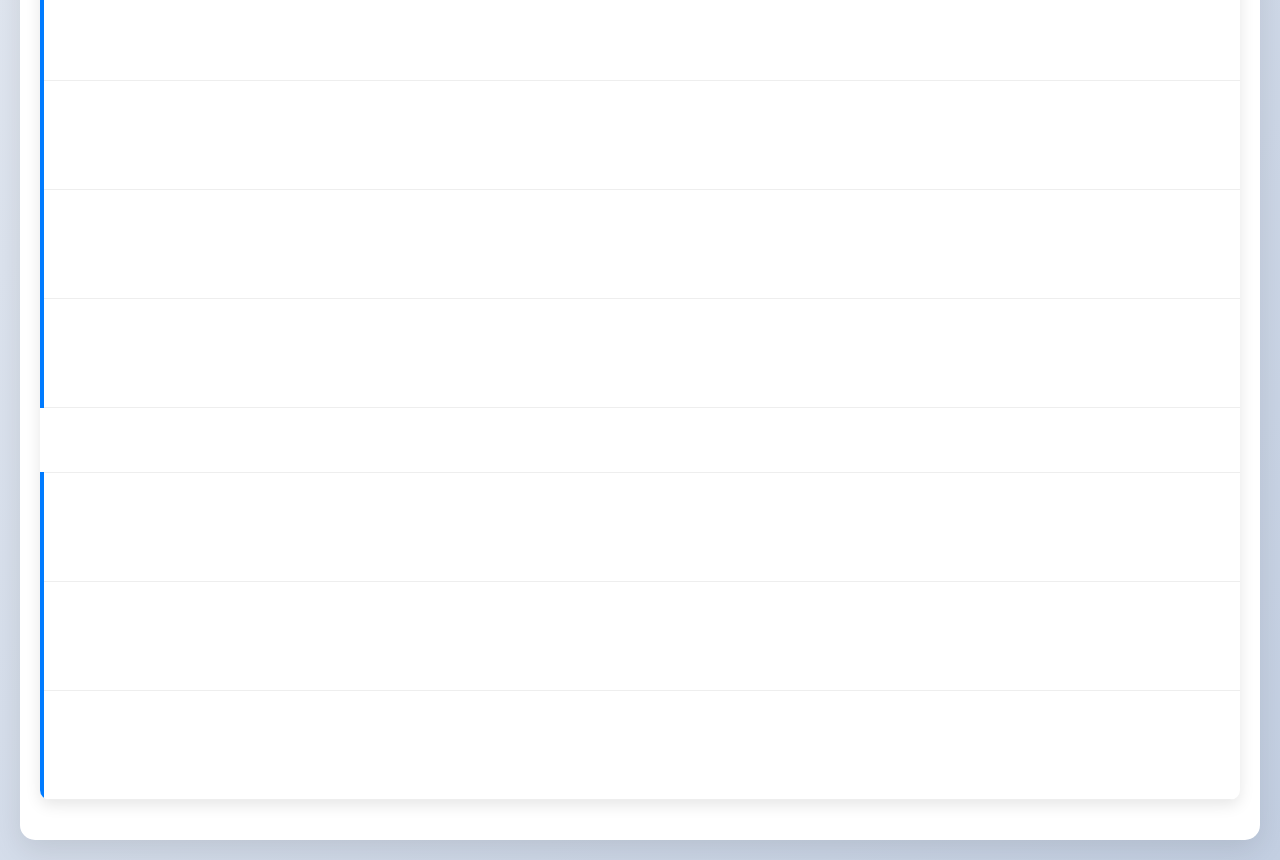
<file: docs/product-table.html>
<!DOCTYPE html>
<html lang="en">
<head>
    <meta charset="UTF-8">
    <meta name="viewport" content="width=device-width, initial-scale=1.0">
    <title>Product Categories Table - Senniah Gowder & Co</title>
    <style>
        * {
            margin: 0;
            padding: 0;
            box-sizing: border-box;
        }
        
        body {
            font-family: 'Inter', sans-serif;
            background: linear-gradient(135deg, #f5f7fa 0%, #c3cfe2 100%);
            padding: 20px;
            min-height: 100vh;
        }
        
        .container {
            max-width: 1400px;
            margin: 0 auto;
            background: white;
            border-radius: 15px;
            box-shadow: 0 10px 30px rgba(0,0,0,0.1);
            overflow: hidden;
        }
        
        .header {
            background: linear-gradient(135deg, #007bff, #0056b3);
            color: white;
            padding: 30px;
            text-align: center;
        }
        
        .header h1 {
            font-size: 2.5rem;
            margin-bottom: 10px;
        }
        
        .header p {
            font-size: 1.1rem;
            opacity: 0.9;
        }
        
        .table-container {
            overflow-x: auto;
            padding: 20px;
        }
        
        .products-table {
            width: 100%;
            border-collapse: collapse;
            margin: 20px 0;
            font-size: 14px;
            box-shadow: 0 5px 15px rgba(0,0,0,0.1);
            border-radius: 10px;
            overflow: hidden;
            table-layout: fixed;
        }
        
        .products-table th:nth-child(1),
        .products-table td:nth-child(1) {
            width: 30%;
        }
        
        .products-table th:nth-child(2),
        .products-table td:nth-child(2) {
            width: 40%;
        }
        
        .products-table th:nth-child(3),
        .products-table td:nth-child(3) {
            width: 30%;
        }
        
        .products-table thead {
            background: linear-gradient(135deg, #28a745, #20c997);
            color: white;
        }
        
        .products-table th {
            padding: 15px 12px;
            text-align: left;
            font-weight: 600;
            font-size: 13px;
            text-transform: uppercase;
            letter-spacing: 0.5px;
        }
        
        .products-table tbody tr {
            border-bottom: 1px solid #eee;
            transition: all 0.3s ease;
        }
        
        .products-table tbody tr:hover {
            background: #f8f9fa;
            transform: scale(1.01);
        }
        
        .products-table td {
            padding: 15px 12px;
            vertical-align: top;
            line-height: 1.5;
        }
        
        .section-header {
            background: linear-gradient(135deg, #6f42c1, #5a32a3);
            color: white;
            font-weight: bold;
            text-align: center;
            font-size: 16px;
            text-transform: uppercase;
            letter-spacing: 1px;
        }
        
        .section-header:hover {
            background: linear-gradient(135deg, #6f42c1, #5a32a3) !important;
            transform: none !important;
        }
        
        .section-header td {
            padding: 20px 15px;
        }
        
        .category-cell {
            font-weight: 600;
            color: #007bff;
            border-left: 4px solid #007bff;
            background: #f8f9fa;
        }
        
        .type-cell {
            color: #495057;
            font-weight: 500;
        }
        
        .characteristics-cell {
            color: #6c757d;
            font-size: 13px;
        }
        
        .use-cell {
            color: #28a745;
            font-weight: 500;
        }
        
        .more-info-cell {
            text-align: center;
        }
        
        .image-gallery {
            display: flex;
            gap: 5px;
            overflow-x: auto;
            padding: 5px 0;
            margin-bottom: 8px;
            scrollbar-width: thin;
        }
        
        .image-gallery::-webkit-scrollbar {
            height: 6px;
        }
        
        .image-gallery::-webkit-scrollbar-track {
            background: #e9ecef;
            border-radius: 3px;
        }
        
        .image-gallery::-webkit-scrollbar-thumb {
            background: #dc3545;
            border-radius: 3px;
        }
        
        .image-gallery::-webkit-scrollbar-thumb:hover {
            background: #c82333;
        }
        
        .gallery-image {
            width: 40px;
            height: 40px;
            object-fit: cover;
            border-radius: 6px;
            border: 1px solid #dee2e6;
            cursor: pointer;
            transition: all 0.3s ease;
            flex-shrink: 0;
        }
        
        .gallery-image:hover {
            transform: scale(1.1);
            border-color: #007bff;
        }
        
        .modal {
            display: none;
            position: fixed;
            z-index: 2000;
            left: 0;
            top: 0;
            width: 100%;
            height: 100%;
            background-color: rgba(0,0,0,0.8);
        }
        
        .modal-content {
            position: absolute;
            top: 50%;
            left: 50%;
            transform: translate(-50%, -50%);
            max-width: 90%;
            max-height: 90%;
        }
        
        .modal-image {
            width: 100%;
            height: auto;
            border-radius: 10px;
        }
        
        .close {
            position: absolute;
            top: 50%;
            left: 50%;
            transform: translate(-50%, -50%);
            margin-top: -200px;
            color: #fff;
            font-size: 40px;
            font-weight: bold;
            cursor: pointer;
        }
        
        .close:hover {
            opacity: 0.7;
        }
        
        .info-btn {
            background: linear-gradient(135deg, #007bff, #0056b3);
            color: white;
            border: none;
            padding: 8px 16px;
            border-radius: 20px;
            cursor: pointer;
            font-size: 12px;
            font-weight: 600;
            transition: all 0.3s ease;
            text-decoration: none;
            display: inline-block;
        }
        
        .info-btn:hover {
            transform: translateY(-2px);
            box-shadow: 0 5px 15px rgba(0,123,255,0.3);
        }
        
        .quote-btn {
            background: linear-gradient(135deg, #25D366, #128C7E);
            color: white;
            border: none;
            padding: 6px 12px;
            border-radius: 15px;
            cursor: pointer;
            font-size: 11px;
            font-weight: 600;
            margin-left: 8px;
            transition: all 0.3s ease;
        }
        
        .quote-btn:hover {
            transform: translateY(-1px);
            box-shadow: 0 3px 10px rgba(37,211,102,0.3);
        }
        
        .category-icon {
            font-size: 20px;
            margin-right: 8px;
        }
        
        .strength-indicator {
            display: inline-block;
            width: 60px;
            height: 6px;
            background: #e9ecef;
            border-radius: 3px;
            margin: 2px 0;
            position: relative;
        }
        
        .strength-fill {
            height: 100%;
            border-radius: 3px;
            transition: width 0.3s ease;
        }
        
        .strength-high { background: #28a745; width: 90%; }
        .strength-medium { background: #ffc107; width: 70%; }
        .strength-low { background: #dc3545; width: 40%; }
        
        @media (max-width: 768px) {
            .products-table {
                font-size: 12px;
            }
            
            .products-table th,
            .products-table td {
                padding: 10px 8px;
            }
            
            .header h1 {
                font-size: 2rem;
            }
            
            .info-btn {
                padding: 6px 12px;
                font-size: 11px;
            }
        }
        
        .back-btn {
            position: fixed;
            top: 20px;
            right: 20px;
            background: rgba(220,53,69,0.8);
            color: white;
            border: none;
            padding: 10px 15px;
            border-radius: 25px;
            cursor: pointer;
            font-size: 14px;
            z-index: 1000;
            transition: all 0.3s ease;
        }
        
        .product-image {
            width: 60px;
            height: 60px;
            object-fit: cover;
            border-radius: 8px;
            border: 2px solid #dee2e6;
            cursor: pointer;
            transition: all 0.3s ease;
        }
        
        .product-image:hover {
            transform: scale(1.1);
            border-color: #007bff;
        }
        
        .image-cell {
            text-align: center;
            padding: 10px;
        }
        
        .product-image {
            width: 60px;
            height: 60px;
            object-fit: cover;
            border-radius: 8px;
            border: 2px solid #dee2e6;
            cursor: pointer;
            transition: all 0.3s ease;
        }
        
        .product-image:hover {
            transform: scale(1.1);
            border-color: #007bff;
        }
        
        .image-cell {
            text-align: center;
            padding: 10px;
        }
    </style>
</head>
<body>
    <button class="back-btn" onclick="window.close()">✕ Close</button>
    
    <div class="container">
        <div class="header">
            <h1>🪢 Product Categories Overview</h1>
            <p>Comprehensive guide to our rope and sustainable product categories</p>
        </div>
        
        <div class="table-container">
            <table class="products-table">
                <thead>
                    <tr>
                        <th>Type of Products</th>
                        <th>Characteristics</th>
                        <th>More Info</th>
                    </tr>
                </thead>
                <tbody>
                    <!-- Ropes & Twines Section -->
                    <tr class="section-header">
                        <td colspan="3">🪢 Ropes & Twines</td>
                    </tr>
                    <!-- Jute, Coir & Fiber Ropes -->
                    <tr>
                        <td class="category-cell"><span class="category-icon">🌾</span><strong>Jute Ropes</strong><button class="quote-btn" onclick="getQuote('Jute Ropes')">💬</button></td>
                        <td class="characteristics-cell">100% Natural & Biodegradable<br>High tensile strength<br>Weather resistant<br><div class="strength-indicator"><div class="strength-fill strength-high"></div></div><small>Strength: High</small></td>
                        <td class="more-info-cell">
                            <div class="image-gallery">
                                <img src="Images - Table View/Ropes/JuteRope-1.png" alt="Jute Rope 1" class="gallery-image">
                                <img src="Images - Table View/Ropes/JuteRope-2.png" alt="Jute Rope 2" class="gallery-image">
                                <img src="Images - Table View/Ropes/JuteSock.png" alt="Jute Sock" class="gallery-image">
                            </div>
                        </td>
                    </tr>
                    <tr>
                        <td class="category-cell"><span class="category-icon">🌾</span><strong>Coir Ropes</strong><button class="quote-btn" onclick="getQuote('Coir Ropes')">💬</button></td>
                        <td class="characteristics-cell">100% Natural & Biodegradable<br>Water resistant<br>Eco-friendly<br><div class="strength-indicator"><div class="strength-fill strength-high"></div></div><small>Strength: High</small></td>
                        <td class="more-info-cell">
                            <div class="image-gallery">
                                <img src="Images - Table View/Ropes/CoirRopes-1.jpeg" alt="Coir Rope 1" class="gallery-image">
                                <img src="Images - Table View/Ropes/CoirRopes-2.jpeg" alt="Coir Rope 2" class="gallery-image">
                                <img src="Images - Table View/Ropes/CoirRope-3.jpeg" alt="Coir Rope 3" class="gallery-image">
                                <img src="Images - Table View/Ropes/CoirRopes-4.png" alt="Coir Rope 4" class="gallery-image">
                            </div>
                        </td>
                    </tr>

                    
                    <!-- Cotton & Synthetic Ropes -->
                    <tr>
                        <td class="category-cell"><span class="category-icon">🌸</span><strong>Cotton Ropes</strong><button class="quote-btn" onclick="getQuote('Cotton Ropes')">💬</button></td>
                        <td class="characteristics-cell">Soft & comfortable grip<br>Chemical resistant<br>Easy to handle<br><div class="strength-indicator"><div class="strength-fill strength-medium"></div></div><small>Strength: Medium</small></td>
                        <td class="more-info-cell">
                            <div class="image-gallery">
                                <img src="Images - Table View/Ropes/CottonRopes1.jpeg" alt="Cotton Rope 1" class="gallery-image">
                                <img src="Images - Table View/Ropes/CottonRopes2.jpeg" alt="Cotton Rope 2" class="gallery-image">
                                <img src="Images - Table View/Ropes/CottonRopes3.jpeg" alt="Cotton Rope 3" class="gallery-image">
                                <img src="Images - Table View/Ropes/CottonRopes4.jpeg" alt="Cotton Rope 4" class="gallery-image">
                                <img src="Images - Table View/Ropes/CottonRope5.png" alt="Cotton Rope 5" class="gallery-image">
                                <img src="Images - Table View/Ropes/CottonRope6.png" alt="Cotton Rope 6" class="gallery-image">
                                <img src="Images - Table View/Ropes/CottonRope-6.png" alt="Cotton Rope 7" class="gallery-image">
                                <img src="Images - Table View/Ropes/CottonRope-7.png" alt="Cotton Rope 8" class="gallery-image">
                                <img src="Images - Table View/Ropes/CottonRope-8.png" alt="Cotton Rope 9" class="gallery-image">
                                <img src="Images - Table View/Ropes/CottonRope-9.png" alt="Cotton Rope 10" class="gallery-image">
                                <img src="Images - Table View/Ropes/CottonRope-10.png" alt="Cotton Rope 11" class="gallery-image">
                                <img src="Images - Table View/Ropes/CottonRope-11.png" alt="Cotton Rope 12" class="gallery-image">
                                <img src="Images - Table View/Ropes/COttonRope-12.png" alt="Cotton Rope 13" class="gallery-image">
                                <img src="Images - Table View/Ropes/CottonRope-13.png" alt="Cotton Rope 14" class="gallery-image">
                                <img src="Images - Table View/Ropes/CottonRope-14.png" alt="Cotton Rope 15" class="gallery-image">
                            </div>
                        </td>
                    </tr>
                    <tr>
                        <td class="category-cell"><span class="category-icon">🌸</span><strong>PP Ropes</strong><button class="quote-btn" onclick="getQuote('PP Ropes')">💬</button></td>
                        <td class="characteristics-cell">Lightweight yet strong<br>Water resistant<br>Chemical resistant<br><div class="strength-indicator"><div class="strength-fill strength-high"></div></div><small>Strength: High</small></td>
                        <td class="more-info-cell">
                            <div class="image-gallery">
                                <img src="Images - Table View/Ropes/PP Rope.jpeg" alt="PP Rope" class="gallery-image">
                                <img src="Images - Table View/Ropes/PP Rope-1.jpeg" alt="PP Rope 1" class="gallery-image">
                                <img src="Images - Table View/Ropes/PP Rope-2.jpeg" alt="PP Rope 2" class="gallery-image">
                                <img src="Images - Table View/Ropes/PP Rope-3.jpeg" alt="PP Rope 3" class="gallery-image">
                            </div>
                        </td>
                    </tr>

                    
                    <!-- Marine & Industrial Ropes -->

                    <tr>
                        <td class="category-cell"><span class="category-icon">⚙️</span><strong>Nylon Ropes</strong><button class="quote-btn" onclick="getQuote('Nylon Ropes')">💬</button></td>
                        <td class="characteristics-cell">Extreme durability<br>High load capacity<br>Shock absorption<br><div class="strength-indicator"><div class="strength-fill strength-high"></div></div><small>Strength: Very High</small></td>
                        <td class="more-info-cell">
                            <div class="image-gallery">
                                <img src="Images - Table View/Ropes/Nylon Ropes.jpeg" alt="Nylon Ropes" class="gallery-image">
                                <img src="Images - Table View/Ropes/NylonRope.jpeg" alt="Nylon Rope" class="gallery-image">
                                <img src="Images - Table View/Ropes/NylonRope-1.jpeg" alt="Nylon Rope 1" class="gallery-image">
                                <img src="Images - Table View/Ropes/NylonRope-2.jpeg" alt="Nylon Rope 2" class="gallery-image">
                                <img src="Images - Table View/Ropes/NylonRope-3.jpeg" alt="Nylon Rope 3" class="gallery-image">
                                <img src="Images - Table View/Ropes/NylonRope-4.png" alt="Nylon Rope 4" class="gallery-image">
                                <img src="Images - Table View/Ropes/NylonRope-5.png" alt="Nylon Rope 5" class="gallery-image">
                            </div>
                        </td>
                    </tr>
                    <tr>
                        <td class="category-cell"><span class="category-icon">🔗</span><strong>Other Ropes</strong><button class="quote-btn" onclick="getQuote('Other Ropes')">💬</button></td>
                        <td class="characteristics-cell">Various materials<br>Custom specifications<br>Specialized applications<br><div class="strength-indicator"><div class="strength-fill strength-medium"></div></div><small>Strength: Variable</small></td>
                        <td class="more-info-cell">
                            <div class="image-gallery">
                                <img src="Images - Table View/Ropes/OtherRope.png" alt="Other Rope" class="gallery-image">
                                <img src="Images - Table View/Ropes/OtherRopes-1.png" alt="Other Rope 1" class="gallery-image">
                                <img src="Images - Table View/Ropes/OtherRope-2.png" alt="Other Rope 2" class="gallery-image">
                                <img src="Images - Table View/Ropes/OtherRope-3.png" alt="Other Rope 3" class="gallery-image">
                                <img src="Images - Table View/Ropes/OtherRope-4.png" alt="Other Rope 4" class="gallery-image">
                                <img src="Images - Table View/Ropes/OtherRope-5.png" alt="Other Rope 5" class="gallery-image">
                                <img src="Images - Table View/Ropes/OtherRope-6.png" alt="Other Rope 6" class="gallery-image">
                                <img src="Images - Table View/Ropes/OtherRope-7.png" alt="Other Rope 7" class="gallery-image">
                                <img src="Images - Table View/Ropes/OtherRope-8.png" alt="Other Rope 8" class="gallery-image">
                                <img src="Images - Table View/Ropes/OtherRope-9.png" alt="Other Rope 9" class="gallery-image">
                                <img src="Images - Table View/Ropes/OtherRope-10.png" alt="Other Rope 10" class="gallery-image">
                                <img src="Images - Table View/Ropes/OtherRope-11.png" alt="Other Rope 11" class="gallery-image">
                                <img src="Images - Table View/Ropes/OtherRope-12.png" alt="Other Rope 12" class="gallery-image">
                                <img src="Images - Table View/Ropes/OtherRope-13.png" alt="Other Rope 13" class="gallery-image">
                            </div>
                        </td>
                    </tr>


                    
                    <!-- Specialty & Animal Ropes -->




                    
                    <!-- Biodegradable Products Section -->
                    <tr class="section-header">
                        <td colspan="3">🌱 Biodegradable Products</td>
                    </tr>
                    <!-- Eco-Friendly Bags -->
                    <tr>
                        <td class="category-cell"><span class="category-icon">🛍️</span><strong>Bio Bags</strong><button class="quote-btn" onclick="getQuote('Bio Bags')">💬</button></td>
                        <td class="characteristics-cell">100% Biodegradable<br>Eco-friendly materials<br>Compostable<br><div class="strength-indicator"><div class="strength-fill strength-medium"></div></div><small>Durability: Medium</small></td>
                        <td class="more-info-cell"></td>
                    </tr>
                    <tr>
                        <td class="category-cell"><span class="category-icon">🛍️</span><strong>Jute Bags</strong><button class="quote-btn" onclick="getQuote('Jute Bags')">💬</button></td>
                        <td class="characteristics-cell">100% Natural jute<br>Reusable & durable<br>Strong handles<br><div class="strength-indicator"><div class="strength-fill strength-high"></div></div><small>Durability: High</small></td>
                        <td class="more-info-cell"></td>
                    </tr>
                    <tr>
                        <td class="category-cell"><span class="category-icon">🛍️</span><strong>Cotton Bags</strong><button class="quote-btn" onclick="getQuote('Cotton Bags')">💬</button></td>
                        <td class="characteristics-cell">100% Cotton<br>Soft & comfortable<br>Machine washable<br><div class="strength-indicator"><div class="strength-fill strength-medium"></div></div><small>Durability: Medium</small></td>
                        <td class="more-info-cell"></td>
                    </tr>
                    
                    <tr>
                        <td class="category-cell"><span class="category-icon">🏠</span><strong>Welcome Mats</strong><button class="quote-btn" onclick="getQuote('Welcome Mats')">💬</button></td>
                        <td class="characteristics-cell">Natural fiber construction<br>Anti-slip properties<br>Weather resistant<br><div class="strength-indicator"><div class="strength-fill strength-high"></div></div><small>Durability: High</small></td>
                        <td class="more-info-cell"></td>
                    </tr>
                    <tr>
                        <td class="category-cell"><span class="category-icon">🏠</span><strong>Kitchen Mats</strong><button class="quote-btn" onclick="getQuote('Kitchen Mats')">💬</button></td>
                        <td class="characteristics-cell">Water absorbent<br>Anti-slip properties<br>Easy to clean<br><div class="strength-indicator"><div class="strength-fill strength-high"></div></div><small>Durability: High</small></td>
                        <td class="more-info-cell"></td>
                    </tr>
                    <tr>
                        <td class="category-cell"><span class="category-icon">🏠</span><strong>Bathroom Mats</strong><button class="quote-btn" onclick="getQuote('Bathroom Mats')">💬</button></td>
                        <td class="characteristics-cell">High water absorption<br>Anti-slip base<br>Quick drying<br><div class="strength-indicator"><div class="strength-fill strength-high"></div></div><small>Durability: High</small></td>
                        <td class="more-info-cell"></td>
                    </tr>
                    
                    <!-- Brushes & Brooms -->
                    <tr>
                        <td class="category-cell"><span class="category-icon">🧹</span><strong>Handcrafted Brooms</strong><button class="quote-btn" onclick="getQuote('Handcrafted Brooms')">💬</button></td>
                        <td class="characteristics-cell">Natural bristles<br>Handcrafted quality<br>Traditional design<br><div class="strength-indicator"><div class="strength-fill strength-high"></div></div><small>Quality: Premium</small></td>
                        <td class="use-cell">Household cleaning<br>Traditional use<br>Eco-friendly cleaning</td>
                        <td class="more-info-cell"></td>
                    </tr>
                    <tr>
                        <td class="category-cell"><span class="category-icon">🧹</span><strong>Multipurpose Brooms</strong><button class="quote-btn" onclick="getQuote('Multipurpose Brooms')">💬</button></td>
                        <td class="characteristics-cell">Versatile bristles<br>Ergonomic handle<br>Multi-surface cleaning<br><div class="strength-indicator"><div class="strength-fill strength-high"></div></div><small>Quality: Premium</small></td>
                        <td class="use-cell">Household cleaning<br>Industrial cleaning<br>Multi-surface use</td>
                        <td class="more-info-cell"></td>
                    </tr>
                    <tr>
                        <td class="category-cell"><span class="category-icon">🧹</span><strong>Hockey Brushes</strong><button class="quote-btn" onclick="getQuote('Hockey Brushes')">💬</button></td>
                        <td class="characteristics-cell">Specialized bristles<br>Durable construction<br>Sports-grade quality<br><div class="strength-indicator"><div class="strength-fill strength-medium"></div></div><small>Quality: High</small></td>
                        <td class="use-cell">Sports equipment<br>Hockey maintenance<br>Equipment cleaning</td>
                        <td class="more-info-cell"></td>
                    </tr>
                    
                    <!-- Niwar and Packaging Items Section -->
                    <tr class="section-header">
                        <td colspan="3">📦 Niwar and Packaging Items</td>
                    </tr>
                    <!-- Niwar Tapes -->
                    <tr>
                        <td class="category-cell"><span class="category-icon">📦</span><strong>Niwar Cotton</strong><button class="quote-btn" onclick="getQuote('Niwar Cotton')">💬</button></td>
                        <td class="characteristics-cell">Heavy-duty cotton<br>Industrial grade<br>High tensile strength<br><div class="strength-indicator"><div class="strength-fill strength-high"></div></div><small>Strength: Very High</small></td>
                        <td class="use-cell">Industrial packaging<br>Heavy-duty strapping<br>Construction binding</td>
                        <td class="more-info-cell"></td>
                    </tr>
                    <tr>
                        <td class="category-cell"><span class="category-icon">📦</span><strong>Colour Niwar Tapes</strong><button class="quote-btn" onclick="getQuote('Colour Niwar Tapes')">💬</button></td>
                        <td class="characteristics-cell">Colored options<br>Tear-resistant<br>Weather-resistant<br><div class="strength-indicator"><div class="strength-fill strength-high"></div></div><small>Strength: High</small></td>
                        <td class="use-cell">Textile binding<br>Decorative strapping<br>Color-coded packaging</td>
                        <td class="more-info-cell"></td>
                    </tr>
                    <tr>
                        <td class="category-cell"><span class="category-icon">📦</span><strong>Plain Straps</strong><button class="quote-btn" onclick="getQuote('Plain Straps')">💬</button></td>
                        <td class="characteristics-cell">Simple design<br>Cost-effective<br>Reliable strength<br><div class="strength-indicator"><div class="strength-fill strength-medium"></div></div><small>Strength: Medium</small></td>
                        <td class="use-cell">Basic packaging<br>General strapping<br>Light industrial use</td>
                        <td class="more-info-cell"></td>
                    </tr>
                </tbody>
            </table>
        </div>
    </div>

    <div id="imageModal" class="modal">
        <span class="close">&times;</span>
        <div class="modal-content">
            <img class="modal-image" id="modalImage">
        </div>
    </div>

    <script>
        function showProductInfo(productId) {
            // This would integrate with your existing product popup system
            alert(`Showing details for: ${productId}`);
            // You can integrate this with your existing showProductInfo function
        }
        
        function getQuote(productName) {
            const phoneNumber = '917449027832';
            const message = `Hi! I'm interested in getting a quote for: ${productName}\n\nPlease provide details about:\n- Price\n- Availability\n- Specifications\n\nThank you!`;
            const whatsappUrl = `https://wa.me/${phoneNumber}?text=${encodeURIComponent(message)}`;
            window.open(whatsappUrl, '_blank');
        }
        
        // Image modal functionality
        const modal = document.getElementById('imageModal');
        const modalImg = document.getElementById('modalImage');
        const closeBtn = document.getElementsByClassName('close')[0];
        
        // Add click event to all gallery images
        document.addEventListener('DOMContentLoaded', function() {
            const galleryImages = document.querySelectorAll('.gallery-image');
            galleryImages.forEach(img => {
                img.addEventListener('click', function() {
                    modal.style.display = 'block';
                    modalImg.src = this.src;
                });
            });
            
            // Close modal when clicking the close button
            closeBtn.addEventListener('click', function() {
                modal.style.display = 'none';
            });
            
            // Close modal when clicking outside the image
            modal.addEventListener('click', function(e) {
                if (e.target === modal) {
                    modal.style.display = 'none';
                }
            });
            
            // Add smooth scrolling and animations
            const rows = document.querySelectorAll('.products-table tbody tr');
            rows.forEach((row, index) => {
                row.style.opacity = '0';
                row.style.transform = 'translateY(20px)';
                setTimeout(() => {
                    row.style.transition = 'all 0.5s ease';
                    row.style.opacity = '1';
                    row.style.transform = 'translateY(0)';
                }, index * 100);
            });
        });
    </script>
</body>
</html>
</file>
<file: docs/business-styles.css>
:root {
  --primary: #8b4513;
  --secondary: #d4a574;
  --accent: #2c5530;
  --text: #2d2013;
  --light: #f5f0e8;
  --white: #ffffff;
  --shadow: rgba(139, 69, 19, 0.15);
  --gradient: linear-gradient(135deg, var(--primary), var(--secondary));
}

* {
  margin: 0;
  padding: 0;
  box-sizing: border-box;
}

body {
  font-family: 'Inter', sans-serif;
  line-height: 1.6;
  color: var(--text);
  overflow-x: hidden;
}

.container {
  max-width: 1200px;
  margin: 0 auto;
  padding: 0 2rem;
}

/* Welcome Popup */
.welcome-popup {
  position: fixed;
  top: 0;
  left: 0;
  width: 100%;
  height: 100%;
  background: rgba(0, 0, 0, 0.8);
  display: flex;
  justify-content: center;
  align-items: center;
  z-index: 1001;
}

.welcome-content {
  background: #FFFFF0;
  padding: 1.5rem;
  border-radius: 15px;
  text-align: center;
  box-shadow: 0 25px 60px rgba(0, 0, 0, 0.4);
  max-width: 400px;
  width: 85%;
  position: relative;
  animation: popupSlide 0.5s ease-out;
}

@keyframes popupSlide {
  from {
    transform: translateY(-50px);
    opacity: 0;
  }
  to {
    transform: translateY(0);
    opacity: 1;
  }
}

.timer-circle {
  position: absolute;
  top: -15px;
  left: -15px;
  width: 50px;
  height: 50px;
  background: var(--primary);
  border-radius: 50%;
  display: flex;
  align-items: center;
  justify-content: center;
  color: var(--white);
  font-weight: bold;
  font-size: 1.2rem;
  box-shadow: 0 4px 15px var(--shadow);
}

.close-btn {
  position: absolute;
  top: 10px;
  right: 15px;
  background: none;
  border: none;
  font-size: 2rem;
  color: var(--primary);
  cursor: pointer;
  line-height: 1;
}

.welcome-content h2 {
  color: #000075;
  margin: 0 0 1rem;
  font-size: 1.8rem;
}

.welcome-content p {
  color: #000075;
  margin-bottom: 1.5rem;
  line-height: 1.6;
}

.welcome-content h3 {
  color: #000075;
  margin: 1.5rem 0 1rem;
  font-size: 1.3rem;
}

.vision-list {
  list-style: none;
  padding: 0;
  text-align: left;
  max-width: 300px;
  margin: 0 auto;
}

.vision-list li {
  margin: 0.8rem 0;
  color: #000075;
  font-size: 1rem;
}

.vision-list strong {
  color: #000075;
  font-size: 1.2rem;
  margin-right: 0.5rem;
}

/* Language Components */
.language-popup {
  position: fixed;
  top: 0;
  left: 0;
  width: 100%;
  height: 100%;
  background: rgba(0, 0, 0, 0.7);
  display: flex;
  justify-content: center;
  align-items: center;
  z-index: 1000;
}

.popup-content {
  background: var(--white);
  padding: 2rem;
  border-radius: 16px;
  text-align: center;
  box-shadow: 0 20px 60px rgba(0, 0, 0, 0.3);
  max-width: 400px;
  width: 90%;
}

.popup-content h2 {
  margin: 0 0 1.5rem;
  color: var(--primary);
  font-size: 1.4rem;
}

.language-buttons {
  display: flex;
  gap: 1rem;
  justify-content: center;
}

.lang-btn {
  background: var(--gradient);
  color: var(--white);
  border: none;
  padding: 1rem 1.5rem;
  border-radius: 12px;
  cursor: pointer;
  font-size: 1rem;
  font-weight: 600;
  display: flex;
  flex-direction: column;
  align-items: center;
  gap: 0.5rem;
  transition: transform 0.2s, box-shadow 0.2s;
  min-width: 120px;
}

.lang-btn:hover {
  transform: translateY(-2px);
  box-shadow: 0 8px 25px var(--shadow);
}

.lang-btn .flag {
  font-size: 1.5rem;
}

.language-toggle {
  position: fixed;
  top: 20px;
  left: 20px;
  z-index: 999;
  background: var(--white);
  border-radius: 25px;
  padding: 8px;
  box-shadow: 0 4px 15px var(--shadow);
}

.radio-group {
  display: flex;
  gap: 4px;
}

.radio-group input[type="radio"] {
  display: none;
}

.radio-group label {
  padding: 8px 12px;
  border-radius: 20px;
  cursor: pointer;
  font-size: 0.85rem;
  font-weight: 600;
  transition: all 0.2s;
  color: var(--primary);
}

.radio-group input[type="radio"]:checked + label {
  background: var(--gradient);
  color: var(--white);
}

/* Header */
.header {
  background: linear-gradient(135deg, #e3f2fd, #fff3e0);
  box-shadow: 0 2px 10px var(--shadow);
  position: sticky;
  top: 0;
  z-index: 998;
}

.header .container {
  display: flex;
  justify-content: space-between;
  align-items: center;
  padding: 1rem 2rem;
}

.nav-brand {
  display: flex;
  align-items: center;
  gap: 1rem;
}

.header-logo {
  width: 200px;
  height: 160px;
  object-fit: contain;
  background-color: var(--white);
  padding: 15px;
  border-radius: 12px;
  box-shadow: 0 4px 15px var(--shadow);
}

.brand-text h1 {
  color: var(--primary);
  font-size: 1.5rem;
  font-weight: 800;
  margin: 0;
}

.brand-text p {
  color: var(--secondary);
  font-size: 0.9rem;
  margin: 0.2rem 0 0 0;
}

.nav-menu {
  display: flex;
  gap: 2rem;
}

.nav-menu a {
  text-decoration: none;
  color: var(--text);
  font-weight: 500;
  transition: color 0.3s;
  position: relative;
}

.nav-menu a:hover {
  color: var(--primary);
}

.nav-menu a::after {
  content: '';
  position: absolute;
  bottom: -5px;
  left: 0;
  width: 0;
  height: 2px;
  background: var(--primary);
  transition: width 0.3s;
}

.nav-menu a:hover::after {
  width: 100%;
}

/* Hero Section */
.hero {
  min-height: 50vh;
  display: flex;
  align-items: center;
  position: relative;
  background: var(--light);
  padding: 2rem 0;
}

.hero-background {
  position: absolute;
  top: 0;
  left: 0;
  width: 100%;
  height: 100%;
  background: linear-gradient(135deg, rgba(139, 69, 19, 0.1), rgba(44, 85, 48, 0.1)),
              url('data:image/svg+xml,<svg xmlns="http://www.w3.org/2000/svg" viewBox="0 0 1200 800"><rect fill="%23f5f0e8" width="1200" height="800"/><g fill="%238b4513" opacity="0.05"><circle cx="200" cy="200" r="100"/><circle cx="800" cy="300" r="150"/><circle cx="1000" cy="600" r="120"/><rect x="300" y="400" width="200" height="100" rx="10"/><rect x="600" y="100" width="150" height="200" rx="10"/></g></svg>');
  background-size: cover;
  background-position: center;
  z-index: -1;
}

.hero-content {
  text-align: center;
  max-width: 800px;
  margin: 0 auto;
}

.hero-content h2 {
  font-size: 2.2rem;
  font-weight: 800;
  color: var(--primary);
  margin-bottom: 1rem;
  line-height: 1.2;
}

.hero-content p {
  font-size: 1rem;
  color: var(--text);
  margin-bottom: 1.5rem;
  opacity: 0.9;
}

.quality-vision {
  margin-top: 1.5rem;
  padding: 1.5rem;
  background: rgba(255, 255, 255, 0.9);
  border-radius: 12px;
  box-shadow: 0 4px 15px rgba(139, 69, 19, 0.1);
}

.quality-vision h3 {
  color: var(--primary);
  font-size: 1.3rem;
  margin-bottom: 1rem;
  font-weight: 700;
}

.quality-vision p {
  font-size: 0.95rem;
  color: var(--text);
  margin-bottom: 0.8rem;
  line-height: 1.6;
}

.hero-buttons {
  display: flex;
  gap: 1rem;
  justify-content: center;
  flex-wrap: wrap;
}

.btn-primary, .btn-secondary {
  padding: 1rem 2rem;
  border: none;
  border-radius: 50px;
  font-size: 1.1rem;
  font-weight: 600;
  cursor: pointer;
  transition: all 0.3s;
  text-decoration: none;
  display: inline-block;
}

.btn-primary {
  background: var(--gradient);
  color: var(--white);
  box-shadow: 0 8px 25px var(--shadow);
}

.btn-primary:hover {
  transform: translateY(-3px);
  box-shadow: 0 12px 35px rgba(139, 69, 19, 0.25);
}

.btn-secondary {
  background: transparent;
  color: var(--primary);
  border: 2px solid var(--primary);
}

.btn-secondary:hover {
  background: var(--primary);
  color: var(--white);
  transform: translateY(-3px);
}

/* Products Section */
.products {
  padding: 5rem 0;
  background: var(--white);
}

.section-title {
  text-align: center;
  font-size: 2.5rem;
  color: var(--primary);
  margin-bottom: 3rem;
  font-weight: 700;
}

.products-grid {
  display: grid;
  grid-template-columns: repeat(4, 1fr);
  gap: 1.5rem;
}

.product-card {
  background: var(--white);
  border-radius: 20px;
  overflow: hidden;
  box-shadow: 0 15px 35px var(--shadow);
  transition: all 0.3s;
}

.product-card:hover {
  transform: translateY(-10px);
  box-shadow: 0 25px 50px rgba(139, 69, 19, 0.25);
}

.product-image {
  height: 180px;
  position: relative;
  display: flex;
  align-items: center;
  justify-content: center;
  background-size: cover;
  background-position: center;
}

.coir-image {
  background: linear-gradient(135deg, rgba(139, 69, 19, 0.8), rgba(44, 85, 48, 0.8)),
              url('data:image/svg+xml,<svg xmlns="http://www.w3.org/2000/svg" viewBox="0 0 400 300"><rect fill="%23d4a574" width="400" height="300"/><g fill="%238b4513" opacity="0.3"><circle cx="100" cy="100" r="30"/><circle cx="300" cy="200" r="40"/><rect x="150" y="50" width="100" height="20" rx="10"/></g></svg>');
}

.construction-image {
  background: linear-gradient(135deg, rgba(139, 69, 19, 0.8), rgba(212, 165, 116, 0.8)),
              url('data:image/svg+xml,<svg xmlns="http://www.w3.org/2000/svg" viewBox="0 0 400 300"><rect fill="%23d4a574" width="400" height="300"/><g fill="%238b4513" opacity="0.3"><rect x="50" y="50" width="80" height="100" rx="5"/><rect x="200" y="80" width="60" height="120" rx="5"/></g></svg>');
}

.household-image {
  background: linear-gradient(135deg, rgba(44, 85, 48, 0.8), rgba(139, 69, 19, 0.8)),
              url('data:image/svg+xml,<svg xmlns="http://www.w3.org/2000/svg" viewBox="0 0 400 300"><rect fill="%23d4a574" width="400" height="300"/><g fill="%238b4513" opacity="0.3"><circle cx="150" cy="100" r="25"/><circle cx="250" cy="150" r="30"/></g></svg>');
}

.ropes-image {
  background: linear-gradient(135deg, rgba(212, 165, 116, 0.8), rgba(44, 85, 48, 0.8)),
              url('data:image/svg+xml,<svg xmlns="http://www.w3.org/2000/svg" viewBox="0 0 400 300"><rect fill="%23d4a574" width="400" height="300"/><g fill="%238b4513" opacity="0.3"><path d="M50 100 Q200 50 350 100" stroke="%238b4513" stroke-width="8" fill="none"/></g></svg>');
}

.product-overlay {
  background: rgba(0,0,0,0.4);
  color: var(--white);
  padding: 1.5rem;
  text-align: center;
  width: 100%;
  height: 100%;
  display: flex;
  flex-direction: column;
  justify-content: center;
  transition: all 0.3s;
}

.product-card:hover .product-overlay {
  background: rgba(0,0,0,0.6);
}

.product-icon {
  font-size: 2.5rem;
  margin-bottom: 0.8rem;
}

.product-overlay h3 {
  font-size: 1.2rem;
  margin-bottom: 0.4rem;
  font-weight: 700;
}

.product-overlay p {
  font-size: 0.85rem;
  opacity: 0.9;
}

.product-details {
  padding: 1.2rem;
}

.product-details ul {
  list-style: none;
}

.product-details li {
  padding: 0.4rem 0;
  color: var(--text);
  border-bottom: 1px solid rgba(139, 69, 19, 0.1);
  font-size: 0.8rem;
}

.product-details li:last-child {
  border-bottom: none;
}

.product-details li::before {
  content: "✓ ";
  color: var(--primary);
  font-weight: bold;
  margin-right: 0.4rem;
}

/* About Section */
.about {
  padding: 5rem 0;
  background: var(--light);
}

.about-content {
  max-width: 800px;
  margin: 0 auto;
}

.about-text h2 {
  font-size: 2.2rem;
  color: var(--primary);
  margin-bottom: 1.5rem;
  font-weight: 700;
}

.about-text p {
  font-size: 1.1rem;
  color: var(--text);
  margin-bottom: 2rem;
  line-height: 1.8;
}

.features-grid {
  display: grid;
  gap: 1.5rem;
}

.feature {
  display: flex;
  align-items: flex-start;
  gap: 1rem;
}

.feature-icon {
  color: var(--accent);
  font-weight: bold;
  font-size: 1.2rem;
  margin-top: 0.2rem;
}

.feature h4 {
  color: var(--primary);
  margin-bottom: 0.5rem;
  font-size: 1.1rem;
}

.feature p {
  color: var(--text);
  font-size: 0.95rem;
  opacity: 0.8;
}

.about-image {
  display: flex;
  justify-content: center;
}

.about-image img {
  width: 250px;
  height: 200px;
  object-fit: contain;
  border-radius: 15px;
  background-color: var(--white);
  padding: 15px;
  box-shadow: 0 10px 25px var(--shadow);
  transition: all 0.3s;
}

.about-image img:hover {
  transform: translateY(-5px);
  box-shadow: 0 15px 35px rgba(139, 69, 19, 0.25);
}

/* Contact Section */
.contact {
  padding: 5rem 0;
  background: var(--white);
}

.contact-content {
  display: grid;
  grid-template-columns: 1fr 1fr;
  gap: 4rem;
}

.contact-info {
  display: flex;
  flex-direction: column;
  gap: 2rem;
}

.contact-card {
  display: flex;
  gap: 1rem;
  padding: 1.5rem;
  background: var(--light);
  border-radius: 15px;
  transition: all 0.3s;
}

.contact-card:hover {
  transform: translateY(-5px);
  box-shadow: 0 10px 25px var(--shadow);
}

.contact-icon {
  font-size: 2rem;
  margin-top: 0.2rem;
}

.contact-card h3 {
  color: var(--primary);
  margin-bottom: 0.5rem;
  font-size: 1.2rem;
}

.contact-card p {
  color: var(--text);
  line-height: 1.6;
}

.contact-form {
  background: var(--light);
  padding: 2rem;
  border-radius: 20px;
}

.contact-form h3 {
  font-size: 1.5rem;
  color: var(--primary);
  margin-bottom: 1.5rem;
  font-weight: 700;
}

.form-group {
  position: relative;
  margin-bottom: 1.5rem;
}

.form-group input,
.form-group select,
.form-group textarea {
  width: 100%;
  padding: 1rem;
  border: 2px solid rgba(139, 69, 19, 0.1);
  border-radius: 10px;
  font-family: inherit;
  font-size: 1rem;
  background: var(--white);
  transition: all 0.3s;
  appearance: none;
  -webkit-appearance: none;
  -moz-appearance: none;
}

.form-group select {
  background-image: url('data:image/svg+xml;charset=US-ASCII,<svg xmlns="http://www.w3.org/2000/svg" viewBox="0 0 4 5"><path fill="%23666" d="M2 0L0 2h4zm0 5L0 3h4z"/></svg>');
  background-repeat: no-repeat;
  background-position: right 1rem center;
  background-size: 12px;
  padding-right: 3rem;
}

.form-group input:focus,
.form-group select:focus,
.form-group textarea:focus {
  outline: none;
  border-color: var(--primary);
  box-shadow: 0 0 0 3px rgba(139, 69, 19, 0.1);
}

.form-group label {
  position: absolute;
  top: 1rem;
  left: 1rem;
  color: var(--text);
  opacity: 0.7;
  transition: all 0.3s;
  pointer-events: none;
}

.form-group input:focus + label,
.form-group input:valid + label,
.form-group select:focus + label,
.form-group select:valid + label,
.form-group textarea:focus + label,
.form-group textarea:valid + label {
  top: -0.5rem;
  left: 0.5rem;
  font-size: 0.8rem;
  color: var(--primary);
  background: var(--light);
  padding: 0 0.5rem;
}

/* Footer */
.footer {
  background: linear-gradient(135deg, #e3f2fd, #fff3e0);
  color: var(--text);
  padding: 3rem 0 1rem;
}

.footer-content {
  display: grid;
  grid-template-columns: repeat(auto-fit, minmax(250px, 1fr));
  gap: 2rem;
  margin-bottom: 2rem;
}

.footer-brand h3 {
  font-size: 1.5rem;
  margin-bottom: 1rem;
}

.footer-brand p {
  opacity: 0.9;
}

.footer-links h4,
.footer-contact h4 {
  margin-bottom: 1rem;
  font-size: 1.2rem;
}

.footer-links ul {
  list-style: none;
}

.footer-links li {
  margin-bottom: 0.5rem;
}

.footer-links a {
  color: var(--primary);
  text-decoration: none;
  opacity: 0.8;
  transition: opacity 0.3s;
}

.footer-links a:hover {
  opacity: 1;
}

.footer-contact p {
  opacity: 0.9;
  margin-bottom: 0.5rem;
  color: var(--text);
}

.footer-bottom {
  border-top: 1px solid rgba(139, 69, 19, 0.2);
  padding-top: 1rem;
  text-align: center;
  opacity: 0.8;
}

.disclaimer {
  margin-bottom: 1rem;
  padding: 0.5rem;
  background: rgba(139, 69, 19, 0.1);
  border-radius: 8px;
}

.disclaimer p {
  font-size: 0.9rem;
  font-style: italic;
  margin: 0;
  opacity: 0.9;
}

/* Responsive Design */
@media (max-width: 768px) {
  .container {
    padding: 0 1rem;
  }
  
  .header .container {
    flex-direction: column;
    gap: 1rem;
  }
  
  .nav-menu {
    gap: 1rem;
  }
  
  .hero-content h2 {
    font-size: 2rem;
  }
  
  .hero-buttons {
    flex-direction: column;
    align-items: center;
  }
  
  .products-grid {
    grid-template-columns: 1fr;
  }
  
  .about-content,
  .contact-content {
    grid-template-columns: 1fr;
    gap: 2rem;
  }
  
  .footer-content {
    grid-template-columns: 1fr;
    text-align: center;
  }
  
  .language-buttons {
    flex-direction: column;
  }
  
  .language-toggle {
    top: 15px;
    left: 15px;
  }
}

@media (max-width: 480px) {
  .hero-content h2 {
    font-size: 1.8rem;
  }
  
  .section-title {
    font-size: 2rem;
  }
  
  .about-text h2 {
    font-size: 1.8rem;
  }
}
</file>
<file: docs/styles.css>
:root{
  --bg: #f5f0e8;
  --card: #ffffff;
  --muted: #6b5d4d;
  --accent1: #8b4513;
  --accent2: #d4a574;
  --glass: rgba(139,69,19,0.05);
  --radius: 12px;
  --max: 1100px;
  --gap: 1.25rem;
  font-family: Inter, system-ui, -apple-system, "Segoe UI", Roboto, "Helvetica Neue", Arial;
}

*{box-sizing:border-box}
html,body{height:100%;min-height:100vh}
body{
  margin:0;
  background: linear-gradient(180deg, #f5f0e8 0%, #ebe4d8 100%);
  color:#3d3428;
  -webkit-font-smoothing:antialiased;
  -moz-osx-font-smoothing:grayscale;
  line-height:1.6;
  display:flex;
  flex-direction:column;
}

main{flex:1}

.container{max-width:var(--max);margin:0 auto;padding:1.5rem}

.hero{padding:3rem 0 4rem}
.hero-inner{display:flex;gap:3rem;align-items:center;flex-wrap:wrap;justify-content:center}
.hero-content{flex:1;min-width:300px;max-width:500px}
.hero-visual{flex:1;min-width:300px;display:flex;justify-content:center}

.banner-image{
  max-width:100%;
  height:auto;
  border-radius:16px;
  box-shadow: 0 20px 60px rgba(139,69,19,0.15);
  border: 4px solid white;
}

.construction-badge{
  display:inline-flex;
  align-items:center;
  gap:0.5rem;
  background: linear-gradient(135deg, #ffd93d 0%, #ff9f1c 100%);
  color:#3d2800;
  padding:0.5rem 1rem;
  border-radius:50px;
  font-weight:600;
  font-size:0.9rem;
  margin-bottom:1.5rem;
  box-shadow: 0 4px 15px rgba(255,159,28,0.3);
}

.badge-icon{font-size:1.1rem}

h1{
  font-size:2.4rem;
  margin:0 0 1rem;
  color:#2d2013;
  line-height:1.2;
}

.lead{
  color:var(--muted);
  margin:0 0 2rem;
  font-size:1.1rem;
}

.construction-card{
  background: white;
  padding:1.8rem;
  border-radius:16px;
  border:1px solid rgba(139,69,19,0.1);
  box-shadow: 0 10px 40px rgba(139,69,19,0.08);
}

.card-title{
  margin:0 0 0.8rem;
  font-size:1.2rem;
  color:var(--accent1);
}

.contact-info{
  margin-top:1.5rem;
  padding-top:1.2rem;
  border-top:1px solid rgba(139,69,19,0.1);
  color:var(--muted);
  font-size:0.95rem;
  line-height:1.7;
}

.contact-info strong{
  color:var(--accent1);
}

.site-footer{
  padding:1.5rem 0 2rem;
  color:var(--muted);
  border-top:1px solid rgba(139,69,19,0.1);
  text-align:center;
  background:rgba(139,69,19,0.03);
}

@media (max-width:800px){
  .hero-inner{flex-direction:column;gap:2rem}
  .hero-content{text-align:center}
  h1{font-size:1.8rem}
  .construction-card{padding:1.2rem}
}
/* Language Popup Styles */
.language-popup {
  position: fixed;
  top: 0;
  left: 0;
  width: 100%;
  height: 100%;
  background: rgba(0, 0, 0, 0.7);
  display: flex;
  justify-content: center;
  align-items: center;
  z-index: 1000;
}

.popup-content {
  background: white;
  padding: 2rem;
  border-radius: 16px;
  text-align: center;
  box-shadow: 0 20px 60px rgba(0, 0, 0, 0.3);
  max-width: 400px;
  width: 90%;
}

.popup-content h2 {
  margin: 0 0 1.5rem;
  color: var(--accent1);
  font-size: 1.4rem;
}

.language-buttons {
  display: flex;
  gap: 1rem;
  justify-content: center;
}

.lang-btn {
  background: linear-gradient(135deg, var(--accent1) 0%, var(--accent2) 100%);
  color: white;
  border: none;
  padding: 1rem 1.5rem;
  border-radius: 12px;
  cursor: pointer;
  font-size: 1rem;
  font-weight: 600;
  display: flex;
  flex-direction: column;
  align-items: center;
  gap: 0.5rem;
  transition: transform 0.2s, box-shadow 0.2s;
  min-width: 120px;
}

.lang-btn:hover {
  transform: translateY(-2px);
  box-shadow: 0 8px 25px rgba(139, 69, 19, 0.3);
}

.lang-btn .flag {
  font-size: 1.5rem;
}

@media (max-width: 480px) {
  .language-buttons {
    flex-direction: column;
  }
  
  .lang-btn {
    min-width: auto;
    width: 100%;
  }
}
/* Language Toggle Radio Buttons */
.language-toggle {
  position: fixed;
  top: 20px;
  right: 20px;
  z-index: 999;
  background: white;
  border-radius: 25px;
  padding: 8px;
  box-shadow: 0 4px 15px rgba(139, 69, 19, 0.15);
  border: 1px solid rgba(139, 69, 19, 0.1);
}

.radio-group {
  display: flex;
  gap: 4px;
}

.radio-group input[type="radio"] {
  display: none;
}

.radio-group label {
  padding: 8px 12px;
  border-radius: 20px;
  cursor: pointer;
  font-size: 0.85rem;
  font-weight: 600;
  transition: all 0.2s;
  color: var(--muted);
  background: transparent;
}

.radio-group input[type="radio"]:checked + label {
  background: linear-gradient(135deg, var(--accent1) 0%, var(--accent2) 100%);
  color: white;
  box-shadow: 0 2px 8px rgba(139, 69, 19, 0.3);
}

.radio-group label:hover {
  background: rgba(139, 69, 19, 0.1);
}

.radio-group input[type="radio"]:checked + label:hover {
  background: linear-gradient(135deg, var(--accent1) 0%, var(--accent2) 100%);
}

@media (max-width: 480px) {
  .language-toggle {
    top: 15px;
    right: 15px;
    padding: 6px;
  }
  
  .radio-group label {
    padding: 6px 10px;
    font-size: 0.8rem;
  }
}
</file>
<file: docs/landing-styles.css>
:root {
  --primary: #8b4513;
  --secondary: #d4a574;
  --accent: #2c5530;
  --text: #2d2013;
  --light: #f5f0e8;
  --white: #ffffff;
  --shadow: rgba(139, 69, 19, 0.15);
}

* {
  margin: 0;
  padding: 0;
  box-sizing: border-box;
}

body {
  font-family: 'Inter', sans-serif;
  line-height: 1.6;
  color: var(--text);
  overflow-x: hidden;
}

.container {
  max-width: 1200px;
  margin: 0 auto;
  padding: 0 2rem;
}

/* Language Toggle */
.language-toggle {
  position: fixed;
  top: 20px;
  right: 20px;
  z-index: 1000;
  background: var(--white);
  border-radius: 25px;
  padding: 8px;
  box-shadow: 0 4px 15px var(--shadow);
}

.radio-group {
  display: flex;
  gap: 4px;
}

.radio-group input[type="radio"] {
  display: none;
}

.radio-group label {
  padding: 8px 12px;
  border-radius: 20px;
  cursor: pointer;
  font-size: 0.85rem;
  font-weight: 600;
  transition: all 0.3s;
  color: var(--primary);
}

.radio-group input[type="radio"]:checked + label {
  background: linear-gradient(135deg, var(--primary), var(--secondary));
  color: var(--white);
}

/* Hero Section */
.hero {
  height: 100vh;
  background: linear-gradient(135deg, rgba(139, 69, 19, 0.8), rgba(44, 85, 48, 0.8)),
              url('data:image/svg+xml,<svg xmlns="http://www.w3.org/2000/svg" viewBox="0 0 1200 800"><rect fill="%23d4a574" width="1200" height="800"/><g fill="%238b4513" opacity="0.1"><circle cx="200" cy="200" r="100"/><circle cx="800" cy="300" r="150"/><circle cx="1000" cy="600" r="120"/><rect x="300" y="400" width="200" height="100" rx="10"/><rect x="600" y="100" width="150" height="200" rx="10"/></g></svg>');
  background-size: cover;
  background-position: center;
  display: flex;
  align-items: center;
  justify-content: center;
  text-align: center;
  position: relative;
}

.hero-content {
  color: var(--white);
  max-width: 800px;
  padding: 2rem;
}

.hero-content h1 {
  font-size: 3.5rem;
  font-weight: 800;
  margin-bottom: 1rem;
  text-shadow: 2px 2px 4px rgba(0,0,0,0.3);
}

.hero-subtitle {
  font-size: 1.5rem;
  margin-bottom: 1rem;
  opacity: 0.95;
}

.hero-description {
  font-size: 1.1rem;
  margin-bottom: 2rem;
  opacity: 0.9;
  line-height: 1.7;
}

.cta-button {
  background: linear-gradient(135deg, var(--secondary), var(--primary));
  color: var(--white);
  border: none;
  padding: 1rem 2rem;
  font-size: 1.1rem;
  font-weight: 600;
  border-radius: 50px;
  cursor: pointer;
  transition: all 0.3s;
  box-shadow: 0 8px 25px rgba(0,0,0,0.2);
}

.cta-button:hover {
  transform: translateY(-3px);
  box-shadow: 0 12px 35px rgba(0,0,0,0.3);
}

/* Products Section */
.products {
  padding: 5rem 0;
  background: var(--light);
}

.section-title {
  text-align: center;
  font-size: 2.5rem;
  color: var(--primary);
  margin-bottom: 3rem;
  font-weight: 700;
}

.product-grid {
  display: grid;
  grid-template-columns: repeat(auto-fit, minmax(280px, 1fr));
  gap: 2rem;
}

.product-card {
  border-radius: 20px;
  overflow: hidden;
  box-shadow: 0 15px 35px var(--shadow);
  transition: all 0.3s;
  height: 300px;
}

.product-card:hover {
  transform: translateY(-10px);
  box-shadow: 0 25px 50px rgba(139, 69, 19, 0.25);
}

.product-image {
  height: 100%;
  position: relative;
  display: flex;
  align-items: center;
  justify-content: center;
  background-size: cover;
  background-position: center;
}

.coir-bg {
  background: linear-gradient(135deg, rgba(139, 69, 19, 0.7), rgba(44, 85, 48, 0.7)),
              url('data:image/svg+xml,<svg xmlns="http://www.w3.org/2000/svg" viewBox="0 0 400 300"><rect fill="%23d4a574" width="400" height="300"/><g fill="%238b4513" opacity="0.3"><circle cx="100" cy="100" r="30"/><circle cx="300" cy="200" r="40"/><rect x="150" y="50" width="100" height="20" rx="10"/><rect x="50" y="200" width="120" height="15" rx="7"/></g></svg>');
}

.construction-bg {
  background: linear-gradient(135deg, rgba(139, 69, 19, 0.7), rgba(212, 165, 116, 0.7)),
              url('data:image/svg+xml,<svg xmlns="http://www.w3.org/2000/svg" viewBox="0 0 400 300"><rect fill="%23d4a574" width="400" height="300"/><g fill="%238b4513" opacity="0.3"><rect x="50" y="50" width="80" height="100" rx="5"/><rect x="200" y="80" width="60" height="120" rx="5"/><rect x="300" y="60" width="50" height="80" rx="5"/></g></svg>');
}

.household-bg {
  background: linear-gradient(135deg, rgba(44, 85, 48, 0.7), rgba(139, 69, 19, 0.7)),
              url('data:image/svg+xml,<svg xmlns="http://www.w3.org/2000/svg" viewBox="0 0 400 300"><rect fill="%23d4a574" width="400" height="300"/><g fill="%238b4513" opacity="0.3"><circle cx="150" cy="100" r="25"/><circle cx="250" cy="150" r="30"/><rect x="100" y="200" width="200" height="30" rx="15"/></g></svg>');
}

.ropes-bg {
  background: linear-gradient(135deg, rgba(212, 165, 116, 0.7), rgba(44, 85, 48, 0.7)),
              url('data:image/svg+xml,<svg xmlns="http://www.w3.org/2000/svg" viewBox="0 0 400 300"><rect fill="%23d4a574" width="400" height="300"/><g fill="%238b4513" opacity="0.3"><path d="M50 100 Q200 50 350 100 Q200 150 50 100" stroke="%238b4513" stroke-width="8" fill="none"/><path d="M50 200 Q200 150 350 200 Q200 250 50 200" stroke="%238b4513" stroke-width="8" fill="none"/></g></svg>');
}

.product-overlay {
  background: rgba(0,0,0,0.4);
  color: var(--white);
  padding: 2rem;
  text-align: center;
  width: 100%;
  height: 100%;
  display: flex;
  flex-direction: column;
  justify-content: center;
  transition: all 0.3s;
}

.product-card:hover .product-overlay {
  background: rgba(0,0,0,0.6);
}

.product-overlay h3 {
  font-size: 1.5rem;
  margin-bottom: 0.5rem;
  font-weight: 700;
}

.product-overlay p {
  font-size: 1rem;
  opacity: 0.9;
}

/* About Section */
.about {
  padding: 5rem 0;
  background: var(--white);
}

.about-content {
  display: grid;
  grid-template-columns: 1fr 1fr;
  gap: 4rem;
  align-items: center;
}

.about-text h2 {
  font-size: 2.2rem;
  color: var(--primary);
  margin-bottom: 1.5rem;
  font-weight: 700;
}

.about-text p {
  font-size: 1.1rem;
  color: var(--text);
  margin-bottom: 2rem;
  line-height: 1.8;
}

.features {
  display: flex;
  flex-direction: column;
  gap: 1rem;
}

.feature {
  display: flex;
  align-items: center;
  gap: 1rem;
  font-size: 1.1rem;
  font-weight: 500;
}

.feature-icon {
  color: var(--accent);
  font-weight: bold;
  font-size: 1.2rem;
}

.about-image {
  display: flex;
  justify-content: center;
}

.company-image {
  width: 100%;
  height: 400px;
  background: linear-gradient(135deg, rgba(139, 69, 19, 0.1), rgba(44, 85, 48, 0.1)),
              url('data:image/svg+xml,<svg xmlns="http://www.w3.org/2000/svg" viewBox="0 0 500 400"><rect fill="%23d4a574" width="500" height="400"/><g fill="%238b4513" opacity="0.2"><rect x="50" y="50" width="400" height="200" rx="20"/><rect x="100" y="100" width="100" height="100" rx="10"/><rect x="250" y="100" width="100" height="100" rx="10"/><circle cx="200" cy="300" r="30"/><circle cx="300" cy="300" r="30"/></g></svg>');
  border-radius: 20px;
  box-shadow: 0 15px 35px var(--shadow);
}

/* Contact Section */
.contact {
  padding: 5rem 0;
  background: var(--light);
}

.contact-content {
  display: grid;
  grid-template-columns: 1fr 1fr;
  gap: 4rem;
}

.contact-info h2 {
  font-size: 2.2rem;
  color: var(--primary);
  margin-bottom: 2rem;
  font-weight: 700;
}

.contact-item {
  display: flex;
  gap: 1rem;
  margin-bottom: 2rem;
}

.contact-icon {
  font-size: 1.5rem;
  margin-top: 0.2rem;
}

.contact-item strong {
  color: var(--primary);
  display: block;
  margin-bottom: 0.5rem;
}

.contact-form {
  background: var(--white);
  padding: 2rem;
  border-radius: 20px;
  box-shadow: 0 15px 35px var(--shadow);
}

.contact-form h3 {
  font-size: 1.5rem;
  color: var(--primary);
  margin-bottom: 1.5rem;
  font-weight: 700;
}

.contact-form form {
  display: flex;
  flex-direction: column;
  gap: 1rem;
}

.contact-form input,
.contact-form select,
.contact-form textarea {
  padding: 1rem;
  border: 2px solid rgba(139, 69, 19, 0.1);
  border-radius: 10px;
  font-family: inherit;
  font-size: 1rem;
  transition: all 0.3s;
}

.contact-form input:focus,
.contact-form select:focus,
.contact-form textarea:focus {
  outline: none;
  border-color: var(--primary);
  box-shadow: 0 0 0 3px rgba(139, 69, 19, 0.1);
}

.contact-form button {
  background: linear-gradient(135deg, var(--primary), var(--secondary));
  color: var(--white);
  border: none;
  padding: 1rem;
  font-size: 1.1rem;
  font-weight: 600;
  border-radius: 10px;
  cursor: pointer;
  transition: all 0.3s;
}

.contact-form button:hover {
  transform: translateY(-2px);
  box-shadow: 0 8px 25px var(--shadow);
}

/* Footer */
.footer {
  background: var(--primary);
  color: var(--white);
  padding: 2rem 0;
  text-align: center;
}

/* Responsive Design */
@media (max-width: 768px) {
  .hero-content h1 {
    font-size: 2.5rem;
  }
  
  .hero-subtitle {
    font-size: 1.2rem;
  }
  
  .about-content,
  .contact-content {
    grid-template-columns: 1fr;
    gap: 2rem;
  }
  
  .product-grid {
    grid-template-columns: 1fr;
  }
  
  .container {
    padding: 0 1rem;
  }
  
  .language-toggle {
    top: 15px;
    right: 15px;
  }
}
</file>
